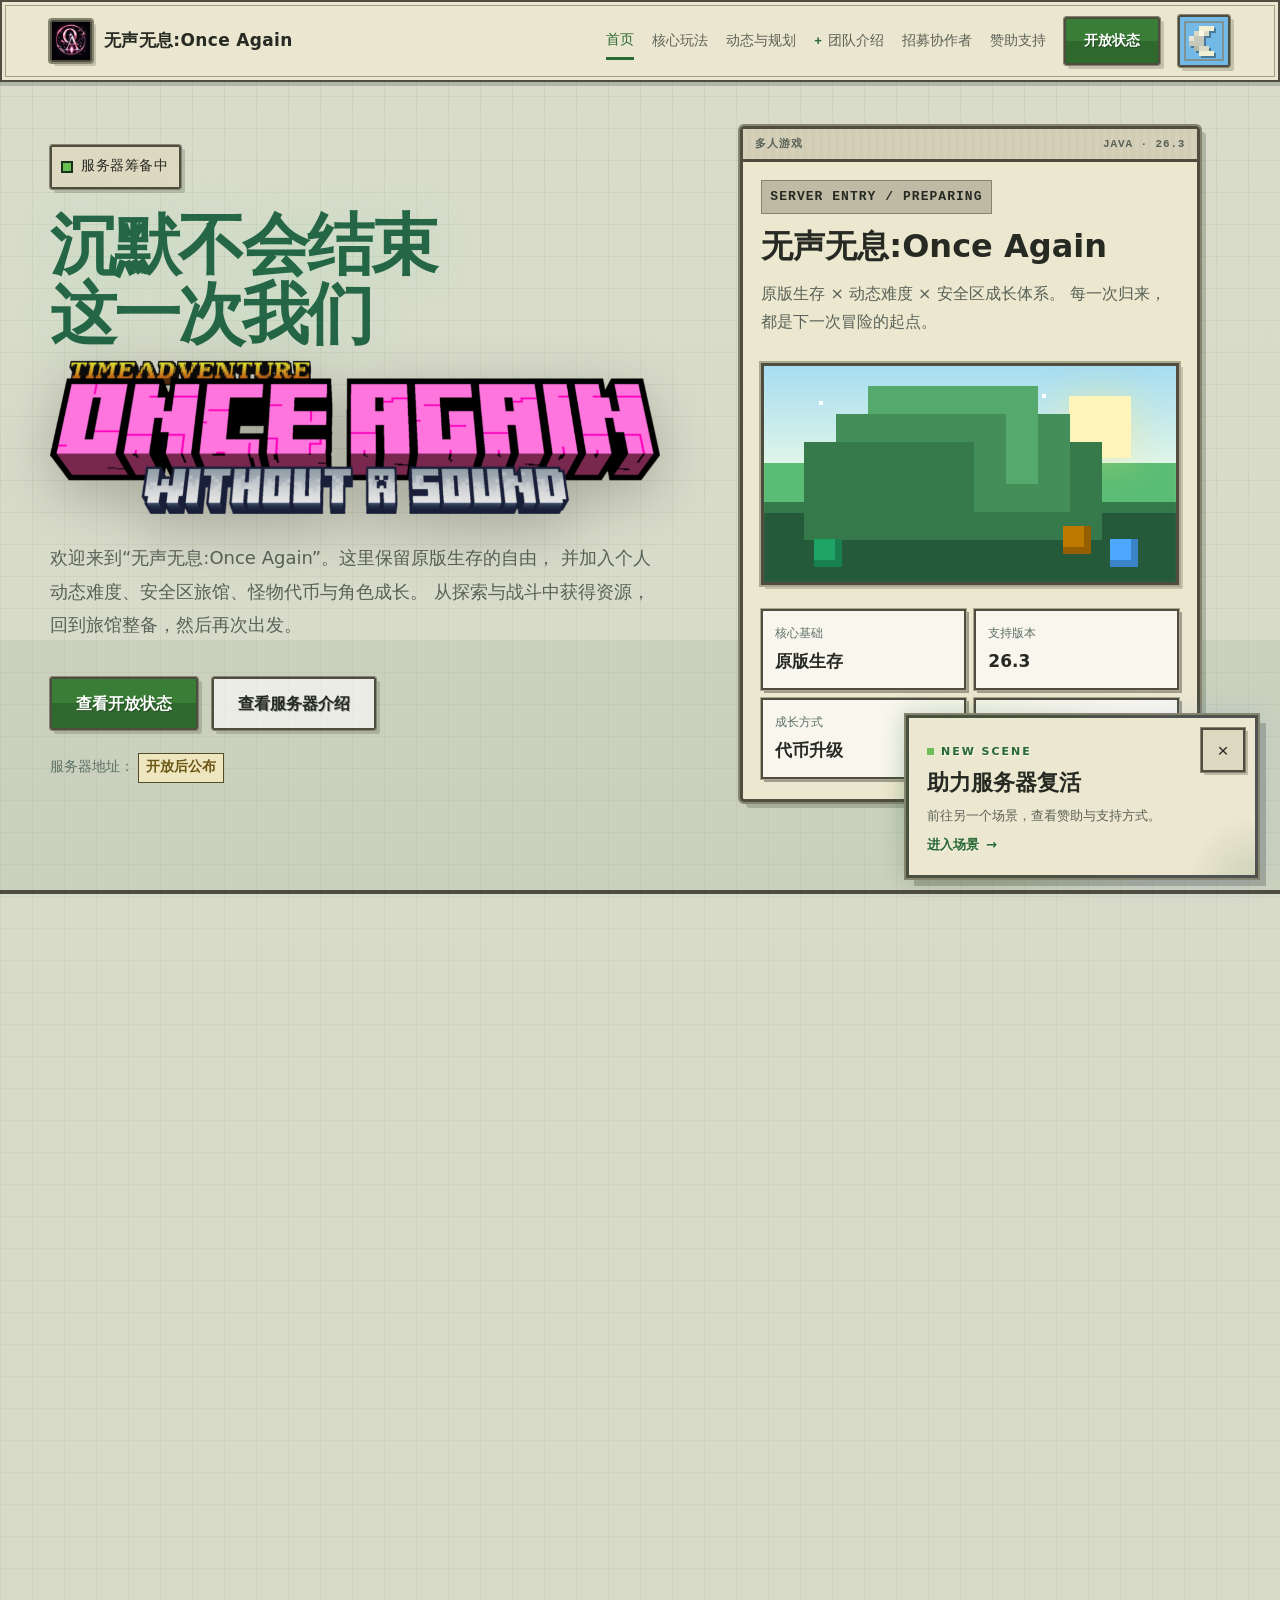
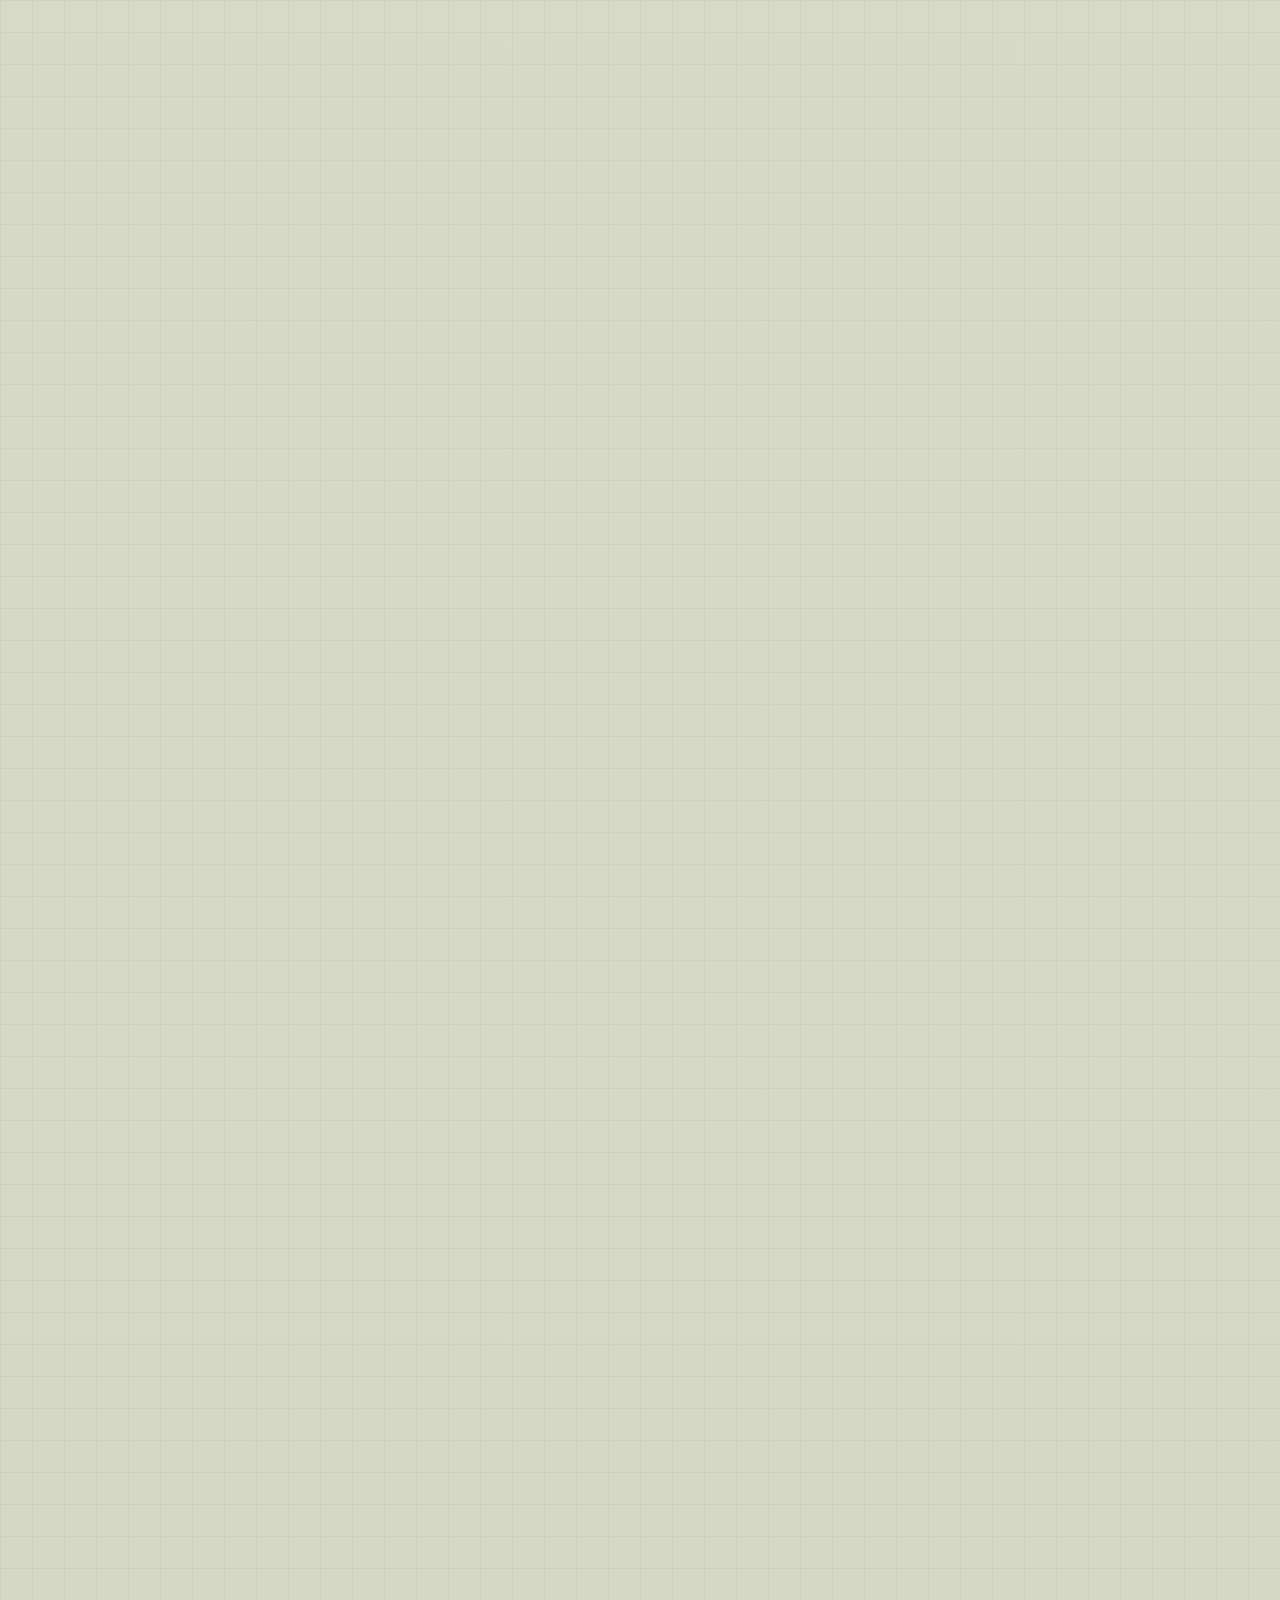
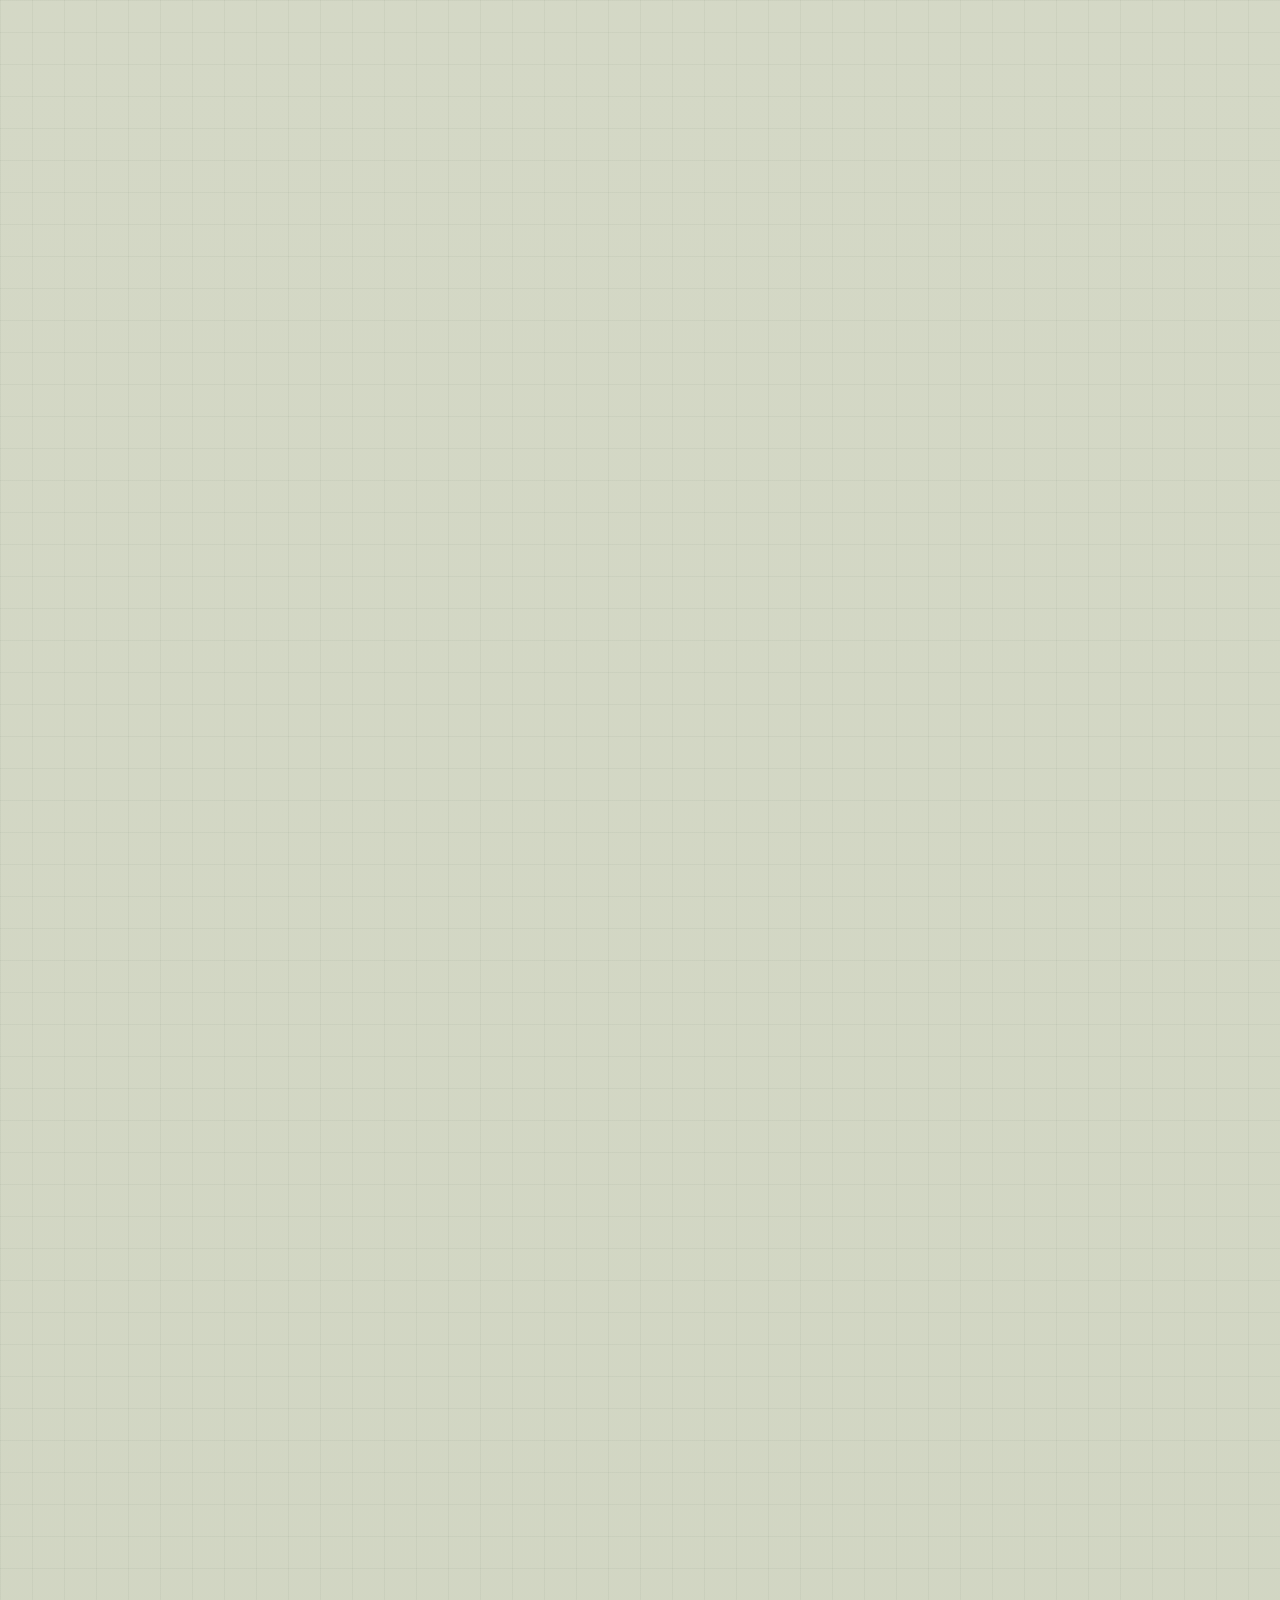
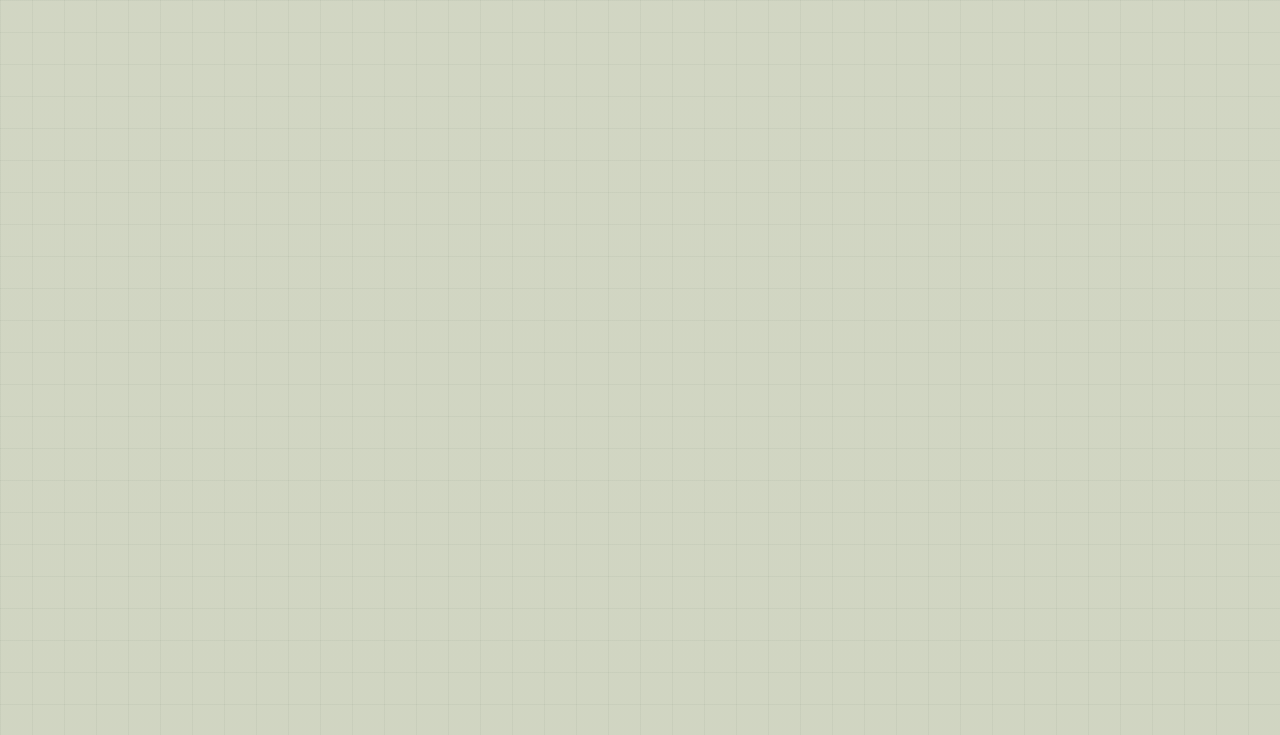
<file: index.html>
<!DOCTYPE html>
<html lang="zh-CN">
<head>
  <meta charset="UTF-8">
  <script src="site-theme.js"></script>
  <meta name="viewport" content="width=device-width, initial-scale=1.0">
  <title>无声无息:Once Again｜Minecraft 服务器</title>
  <meta name="description" content="无声无息:Once Again Minecraft 服务器官方网站。了解原版生存、动态难度、安全区旅馆与代币成长规划，查看筹备动态、团队和支持方式。">
  <style>
    :root {
      color-scheme: dark;
      --background: #050908;
      --background-secondary: #09120f;
      --navbar-background: rgba(5, 9, 8, 0.76);
      --card-background: rgba(15, 29, 24, 0.82);
      --card-background-hover: rgba(22, 43, 35, 0.92);
      --card-border: rgba(112, 255, 178, 0.14);
      --card-border-hover: rgba(112, 255, 178, 0.42);
      --primary: #70efad;
      --primary-dark: #32bd79;
      --accent: #ffd166;
      --text: #f5fff9;
      --text-muted: #a7bab0;
      --text-soft: #7f9188;
      --line: rgba(255, 255, 255, 0.07);
      --grid-line: rgba(112, 239, 173, 0.035);
      --shadow:
        0 24px 70px rgba(0, 0, 0, 0.38);
      --shadow-small:
        0 12px 35px rgba(0, 0, 0, 0.24);
      --button-text: #03160c;
      --scene-sky-top: #132d27;
      --scene-sky-bottom: #1f5b43;
      --scene-ground-one: #267b52;
      --scene-ground-two: #173d2e;
      --scene-ground-three: #091a14;
      --moon-color: #e0fff2;
      --theme-button-background: rgba(255, 255, 255, 0.06);
      --theme-button-hover: rgba(112, 239, 173, 0.13);
      --selection-background: rgba(112, 239, 173, 0.3);
    }
    html[data-theme="light"] {
      color-scheme: light;
      --background: #f4f8f5;
      --background-secondary: #edf4ef;
      --navbar-background: rgba(247, 251, 248, 0.8);
      --card-background: rgba(255, 255, 255, 0.82);
      --card-background-hover: rgba(255, 255, 255, 0.98);
      --card-border: rgba(26, 116, 73, 0.12);
      --card-border-hover: rgba(27, 156, 91, 0.38);
      --primary: #1ea464;
      --primary-dark: #137345;
      --accent: #bd7900;
      --text: #13241b;
      --text-muted: #5d7065;
      --text-soft: #819087;
      --line: rgba(10, 39, 23, 0.09);
      --grid-line: rgba(30, 164, 100, 0.045);
      --shadow:
        0 24px 70px rgba(29, 67, 46, 0.12);
      --shadow-small:
        0 12px 35px rgba(29, 67, 46, 0.1);
      --button-text: #ffffff;
      --scene-sky-top: #a6ddf1;
      --scene-sky-bottom: #dff5e8;
      --scene-ground-one: #5bbd75;
      --scene-ground-two: #337a4a;
      --scene-ground-three: #245939;
      --moon-color: #fff4ba;
      --theme-button-background: rgba(19, 74, 42, 0.06);
      --theme-button-hover: rgba(30, 164, 100, 0.12);
      --selection-background: rgba(30, 164, 100, 0.22);
    }
    * {
      box-sizing: border-box;
      margin: 0;
      padding: 0;
    }
    html {
      scroll-behavior: smooth;
      background: var(--background);
    }
    body {
      min-height: 100vh;
      font-family:
        "Microsoft YaHei",
        "PingFang SC",
        system-ui,
        -apple-system,
        BlinkMacSystemFont,
        Arial,
        sans-serif;
      color: var(--text);
      background:
        radial-gradient(
          circle at 12% 10%,
          rgba(48, 189, 121, 0.16),
          transparent 31%
        ),
        radial-gradient(
          circle at 88% 33%,
          rgba(112, 239, 173, 0.1),
          transparent 27%
        ),
        linear-gradient(
          180deg,
          var(--background) 0%,
          var(--background-secondary) 52%,
          var(--background) 100%
        );
      line-height: 1.7;
      overflow-x: hidden;
      transition:
        background-color 0.6s ease,
        color 0.45s ease;
    }
    html[data-theme="light"] body {
      background:
        radial-gradient(
          circle at 12% 10%,
          rgba(30, 164, 100, 0.11),
          transparent 31%
        ),
        radial-gradient(
          circle at 88% 33%,
          rgba(255, 209, 102, 0.11),
          transparent 28%
        ),
        linear-gradient(
          180deg,
          var(--background) 0%,
          var(--background-secondary) 52%,
          var(--background) 100%
        );
    }
    ::selection {
      background: var(--selection-background);
      color: var(--text);
    }
    a {
      color: inherit;
      text-decoration: none;
    }
    button {
      font: inherit;
    }
    img {
      display: block;
      max-width: 100%;
    }
    .container {
      width: min(1180px, calc(100% - 40px));
      margin: 0 auto;
    }
    .navbar,
    .server-card,
    .stat-card,
    .feature-card,
    .news-card,
    .contact-card,
    .join-box,
    .card-info-item,
    .button-secondary,
    .theme-toggle,
    footer,
    .ip-box {
      transition:
        background-color 0.45s ease,
        background 0.45s ease,
        border-color 0.45s ease,
        color 0.45s ease,
        box-shadow 0.45s ease;
    }
    .theme-transition-circle {
      position: fixed;
      left: 0;
      top: 0;
      width: 20px;
      height: 20px;
      border-radius: 50%;
      opacity: 0;
      z-index: 99999;
      pointer-events: none;
      transform: translate(-50%, -50%) scale(0);
    }
    .theme-transition-circle.active {
      animation: themeCircleExpand 0.72s cubic-bezier(0.65, 0, 0.2, 1);
    }
    @keyframes themeCircleExpand {
      0% {
        opacity: 1;
        transform: translate(-50%, -50%) scale(0);
      }
      70% {
        opacity: 1;
      }
      100% {
        opacity: 0;
        transform: translate(-50%, -50%) scale(180);
      }
    }
    .navbar {
      position: fixed;
      top: 0;
      left: 0;
      width: 100%;
      z-index: 1000;
      background: var(--navbar-background);
      backdrop-filter: blur(20px);
      -webkit-backdrop-filter: blur(20px);
      border-bottom: 1px solid var(--line);
    }
    .navbar.scrolled {
      box-shadow: var(--shadow-small);
    }
    .nav-inner {
      min-height: 74px;
      display: flex;
      align-items: center;
      justify-content: space-between;
      gap: 28px;
    }
    .logo {
      display: flex;
      align-items: center;
      gap: 12px;
      font-weight: 900;
      letter-spacing: 0.5px;
    }
    .logo-icon {
      position: relative;
      width: 42px;
      height: 42px;
      display: grid;
      place-items: center;
      overflow: hidden;
      border-radius: 11px;
      background:
        linear-gradient(
          135deg,
          var(--primary) 0 50%,
          var(--primary-dark) 50% 100%
        );
      color: var(--button-text);
      font-size: 22px;
      box-shadow:
        0 10px 28px rgba(45, 188, 118, 0.25);
      transition:
        transform 0.35s ease,
        box-shadow 0.35s ease;
    }
    .logo-icon::after {
      content: "";
      position: absolute;
      top: -80%;
      left: -80%;
      width: 70%;
      height: 260%;
      background:
        linear-gradient(
          90deg,
          transparent,
          rgba(255, 255, 255, 0.55),
          transparent
        );
      transform: rotate(25deg);
      transition: left 0.6s ease;
    }
    .logo:hover .logo-icon {
      transform: rotate(-5deg) scale(1.06);
      box-shadow:
        0 14px 34px rgba(45, 188, 118, 0.35);
    }
    .logo:hover .logo-icon::after {
      left: 150%;
    }
    .logo-name {
      font-size: 17px;
      color: var(--text);
    }
    .nav-right {
      display: flex;
      align-items: center;
      gap: 18px;
    }
    .nav-links {
      display: flex;
      align-items: center;
      gap: 25px;
      color: var(--text-muted);
      font-size: 15px;
    }
    .nav-links a {
      position: relative;
      transition:
        color 0.25s ease,
        transform 0.25s ease;
    }
    .nav-links a:not(.nav-button)::after {
      content: "";
      position: absolute;
      left: 50%;
      bottom: -8px;
      width: 100%;
      height: 2px;
      border-radius: 999px;
      background: var(--primary);
      transform:
        translateX(-50%)
        scaleX(0);
      transition:
        transform 0.28s ease;
    }
    .nav-links a:not(.nav-button):hover {
      color: var(--primary);
      transform: translateY(-1px);
    }
    .nav-links a:not(.nav-button):hover::after {
      transform:
        translateX(-50%)
        scaleX(1);
    }
    .nav-button {
      padding: 10px 18px;
      border-radius: 10px;
      background: var(--primary);
      color: var(--button-text);
      font-weight: 900;
      box-shadow:
        0 9px 24px rgba(45, 188, 118, 0.18);
      transition:
        transform 0.25s ease,
        box-shadow 0.25s ease,
        background-color 0.25s ease;
    }
    .nav-button:hover {
      transform: translateY(-3px);
      box-shadow:
        0 15px 34px rgba(45, 188, 118, 0.3);
    }
    .theme-toggle {
      position: relative;
      width: 46px;
      height: 46px;
      flex-shrink: 0;
      display: grid;
      place-items: center;
      overflow: hidden;
      border: 1px solid var(--line);
      border-radius: 50%;
      background: var(--theme-button-background);
      color: var(--text);
      cursor: pointer;
      box-shadow:
        inset 0 0 0 1px rgba(255, 255, 255, 0.01);
      transition:
        transform 0.35s ease,
        background-color 0.35s ease,
        border-color 0.35s ease,
        box-shadow 0.35s ease;
    }
    .theme-toggle:hover {
      transform: translateY(-3px) rotate(6deg);
      background: var(--theme-button-hover);
      border-color: var(--card-border-hover);
      box-shadow:
        0 12px 30px rgba(30, 164, 100, 0.16);
    }
    .theme-toggle:active {
      transform: scale(0.9);
    }
    .theme-icon {
      position: absolute;
      width: 21px;
      height: 21px;
      transition:
        opacity 0.45s ease,
        transform 0.55s cubic-bezier(0.2, 0.8, 0.2, 1);
    }
    .sun-icon {
      border-radius: 50%;
      background: #ffcf5a;
      box-shadow:
        0 0 16px rgba(255, 207, 90, 0.55);
    }
    .sun-icon::before,
    .sun-icon::after {
      content: "";
      position: absolute;
      left: 50%;
      top: 50%;
      width: 30px;
      height: 2px;
      border-radius: 999px;
      background: #ffcf5a;
    }
    .sun-icon::before {
      transform:
        translate(-50%, -50%)
        rotate(0deg);
      box-shadow:
        0 0 8px rgba(255, 207, 90, 0.35);
    }
    .sun-icon::after {
      transform:
        translate(-50%, -50%)
        rotate(90deg);
    }
    .sun-rays {
      position: absolute;
      width: 30px;
      height: 2px;
      border-radius: 999px;
      background: #ffcf5a;
      transform: rotate(45deg);
    }
    .sun-rays::after {
      content: "";
      position: absolute;
      width: 30px;
      height: 2px;
      border-radius: 999px;
      background: #ffcf5a;
      transform: rotate(90deg);
    }
    .moon-icon-small {
      border-radius: 50%;
      background: #e3edff;
      box-shadow:
        0 0 16px rgba(188, 213, 255, 0.35);
    }
    .moon-icon-small::after {
      content: "";
      position: absolute;
      top: -3px;
      left: 7px;
      width: 21px;
      height: 21px;
      border-radius: 50%;
      background: var(--theme-button-background);
      transition:
        background-color 0.45s ease;
    }
    html:not([data-theme="light"]) .sun-icon,
    html:not([data-theme="light"]) .sun-rays {
      opacity: 1;
      transform: scale(1) rotate(0deg);
    }
    html:not([data-theme="light"]) .moon-icon-small {
      opacity: 0;
      transform: scale(0.4) rotate(-100deg);
    }
    html[data-theme="light"] .sun-icon,
    html[data-theme="light"] .sun-rays {
      opacity: 0;
      transform: scale(0.4) rotate(120deg);
    }
    html[data-theme="light"] .moon-icon-small {
      opacity: 1;
      transform: scale(1) rotate(0deg);
    }
    .menu-button {
      display: none;
      width: 46px;
      height: 46px;
      border: 1px solid var(--line);
      border-radius: 12px;
      background: var(--theme-button-background);
      color: var(--text);
      font-size: 25px;
      cursor: pointer;
      transition:
        transform 0.25s ease,
        background-color 0.25s ease;
    }
    .menu-button:hover {
      transform: translateY(-2px);
      background: var(--theme-button-hover);
    }
    .hero {
      position: relative;
      min-height: 100vh;
      display: flex;
      align-items: center;
      padding: 138px 0 88px;
      overflow: hidden;
    }
    .hero::before {
      content: "";
      position: absolute;
      inset: 0;
      background-image:
        linear-gradient(
          var(--grid-line) 1px,
          transparent 1px
        ),
        linear-gradient(
          90deg,
          var(--grid-line) 1px,
          transparent 1px
        );
      background-size: 50px 50px;
      mask-image:
        linear-gradient(
          to bottom,
          black,
          transparent 92%
        );
      pointer-events: none;
    }
    .hero-orb {
      position: absolute;
      border-radius: 50%;
      filter: blur(2px);
      opacity: 0.5;
      pointer-events: none;
      animation:
        orbFloat 7s ease-in-out infinite;
    }
    .hero-orb-one {
      top: 20%;
      left: 5%;
      width: 12px;
      height: 12px;
      background: var(--primary);
      box-shadow:
        0 0 28px var(--primary);
    }
    .hero-orb-two {
      top: 30%;
      right: 7%;
      width: 8px;
      height: 8px;
      background: var(--accent);
      box-shadow:
        0 0 25px var(--accent);
      animation-delay: -2s;
    }
    .hero-orb-three {
      bottom: 15%;
      left: 42%;
      width: 7px;
      height: 7px;
      background: #62aaff;
      box-shadow:
        0 0 20px #62aaff;
      animation-delay: -4s;
    }
    @keyframes orbFloat {
      0%,
      100% {
        transform: translateY(0) scale(1);
      }
      50% {
        transform: translateY(-28px) scale(1.2);
      }
    }
    .hero-grid {
      position: relative;
      z-index: 1;
      display: grid;
      grid-template-columns: 1.08fr 0.92fr;
      align-items: center;
      gap: 70px;
    }
    .server-status {
      display: inline-flex;
      align-items: center;
      gap: 10px;
      margin-bottom: 24px;
      padding: 8px 15px;
      border-radius: 999px;
      border: 1px solid var(--card-border);
      background: rgba(101, 230, 164, 0.07);
      color: var(--primary);
      font-size: 14px;
      box-shadow:
        inset 0 0 22px rgba(101, 230, 164, 0.035);
    }
    html[data-theme="light"] .server-status {
      background: rgba(30, 164, 100, 0.07);
    }
    .status-dot {
      width: 9px;
      height: 9px;
      border-radius: 50%;
      background: var(--primary);
      box-shadow:
        0 0 16px var(--primary);
      animation:
        statusBlink 1.6s infinite;
    }
    @keyframes statusBlink {
      0%,
      100% {
        opacity: 1;
        transform: scale(1);
      }
      50% {
        opacity: 0.35;
        transform: scale(0.72);
      }
    }
    .hero-title {
      max-width: 780px;
      font-size:
        clamp(48px, 7vw, 92px);
      line-height: 1.03;
      letter-spacing: -4px;
    }
    .hero-title span {
      position: relative;
      color: var(--primary);
      text-shadow:
        0 0 38px rgba(101, 230, 164, 0.18);
    }
    .hero-title span::after {
      content: "";
      position: absolute;
      left: 3%;
      bottom: -7px;
      width: 94%;
      height: 6px;
      border-radius: 50%;
      background:
        linear-gradient(
          90deg,
          transparent,
          var(--primary),
          transparent
        );
      opacity: 0.34;
      filter: blur(2px);
    }
    .hero-description {
      max-width: 650px;
      margin-top: 27px;
      color: var(--text-muted);
      font-size: 18px;
    }
    .hero-actions {
      display: flex;
      align-items: center;
      flex-wrap: wrap;
      gap: 14px;
      margin-top: 36px;
    }
    .button {
      position: relative;
      min-height: 53px;
      padding: 0 24px;
      display: inline-flex;
      align-items: center;
      justify-content: center;
      gap: 9px;
      overflow: hidden;
      border: 1px solid transparent;
      border-radius: 12px;
      cursor: pointer;
      font-weight: 900;
      transition:
        transform 0.28s ease,
        box-shadow 0.28s ease,
        border-color 0.28s ease,
        color 0.28s ease,
        background-color 0.28s ease;
    }
    .button::after {
      content: "";
      position: absolute;
      top: -100%;
      left: -80%;
      width: 50%;
      height: 300%;
      background:
        linear-gradient(
          90deg,
          transparent,
          rgba(255, 255, 255, 0.45),
          transparent
        );
      transform: rotate(20deg);
      transition: left 0.65s ease;
    }
    .button:hover::after {
      left: 150%;
    }
    .button-primary {
      background: var(--primary);
      color: var(--button-text);
      box-shadow:
        0 12px 32px rgba(45, 188, 118, 0.2);
    }
    .button-primary:hover {
      transform: translateY(-4px) scale(1.015);
      box-shadow:
        0 18px 42px rgba(45, 188, 118, 0.31);
    }
    .button-primary:active {
      transform: translateY(0) scale(0.97);
    }
    .button-secondary {
      background: rgba(255, 255, 255, 0.04);
      border-color: var(--line);
      color: var(--text);
    }
    html[data-theme="light"] .button-secondary {
      background: rgba(255, 255, 255, 0.6);
    }
    .button-secondary:hover {
      transform: translateY(-4px);
      border-color: var(--primary);
      color: var(--primary);
      box-shadow:
        0 14px 35px rgba(30, 164, 100, 0.12);
    }
    .hero-server-address {
      margin-top: 23px;
      color: var(--text-muted);
      font-size: 14px;
    }
    .hero-server-address strong {
      color: var(--accent);
    }
    .hero-visual {
      position: relative;
      min-height: 510px;
      display: grid;
      place-items: center;
      perspective: 1200px;
    }
    .visual-glow {
      position: absolute;
      width: 390px;
      height: 390px;
      border-radius: 50%;
      background:
        rgba(55, 205, 127, 0.16);
      filter: blur(75px);
      animation:
        glowPulse 4.5s ease-in-out infinite;
    }
    @keyframes glowPulse {
      0%,
      100% {
        transform: scale(0.94);
        opacity: 0.65;
      }
      50% {
        transform: scale(1.08);
        opacity: 1;
      }
    }
    .server-card {
      position: relative;
      width: min(440px, 100%);
      padding: 34px;
      border: 1px solid var(--card-border);
      border-radius: 28px;
      background:
        linear-gradient(
          150deg,
          var(--card-background-hover),
          var(--card-background)
        );
      box-shadow: var(--shadow);
      transform:
        rotateY(-4deg)
        rotateX(2deg)
        rotateZ(1.5deg);
      transform-style: preserve-3d;
      transition:
        transform 0.45s cubic-bezier(0.2, 0.8, 0.2, 1),
        box-shadow 0.45s ease,
        background-color 0.45s ease,
        border-color 0.45s ease;
    }
    .server-card:hover {
      transform:
        rotateY(0deg)
        rotateX(0deg)
        rotateZ(0deg)
        translateY(-10px);
      box-shadow:
        0 35px 90px rgba(0, 0, 0, 0.42);
      border-color: var(--card-border-hover);
    }
    html[data-theme="light"] .server-card:hover {
      box-shadow:
        0 35px 90px rgba(32, 78, 51, 0.17);
    }
    .card-label {
      color: var(--primary);
      font-size: 13px;
      font-weight: 900;
      letter-spacing: 2px;
    }
    .card-title {
      margin-top: 10px;
      font-size: 32px;
      line-height: 1.25;
    }
    .card-description {
      margin-top: 14px;
      color: var(--text-muted);
    }
    .block-scene {
      position: relative;
      height: 220px;
      margin-top: 28px;
      overflow: hidden;
      border-radius: 20px;
      background:
        linear-gradient(
          var(--scene-sky-top) 0%,
          var(--scene-sky-bottom) 45%,
          var(--scene-ground-one) 45%,
          var(--scene-ground-one) 63%,
          var(--scene-ground-two) 63%,
          var(--scene-ground-two) 68%,
          var(--scene-ground-three) 68%,
          var(--scene-ground-three) 100%
        );
      box-shadow:
        inset 0 0 40px rgba(0, 0, 0, 0.16);
    }
    .scene-star {
      position: absolute;
      width: 3px;
      height: 3px;
      border-radius: 50%;
      background: white;
      box-shadow:
        0 0 7px rgba(255, 255, 255, 0.9);
      animation:
        starBlink 2.4s ease-in-out infinite;
    }
    .scene-star.one {
      top: 35px;
      left: 55px;
    }
    .scene-star.two {
      top: 65px;
      left: 145px;
      animation-delay: -0.8s;
    }
    .scene-star.three {
      top: 28px;
      right: 130px;
      animation-delay: -1.5s;
    }
    @keyframes starBlink {
      0%,
      100% {
        opacity: 0.25;
        transform: scale(0.7);
      }
      50% {
        opacity: 1;
        transform: scale(1.5);
      }
    }
    .moon {
      position: absolute;
      top: 30px;
      right: 45px;
      width: 72px;
      height: 72px;
      border-radius: 50%;
      background: var(--moon-color);
      box-shadow:
        0 0 38px rgba(216, 255, 240, 0.42);
      animation:
        moonFloat 5s ease-in-out infinite;
    }
    html[data-theme="light"] .moon {
      box-shadow:
        0 0 38px rgba(255, 226, 112, 0.42);
    }
    .moon::after {
      content: "";
      position: absolute;
      top: -8px;
      left: 22px;
      width: 72px;
      height: 72px;
      border-radius: 50%;
      background: var(--scene-sky-top);
      transition:
        background-color 0.45s ease;
    }
    @keyframes moonFloat {
      0%,
      100% {
        transform: translateY(0);
      }
      50% {
        transform: translateY(-8px);
      }
    }
    .block-mountain {
      position: absolute;
      left: 40px;
      bottom: 42px;
      width: 170px;
      height: 98px;
      background: #173d2c;
      box-shadow:
        32px -28px 0 #1d5239,
        64px -56px 0 #287550,
        96px -28px 0 #1d5239,
        128px 0 0 #173d2c;
    }
    html[data-theme="light"] .block-mountain {
      background: #367a4b;
      box-shadow:
        32px -28px 0 #438e59,
        64px -56px 0 #56a96c,
        96px -28px 0 #438e59,
        128px 0 0 #367a4b;
    }
    .small-block {
      position: absolute;
      width: 28px;
      height: 28px;
      background: var(--primary);
      box-shadow:
        inset -7px -7px 0 rgba(0, 0, 0, 0.22);
      animation:
        blockFloat 3.5s ease-in-out infinite;
    }
    .small-block.one {
      left: 50px;
      bottom: 15px;
    }
    .small-block.two {
      right: 85px;
      bottom: 28px;
      background: var(--accent);
      animation-delay: -1.1s;
    }
    .small-block.three {
      right: 38px;
      bottom: 15px;
      background: #4ca8ff;
      animation-delay: -2s;
    }
    @keyframes blockFloat {
      0%,
      100% {
        transform: translateY(0) rotate(0deg);
      }
      50% {
        transform: translateY(-7px) rotate(3deg);
      }
    }
    .card-info-grid {
      display: grid;
      grid-template-columns:
        repeat(2, 1fr);
      gap: 14px;
      margin-top: 24px;
    }
    .card-info-item {
      padding: 17px;
      border-radius: 14px;
      background:
        rgba(255, 255, 255, 0.04);
      border:
        1px solid var(--line);
      transition:
        transform 0.3s ease,
        background-color 0.3s ease,
        border-color 0.3s ease;
    }
    html[data-theme="light"] .card-info-item {
      background:
        rgba(255, 255, 255, 0.64);
    }
    .card-info-item:hover {
      transform: translateY(-4px);
      border-color:
        var(--card-border-hover);
      background:
        var(--card-background-hover);
    }
    .card-info-item span {
      display: block;
      color: var(--text-muted);
      font-size: 12px;
    }
    .card-info-item strong {
      display: block;
      margin-top: 4px;
      font-size: 17px;
    }
    section {
      padding: 105px 0;
    }
    .section-heading {
      max-width: 760px;
      margin-bottom: 48px;
    }
    .eyebrow {
      color: var(--primary);
      font-size: 14px;
      font-weight: 900;
      letter-spacing: 2px;
      text-transform: uppercase;
    }
    .section-heading h2 {
      margin-top: 10px;
      font-size:
        clamp(34px, 5vw, 56px);
      line-height: 1.15;
      letter-spacing: -2px;
    }
    .section-heading p {
      margin-top: 16px;
      color: var(--text-muted);
      font-size: 17px;
    }
    .reveal,
    .reveal-left,
    .reveal-right {
      opacity: 0;
      filter: none;
      transition:
        opacity 0.42s cubic-bezier(0.22, 0.7, 0.2, 1),
        translate 0.52s cubic-bezier(0.2, 0.78, 0.2, 1);
    }
    .reveal { translate: 0 18px; }
    .reveal-left { translate: -22px 0; }
    .reveal-right { translate: 22px 0; }
    .reveal.reveal-active,
    .reveal-left.reveal-active,
    .reveal-right.reveal-active {
      opacity: 1;
      translate: 0 0;
    }
    .reveal,
    .reveal-left,
    .reveal-right {
      transition-delay:
        var(--delay, 0ms);
    }
    .stats {
      padding-top: 0;
    }
    .stats-grid {
      display: grid;
      grid-template-columns:
        repeat(4, 1fr);
      gap: 18px;
    }
    .stat-card {
      position: relative;
      overflow: hidden;
      padding: 28px;
      border-radius: 18px;
      background: var(--card-background);
      border: 1px solid var(--card-border);
      box-shadow:
        0 10px 35px rgba(0, 0, 0, 0.06);
      transition:
        transform 0.35s ease,
        border-color 0.35s ease,
        background-color 0.35s ease,
        box-shadow 0.35s ease;
    }
    .stat-card::after {
      content: "";
      position: absolute;
      top: -45px;
      right: -45px;
      width: 100px;
      height: 100px;
      border-radius: 50%;
      background:
        rgba(112, 239, 173, 0.12);
      filter: blur(10px);
      transition:
        transform 0.4s ease;
    }
    .stat-card:hover {
      transform: translateY(-8px);
      border-color:
        var(--card-border-hover);
      background:
        var(--card-background-hover);
      box-shadow: var(--shadow-small);
    }
    .stat-card:hover::after {
      transform: scale(1.5);
    }
    .stat-card strong {
      position: relative;
      z-index: 1;
      display: block;
      color: var(--primary);
      font-size: 34px;
    }
    .stat-card > span {
      position: relative;
      z-index: 1;
      color: var(--text-muted);
      font-size: 14px;
    }
    .feature-grid {
      display: grid;
      grid-template-columns:
        repeat(3, 1fr);
      gap: 22px;
    }
    .feature-card {
      position: relative;
      min-height: 275px;
      overflow: hidden;
      padding: 30px;
      border-radius: 22px;
      border:
        1px solid var(--card-border);
      background:
        linear-gradient(
          145deg,
          var(--card-background-hover),
          var(--card-background)
        );
      transition:
        transform 0.38s cubic-bezier(0.2, 0.75, 0.2, 1),
        border-color 0.35s ease,
        box-shadow 0.35s ease;
    }
    .feature-card::before {
      content: "";
      position: absolute;
      left: -80px;
      bottom: -100px;
      width: 190px;
      height: 190px;
      border-radius: 50%;
      background:
        rgba(112, 239, 173, 0.08);
      filter: blur(4px);
      transition:
        transform 0.45s ease,
        opacity 0.45s ease;
    }
    .feature-card::after {
      content: "";
      position: absolute;
      top: 0;
      left: -100%;
      width: 80%;
      height: 1px;
      background:
        linear-gradient(
          90deg,
          transparent,
          var(--primary),
          transparent
        );
      transition:
        left 0.65s ease;
    }
    .feature-card:hover {
      transform:
        translateY(-10px)
        scale(1.012);
      border-color:
        var(--card-border-hover);
      box-shadow: var(--shadow-small);
    }
    .feature-card:hover::before {
      transform: scale(1.4);
    }
    .feature-card:hover::after {
      left: 120%;
    }
    .feature-icon {
      position: relative;
      z-index: 1;
      width: 56px;
      height: 56px;
      display: grid;
      place-items: center;
      border-radius: 15px;
      background:
        rgba(101, 230, 164, 0.1);
      color: var(--primary);
      font-size: 27px;
      transition:
        transform 0.4s cubic-bezier(0.2, 0.8, 0.2, 1),
        background-color 0.35s ease,
        box-shadow 0.35s ease;
    }
    .feature-card:hover .feature-icon {
      transform:
        rotate(-8deg)
        scale(1.12);
      background:
        rgba(101, 230, 164, 0.17);
      box-shadow:
        0 10px 26px rgba(40, 174, 107, 0.16);
    }
    .feature-card h3 {
      position: relative;
      z-index: 1;
      margin-top: 27px;
      font-size: 23px;
    }
    .feature-card p {
      position: relative;
      z-index: 1;
      margin-top: 12px;
      color: var(--text-muted);
    }
    .news-grid {
      display: grid;
      grid-template-columns:
        1.2fr 0.8fr;
      gap: 24px;
    }
    .news-card {
      position: relative;
      overflow: hidden;
      padding: 30px;
      border-radius: 22px;
      background: var(--card-background);
      border: 1px solid var(--card-border);
      transition:
        transform 0.35s ease,
        border-color 0.35s ease,
        background-color 0.35s ease,
        box-shadow 0.35s ease;
    }
    .news-card::after {
      content: "";
      position: absolute;
      right: -40px;
      bottom: -40px;
      width: 110px;
      height: 110px;
      border-radius: 50%;
      background:
        rgba(112, 239, 173, 0.08);
      transition:
        transform 0.45s ease;
    }
    .news-card:hover {
      transform: translateY(-7px);
      border-color:
        var(--card-border-hover);
      background:
        var(--card-background-hover);
      box-shadow: var(--shadow-small);
    }
    .news-card:hover::after {
      transform: scale(1.5);
    }
    .news-card time,
    .news-card h3,
    .news-card p {
      position: relative;
      z-index: 1;
    }
    .news-card time {
      color: var(--primary);
      font-size: 13px;
    }
    .news-card h3 {
      margin-top: 10px;
      font-size: 24px;
    }
    .news-card p {
      margin-top: 12px;
      color: var(--text-muted);
    }
    .news-list {
      display: grid;
      gap: 16px;
    }
    .news-small {
      padding: 22px;
    }
    .news-small h3 {
      font-size: 19px;
    }
    .join-box {
      position: relative;
      overflow: hidden;
      padding: 66px;
      border-radius: 28px;
      border:
        1px solid var(--card-border-hover);
      background:
        linear-gradient(
          125deg,
          rgba(31, 102, 67, 0.78),
          rgba(7, 24, 17, 0.96)
        );
      box-shadow: var(--shadow);
    }
    html[data-theme="light"] .join-box {
      background:
        linear-gradient(
          125deg,
          rgba(206, 245, 220, 0.96),
          rgba(244, 251, 246, 0.98)
        );
    }
    .join-box::before {
      content: "";
      position: absolute;
      top: -120%;
      left: -20%;
      width: 35%;
      height: 340%;
      background:
        linear-gradient(
          90deg,
          transparent,
          rgba(255, 255, 255, 0.08),
          transparent
        );
      transform: rotate(22deg);
      animation:
        joinLightMove 6s ease-in-out infinite;
    }
    @keyframes joinLightMove {
      0% {
        left: -55%;
      }
      45%,
      100% {
        left: 135%;
      }
    }
    .join-box::after {
      content: "MC";
      position: absolute;
      right: -25px;
      bottom: -95px;
      color:
        rgba(255, 255, 255, 0.035);
      font-size: 280px;
      font-weight: 900;
      line-height: 1;
      pointer-events: none;
    }
    html[data-theme="light"] .join-box::after {
      color:
        rgba(20, 90, 52, 0.04);
    }
    .join-content {
      position: relative;
      z-index: 1;
      max-width: 780px;
    }
    .join-box h2 {
      font-size:
        clamp(36px, 5vw, 62px);
      line-height: 1.1;
    }
    .join-box p {
      margin-top: 18px;
      color: #c0d3c9;
      font-size: 17px;
    }
    html[data-theme="light"] .join-box p {
      color: var(--text-muted);
    }
    .ip-box {
      display: flex;
      align-items: center;
      gap: 14px;
      max-width: 620px;
      margin-top: 31px;
      padding: 10px 10px 10px 20px;
      border-radius: 15px;
      background:
        rgba(0, 0, 0, 0.25);
      border:
        1px solid rgba(255, 255, 255, 0.1);
    }
    html[data-theme="light"] .ip-box {
      background:
        rgba(255, 255, 255, 0.72);
      border-color:
        rgba(19, 74, 42, 0.11);
    }
    .ip-box code {
      flex: 1;
      overflow: hidden;
      color: var(--accent);
      font-size: 17px;
      white-space: nowrap;
      text-overflow: ellipsis;
    }
    .copy-button {
      position: relative;
      overflow: hidden;
      padding: 12px 19px;
      border: none;
      border-radius: 10px;
      background: var(--primary);
      color: var(--button-text);
      font-weight: 900;
      cursor: pointer;
      transition:
        transform 0.25s ease,
        box-shadow 0.25s ease;
    }
    .copy-button::after {
      content: "";
      position: absolute;
      top: -100%;
      left: -90%;
      width: 55%;
      height: 300%;
      background:
        linear-gradient(
          90deg,
          transparent,
          rgba(255, 255, 255, 0.55),
          transparent
        );
      transform: rotate(20deg);
      transition: left 0.6s ease;
    }
    .copy-button:hover {
      transform: translateY(-3px);
      box-shadow:
        0 12px 30px rgba(31, 176, 105, 0.28);
    }
    .copy-button:hover::after {
      left: 150%;
    }
    .copy-button.copy-success {
      animation:
        copySuccess 0.5s ease;
    }
    @keyframes copySuccess {
      0% {
        transform: scale(1);
      }
      45% {
        transform: scale(0.9);
      }
      75% {
        transform: scale(1.08);
      }
      100% {
        transform: scale(1);
      }
    }
    .join-notes {
      display: flex;
      flex-wrap: wrap;
      gap: 18px;
      margin-top: 21px;
      color: #bed2c7;
      font-size: 14px;
    }
    html[data-theme="light"] .join-notes {
      color: var(--text-muted);
    }
    .contact-grid {
      display: grid;
      grid-template-columns:
        repeat(3, 1fr);
      gap: 22px;
    }
    .contact-card {
      position: relative;
      overflow: hidden;
      padding: 28px;
      border-radius: 20px;
      background: var(--card-background);
      border: 1px solid var(--card-border);
      transition:
        transform 0.35s ease,
        border-color 0.35s ease,
        box-shadow 0.35s ease;
    }
    .contact-card:hover {
      transform: translateY(-8px);
      border-color:
        var(--card-border-hover);
      box-shadow: var(--shadow-small);
    }
    .contact-card span {
      color: var(--primary);
      font-size: 13px;
      font-weight: 900;
    }
    .contact-card h3 {
      margin-top: 8px;
      font-size: 22px;
    }
    .contact-card p {
      margin-top: 10px;
      color: var(--text-muted);
    }
    .contact-card a {
      position: relative;
      display: inline-block;
      margin-top: 18px;
      color: var(--accent);
      font-weight: 900;
    }
    .contact-card a::after {
      content: "";
      position: absolute;
      left: 0;
      bottom: -4px;
      width: 100%;
      height: 1px;
      background: var(--accent);
      transform: scaleX(0);
      transform-origin: left;
      transition:
        transform 0.25s ease;
    }
    .contact-card a:hover::after {
      transform: scaleX(1);
    }
    footer {
      padding: 45px 0;
      border-top:
        1px solid var(--line);
      color: var(--text-muted);
    }
    .footer-inner {
      display: flex;
      justify-content: space-between;
      gap: 24px;
      flex-wrap: wrap;
    }
    .footer-links {
      display: flex;
      flex-wrap: wrap;
      gap: 20px;
    }
    .footer-links a {
      transition:
        color 0.25s ease,
        transform 0.25s ease;
    }
    .footer-links a:hover {
      color: var(--primary);
      transform: translateY(-2px);
    }
    @media (max-width: 950px) {
      .nav-links {
        position: fixed;
        top: 84px;
        left: 20px;
        right: 20px;
        display: flex;
        flex-direction: column;
        align-items: stretch;
        gap: 8px;
        padding: 20px;
        border-radius: 18px;
        background:
          var(--card-background-hover);
        border:
          1px solid var(--card-border);
        box-shadow: var(--shadow);
        opacity: 0;
        visibility: hidden;
        transform:
          translateY(-15px)
          scale(0.97);
        transform-origin: top;
        transition:
          opacity 0.28s ease,
          visibility 0.28s ease,
          transform 0.32s cubic-bezier(0.2, 0.8, 0.2, 1);
      }
      .nav-links.open {
        opacity: 1;
        visibility: visible;
        transform:
          translateY(0)
          scale(1);
      }
      .nav-links a {
        padding: 11px 12px;
      }
      .nav-links a:not(.nav-button)::after {
        display: none;
      }
      .nav-button {
        text-align: center;
      }
      .menu-button {
        display: grid;
        place-items: center;
      }
      .hero-grid {
        grid-template-columns: 1fr;
        gap: 42px;
      }
      .hero-title {
        letter-spacing: -2px;
      }
      .hero-visual {
        min-height: auto;
      }
      .stats-grid {
        grid-template-columns:
          repeat(2, 1fr);
      }
      .feature-grid {
        grid-template-columns:
          repeat(2, 1fr);
      }
      .news-grid {
        grid-template-columns: 1fr;
      }
      .contact-grid {
        grid-template-columns: 1fr;
      }
      .join-box {
        padding: 48px 30px;
      }
    }
    @media (max-width: 600px) {
      .container {
        width:
          min(100% - 28px, 1180px);
      }
      .logo-name {
        max-width: 135px;
        overflow: hidden;
        white-space: nowrap;
        text-overflow: ellipsis;
      }
      .nav-right {
        gap: 9px;
      }
      .theme-toggle,
      .menu-button {
        width: 42px;
        height: 42px;
      }
      .hero {
        min-height: auto;
        padding-top: 125px;
      }
      .hero-actions {
        flex-direction: column;
        align-items: stretch;
      }
      .button {
        width: 100%;
      }
      .hero-title {
        letter-spacing: -1.5px;
      }
      .server-card {
        padding: 20px;
        border-radius: 21px;
        transform: none;
      }
      .server-card:hover {
        transform: translateY(-6px);
      }
      .block-scene {
        height: 190px;
      }
      section {
        padding: 78px 0;
      }
      .stats-grid,
      .feature-grid {
        grid-template-columns: 1fr;
      }
      .card-info-grid {
        grid-template-columns: 1fr;
      }
      .ip-box {
        flex-direction: column;
        align-items: stretch;
        padding: 14px;
      }
      .ip-box code {
        padding: 8px;
        text-align: center;
      }
      .copy-button {
        width: 100%;
      }
      .footer-inner {
        flex-direction: column;
      }
    }
    @media (prefers-reduced-motion: reduce) {
      html {
        scroll-behavior: auto;
      }
      *,
      *::before,
      *::after {
        animation-duration: 0.01ms !important;
        animation-iteration-count: 1 !important;
        transition-duration: 0.01ms !important;
        transition-delay: 0ms !important;
      }
      .reveal,
      .reveal-left,
      .reveal-right {
        opacity: 1;
        transform: none;
        filter: none;
      }
    }
    .hero-title {
      max-width: 720px;
      display: grid;
      gap: 0.04em;
      font-size: clamp(54px, 6.4vw, 88px);
      line-height: 0.98;
      letter-spacing: -0.055em;
    }
    .hero-title-line {
      display: block;
      width: max-content;
      max-width: 100%;
      white-space: nowrap;
    }
    .hero-title-brand {
      margin-top: 0.11em;
      letter-spacing: 0;
    }
    .hero-title > span::after {
      display: none;
    }
    .oa-wordmark {
      position: relative;
      display: inline-flex;
      align-items: center;
      gap: 0.08em;
      min-height: 0.92em;
      padding: 0.08em 0.22em 0.1em 0.28em;
      overflow: hidden;
      border: 2px solid rgba(255, 95, 157, 0.42);
      border-radius: 0.18em;
      background: rgba(255, 255, 255, 0.96);
      box-shadow:
        0 0.15em 0.45em rgba(255, 72, 144, 0.18),
        inset 0 0 0 1px rgba(255, 255, 255, 0.72);
      transform: skewX(-7deg);
      isolation: isolate;
    }
    .oa-wordmark::before {
      content: "";
      position: absolute;
      top: -35%;
      right: 20%;
      width: 0.18em;
      height: 170%;
      background: #ff4f9a;
      transform: rotate(16deg);
      opacity: 0.9;
      z-index: -1;
    }
    .oa-wordmark::after {
      content: "";
      position: absolute;
      inset: auto 0 0 0;
      height: 0.09em;
      background: linear-gradient(90deg, #ff4f9a, #ff86b9 60%, transparent);
    }
    .oa-slash {
      width: 0.12em;
      align-self: stretch;
      margin-right: 0.02em;
      background: #ff4f9a;
      transform: skewX(-12deg);
      box-shadow: 0 0 0.2em rgba(255, 79, 154, 0.35);
    }
    .oa-once,
    .oa-again {
      display: inline-block;
      font-family: Arial Black, Impact, "Microsoft YaHei", sans-serif;
      font-size: 0.58em;
      line-height: 1;
      letter-spacing: -0.055em;
      transform: skewX(7deg);
    }
    .oa-once {
      color: #ff4f9a;
    }
    .oa-again {
      padding: 0.12em 0.18em;
      border-radius: 0.11em;
      color: #ffffff;
      background: linear-gradient(135deg, #ff4f9a, #ff72ad);
      text-shadow: 0 1px 0 rgba(126, 0, 47, 0.18);
    }
    html:not([data-theme="light"]) .oa-wordmark {
      background: rgba(255, 255, 255, 0.97);
      box-shadow:
        0 0.18em 0.7em rgba(255, 79, 154, 0.24),
        0 0 0 1px rgba(255, 255, 255, 0.8);
    }
    .join-box-redesign {
      display: grid;
      grid-template-columns: minmax(0, 0.92fr) minmax(430px, 1.08fr);
      align-items: center;
      gap: clamp(36px, 6vw, 88px);
      min-height: 430px;
      padding: clamp(42px, 6vw, 76px);
    }
    .join-box-redesign::after {
      content: "OA";
      right: -0.04em;
      bottom: -0.26em;
      color: rgba(255, 79, 154, 0.055);
      font-size: clamp(190px, 24vw, 360px);
      letter-spacing: -0.12em;
    }
    .join-copy,
    .join-panel {
      position: relative;
      z-index: 2;
    }
    .join-title {
      max-width: 7em;
      margin-top: 12px;
      font-size: clamp(42px, 5vw, 68px);
      line-height: 1.02;
      letter-spacing: -0.05em;
    }
    .join-brand {
      display: flex;
      align-items: center;
      flex-wrap: wrap;
      gap: 10px;
      margin-top: 22px;
      font-weight: 900;
    }
    .join-brand-cn {
      font-size: clamp(24px, 2.7vw, 36px);
      color: var(--text);
    }
    .join-brand-divider {
      color: #ff4f9a;
      font-size: 28px;
    }
    .join-brand-oa {
      display: inline-flex;
      align-items: center;
      min-height: 42px;
      padding: 7px 14px;
      border-radius: 11px;
      color: #ffffff;
      background: linear-gradient(135deg, #ff4f9a, #ff78b2);
      box-shadow: 0 12px 28px rgba(255, 79, 154, 0.22);
      font-size: clamp(16px, 1.7vw, 22px);
      letter-spacing: 0.06em;
      transform: skewX(-7deg);
    }
    .join-description {
      max-width: 540px;
      margin-top: 24px !important;
      line-height: 1.85;
    }
    .join-panel {
      padding: 26px;
      border: 1px solid rgba(255, 255, 255, 0.12);
      border-radius: 24px;
      background: rgba(255, 255, 255, 0.09);
      backdrop-filter: blur(14px);
      box-shadow: 0 24px 55px rgba(0, 0, 0, 0.12);
    }
    html[data-theme="light"] .join-panel {
      border-color: rgba(255, 79, 154, 0.16);
      background: rgba(255, 255, 255, 0.76);
      box-shadow: 0 22px 50px rgba(65, 90, 75, 0.1);
    }
    .join-panel-label {
      display: block;
      margin-bottom: 12px;
      color: #ff6aa9;
      font-size: 12px;
      font-weight: 900;
      letter-spacing: 0.16em;
    }
    .join-ip-box {
      max-width: none;
      margin-top: 0;
      min-height: 74px;
      padding: 10px 10px 10px 20px;
      border-radius: 17px;
    }
    .join-ip-box code {
      font-size: clamp(16px, 1.6vw, 21px);
      font-weight: 800;
      letter-spacing: 0.015em;
    }
    .join-note-grid {
      display: grid;
      grid-template-columns: repeat(2, minmax(0, 1fr));
      gap: 12px;
      margin-top: 16px;
    }
    .join-note-grid span {
      display: flex;
      align-items: center;
      justify-content: space-between;
      gap: 12px;
      min-height: 50px;
      padding: 12px 14px;
      border: 1px solid rgba(255, 255, 255, 0.1);
      border-radius: 14px;
      background: rgba(255, 255, 255, 0.06);
      color: inherit;
    }
    .join-note-grid b {
      color: var(--text-muted);
      font-size: 12px;
      font-weight: 700;
    }
    html[data-theme="light"] .join-note-grid span {
      border-color: rgba(19, 74, 42, 0.09);
      background: rgba(255, 255, 255, 0.72);
    }
    @media (max-width: 1080px) {
      .hero-title {
        font-size: clamp(50px, 7vw, 78px);
      }
      .join-box-redesign {
        grid-template-columns: 1fr;
        gap: 34px;
      }
      .join-title {
        max-width: none;
      }
    }
    @media (max-width: 700px) {
      .hero-title {
        font-size: clamp(42px, 12vw, 62px);
        gap: 0.08em;
      }
      .hero-title-line {
        width: 100%;
      }
      .oa-wordmark {
        max-width: 100%;
      }
      .oa-once,
      .oa-again {
        font-size: 0.5em;
      }
      .join-box-redesign {
        min-height: 0;
        padding: 32px 20px;
        border-radius: 22px;
      }
      .join-title {
        font-size: clamp(38px, 11vw, 52px);
      }
      .join-panel {
        padding: 16px;
        border-radius: 18px;
      }
      .join-note-grid {
        grid-template-columns: 1fr;
      }
      .join-note-grid span {
        min-height: 46px;
      }
    }
    .theme-transition-circle,
    .theme-transition-circle.active {
      display: none !important;
      animation: none !important;
      opacity: 0 !important;
      pointer-events: none !important;
    }
    .hero-title .oa-wordmark {
      gap: 0.07em;
      padding: 0.075em 0.13em 0.085em 0.2em;
      border: 2px solid rgba(255, 79, 154, 0.58);
      background: rgba(255, 255, 255, 0.98);
      box-shadow:
        0 0.13em 0.42em rgba(255, 79, 154, 0.22),
        inset 0 0 0 1px rgba(255, 255, 255, 0.9);
    }
    .hero-title .oa-wordmark::before {
      right: 18%;
      background: rgba(255, 79, 154, 0.72);
    }
    .hero-title .oa-wordmark::after {
      height: 0.055em;
      background: linear-gradient(90deg, #ff4f9a, #ff87ba 70%, transparent);
    }
    .hero-title .oa-slash {
      background: #ff4f9a;
      box-shadow: 0 0 0.22em rgba(255, 79, 154, 0.38);
    }
    .hero-title .oa-once,
    .hero-title .oa-again {
      color: inherit;
      text-shadow: none;
    }
    .hero-title .oa-once {
      padding: 0.12em 0.18em;
      border-radius: 0.11em;
      color: #ffffff !important;
      background: linear-gradient(135deg, #ff4f9a, #ff73ad);
      box-shadow: 0 0.08em 0.2em rgba(255, 79, 154, 0.2);
    }
    .hero-title .oa-again {
      padding: 0.12em 0.16em;
      border: 1px solid rgba(255, 79, 154, 0.24);
      border-radius: 0.11em;
      color: #ff4f9a !important;
      background: #ffffff;
      box-shadow: inset 0 0 0 1px rgba(255, 255, 255, 0.9);
    }
    .join-brand-oa {
      color: #ffffff !important;
      background: linear-gradient(135deg, #ff4f9a, #ff73ad);
      border: 1px solid rgba(255, 255, 255, 0.5);
      box-shadow: 0 12px 28px rgba(255, 79, 154, 0.24);
    }
    .join-brand-divider {
      color: #ff4f9a;
    }
    .join-title {
      max-width: none;
      width: max-content;
      white-space: nowrap;
      font-size: clamp(36px, 4.35vw, 64px);
      line-height: 1;
      letter-spacing: -0.055em;
    }
    .join-copy {
      align-self: center;
    }
    .join-brand {
      margin-top: 20px;
    }
    .join-description {
      margin-top: 20px !important;
    }
    @media (max-width: 700px) {
      .join-title {
        width: auto;
        font-size: clamp(29px, 9.2vw, 42px);
        letter-spacing: -0.06em;
      }
      .hero-title .oa-wordmark {
        padding-right: 0.1em;
      }
    }
    body.page-ready .server-status {
      animation: heroIntro 0.65s 0.05s both cubic-bezier(.2,.8,.2,1);
    }
    body.page-ready .hero-title-line:nth-child(1) {
      animation: heroIntro 0.72s 0.14s both cubic-bezier(.2,.8,.2,1);
    }
    body.page-ready .hero-title-line:nth-child(2) {
      animation: heroIntro 0.72s 0.24s both cubic-bezier(.2,.8,.2,1);
    }
    body.page-ready .hero-title-brand {
      animation: brandSnap 0.82s 0.36s both cubic-bezier(.16,1.2,.3,1);
    }
    body.page-ready .hero-description,
    body.page-ready .hero-actions,
    body.page-ready .hero-server-address {
      animation: heroIntro 0.7s both cubic-bezier(.2,.8,.2,1);
    }
    body.page-ready .hero-description { animation-delay: .46s; }
    body.page-ready .hero-actions { animation-delay: .56s; }
    body.page-ready .hero-server-address { animation-delay: .64s; }
    @keyframes heroIntro {
      from { opacity: 0; transform: translate3d(0, 18px, 0); }
      to { opacity: 1; transform: translate3d(0, 0, 0); }
    }
    @keyframes brandSnap {
      0% { opacity: 0; transform: translateX(-28px) scale(.92); }
      65% { opacity: 1; transform: translateX(5px) scale(1.03); }
      100% { opacity: 1; transform: translateX(0) scale(1); }
    }
    .nav-links a.section-active:not(.nav-button) {
      color: #ff5aa2;
    }
    .nav-links a.section-active:not(.nav-button)::after {
      transform: translateX(-50%) scaleX(1);
      background: linear-gradient(90deg, #ff4f9a, #ff91c1);
    }
    .metric-card strong {
      min-height: 1.25em;
      font-variant-numeric: tabular-nums;
      letter-spacing: -0.04em;
    }
    .metric-card::before {
      content: "";
      position: absolute;
      inset: 0 auto 0 0;
      width: 3px;
      background: linear-gradient(180deg, #ff4f9a, var(--primary));
      opacity: .8;
    }
    .journey-section {
      position: relative;
      overflow: hidden;
    }
    .journey-section::before {
      content: "";
      position: absolute;
      left: 50%;
      top: 28%;
      width: 580px;
      height: 580px;
      border-radius: 50%;
      background: radial-gradient(circle, rgba(255,79,154,.08), transparent 68%);
      transform: translateX(-50%);
      pointer-events: none;
    }
    .journey-track {
      position: relative;
      display: grid;
      grid-template-columns: repeat(5, minmax(0, 1fr));
      gap: 16px;
      padding-top: 26px;
    }
    .journey-line {
      position: absolute;
      top: 57px;
      left: 8%;
      right: 8%;
      height: 2px;
      overflow: hidden;
      border-radius: 999px;
      background: var(--line);
    }
    .journey-line span {
      display: block;
      width: 0;
      height: 100%;
      border-radius: inherit;
      background: linear-gradient(90deg, var(--primary), #ff4f9a);
      box-shadow: 0 0 16px rgba(255,79,154,.35);
      transition: width 1.2s cubic-bezier(.2,.8,.2,1);
    }
    .journey-track.journey-active .journey-line span { width: 100%; }
    .journey-step {
      position: relative;
      z-index: 1;
      min-height: 260px;
      padding: 22px 20px;
      border: 1px solid var(--card-border);
      border-radius: 22px;
      background: linear-gradient(155deg, var(--card-background-hover), var(--card-background));
      box-shadow: 0 14px 42px rgba(0,0,0,.06);
      transition-property: opacity, transform, filter, border-color, box-shadow, background;
    }
    .journey-step:hover {
      transform: translateY(-8px);
      border-color: rgba(255,79,154,.38);
      box-shadow: 0 22px 48px rgba(255,79,154,.1);
    }
    .journey-number {
      display: block;
      color: #ff6bab;
      font-size: 12px;
      font-weight: 900;
      letter-spacing: .14em;
    }
    .journey-icon {
      width: 54px;
      height: 54px;
      margin-top: 14px;
      display: grid;
      place-items: center;
      border-radius: 16px;
      color: white;
      background: linear-gradient(135deg, #ff4f9a, #ff83b8);
      box-shadow: 0 12px 26px rgba(255,79,154,.2);
      font-size: 24px;
      transition: transform .35s cubic-bezier(.2,.8,.2,1);
    }
    .journey-step:hover .journey-icon { transform: rotate(-7deg) scale(1.08); }
    .journey-step h3 {
      margin-top: 22px;
      font-size: 21px;
    }
    .journey-step p {
      margin-top: 10px;
      color: var(--text-muted);
      font-size: 14px;
      line-height: 1.75;
    }
    .interactive-card {
      transform-style: preserve-3d;
      will-change: transform;
    }
    @media (max-width: 1050px) {
      .journey-track { grid-template-columns: repeat(2, minmax(0, 1fr)); }
      .journey-line { display: none; }
    }
    @media (max-width: 650px) {
      .journey-track { grid-template-columns: 1fr; }
      .journey-step { min-height: 0; }
    }
    .logo-image-wrap {
      padding: 0;
      background: #ffffff;
      border: 2px solid rgba(255, 79, 154, 0.72);
      border-radius: 13px;
      box-shadow:
        0 8px 24px rgba(255, 79, 154, 0.24),
        0 0 0 1px rgba(255, 255, 255, 0.42) inset;
    }
    .logo-image-wrap img {
      width: 100%;
      height: 100%;
      object-fit: cover;
      display: block;
      transform: scale(1.02);
      transition: transform 0.45s cubic-bezier(0.2, 0.8, 0.2, 1);
    }
    .logo:hover .logo-image-wrap {
      transform: translateY(-2px) rotate(-4deg) scale(1.06);
      box-shadow:
        0 13px 30px rgba(255, 79, 154, 0.34),
        0 0 0 1px rgba(255, 255, 255, 0.58) inset;
    }
    .logo:hover .logo-image-wrap img {
      transform: scale(1.12);
    }
    .logo-image-wrap::after {
      display: none;
    }
    html[data-theme="light"] .logo-image-wrap {
      border-color: rgba(255, 79, 154, 0.66);
      box-shadow:
        0 8px 24px rgba(255, 79, 154, 0.18),
        0 0 0 1px rgba(255, 255, 255, 0.9) inset;
    }
    .logo-image-wrap {
      cursor: zoom-in;
    }
    .logo-lightbox {
      position: fixed;
      inset: 0;
      z-index: 10000;
      display: grid;
      place-items: center;
      padding: 28px;
      background: rgba(8, 7, 12, 0.78);
      backdrop-filter: blur(16px);
      -webkit-backdrop-filter: blur(16px);
      opacity: 0;
      visibility: hidden;
      pointer-events: none;
      transition: opacity 0.28s ease, visibility 0.28s ease;
    }
    .logo-lightbox.open {
      opacity: 1;
      visibility: visible;
      pointer-events: auto;
    }
    .logo-lightbox-dialog {
      position: relative;
      width: min(86vw, 820px);
      max-height: 88vh;
      padding: 10px;
      border: 1px solid rgba(255, 105, 170, 0.46);
      border-radius: 24px;
      background: rgba(255, 255, 255, 0.1);
      box-shadow: 0 30px 100px rgba(0, 0, 0, 0.48), 0 0 55px rgba(255, 79, 154, 0.18);
      transform: scale(0.82) translateY(24px);
      opacity: 0;
      transition: transform 0.42s cubic-bezier(0.2, 0.9, 0.2, 1.15), opacity 0.28s ease;
    }
    .logo-lightbox.open .logo-lightbox-dialog {
      transform: scale(1) translateY(0);
      opacity: 1;
    }
    .logo-lightbox-image {
      display: block;
      width: 100%;
      max-height: calc(88vh - 20px);
      object-fit: contain;
      border-radius: 17px;
      user-select: none;
      -webkit-user-drag: none;
    }
    .logo-lightbox-close {
      position: absolute;
      top: -16px;
      right: -16px;
      width: 44px;
      height: 44px;
      display: grid;
      place-items: center;
      border: 1px solid rgba(255, 255, 255, 0.5);
      border-radius: 50%;
      background: linear-gradient(135deg, #ff4f9a, #ff7ab5);
      color: #fff;
      font-size: 26px;
      line-height: 1;
      cursor: pointer;
      box-shadow: 0 12px 30px rgba(255, 79, 154, 0.32);
      transition: transform 0.24s ease, box-shadow 0.24s ease;
    }
    .logo-lightbox-close:hover {
      transform: rotate(90deg) scale(1.08);
      box-shadow: 0 16px 38px rgba(255, 79, 154, 0.44);
    }
    body.lightbox-open {
      overflow: hidden;
    }
    @media (max-width: 600px) {
      .logo-lightbox { padding: 18px; }
      .logo-lightbox-dialog { width: 94vw; border-radius: 18px; }
      .logo-lightbox-image { border-radius: 12px; }
      .logo-lightbox-close { top: -12px; right: -8px; width: 40px; height: 40px; }
    }
    :root {
      --oa-electric-pink: #ff3f96;
      --oa-electric-white: #ffffff;
      --oa-electric-violet: #b889ff;
      --oa-electric-duration: 920ms;
    }
    .oa-wordmark {
      cursor: pointer;
      touch-action: manipulation;
      user-select: none;
      -webkit-user-select: none;
      outline: none;
      will-change: transform, filter, box-shadow;
    }
    .oa-wordmark:focus-visible {
      box-shadow:
        0 0 0 4px rgba(255, 255, 255, 0.95),
        0 0 0 8px rgba(255, 63, 150, 0.58),
        0 0 38px rgba(255, 63, 150, 0.5);
    }
    .oa-electric-layer {
      position: absolute;
      inset: -18%;
      z-index: 8;
      overflow: visible;
      pointer-events: none;
      opacity: 0;
    }
    .oa-electric-bolt {
      position: absolute;
      display: block;
      width: 34%;
      height: 10%;
      opacity: 0;
      background: linear-gradient(
        90deg,
        transparent 0%,
        var(--oa-electric-violet) 18%,
        var(--oa-electric-white) 48%,
        var(--oa-electric-pink) 72%,
        transparent 100%
      );
      clip-path: polygon(
        0 46%,
        22% 36%,
        31% 7%,
        44% 39%,
        62% 28%,
        73% 55%,
        100% 47%,
        76% 67%,
        66% 92%,
        51% 62%,
        33% 74%,
        20% 55%
      );
      filter:
        drop-shadow(0 0 2px #ffffff)
        drop-shadow(0 0 7px var(--oa-electric-pink))
        drop-shadow(0 0 13px var(--oa-electric-violet));
      transform-origin: center;
    }
    .oa-electric-bolt:nth-child(1) {
      top: 8%;
      left: 3%;
      transform: rotate(-8deg) scaleX(0.8);
    }
    .oa-electric-bolt:nth-child(2) {
      top: 18%;
      right: 0;
      transform: rotate(9deg) scaleX(0.72);
    }
    .oa-electric-bolt:nth-child(3) {
      top: 48%;
      left: -3%;
      transform: rotate(4deg) scaleX(0.64);
    }
    .oa-electric-bolt:nth-child(4) {
      top: 56%;
      right: -4%;
      transform: rotate(-5deg) scaleX(0.7);
    }
    .oa-electric-bolt:nth-child(5) {
      bottom: 8%;
      left: 16%;
      transform: rotate(7deg) scaleX(0.82);
    }
    .oa-electric-bolt:nth-child(6) {
      bottom: 4%;
      right: 14%;
      transform: rotate(-10deg) scaleX(0.56);
    }
    .oa-electric-spark {
      position: absolute;
      z-index: 10;
      width: var(--spark-size, 5px);
      height: var(--spark-size, 5px);
      border-radius: 50%;
      opacity: 0;
      background: var(--spark-color, #ffffff);
      box-shadow:
        0 0 5px #ffffff,
        0 0 11px var(--oa-electric-pink),
        0 0 18px var(--oa-electric-violet);
      transform: translate(-50%, -50%) scale(0.3);
    }
    .oa-electric-scan {
      position: absolute;
      top: -35%;
      left: -38%;
      z-index: 9;
      width: 22%;
      height: 180%;
      opacity: 0;
      background: linear-gradient(
        90deg,
        transparent,
        rgba(255, 255, 255, 0.96),
        rgba(255, 63, 150, 0.78),
        transparent
      );
      filter: blur(1px) drop-shadow(0 0 12px var(--oa-electric-pink));
      transform: rotate(12deg);
      pointer-events: none;
    }
    .oa-wordmark.oa-electric-active {
      animation:
        oaElectricLogo var(--oa-electric-duration)
        cubic-bezier(0.2, 0.85, 0.2, 1) both;
    }
    .oa-wordmark.oa-electric-active .oa-electric-layer {
      animation: oaElectricLayer var(--oa-electric-duration) ease-out both;
    }
    .oa-wordmark.oa-electric-active .oa-electric-scan {
      animation: oaElectricScan 620ms 110ms cubic-bezier(0.18, 0.8, 0.2, 1) both;
    }
    .oa-wordmark.oa-electric-active .oa-electric-bolt:nth-child(1) {
      animation: oaElectricBolt 510ms 30ms steps(2, end) both;
    }
    .oa-wordmark.oa-electric-active .oa-electric-bolt:nth-child(2) {
      animation: oaElectricBolt 470ms 105ms steps(2, end) both;
    }
    .oa-wordmark.oa-electric-active .oa-electric-bolt:nth-child(3) {
      animation: oaElectricBolt 560ms 165ms steps(2, end) both;
    }
    .oa-wordmark.oa-electric-active .oa-electric-bolt:nth-child(4) {
      animation: oaElectricBolt 430ms 230ms steps(2, end) both;
    }
    .oa-wordmark.oa-electric-active .oa-electric-bolt:nth-child(5) {
      animation: oaElectricBolt 520ms 285ms steps(2, end) both;
    }
    .oa-wordmark.oa-electric-active .oa-electric-bolt:nth-child(6) {
      animation: oaElectricBolt 460ms 350ms steps(2, end) both;
    }
    .oa-wordmark.oa-electric-active .oa-electric-spark {
      animation:
        oaElectricSpark var(--spark-duration, 560ms)
        var(--spark-delay, 100ms)
        cubic-bezier(0.18, 0.75, 0.25, 1) both;
    }
    @keyframes oaElectricLogo {
      0% {
        opacity: 0.25;
        transform: skewX(-7deg) translateX(-10px) scale(0.96);
        filter: brightness(0.65) saturate(0.65);
      }
      7% {
        opacity: 1;
        transform: skewX(-7deg) translateX(7px) scale(1.025);
        filter: brightness(1.9) saturate(1.4);
      }
      12% {
        opacity: 0.42;
        transform: skewX(-7deg) translateX(-4px) scale(0.99);
      }
      18% {
        opacity: 1;
        transform: skewX(-7deg) translateX(3px) scale(1.035);
        filter:
          brightness(2.25)
          saturate(1.55)
          drop-shadow(0 0 8px #ffffff)
          drop-shadow(0 0 22px var(--oa-electric-pink));
      }
      28% {
        opacity: 0.72;
        transform: skewX(-7deg) translateX(-2px) scale(1.01);
      }
      38% {
        opacity: 1;
        transform: skewX(-7deg) translateX(1px) scale(1.018);
        box-shadow:
          0 0 0 2px rgba(255, 255, 255, 0.95),
          0 0 15px rgba(255, 255, 255, 0.9),
          0 0 38px rgba(255, 63, 150, 0.78),
          0 0 68px rgba(184, 137, 255, 0.38);
      }
      58% {
        opacity: 1;
        transform: skewX(-7deg) translateX(0) scale(1.008);
        filter:
          brightness(1.35)
          saturate(1.18)
          drop-shadow(0 0 12px rgba(255, 63, 150, 0.55));
      }
      100% {
        opacity: 1;
        transform: skewX(-7deg) translateX(0) scale(1);
        filter: none;
      }
    }
    @keyframes oaElectricLayer {
      0% { opacity: 0; }
      8% { opacity: 1; }
      68% { opacity: 0.95; }
      100% { opacity: 0; }
    }
    @keyframes oaElectricBolt {
      0%, 12% { opacity: 0; filter: blur(3px); }
      18% { opacity: 1; filter: blur(0); }
      28% { opacity: 0.15; }
      38% { opacity: 1; }
      47% { opacity: 0; }
      62% { opacity: 0.9; }
      76%, 100% { opacity: 0; filter: blur(2px); }
    }
    @keyframes oaElectricScan {
      0% {
        left: -38%;
        opacity: 0;
      }
      15% { opacity: 0.9; }
      72% { opacity: 0.78; }
      100% {
        left: 120%;
        opacity: 0;
      }
    }
    @keyframes oaElectricSpark {
      0% {
        opacity: 0;
        transform: translate(-50%, -50%) scale(0.2);
      }
      18% { opacity: 1; }
      100% {
        opacity: 0;
        transform:
          translate(
            calc(-50% + var(--spark-x, 20px)),
            calc(-50% + var(--spark-y, -20px))
          )
          scale(0);
      }
    }
    .oa-wordmark:hover:not(.oa-electric-active) {
      box-shadow:
        0 0.18em 0.55em rgba(255, 63, 150, 0.3),
        0 0 28px rgba(255, 63, 150, 0.24),
        inset 0 0 0 1px rgba(255, 255, 255, 0.9);
      filter: brightness(1.035);
    }
    @media (prefers-reduced-motion: reduce) {
      .oa-wordmark.oa-electric-active,
      .oa-wordmark.oa-electric-active .oa-electric-layer,
      .oa-wordmark.oa-electric-active .oa-electric-bolt,
      .oa-wordmark.oa-electric-active .oa-electric-scan,
      .oa-wordmark.oa-electric-active .oa-electric-spark {
        animation: none !important;
      }
      .oa-wordmark.oa-electric-active {
        filter: brightness(1.08);
        box-shadow: 0 0 24px rgba(255, 63, 150, 0.3);
      }
    }
    :root {
      --oa-floating-bg: rgba(7, 20, 15, 0.86);
      --oa-floating-border: rgba(112, 239, 173, 0.24);
      --oa-floating-border-strong: rgba(112, 239, 173, 0.58);
      --oa-floating-shadow: 0 16px 42px rgba(0, 0, 0, 0.30);
      --oa-floating-soft: rgba(255, 255, 255, 0.06);
    }
    html[data-theme="light"] {
      --oa-floating-bg: rgba(255, 255, 255, 0.90);
      --oa-floating-border: rgba(30, 164, 100, 0.20);
      --oa-floating-border-strong: rgba(30, 164, 100, 0.48);
      --oa-floating-shadow: 0 16px 42px rgba(33, 83, 52, 0.16);
      --oa-floating-soft: rgba(20, 90, 48, 0.055);
    }
    .oa-edge-dock {
      --oa-dock-peek: 22px;
      position: fixed;
      top: 180px;
      right: 0;
      width: 168px;
      z-index: 3600;
      display: grid;
      grid-template-columns: 22px minmax(0, 1fr);
      border: 1px solid var(--oa-floating-border);
      border-radius: 18px 0 0 18px;
      background: var(--oa-floating-bg);
      box-shadow: var(--oa-floating-shadow);
      backdrop-filter: blur(18px) saturate(135%);
      -webkit-backdrop-filter: blur(18px) saturate(135%);
      transform: translateX(calc(100% - var(--oa-dock-peek)));
      transition:
        transform .46s cubic-bezier(.2,.8,.2,1),
        background .35s ease,
        border-color .35s ease,
        box-shadow .35s ease;
      will-change: transform;
      isolation: isolate;
      user-select: none;
      touch-action: none;
    }
    .oa-edge-dock[data-side="left"] {
      left: 0;
      right: auto;
      grid-template-columns: minmax(0, 1fr) 22px;
      border-radius: 0 18px 18px 0;
      transform: translateX(calc(-100% + var(--oa-dock-peek)));
    }
    .oa-edge-dock:hover,
    .oa-edge-dock:focus-within,
    .oa-edge-dock.oa-open,
    .oa-edge-dock.oa-dragging {
      transform: translateX(0);
      border-color: var(--oa-floating-border-strong);
    }
    .oa-edge-grip {
      min-height: 126px;
      display: grid;
      place-items: center;
      cursor: grab;
      position: relative;
      z-index: 2;
      color: var(--primary);
      background: linear-gradient(180deg, transparent, var(--oa-floating-soft), transparent);
    }
    .oa-edge-dock[data-side="left"] .oa-edge-grip {
      grid-column: 2;
    }
    .oa-edge-grip::before {
      content: "";
      width: 4px;
      height: 4px;
      border-radius: 50%;
      background: currentColor;
      box-shadow: 0 -9px currentColor, 0 9px currentColor;
      opacity: .82;
    }
    .oa-edge-dock.oa-dragging .oa-edge-grip {
      cursor: grabbing;
    }
    .oa-edge-content {
      min-width: 0;
      padding: 12px 12px 12px 8px;
      display: flex;
      flex-direction: column;
      align-items: stretch;
      justify-content: center;
      gap: 10px;
      pointer-events: auto;
    }
    .oa-edge-dock[data-side="left"] .oa-edge-content {
      grid-column: 1;
      grid-row: 1;
      padding: 12px 8px 12px 12px;
    }
    .oa-float-control {
      min-height: 46px;
      border: 1px solid var(--oa-floating-border);
      border-radius: 14px;
      background: var(--oa-floating-soft);
      color: var(--text);
      box-shadow: inset 0 0 0 1px rgba(255,255,255,.018);
      display: inline-flex;
      align-items: center;
      justify-content: center;
      gap: 8px;
      padding: 0 12px;
      font: 800 14px/1 "Microsoft YaHei", "PingFang SC", system-ui, sans-serif;
      cursor: pointer;
      text-decoration: none;
      white-space: nowrap;
      transition:
        transform .28s cubic-bezier(.2,.8,.2,1),
        background .3s ease,
        border-color .3s ease,
        box-shadow .3s ease,
        color .3s ease;
    }
    .oa-float-control:hover {
      transform: translateY(-2px);
      border-color: var(--oa-floating-border-strong);
      background: var(--theme-button-hover);
      box-shadow: 0 10px 24px rgba(30, 164, 100, .13);
    }
    .oa-float-control:active {
      transform: scale(.96);
    }
    .oa-team-button::before {
      content: "✦";
      color: var(--primary);
      font-size: 16px;
    }
    .oa-edge-theme.theme-toggle {
      width: 48px;
      height: 48px;
      min-height: 48px;
      align-self: center;
      flex: 0 0 48px;
      padding: 0;
      border-radius: 50%;
      position: relative;
      overflow: hidden;
      display: grid;
      place-items: center;
    }
    .oa-theme-glyph {
      position: absolute;
      inset: 0;
      display: grid;
      place-items: center;
      font-size: 23px;
      line-height: 1;
      transition:
        opacity .32s ease,
        transform .44s cubic-bezier(.2,.8,.2,1);
    }
    .oa-theme-sun {
      color: #ffd15a;
      opacity: 1;
      transform: scale(1) rotate(0deg);
      text-shadow: 0 0 14px rgba(255, 209, 90, .34);
    }
    .oa-theme-moon {
      color: var(--text);
      opacity: 0;
      transform: scale(.56) rotate(-90deg);
    }
    html[data-theme="light"] .oa-theme-sun {
      opacity: 0;
      transform: scale(.56) rotate(90deg);
    }
    html[data-theme="light"] .oa-theme-moon {
      opacity: 1;
      transform: scale(1) rotate(0deg);
    }
    @property --oa-teaser-angle {
      syntax: "<angle>";
      inherits: false;
      initial-value: 0deg;
    }
    .oa-scene-teaser {
      --oa-teaser-angle: 0deg;
      position: fixed;
      right: 22px;
      bottom: 22px;
      z-index: 3400;
      width: min(352px, calc(100vw - 28px));
      padding: 2px;
      border-radius: 22px;
      background:
        conic-gradient(
          from var(--oa-teaser-angle),
          #ff62ad,
          #a776ff,
          #5e8cff,
          #46e4ff,
          #62f2bf,
          #ffe46b,
          #ff8b78,
          #ff62ad
        );
      box-shadow:
        0 0 18px rgba(92, 168, 255, .28),
        0 0 32px rgba(255, 91, 174, .18),
        0 18px 52px rgba(0, 0, 0, .30);
      animation:
        oaTeaserOrbit 10s linear infinite,
        oaTeaserBreathe 4.8s ease-in-out infinite;
      cursor: pointer;
      isolation: isolate;
      transform: translateZ(0);
      transition: transform .34s cubic-bezier(.2,.8,.2,1);
    }
    .oa-scene-teaser:hover {
      transform: translateY(-5px) scale(1.012);
    }
    .oa-scene-teaser::before {
      content: "";
      position: absolute;
      inset: -8px;
      z-index: -1;
      border-radius: 28px;
      background:
        conic-gradient(
          from var(--oa-teaser-angle),
          rgba(255, 98, 173, .46),
          rgba(129, 112, 255, .42),
          rgba(70, 228, 255, .40),
          rgba(98, 242, 191, .36),
          rgba(255, 228, 107, .34),
          rgba(255, 98, 173, .46)
        );
      filter: blur(16px);
      opacity: .50;
      pointer-events: none;
    }
    .oa-scene-teaser-inner {
      position: relative;
      min-height: 132px;
      padding: 18px 48px 18px 18px;
      border-radius: 20px;
      overflow: hidden;
      background:
        linear-gradient(135deg, rgba(255,255,255,.055), transparent 48%),
        var(--oa-floating-bg);
      backdrop-filter: blur(20px) saturate(135%);
      -webkit-backdrop-filter: blur(20px) saturate(135%);
      color: var(--text);
    }
    .oa-scene-teaser-inner::after {
      content: "";
      position: absolute;
      width: 150px;
      height: 150px;
      right: -78px;
      bottom: -88px;
      border-radius: 50%;
      background: radial-gradient(circle, rgba(112,239,173,.18), transparent 68%);
      pointer-events: none;
    }
    .oa-scene-kicker {
      display: inline-flex;
      align-items: center;
      gap: 7px;
      color: #ff72b4;
      font-size: 11px;
      font-weight: 900;
      letter-spacing: .18em;
      text-transform: uppercase;
    }
    .oa-scene-kicker-dot {
      width: 7px;
      height: 7px;
      border-radius: 50%;
      background: #65efac;
      box-shadow: 0 0 12px rgba(101,239,172,.55);
      animation: oaTeaserDot 2.6s ease-in-out infinite;
    }
    .oa-scene-title {
      display: block;
      margin-top: 7px;
      color: var(--text);
      font-size: 22px;
      line-height: 1.2;
      font-weight: 950;
      letter-spacing: -.02em;
    }
    .oa-scene-desc {
      display: block;
      margin-top: 8px;
      max-width: 245px;
      color: var(--text-muted);
      font-size: 13px;
      line-height: 1.65;
    }
    .oa-scene-enter {
      display: inline-flex;
      align-items: center;
      gap: 7px;
      margin-top: 11px;
      color: var(--primary);
      font-size: 13px;
      font-weight: 900;
      transition: transform .25s ease;
    }
    .oa-scene-teaser:hover .oa-scene-enter {
      transform: translateX(3px);
    }
    .oa-scene-close {
      position: absolute;
      top: 10px;
      right: 10px;
      z-index: 8;
      width: 32px;
      height: 32px;
      padding: 0;
      border: 1px solid var(--oa-floating-border);
      border-radius: 50%;
      display: grid;
      place-items: center;
      background: rgba(5, 15, 11, .50);
      color: var(--text);
      font-size: 19px;
      line-height: 1;
      cursor: pointer;
      backdrop-filter: blur(10px);
      -webkit-backdrop-filter: blur(10px);
      transition: transform .22s ease, background .25s ease, border-color .25s ease;
    }
    html[data-theme="light"] .oa-scene-close {
      background: rgba(255,255,255,.74);
    }
    .oa-scene-close:hover {
      transform: rotate(8deg) scale(1.08);
      border-color: var(--oa-floating-border-strong);
      background: var(--theme-button-hover);
    }
    .oa-scene-teaser.oa-closing {
      animation: none;
      opacity: 0;
      transform: translateY(14px) scale(.96);
      transition: opacity .24s ease, transform .28s ease;
      pointer-events: none;
    }
    @keyframes oaTeaserOrbit {
      to { --oa-teaser-angle: 360deg; }
    }
    @keyframes oaTeaserBreathe {
      0%, 100% {
        box-shadow:
          0 0 13px rgba(92,168,255,.18),
          0 0 24px rgba(255,91,174,.12),
          0 18px 52px rgba(0,0,0,.28);
      }
      50% {
        box-shadow:
          0 0 23px rgba(92,168,255,.36),
          0 0 42px rgba(255,91,174,.25),
          0 20px 58px rgba(0,0,0,.34);
      }
    }
    @keyframes oaTeaserDot {
      0%, 100% { opacity: .55; transform: scale(.86); }
      50% { opacity: 1; transform: scale(1.12); }
    }
    @media (max-width: 700px) {
      .oa-edge-dock {
        --oa-dock-peek: 18px;
        width: 154px;
        grid-template-columns: 18px minmax(0, 1fr);
      }
      .oa-edge-dock[data-side="left"] {
        grid-template-columns: minmax(0, 1fr) 18px;
      }
      .oa-edge-grip { min-height: 116px; }
      .oa-edge-content { padding: 10px 10px 10px 7px; }
      .oa-edge-dock[data-side="left"] .oa-edge-content { padding: 10px 7px 10px 10px; }
      .oa-float-control { min-height: 42px; font-size: 13px; }
      .oa-edge-theme.theme-toggle { width: 44px; height: 44px; min-height: 44px; flex-basis: 44px; }
      .oa-scene-teaser {
        right: 12px;
        bottom: 12px;
        width: min(332px, calc(100vw - 24px));
      }
      .oa-scene-teaser-inner {
        min-height: 122px;
        padding: 16px 44px 16px 16px;
      }
      .oa-scene-title { font-size: 20px; }
    }
    @media (prefers-reduced-motion: reduce) {
      .oa-edge-dock,
      .oa-float-control,
      .oa-theme-glyph,
      .oa-scene-teaser,
      .oa-scene-kicker-dot,
      .oa-scene-enter {
        animation: none !important;
        transition-duration: .01ms !important;
      }
    }
    .oa-server-title-image {
      display: block;
      width: min(100%, 650px);
      height: auto;
      object-fit: contain;
      filter: drop-shadow(0 16px 28px rgba(0, 0, 0, 0.22));
      transform: translateZ(0);
    }
    .hero-title-brand .oa-server-title-image {
      margin-top: 0.02em;
    }
    @media (max-width: 700px) {
      .hero-title-brand .oa-server-title-image {
        width: min(100%, 560px);
      }
    }
    .hero-title-brand {
      transform-origin: left center;
    }
    .hero-title-brand .oa-server-title-image {
      transform: translateZ(0) !important;
    }
    :root {
      --mc-bg: #07100b;
      --mc-bg-2: #0c1710;
      --mc-panel: #142018;
      --mc-panel-2: #1b2b1f;
      --mc-panel-3: #223527;
      --mc-edge: #050806;
      --mc-line: #3b5842;
      --mc-line-soft: #29402f;
      --mc-highlight: #70b957;
      --mc-highlight-dark: #39763d;
      --mc-dirt: #79502f;
      --mc-dirt-dark: #4b311e;
      --mc-stone: #777b78;
      --mc-stone-light: #a8aaa7;
      --mc-slot: #111914;
      --mc-shadow: #020403;
      --mc-pink: #ff4f9a;
      --mc-paper: #d9d1ad;
      --mc-text: #f5f2e8;
      --mc-muted: #b7c3b9;
      --mc-hard-shadow: 6px 6px 0 rgba(0,0,0,.52);
      --mc-hard-shadow-small: 4px 4px 0 rgba(0,0,0,.46);
    }
    html[data-theme="light"] {
      --mc-bg: #d9dccb;
      --mc-bg-2: #c9cfba;
      --mc-panel: #ece7cf;
      --mc-panel-2: #ddd8c0;
      --mc-panel-3: #d1ccb3;
      --mc-edge: #4e4d40;
      --mc-line: #85846e;
      --mc-line-soft: #aaa88f;
      --mc-highlight: #4e9c49;
      --mc-highlight-dark: #2f6e36;
      --mc-dirt: #8b633d;
      --mc-dirt-dark: #644327;
      --mc-slot: #bebaa4;
      --mc-shadow: #6f705f;
      --mc-paper: #f1ead0;
      --mc-text: #262a23;
      --mc-muted: #596257;
      --mc-hard-shadow: 6px 6px 0 rgba(73,75,63,.30);
      --mc-hard-shadow-small: 4px 4px 0 rgba(73,75,63,.24);
    }
    body {
      color: var(--mc-text);
      background:
        linear-gradient(rgba(255,255,255,.018) 1px, transparent 1px),
        linear-gradient(90deg, rgba(255,255,255,.018) 1px, transparent 1px),
        linear-gradient(180deg, var(--mc-bg), var(--mc-bg-2) 45%, var(--mc-bg));
      background-size: 32px 32px, 32px 32px, auto;
    }
    html[data-theme="light"] body {
      background:
        linear-gradient(rgba(40,55,42,.045) 1px, transparent 1px),
        linear-gradient(90deg, rgba(40,55,42,.045) 1px, transparent 1px),
        linear-gradient(180deg, var(--mc-bg), var(--mc-bg-2) 48%, var(--mc-bg));
      background-size: 32px 32px, 32px 32px, auto;
    }
    .hero-orb,
    .visual-glow,
    .stat-card::after,
    .feature-card::before,
    .feature-card::after,
    .news-card::after,
    .join-box::before,
    .button::after,
    .copy-button::after {
      display: none !important;
    }
    .navbar {
      background: color-mix(in srgb, var(--mc-panel) 94%, transparent);
      border-bottom: 3px solid var(--mc-edge);
      box-shadow: 0 3px 0 var(--mc-line);
      backdrop-filter: none;
      -webkit-backdrop-filter: none;
    }
    .navbar.scrolled { box-shadow: 0 3px 0 var(--mc-line), 0 8px 0 rgba(0,0,0,.16); }
    .logo-image-wrap {
      border-radius: 2px !important;
      border: 2px solid var(--mc-edge) !important;
      outline: 2px solid var(--mc-line);
      box-shadow: var(--mc-hard-shadow-small) !important;
    }
    .logo:hover .logo-image-wrap {
      transform: translate(-1px,-1px) !important;
      box-shadow: 5px 5px 0 rgba(0,0,0,.48) !important;
    }
    .nav-links a:not(.nav-button)::after {
      height: 3px;
      border-radius: 0;
      background: var(--mc-highlight);
      box-shadow: none;
    }
    .nav-button,
    .button,
    .copy-button,
    .menu-button,
    .theme-toggle {
      border-radius: 2px !important;
      border: 2px solid var(--mc-edge) !important;
      outline: 1px solid var(--mc-line);
      box-shadow: var(--mc-hard-shadow-small) !important;
      text-shadow: 1px 1px 0 rgba(0,0,0,.28);
    }
    .theme-toggle {
      border-radius: 2px !important;
      background: var(--mc-panel-2);
    }
    .nav-button,
    .button-primary,
    .copy-button {
      background: linear-gradient(#68b450 0 50%, #4a8c43 50% 100%);
      color: #fff;
    }
    .button-secondary {
      background: var(--mc-panel-2);
      color: var(--mc-text);
      border-color: var(--mc-edge) !important;
    }
    .nav-button:hover,
    .button:hover,
    .copy-button:hover,
    .menu-button:hover,
    .theme-toggle:hover {
      transform: translate(-2px,-2px) !important;
      box-shadow: 6px 6px 0 rgba(0,0,0,.52) !important;
    }
    .nav-button:active,
    .button:active,
    .copy-button:active,
    .menu-button:active,
    .theme-toggle:active {
      transform: translate(2px,2px) !important;
      box-shadow: 2px 2px 0 rgba(0,0,0,.50) !important;
    }
    .hero {
      min-height: 92vh;
      padding-top: 126px;
      border-bottom: 4px solid var(--mc-edge);
      background:
        linear-gradient(180deg, transparent 0 72%, rgba(44,85,47,.08) 72% 100%);
    }
    .hero::before {
      background-image:
        linear-gradient(rgba(112,185,87,.045) 1px, transparent 1px),
        linear-gradient(90deg, rgba(112,185,87,.045) 1px, transparent 1px);
      background-size: 32px 32px;
      mask-image: linear-gradient(#000, transparent 94%);
    }
    .server-status {
      border-radius: 2px;
      padding: 8px 11px;
      border: 2px solid var(--mc-edge);
      outline: 1px solid var(--mc-line);
      background: var(--mc-panel-2);
      box-shadow: var(--mc-hard-shadow-small);
      color: #a8e38f;
      font-family: Consolas, "Microsoft YaHei", monospace;
      letter-spacing: .04em;
    }
    html[data-theme="light"] .server-status { background: var(--mc-panel-2); color: #306b35; }
    .status-dot {
      width: 8px;
      height: 8px;
      border-radius: 0;
      background: #68c052;
      box-shadow: 0 0 0 2px #17331d;
      animation: mcBlink 1.3s steps(2,end) infinite;
    }
    @keyframes mcBlink { 50% { opacity: .28; } }
    .hero-title {
      letter-spacing: -.035em;
      text-shadow: 4px 4px 0 rgba(0,0,0,.34);
    }
    html[data-theme="light"] .hero-title { text-shadow: 3px 3px 0 rgba(70,74,61,.16); }
    .hero-description {
      color: var(--mc-muted);
      max-width: 680px;
      line-height: 1.85;
    }
    .hero-server-address strong {
      display: inline-block;
      padding: 2px 7px;
      color: #ffe27a;
      background: #211f15;
      border: 1px solid #554d27;
      font-family: Consolas, monospace;
    }
    html[data-theme="light"] .hero-server-address strong { color: #6c5716; background: #eee6bf; }
    .server-card {
      width: min(460px,100%);
      padding: 0 18px 20px;
      border: 3px solid var(--mc-edge);
      border-radius: 2px;
      outline: 2px solid var(--mc-line);
      background: var(--mc-panel);
      box-shadow: 9px 9px 0 rgba(0,0,0,.48);
      transform: none;
    }
    .server-card:hover {
      transform: translate(-3px,-3px);
      border-color: var(--mc-edge);
      box-shadow: 12px 12px 0 rgba(0,0,0,.48);
    }
    .mc-window-bar {
      margin: 0 -18px 18px;
      padding: 8px 12px;
      display: flex;
      justify-content: space-between;
      gap: 18px;
      border-bottom: 3px solid var(--mc-edge);
      background:
        linear-gradient(90deg, rgba(255,255,255,.08) 50%, transparent 50%),
        var(--mc-panel-3);
      background-size: 8px 8px, auto;
      color: var(--mc-muted);
      font: 700 11px/1.3 Consolas, "Microsoft YaHei", monospace;
      letter-spacing: .08em;
    }
    .card-label,
    .eyebrow,
    .join-panel-label {
      display: inline-block;
      padding: 5px 8px;
      border: 1px solid var(--mc-line);
      border-radius: 0;
      background: var(--mc-slot);
      color: #96d87e;
      font-family: Consolas, "Microsoft YaHei", monospace;
      letter-spacing: .08em;
      text-transform: none;
    }
    .card-title { margin-top: 12px; }
    .card-description { color: var(--mc-muted); }
    .block-scene {
      height: 222px;
      border-radius: 0;
      border: 3px solid var(--mc-edge);
      outline: 2px solid var(--mc-line-soft);
      box-shadow: inset 0 0 0 2px rgba(255,255,255,.025), var(--mc-hard-shadow-small);
      image-rendering: pixelated;
    }
    .scene-star {
      width: 4px;
      height: 4px;
      border-radius: 0;
      box-shadow: none;
      animation: mcStar 2.4s steps(2,end) infinite;
    }
    @keyframes mcStar { 50% { opacity: .28; transform: scale(1); } }
    .moon {
      width: 62px;
      height: 62px;
      border-radius: 0;
      box-shadow: inset -10px -10px 0 rgba(205,218,190,.24);
      animation: none;
    }
    .moon::after { display: none; }
    .small-block { animation: mcBlockBob 2.8s steps(4,end) infinite; }
    @keyframes mcBlockBob { 50% { transform: translateY(-6px); } }
    .card-info-grid { gap: 8px; }
    .card-info-item {
      padding: 12px;
      border-radius: 0;
      border: 2px solid var(--mc-edge);
      outline: 1px solid var(--mc-line-soft);
      background: var(--mc-panel-2);
      box-shadow: 3px 3px 0 rgba(0,0,0,.32);
    }
    .card-info-item:hover {
      transform: translate(-1px,-1px);
      background: var(--mc-panel-3);
      border-color: var(--mc-edge);
    }
    section { padding: 90px 0; }
    .section-heading { margin-bottom: 38px; }
    .section-heading h2 { letter-spacing: -.025em; text-shadow: 3px 3px 0 rgba(0,0,0,.18); }
    html[data-theme="light"] .section-heading h2 { text-shadow: none; }
    .section-heading p { color: var(--mc-muted); }
    .stats { padding: 42px 0; border-bottom: 3px solid var(--mc-edge); }
    .stats-grid { gap: 10px; }
    .stat-card {
      min-height: 116px;
      padding: 18px 16px 16px;
      border: 2px solid var(--mc-edge);
      border-radius: 0;
      outline: 1px solid var(--mc-line);
      background: var(--mc-panel);
      box-shadow: var(--mc-hard-shadow-small);
    }
    .stat-card::before {
      content: attr(data-mc-label) !important;
      position: static !important;
      display: block;
      width: auto !important;
      height: auto !important;
      margin-bottom: 8px;
      background: none !important;
      color: #8f9f92;
      font: 700 10px/1 Consolas, monospace;
      letter-spacing: .18em;
      opacity: 1 !important;
    }
    .stat-card:hover {
      transform: translate(-2px,-2px);
      border-color: var(--mc-edge);
      background: var(--mc-panel-2);
      box-shadow: 6px 6px 0 rgba(0,0,0,.48);
    }
    .stat-card strong {
      color: #e1f0d3;
      font-family: Consolas, "Microsoft YaHei", monospace;
      text-shadow: 2px 2px 0 #17321d;
    }
    html[data-theme="light"] .stat-card strong { color: #2f6534; text-shadow: none; }
    .stat-card > span { color: var(--mc-muted); }
    .feature-grid { gap: 14px; }
    .feature-card {
      min-height: 260px;
      padding: 24px;
      border: 2px solid var(--mc-edge);
      border-radius: 0;
      outline: 1px solid var(--mc-line-soft);
      background: var(--mc-panel);
      box-shadow: var(--mc-hard-shadow-small);
    }
    .feature-card:hover {
      transform: translate(-3px,-3px) !important;
      border-color: var(--mc-edge);
      box-shadow: 8px 8px 0 rgba(0,0,0,.48);
      background: var(--mc-panel-2);
    }
    .feature-card h3 { margin-top: 20px; }
    .feature-card p { color: var(--mc-muted); line-height: 1.78; }
    .feature-icon.mc-icon {
      position: relative;
      width: 58px;
      height: 58px;
      border-radius: 0;
      border: 3px solid #050705;
      outline: 2px solid #50574f;
      background: #171c18;
      box-shadow: inset 3px 3px 0 rgba(255,255,255,.07), var(--mc-hard-shadow-small);
      image-rendering: pixelated;
      overflow: hidden;
    }
    .feature-card:hover .feature-icon { transform: none; box-shadow: inset 3px 3px 0 rgba(255,255,255,.07), 5px 5px 0 rgba(0,0,0,.48); }
    .mc-grass {
      background:
        linear-gradient(#62a94c 0 10px, #427a39 10px 16px, transparent 16px),
        repeating-linear-gradient(90deg, rgba(42,24,12,.25) 0 7px, transparent 7px 14px),
        #79502f !important;
    }
    .mc-grass::before {
      content:""; position:absolute; left:7px; top:22px; width:7px; height:7px; background:#9a6a3b;
      box-shadow: 14px 7px #57361f, 28px -3px #93613a, 35px 15px #5b3a22, 7px 24px #5e3b22, 25px 27px #9c6c40;
    }
    .mc-chest { background:#9a5b20 !important; }
    .mc-chest::before { content:""; position:absolute; left:4px; right:4px; top:15px; height:6px; background:#4c2b12; box-shadow: 0 22px 0 #6d3c18; }
    .mc-chest::after { content:""; position:absolute; width:12px; height:14px; left:20px; top:19px; background:#c4c4b8; border:3px solid #373831; }
    .mc-creeper { background:#5fae4c !important; }
    .mc-creeper::before {
      content:""; position:absolute; width:9px; height:9px; left:10px; top:14px; background:#163619;
      box-shadow: 27px 0 #163619, 9px 9px #163619, 18px 9px #163619, 9px 18px #163619, 18px 18px #163619, 5px 24px #163619, 22px 24px #163619;
    }
    .mc-portal { background:#17121b !important; }
    .mc-portal::before { content:""; position:absolute; inset:6px; border:7px solid #201b25; box-shadow: inset 0 0 0 3px #6d3fa0; background: repeating-linear-gradient(90deg,#7f44bd 0 5px,#ad65dc 5px 10px); }
    .mc-emerald { background:#202821 !important; }
    .mc-emerald::before {
      content:""; position:absolute; left:18px; top:7px; width:18px; height:40px;
      background: linear-gradient(90deg,#1a7e4a 0 5px,#54e28a 5px 12px,#198052 12px 18px);
      clip-path: polygon(50% 0,100% 20%,82% 80%,50% 100%,18% 80%,0 20%);
    }
    .mc-compass { background:#282d2b !important; }
    .mc-compass::before { content:""; position:absolute; left:10px; top:10px; width:32px; height:32px; border:5px solid #bbb9a8; background:#313a35; }
    .mc-compass::after { content:""; position:absolute; left:25px; top:14px; width:4px; height:28px; background: linear-gradient(#d34a43 0 50%,#e7e5d9 50%); transform: rotate(35deg); transform-origin:center; }
    .feature-icon.mc-item-icon {
      width: 64px;
      height: 64px;
      border: 0;
      outline: 0;
      background: transparent !important;
      box-shadow: none !important;
      overflow: visible;
      display: grid;
      place-items: center;
      isolation: isolate;
    }
    .feature-icon.mc-item-icon::before,
    .feature-icon.mc-item-icon::after {
      content: none !important;
      display: none !important;
    }
    .feature-icon.mc-item-icon img {
      width: 58px;
      height: 58px;
      object-fit: contain;
      image-rendering: pixelated;
      image-rendering: crisp-edges;
      filter: drop-shadow(4px 4px 0 rgba(0,0,0,.32));
      transform: translateZ(0);
      transition: transform .12s steps(2,end), filter .12s steps(2,end);
    }
    .feature-card:hover .feature-icon.mc-item-icon {
      box-shadow: none !important;
      transform: none !important;
    }
    .feature-card:hover .feature-icon.mc-item-icon img {
      transform: translate(-2px,-2px);
      filter: drop-shadow(6px 6px 0 rgba(0,0,0,.34));
    }
    .feature-icon.mc-item-icon::selection,
    .feature-icon.mc-item-icon img::selection { background: transparent; }
    .journey-section::before { display:none; }
    .journey-track { gap: 10px; }
    .journey-line { top: 55px; height: 4px; border-radius: 0; background: #222922; border: 1px solid #050705; }
    .journey-line span { border-radius:0; background: linear-gradient(90deg,#5b9e49,#91c45c); box-shadow:none; }
    .journey-step {
      min-height: 245px;
      padding: 20px;
      border: 2px solid var(--mc-edge);
      border-radius: 0;
      outline: 1px solid var(--mc-line-soft);
      background: var(--mc-panel);
      box-shadow: var(--mc-hard-shadow-small);
    }
    .journey-step:hover {
      transform: translate(-2px,-2px);
      border-color: var(--mc-edge);
      box-shadow: 6px 6px 0 rgba(0,0,0,.48);
      background: var(--mc-panel-2);
    }
    .journey-number { color:#9aab9d; font-family:Consolas,monospace; }
    .journey-icon {
      width: 52px; height: 52px; margin-top: 12px;
      border-radius:0;
      border:3px solid #050705;
      outline:2px solid #5b625a;
      background:#343b36;
      box-shadow:inset 3px 3px 0 rgba(255,255,255,.08),3px 3px 0 rgba(0,0,0,.40);
      color:#e9eddc;
      text-shadow:2px 2px 0 #111;
      font-family:Consolas,"Microsoft YaHei",monospace;
    }
    .journey-step:hover .journey-icon { transform:none; }
    .news-grid { gap: 14px; }
    .news-card {
      padding: 26px;
      border: 2px solid var(--mc-edge);
      border-radius: 0;
      outline: 1px solid var(--mc-line-soft);
      background:
        linear-gradient(90deg, rgba(255,255,255,.015) 50%, transparent 50%),
        var(--mc-panel);
      background-size: 16px 16px, auto;
      box-shadow: var(--mc-hard-shadow-small);
    }
    .news-card:hover { transform: translate(-2px,-2px); border-color:var(--mc-edge); background-color:var(--mc-panel-2); box-shadow:6px 6px 0 rgba(0,0,0,.48); }
    .news-card time { color:#9cc987; font-family:Consolas,"Microsoft YaHei",monospace; }
    .news-card p { color:var(--mc-muted); }
    .join-box,
    .join-box-redesign {
      border: 3px solid var(--mc-edge);
      border-radius: 0 !important;
      outline: 2px solid var(--mc-line);
      background:
        linear-gradient(90deg, rgba(255,255,255,.018) 50%, transparent 50%),
        var(--mc-panel) !important;
      background-size: 16px 16px, auto !important;
      box-shadow: 10px 10px 0 rgba(0,0,0,.48) !important;
    }
    .join-box::after { content:""; display:none; }
    .join-brand-oa {
      border-radius: 1px;
      border: 2px solid #5a203a;
      box-shadow: 4px 4px 0 rgba(0,0,0,.34);
    }
    .join-panel {
      border: 2px solid var(--mc-edge);
      border-radius: 0;
      outline: 1px solid var(--mc-line);
      background: var(--mc-panel-2);
      backdrop-filter:none;
      -webkit-backdrop-filter:none;
      box-shadow: var(--mc-hard-shadow-small);
    }
    html[data-theme="light"] .join-panel { background:var(--mc-panel-2); border-color:var(--mc-edge); box-shadow:var(--mc-hard-shadow-small); }
    .join-ip-box,
    .ip-box {
      border-radius:0;
      border:2px solid #030403;
      outline:1px solid #5a625a;
      background:#0c100d;
      box-shadow: inset 3px 3px 0 rgba(0,0,0,.42);
    }
    html[data-theme="light"] .join-ip-box,
    html[data-theme="light"] .ip-box { background:#f0ead3; border-color:#504f42; }
    .ip-box code { color:#f1e388; font-family:Consolas,monospace; }
    html[data-theme="light"] .ip-box code { color:#594b13; }
    .join-note-grid { gap:8px; }
    .join-note-grid span,
    html[data-theme="light"] .join-note-grid span {
      border-radius:0;
      border:1px solid var(--mc-line);
      background:var(--mc-slot);
      color:var(--mc-text);
    }
    .contact-card {
      border:2px solid var(--mc-edge);
      border-radius:0;
      outline:1px solid var(--mc-line-soft);
      background:var(--mc-panel);
      box-shadow:var(--mc-hard-shadow-small);
    }
    .contact-card:hover { transform:translate(-2px,-2px); border-color:var(--mc-edge); box-shadow:6px 6px 0 rgba(0,0,0,.48); }
    footer { border-top:3px solid var(--mc-edge); box-shadow:inset 0 2px 0 var(--mc-line); }
    .oa-edge-dock,
    .oa-scene-teaser-inner {
      border-radius:2px !important;
      backdrop-filter:none !important;
      -webkit-backdrop-filter:none !important;
      box-shadow:var(--mc-hard-shadow-small) !important;
    }
    .reveal,
    .reveal-left,
    .reveal-right {
      filter: none !important;
      transition-property: opacity, translate !important;
      transition-duration: .42s, .52s !important;
      transition-timing-function:
        cubic-bezier(.22,.7,.2,1),
        cubic-bezier(.2,.78,.2,1) !important;
      transition-delay: var(--delay, 0ms), var(--delay, 0ms) !important;
    }
    @keyframes heroIntro {
      from { opacity:0; transform:translateY(10px); filter:none; }
      to { opacity:1; transform:none; filter:none; }
    }
    @keyframes brandSnap {
      0% { opacity:0; transform:translateX(-12px); }
      70% { opacity:1; transform:translateX(2px); }
      100% { opacity:1; transform:none; }
    }
    @media (max-width: 700px) {
      .server-card { padding:0 14px 16px; box-shadow:6px 6px 0 rgba(0,0,0,.44); }
      .mc-window-bar { margin:0 -14px 16px; }
      .feature-card,
      .journey-step,
      .news-card,
      .contact-card,
      .stat-card { box-shadow:3px 3px 0 rgba(0,0,0,.42); }
      .join-box-redesign { padding:28px 18px; box-shadow:6px 6px 0 rgba(0,0,0,.44) !important; }
      .section-heading h2 { font-size:clamp(32px,10vw,48px); }
    }
    .mc-official-item {
      display:block;
      object-fit:contain;
      image-rendering:pixelated;
      image-rendering:crisp-edges;
      transform:translateZ(0);
    }
    .feature-icon.mc-item-icon,
    .journey-icon.mc-item-icon {
      position:relative;
      border:0 !important;
      outline:0 !important;
      border-radius:0 !important;
      background:transparent !important;
      box-shadow:none !important;
      overflow:visible !important;
      display:grid;
      place-items:center;
    }
    .feature-icon.mc-item-icon { width:64px; height:64px; }
    .feature-icon.mc-item-icon .mc-official-item { width:58px; height:58px; }
    .journey-icon.mc-item-icon {
      width:58px;
      height:58px;
      margin-top:12px;
      color:inherit;
      text-shadow:none;
    }
    .journey-icon.mc-item-icon .mc-official-item {
      width:52px;
      height:52px;
      filter:drop-shadow(4px 4px 0 rgba(0,0,0,.28));
    }
    .feature-icon.mc-item-icon .mc-official-item {
      filter:drop-shadow(4px 4px 0 rgba(0,0,0,.28));
      transition:transform .10s steps(2,end);
    }
    .feature-card:hover .feature-icon.mc-item-icon .mc-official-item,
    .journey-step:hover .journey-icon.mc-item-icon .mc-official-item {
      transform:translate(-2px,-2px);
    }
    .mc-item-icon.mc-item-failed .mc-official-item { display:none; }
    .mc-item-icon.mc-item-failed::after {
      content:attr(data-fallback);
      display:grid !important;
      place-items:center;
      width:54px;
      height:54px;
      border:2px solid var(--mc-edge);
      background:var(--mc-slot);
      color:var(--mc-muted);
      font:700 11px/1.15 "Microsoft YaHei",sans-serif;
      text-align:center;
      box-shadow:3px 3px 0 rgba(0,0,0,.28);
    }
    .oa-scene-teaser {
      --oa-teaser-angle:0deg !important;
      padding:0 !important;
      border:3px solid var(--mc-edge) !important;
      border-radius:0 !important;
      outline:2px solid var(--mc-line) !important;
      background:var(--mc-panel) !important;
      box-shadow:8px 8px 0 rgba(0,0,0,.45) !important;
      animation:none !important;
      transform:none !important;
      transition:transform .10s steps(2,end), box-shadow .10s steps(2,end) !important;
    }
    .oa-scene-teaser:hover {
      transform:translate(-2px,-2px) !important;
      box-shadow:10px 10px 0 rgba(0,0,0,.45) !important;
    }
    .oa-scene-teaser::before { display:none !important; content:none !important; filter:none !important; }
    .oa-scene-teaser-inner {
      min-height:128px;
      border:0 !important;
      border-radius:0 !important;
      outline:0 !important;
      background:
        linear-gradient(90deg, rgba(255,255,255,.018) 50%, transparent 50%),
        var(--mc-panel) !important;
      background-size:16px 16px,auto !important;
      box-shadow:none !important;
      backdrop-filter:none !important;
      -webkit-backdrop-filter:none !important;
    }
    .oa-scene-teaser-inner::after { display:none !important; content:none !important; }
    .oa-scene-kicker { color:#6ebf59 !important; }
    .oa-scene-kicker-dot { animation:none !important; box-shadow:none !important; }
    .oa-scene-enter { color:#4f9b44 !important; transition:none !important; }
    .oa-scene-close,
    html[data-theme="light"] .oa-scene-close {
      width:32px;
      height:32px;
      border:2px solid var(--mc-edge) !important;
      border-radius:0 !important;
      outline:1px solid var(--mc-line) !important;
      background:var(--mc-slot) !important;
      color:var(--mc-text) !important;
      box-shadow:3px 3px 0 rgba(0,0,0,.32) !important;
      backdrop-filter:none !important;
      -webkit-backdrop-filter:none !important;
      transition:none !important;
    }
    .oa-scene-close:hover { transform:translate(-1px,-1px) !important; }
    .oa-edge-dock,
    .oa-edge-dock[data-side="left"] {
      border-radius:0 !important;
      backdrop-filter:none !important;
      -webkit-backdrop-filter:none !important;
      box-shadow:5px 5px 0 rgba(0,0,0,.35) !important;
    }
    .oa-edge-shell,
    .team-edge-shell { border-radius:0 !important; backdrop-filter:none !important; -webkit-backdrop-filter:none !important; }
    .hero-orb,
    .visual-glow { display:none !important; animation:none !important; filter:none !important; }
    .navbar,
    .join-panel,
    .logo-lightbox,
    .theme-toggle,
    .menu-button,
    .server-card {
      backdrop-filter:none !important;
      -webkit-backdrop-filter:none !important;
    }
    .logo-lightbox { background:rgba(8,7,12,.88) !important; }
    .reveal,
    .reveal-left,
    .reveal-right {
      filter: none !important;
      transition-property: opacity, translate !important;
      transition-duration: .42s, .52s !important;
      transition-timing-function:
        cubic-bezier(.22,.7,.2,1),
        cubic-bezier(.2,.78,.2,1) !important;
      transition-delay: var(--delay, 0ms), var(--delay, 0ms) !important;
      will-change: auto !important;
    }
    @supports (content-visibility:auto) {
      main > section:not(.hero) {
        content-visibility:auto;
        contain-intrinsic-size:760px;
      }
    }
    .oa-electric-layer,
    .oa-electric-bolt,
    .oa-electric-scan,
    .oa-electric-spark { display:none !important; animation:none !important; filter:none !important; }
    @media (max-width:700px) {
      .feature-icon.mc-item-icon { width:56px; height:56px; }
      .feature-icon.mc-item-icon .mc-official-item { width:50px; height:50px; }
      .journey-icon.mc-item-icon { width:54px; height:54px; }
      .journey-icon.mc-item-icon .mc-official-item { width:48px; height:48px; }
    }
  </style>
<style id="oa-floating-navbar-patch">
    .navbar {
      top: 0 !important;
      left: 50% !important;
      right: auto !important;
      width: 100% !important;
      transform: translateX(-50%);
      border: 2px solid var(--mc-edge) !important;
      border-radius: 0 !important;
      background: color-mix(in srgb, var(--mc-panel) 97%, transparent) !important;
      box-shadow: 6px 6px 0 rgba(73,75,63,.26) !important;
      overflow: visible;
      transition:
        top .42s cubic-bezier(.22, 1, .36, 1),
        width .42s cubic-bezier(.22, 1, .36, 1),
        border-radius .42s cubic-bezier(.22, 1, .36, 1),
        box-shadow .32s ease,
        background-color .32s ease;
    }
    .navbar::before {
      content: "";
      position: absolute;
      inset: 3px;
      border: 1px solid color-mix(in srgb, var(--mc-line) 72%, transparent);
      pointer-events: none;
    }
    .navbar.scrolled {
      top: 12px !important;
      left: 50% !important;
      width: min(980px, calc(100% - 28px)) !important;
      transform: translateX(-50%);
      border-radius: 3px !important;
      box-shadow: 7px 7px 0 rgba(45,48,39,.34) !important;
    }
    .navbar .nav-inner {
      min-height: 88px;
      transition: min-height .42s cubic-bezier(.22, 1, .36, 1), gap .42s ease;
    }
    .navbar.scrolled .nav-inner {
      min-height: 62px;
      gap: 18px;
    }
    .navbar .logo-image-wrap {
      transition: transform .42s cubic-bezier(.22, 1, .36, 1), width .42s ease, height .42s ease;
    }
    .navbar.scrolled .logo-image-wrap {
      transform: scale(.82);
      transform-origin: left center;
    }
    .navbar .nav-links {
      transition: gap .42s ease, padding .42s ease;
    }
    .navbar.scrolled .nav-links {
      gap: 12px;
    }
    .nav-team-link {
      color: var(--mc-text) !important;
    }
    .nav-team-link::before {
      content: "+";
      display: inline-block;
      margin-right: 6px;
      color: var(--mc-highlight);
      font: 900 13px/1 ui-monospace, SFMono-Regular, Consolas, monospace;
    }
    @media (max-width: 950px) {
      .navbar {
        top: 0 !important;
        left: 50% !important;
        width: 100% !important;
        transform: translateX(-50%);
      }
      .navbar.scrolled {
        top: 8px !important;
        left: 50% !important;
        width: calc(100% - 20px) !important;
        transform: translateX(-50%);
        border-radius: 3px !important;
      }
      .nav-links {
        top: 92px !important;
        left: 10px !important;
        right: 10px !important;
        border-radius: 3px !important;
        border: 2px solid var(--mc-edge) !important;
        box-shadow: 6px 6px 0 rgba(73,75,63,.28) !important;
      }
      .nav-team-link::before {
        width: 16px;
      }
      .navbar .nav-inner,
      .navbar.scrolled .nav-inner {
        min-height: 72px;
      }
      .navbar.scrolled .logo-image-wrap {
        transform: none;
      }
    }
    @media (max-width: 600px) {
      .navbar .nav-inner,
      .navbar.scrolled .nav-inner { min-height: 64px; }
      .nav-links { top: 84px !important; }
      .navbar.scrolled .nav-links { top: 78px !important; }
    }
    @media (prefers-reduced-motion: reduce) {
      .navbar,
      .navbar .nav-inner,
      .navbar .logo-image-wrap,
      .navbar .nav-links { transition: none !important; }
    }
    .theme-toggle {
      width: 52px !important;
      height: 52px !important;
      padding: 0 !important;
      border-radius: 2px !important;
      background: #172b49 !important;
      border: 2px solid var(--mc-edge) !important;
      outline: 1px solid var(--mc-line) !important;
      box-shadow: 4px 4px 0 rgba(73,75,63,.30) !important;
      overflow: hidden !important;
    }
    html[data-theme="light"] .theme-toggle {
      background: #73b9e8 !important;
    }
    .theme-toggle::before {
      content: "";
      position: absolute;
      inset: 4px;
      border: 2px solid color-mix(in srgb, var(--mc-line) 70%, transparent);
      pointer-events: none;
    }
    .theme-toggle:hover {
      transform: translate(-1px,-1px) !important;
      box-shadow: 5px 5px 0 rgba(45,48,39,.38) !important;
    }
    .theme-toggle:active {
      transform: translate(2px,2px) !important;
      box-shadow: 2px 2px 0 rgba(45,48,39,.35) !important;
    }
    .mc-theme-celestial {
      inset: 0 !important;
      display: grid !important;
      place-items: center !important;
      color: inherit !important;
      text-shadow: none !important;
      filter: none !important;
    }
    .mc-sky-svg {
      width: 40px;
      height: 40px;
      display: block;
      overflow: visible;
      image-rendering: pixelated;
      filter: drop-shadow(2px 2px 0 rgba(0,0,0,.34));
    }
    .oa-theme-sun {
      opacity: 1;
      transform: none !important;
    }
    .oa-theme-moon {
      opacity: 0;
      transform: none !important;
      color: #73b9e8 !important;
    }
    html[data-theme="light"] .oa-theme-sun {
      opacity: 0;
      transform: none !important;
    }
    html[data-theme="light"] .oa-theme-moon {
      opacity: 1;
      transform: none !important;
      color: #73b9e8 !important;
    }
    @media (max-width: 600px) {
      .theme-toggle { width: 48px !important; height: 48px !important; }
      .mc-sky-svg { width: 36px; height: 36px; }
    }
    .join-brand.join-brand-art {
      display: block;
      width: min(520px, 100%);
      margin-top: 22px;
      line-height: 0;
    }
    .join-brand-title-image {
      display: block;
      width: 100%;
      height: auto;
      object-fit: contain;
      image-rendering: auto;
      filter: drop-shadow(5px 6px 0 rgba(47, 48, 39, .22));
    }
    html:not([data-theme="light"]) .join-brand-title-image {
      filter: drop-shadow(5px 6px 0 rgba(0, 0, 0, .42));
    }
    .theme-toggle .mc-sky-svg {
      width: 40px !important;
      height: 40px !important;
      image-rendering: pixelated;
      filter: drop-shadow(2px 2px 0 rgba(47, 48, 39, .42)) !important;
    }
    @media (max-width: 600px) {
      .theme-toggle .mc-sky-svg {
        width: 36px !important;
        height: 36px !important;
      }
    }
    .theme-toggle .mc-theme-celestial {
      transition: opacity .18s steps(2, end) !important;
    }
    @media (max-width: 700px) {
      .join-brand.join-brand-art {
        width: min(430px, 100%);
        margin-top: 18px;
      }
      .join-brand-title-image {
        filter: drop-shadow(3px 4px 0 rgba(47, 48, 39, .22));
      }
    }
</style>
  <link rel="icon" type="image/png" href="assets/brand/favicon.png">
  <link rel="apple-touch-icon" href="assets/brand/apple-touch-icon.png">
  <link rel="stylesheet" href="site-nav-shared.css?v=20261009-2">
  <link rel="stylesheet" href="site-mobile-shared.css?v=20261009-2">
  <script src="site-card-follow.js?v=20261008" defer></script>
  <link rel="canonical" href="https://zxwusheng.github.io/">
  <meta property="og:type" content="website">
  <meta property="og:locale" content="zh_CN">
  <meta property="og:site_name" content="无声无息:Once Again">
  <meta property="og:title" content="无声无息:Once Again｜Minecraft 服务器">
  <meta property="og:description" content="无声无息:Once Again Minecraft 服务器官方网站。了解原版生存、动态难度、安全区旅馆与代币成长规划，查看筹备动态、团队和支持方式。">
  <meta property="og:url" content="https://zxwusheng.github.io/">
  <meta property="og:image" content="https://zxwusheng.github.io/最新服务器title.png">
  <meta property="og:image:width" content="1024">
  <meta property="og:image:height" content="258">
  <meta property="og:image:alt" content="Once Again · Without A Sound">
  <meta name="twitter:card" content="summary_large_image">
  <script src="site-config.js?v=20261008" defer></script>
  <script src="site-common.js?v=20261009-2" defer></script>
</head>
<body class="page-home">
  <a class="site-skip-link" href="#main-content">跳到主要内容</a>
  <div class="hero-orb hero-orb-one"></div>
  <div class="hero-orb hero-orb-two"></div>
  <div class="hero-orb hero-orb-three"></div>
  <header class="navbar" id="navbar">
    <div class="container nav-inner">
      <div class="logo">
        <button class="logo-icon logo-image-wrap" id="logoPreviewTrigger" type="button" aria-label="放大查看 Once Again Logo" aria-haspopup="dialog" aria-controls="logoLightbox"><img src="assets/brand/logo-96.png" width="96" height="96" alt="" decoding="async"></button>
        <a class="logo-name" href="index.html#home" aria-label="Once Again 首页">无声无息:Once Again</a>
      </div>
      <div class="nav-right">
        <nav class="nav-links" id="navLinks" aria-label="主导航">
          <a href="index.html#home">首页</a>
          <a href="index.html#features">核心玩法</a>
          <a href="index.html#news">动态与规划</a>
          <a class="nav-team-link" href="jieshao.html#team">团队介绍</a>
          <a href="ztdh.html#recruit">招募协作者</a>
          <a href="scene1.html">赞助支持</a>
          <a class="nav-button" href="index.html#join">开放状态</a>
        </nav>
        <button
          class="theme-toggle"
          id="themeToggle"
          type="button"
          aria-label="切换到白色主题"
          title="切换黑白主题"
        >
          <span class="oa-theme-glyph oa-theme-sun mc-theme-celestial" aria-hidden="true">
            <svg class="mc-sky-svg" viewBox="0 0 32 32" shape-rendering="crispEdges" focusable="false">
              <rect x="12" y="0" width="8" height="4" fill="#f8df65"/>
              <rect x="12" y="28" width="8" height="4" fill="#bd8529"/>
              <rect x="0" y="12" width="4" height="8" fill="#d19b31"/>
              <rect x="28" y="12" width="4" height="8" fill="#bd8529"/>
              <rect x="4" y="4" width="4" height="4" fill="#e1b541"/>
              <rect x="24" y="4" width="4" height="4" fill="#d19b31"/>
              <rect x="4" y="24" width="4" height="4" fill="#c58d2b"/>
              <rect x="24" y="24" width="4" height="4" fill="#a97825"/>
              <rect x="8" y="8" width="16" height="16" fill="#e3b83f"/>
              <rect x="12" y="8" width="8" height="4" fill="#fff1a0"/>
              <rect x="8" y="12" width="4" height="8" fill="#f4d968"/>
              <rect x="12" y="12" width="8" height="8" fill="#ffe98a"/>
              <rect x="20" y="16" width="4" height="8" fill="#c9922b"/>
              <rect x="12" y="20" width="8" height="4" fill="#dca735"/>
            </svg>
          </span>
          <span class="oa-theme-glyph oa-theme-moon mc-theme-celestial" aria-hidden="true">
            <svg class="mc-sky-svg" viewBox="0 0 32 32" shape-rendering="crispEdges" focusable="false">
              <rect x="12" y="4" width="12" height="4" fill="#f2f0d5"/>
              <rect x="8" y="8" width="12" height="4" fill="#d8d9c7"/>
              <rect x="4" y="12" width="12" height="8" fill="#c5c8bb"/>
              <rect x="8" y="20" width="12" height="4" fill="#d8d9c7"/>
              <rect x="12" y="24" width="12" height="4" fill="#f0eed3"/>
              <rect x="12" y="8" width="4" height="4" fill="#fffbe2"/>
              <rect x="4" y="12" width="4" height="4" fill="#e4e5d3"/>
              <rect x="8" y="20" width="4" height="4" fill="#b3b7aa"/>
            </svg>
          </span>
        </button>
        <button
          class="menu-button"
          id="menuButton"
          type="button"
          aria-label="打开导航菜单"
         aria-controls="navLinks" aria-expanded="false">
          ☰
        </button>
      </div>
    </div>
  </header>
  <div class="logo-lightbox" id="logoLightbox" aria-hidden="true" inert>
    <div class="logo-lightbox-dialog" role="dialog" aria-modal="true" aria-labelledby="imagePreviewTitle">
      <button class="logo-lightbox-close" id="logoLightboxClose" type="button" aria-label="关闭图片预览">×</button>
      <h2 class="site-preview-title" id="imagePreviewTitle">图片预览</h2>
      <img class="logo-lightbox-image" id="logoLightboxImage" alt="图片预览" decoding="async">
      <a class="site-original-link" id="imageOriginalLink" href="NEW-logo-ICON.png" target="_blank" rel="noopener noreferrer">查看原图（新窗口）</a>
    </div>
  </div>
  <main id="main-content" tabindex="-1">
    <p class="container site-note site-script-note">部分交互暂不可用，请使用页脚导航；联系方式可手动选取，收款码可通过原图链接查看。</p>
    <section class="hero" id="home">
      <div class="container hero-grid">
        <div class="hero-content reveal-left">
          <div class="server-status">
            <span class="status-dot"></span>
            服务器筹备中
          </div>
          <h1 class="hero-title" aria-label="沉默不会结束，这一次我们 Once Again">
            <span class="hero-title-line">沉默不会结束</span>
            <span class="hero-title-line">这一次我们</span>
            <span class="hero-title-line hero-title-brand">
              <img class="oa-server-title-image" src="最新服务器title.png" alt="Once Again · Without A Sound 服务器标题" width="1024" height="258" decoding="async" fetchpriority="high">
            </span>
          </h1>
          <p class="hero-description">
            欢迎来到“无声无息:Once Again”。这里保留原版生存的自由，
            并加入个人动态难度、安全区旅馆、怪物代币与角色成长。
            从探索与战斗中获得资源，回到旅馆整备，然后再次出发。
          </p>
          <div class="hero-actions">
            <a class="button button-primary" href="#join">查看开放状态</a>
            <a
              class="button button-secondary"
              href="#features"
            >
              查看服务器介绍
            </a>
          </div>
          <p class="hero-server-address">
            服务器地址：
            <strong data-server-address>开放后公布</strong>
          </p>
        </div>
        <div class="hero-visual reveal-right">
          <div class="visual-glow"></div>
          <article class="server-card">
            <div class="mc-window-bar" aria-hidden="true"><span>多人游戏</span><span>JAVA · 26.3</span></div>
            <span class="card-label">
              SERVER ENTRY / PREPARING
            </span>
            <h2 class="card-title">
              无声无息:Once Again
            </h2>
            <p class="card-description">
              原版生存 × 动态难度 × 安全区成长体系。
              每一次归来，都是下一次冒险的起点。
            </p>
            <div class="block-scene">
              <div class="scene-star one"></div>
              <div class="scene-star two"></div>
              <div class="scene-star three"></div>
              <div class="moon"></div>
              <div class="block-mountain"></div>
              <div class="small-block one"></div>
              <div class="small-block two"></div>
              <div class="small-block three"></div>
            </div>
            <div class="card-info-grid">
              <div class="card-info-item">
                <span>核心基础</span>
                <strong>原版生存</strong>
              </div>
              <div class="card-info-item">
                <span>支持版本</span>
                <strong>26.3</strong>
              </div>
              <div class="card-info-item">
                <span>成长方式</span>
                <strong>代币升级</strong>
              </div>
              <div class="card-info-item">
                <span>开放时间</span>
                <strong>筹备中</strong>
              </div>
            </div>
          </article>
        </div>
      </div>
    </section>
    <section id="features">
      <div class="container">
        <div class="section-heading reveal-left">
          <span class="eyebrow">玩法 / GAMEPLAY</span>
          <h2>
            自由生存，但每一次冒险都会更进一步
          </h2>
          <p>
            首版玩法围绕“进入野外 → 击杀怪物 → 获得代币 → 返回安全区兑换 → 属性成长”展开，
            让原版生存拥有清晰、可持续的长期目标。
          </p>
        </div>
        <div class="feature-grid">
          <article
            class="feature-card reveal"
            style="--delay: 0ms;"
          >
            <div class="feature-icon mc-item-icon" role="img" aria-label="木镐" data-fallback="木镐"><img class="mc-official-item" data-mc-item="wood_pickaxe" src="mc-icons/wood_pickaxe.png" alt="" decoding="async" referrerpolicy="no-referrer" width="16" height="16" loading="lazy"></div>
            <h3>原版自由生存</h3>
            <p>
              不强制职业与特殊武器。采集、建造、探索和装备发展仍遵循原版逻辑，
              玩家可以按照自己的节奏决定冒险方向。
            </p>
          </article>
          <article
            class="feature-card reveal"
            style="--delay: 90ms;"
          >
            <div class="feature-icon mc-item-icon" role="img" aria-label="红色床" data-fallback="红色床"><img class="mc-official-item" data-mc-item="bed_red" src="mc-icons/bed_red.png" alt="" decoding="async" referrerpolicy="no-referrer" width="16" height="16" loading="lazy"></div>
            <h3>冒险家旅馆</h3>
            <p>
              安全区旅馆提供床位、餐厅、公告与固定兑换商人，
              并设有道具兑换 NPC（商人），分别负责成长类与功能类兑换，
              是补给、回城、集合以及进行成长兑换的核心据点。
            </p>
          </article>
          <article
            class="feature-card reveal"
            style="--delay: 180ms;"
          >
            <div class="feature-icon mc-item-icon" role="img" aria-label="重锤" data-fallback="重锤"><img class="mc-official-item" data-mc-item="mace" src="mc-icons/mace.png" alt="" decoding="async" referrerpolicy="no-referrer" width="16" height="16" loading="lazy"></div>
            <h3>个人动态难度</h3>
            <p>
              怪物会依据玩家个人难度和所在维度获得生命、伤害、护甲或装备强化，
              老玩家持续进阶，新玩家也保留追赶空间。
            </p>
          </article>
          <article
            class="feature-card reveal"
            style="--delay: 0ms;"
          >
            <div class="feature-icon mc-item-icon" role="img" aria-label="末影之眼" data-fallback="末影之眼"><img class="mc-official-item" data-mc-item="ender_eye" src="mc-icons/ender_eye.png" alt="" decoding="async" referrerpolicy="no-referrer" width="16" height="16" loading="lazy"></div>
            <h3>维度递进挑战</h3>
            <p>
              主世界承担基础成长，下界提高生命与伤害压力，末地作为更高阶挑战，
              还会陆续推出精英词条、Boss 与特殊掉落。
            </p>
          </article>
          <article
            class="feature-card reveal"
            style="--delay: 90ms;"
          >
            <div class="feature-icon mc-item-icon" role="img" aria-label="绿宝石" data-fallback="绿宝石"><img class="mc-official-item" data-mc-item="emerald" src="mc-icons/emerald.png" alt="" decoding="async" referrerpolicy="no-referrer" width="16" height="16" loading="lazy"></div>
            <h3>代币与属性成长</h3>
            <p>
              强化怪物可掉落服务器代币。代币可用于兑换成长类、功能类与补给类道具，
              也可用于角色属性成长；道具种类丰富多样，随等级上升，可解锁的强力道具也会越来越多。
            </p>
          </article>
          <article
            class="feature-card reveal"
            style="--delay: 180ms;"
          >
            <div class="feature-icon mc-item-icon" role="img" aria-label="收纳袋" data-fallback="收纳袋"><img class="mc-official-item" data-mc-item="bundle" src="mc-icons/bundle.png" alt="" decoding="async" referrerpolicy="no-referrer" width="16" height="16" loading="lazy"></div>
            <h3>多种多样的道具</h3>
            <p>
              各种道具应有尽有：快速回城、药水 buff 加成、特殊技能等等，
              通过道具兑换 NPC（商人）即可逐步解锁更多实用能力。
            </p>
          </article>
        </div>
      </div>
    </section>
    <section class="journey-section" id="journey">
      <div class="container">
        <div class="section-heading reveal-left">
          <span class="eyebrow">一轮冒险 / JOURNEY</span>
          <h2>一次完整的 Once Again 冒险</h2>
          <p>
            从初次进入服务器开始，玩法会自然引导玩家完成“整备、探索、战斗、归来、成长”的循环。
          </p>
        </div>
        <div class="journey-track" aria-label="玩家成长流程">
          <div class="journey-line" aria-hidden="true"><span id="journeyProgress"></span></div>
          <article class="journey-step reveal" style="--delay: 0ms;">
            <span class="journey-number">01</span>
            <div class="journey-icon mc-item-icon" role="img" aria-label="指南针" data-fallback="指南针"><img class="mc-official-item" data-mc-item="compass_item" src="mc-icons/compass_item.png" alt="" decoding="async" referrerpolicy="no-referrer" width="16" height="16" loading="lazy"></div>
            <h3>抵达旅馆</h3>
            <p>在初始大厅了解规则，领取基础装备与食物，熟悉安全区和冒险流程。</p>
          </article>
          <article class="journey-step reveal" style="--delay: 80ms;">
            <span class="journey-number">02</span>
            <div class="journey-icon mc-item-icon" role="img" aria-label="地图" data-fallback="地图"><img class="mc-official-item" data-mc-item="map_filled" src="mc-icons/map_filled.png" alt="" decoding="async" referrerpolicy="no-referrer" width="16" height="16" loading="lazy"></div>
            <h3>进入野外</h3>
            <p>按照原版方式采集、建造与探索，在自由生存中决定自己的发展路线。</p>
          </article>
          <article class="journey-step reveal" style="--delay: 160ms;">
            <span class="journey-number">03</span>
            <div class="journey-icon mc-item-icon" role="img" aria-label="铁剑" data-fallback="铁剑"><img class="mc-official-item" data-mc-item="iron_sword" src="mc-icons/iron_sword.png" alt="" decoding="async" referrerpolicy="no-referrer" width="16" height="16" loading="lazy"></div>
            <h3>挑战强化怪物</h3>
            <p>个人难度与维度共同影响怪物强度，战斗不再只是重复清怪。</p>
          </article>
          <article class="journey-step reveal" style="--delay: 240ms;">
            <span class="journey-number">04</span>
            <div class="journey-icon mc-item-icon" role="img" aria-label="绿宝石" data-fallback="绿宝石"><img class="mc-official-item" data-mc-item="emerald" src="mc-icons/emerald.png" alt="" decoding="async" referrerpolicy="no-referrer" width="16" height="16" loading="lazy"></div>
            <h3>带回代币</h3>
            <p>击杀怪物获取服务器代币，寻找合适时机安全返程并整理收获。</p>
          </article>
          <article class="journey-step reveal" style="--delay: 320ms;">
            <span class="journey-number">05</span>
            <div class="journey-icon mc-item-icon" role="img" aria-label="附魔书" data-fallback="附魔书"><img class="mc-official-item" data-mc-item="book_enchanted" src="mc-icons/book_enchanted.png" alt="" decoding="async" referrerpolicy="no-referrer" width="16" height="16" loading="lazy"></div>
            <h3>兑换并成长</h3>
            <p>在旅馆向升级券 NPC（商人）与道具兑换 NPC（商人）兑换成长类、功能类和补给类内容，然后再次出发。</p>
          </article>
        </div>
      </div>
    </section>
    <section id="news" aria-labelledby="updates-heading">
      <div class="container">
        <div class="section-heading reveal-right">
          <span class="eyebrow">动态与规划 / JOURNAL</span>
          <h2 id="updates-heading">服务器动态</h2>
          <p>在这里查看筹备说明、玩法规划与后续更新。下列内容沿用原站说明，发布日期待补充；不代表已上线。</p>
        </div>
        <div class="update-log" id="updateLog">
          <article class="news-card update-entry reveal" id="update-core-loop">
            <p class="update-meta">玩法说明 · 首版核心循环</p>
            <p class="update-date">日期待补充</p>
            <h3>从第一次进入，到形成稳定成长闭环</h3>
            <p>新玩家将在初始大厅了解玩法并领取基础装备与食物。进入野外后，通过挑战强化怪物获取代币，再回到安全区兑换成长类与功能类内容，逐步提升角色属性和个人难度。</p>
          </article>
          <article class="news-card update-entry reveal" id="update-hotel">
            <p class="update-meta">玩法规划 · 安全区系统</p>
            <p class="update-date">日期待补充</p>
            <h3>冒险家旅馆与餐厅补给</h3>
            <p>旅馆将承担出生、床位、公告、兑换与回城功能；餐厅按独立冷却提供基础食物补给。</p>
          </article>
          <article class="news-card update-entry reveal" id="update-future">
            <p class="update-meta">后续规划 · 长期内容</p>
            <p class="update-date">日期待补充</p>
            <h3>活动、道具与长期目标</h3>
            <p>服务器还会陆续推出活动、道具、属性、排行榜、头衔等长期内容。</p>
          </article>
        </div>
      </div>
    </section>
    <section id="join">
      <div class="container">
        <div class="join-box join-box-redesign reveal">
          <div class="join-copy">
            <span class="eyebrow">多人游戏 / JOIN</span>
            <h2 class="join-title">
              准备好再次出发？
            </h2>
            <div class="join-brand join-brand-art" aria-label="Once Again Without a Sound">
              <img class="join-brand-title-image" src="最新服务器title.png" alt="Once Again Without a Sound" width="1024" height="258" decoding="async" loading="lazy">
            </div>
            <p class="join-description">
              服务器尚在筹备，地址与开放时间将在确认后公布。开放后可在 Minecraft 多人游戏中添加地址。
              从冒险家旅馆领取新手物资，走向野外，在一次次探索、战斗与归来中继续成长。
            </p>
          </div>
          <div class="join-panel">
            <span class="join-panel-label">SERVER ADDRESS</span>
            <div class="ip-box join-ip-box">
              <code id="serverAddress">敬请期待</code>
              <button
                class="copy-button"
                id="copyButton"
                type="button"
                disabled
                aria-describedby="server-opening-note"
              >
                开放后公布
              </button>
            </div>
            <p id="server-opening-note" class="site-note">目前尚未开放，暂不提供连接地址。</p>
            <div class="join-notes join-note-grid">
              <span><b>平台</b> Java 版</span>
              <span><b>版本</b> 26.3</span>
              <span><b>开放</b> 筹备中</span>
              <span><b>玩法</b> 动态生存</span>
            </div>
          </div>
        </div>
      </div>
    </section>
    <section id="contact">
      <div class="container">
        <div class="section-heading reveal-left">
          <span class="eyebrow">
            CONTACT US
          </span>
          <h2>
            官方社区正在筹备中
          </h2>
          <p>
            社区群聊暂未开放，相关信息会在准备完成后正式公布，敬请期待。
          </p>
        </div>
        <div class="contact-grid">
          <article
            class="contact-card reveal"
            style="--delay: 0ms;"
          >
              <span>COMMUNITY</span>
            <h3>官方社区</h3>
            <p>
              社区暂未开放，相关群聊与联系方式均在筹备中。
            </p>
            <span class="site-unavailable" data-config-link="communityUrl" data-open-label="进入社区">社区入口尚未开放</span>
          </article>
          <article
            class="contact-card reveal"
            style="--delay: 100ms;"
          >
            <span>FEEDBACK</span>
            <h3>问题反馈</h3>
            <p>
              遇到服务器问题时，
              请截图并描述具体情况。
            </p>
            <span class="site-unavailable" data-config-link="feedbackUrl" data-open-label="提交反馈">反馈入口尚未开放</span>
          </article>
          <article
            class="contact-card reveal"
            style="--delay: 200ms;"
          >
            <span>SERVER RULES</span>
            <h3>服务器规则</h3>
            <p>
              为了保证游戏环境，
              规则将在开放前公布，请届时阅读并遵守。
            </p>
            <span class="site-unavailable" data-config-link="rulesUrl" data-open-label="查看规则">规则待发布</span>
          </article>
        </div>
      </div>
    </section>
  </main>
  <footer class="site-footer">
    <div class="container site-footer-inner">
      <p>© 2026 无声无息:Once Again Minecraft 服务器</p>
      <nav class="site-footer-links" aria-label="页脚导航">
        <a href="index.html#home">首页</a><a href="index.html#features">核心玩法</a>
        <a href="index.html#news">动态与规划</a><a href="jieshao.html#team">团队介绍</a>
        <a href="ztdh.html#recruit">协作者招募</a><a href="scene1.html">赞助支持</a>
        <a href="index.html#contact">社区入口</a>
      </nav>
      <p class="site-note">本项目与 Mojang / Microsoft 无官方关联。服务器地址与开放时间待公布。</p>
    </div>
  </footer>
  <aside class="oa-scene-teaser" id="oaSceneTeaser" aria-label="赞助支持入口">
    <a class="oa-scene-teaser-inner" href="scene1.html">
      <span class="oa-scene-kicker"><i class="oa-scene-kicker-dot"></i>NEW SCENE</span>
      <strong class="oa-scene-title">助力服务器复活</strong>
      <span class="oa-scene-desc">前往另一个场景，查看赞助与支持方式。</span>
      <span class="oa-scene-enter">进入场景 <span aria-hidden="true">→</span></span>
    </a>
    <button class="oa-scene-close" id="oaSceneTeaserClose" type="button" aria-label="关闭赞助支持入口">×</button>
  </aside>
  <p class="site-status" id="siteStatus" role="status" aria-live="polite" aria-atomic="true"></p>
  <textarea class="site-manual-copy" id="manualCopy" aria-label="手动复制内容" readonly hidden></textarea>
</body>
</html>
</file>
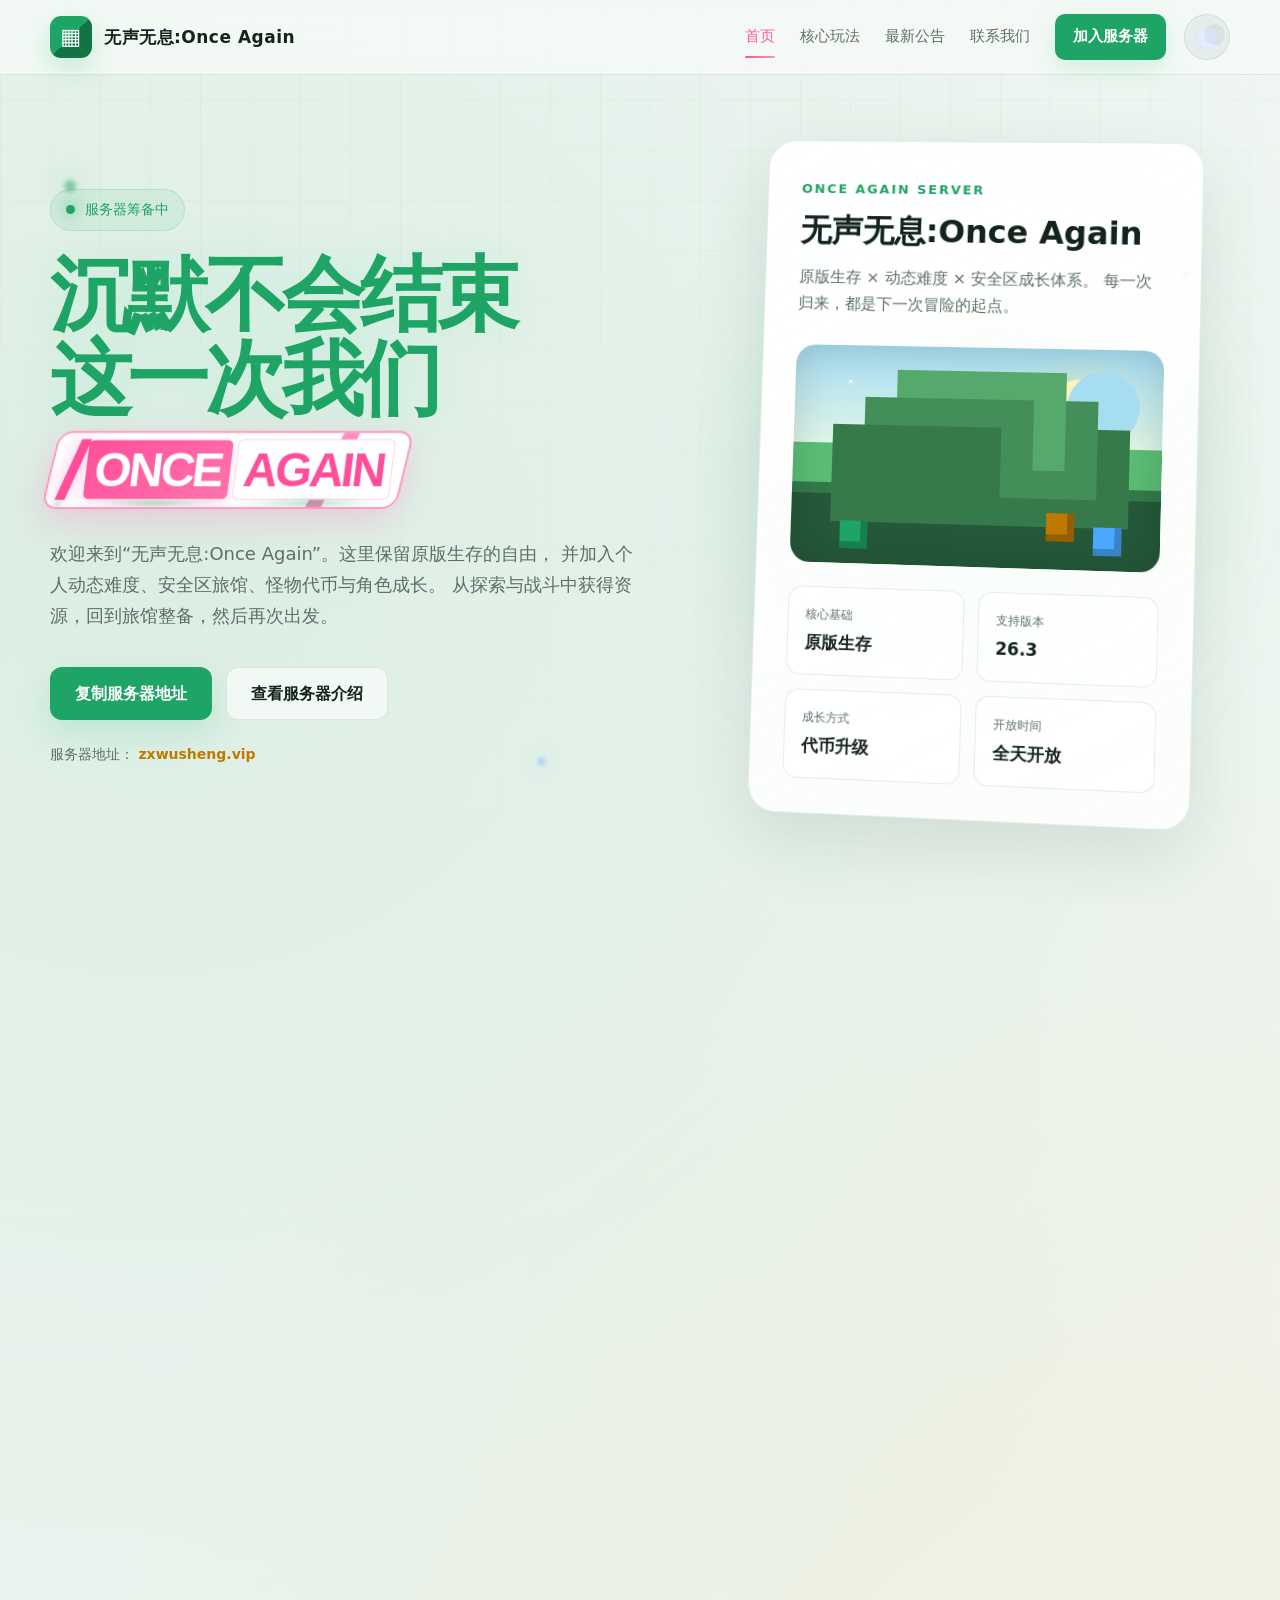
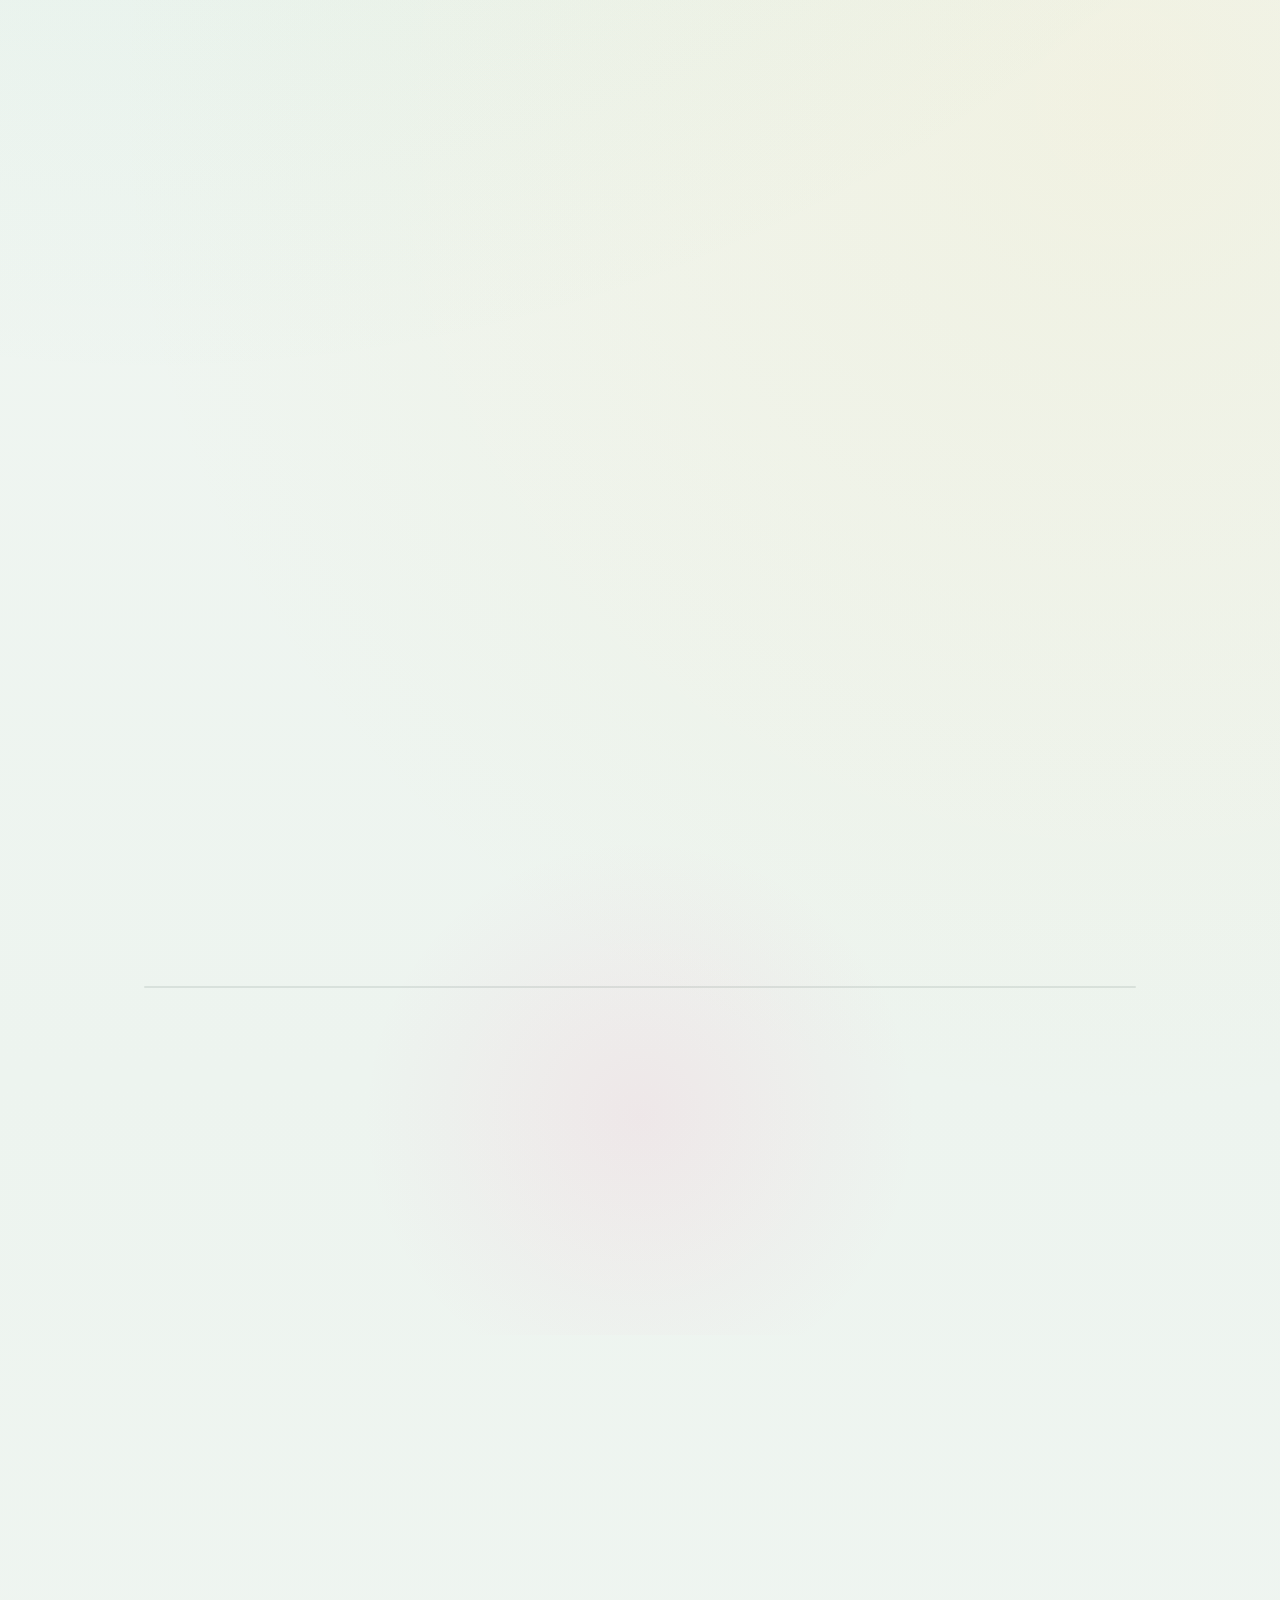
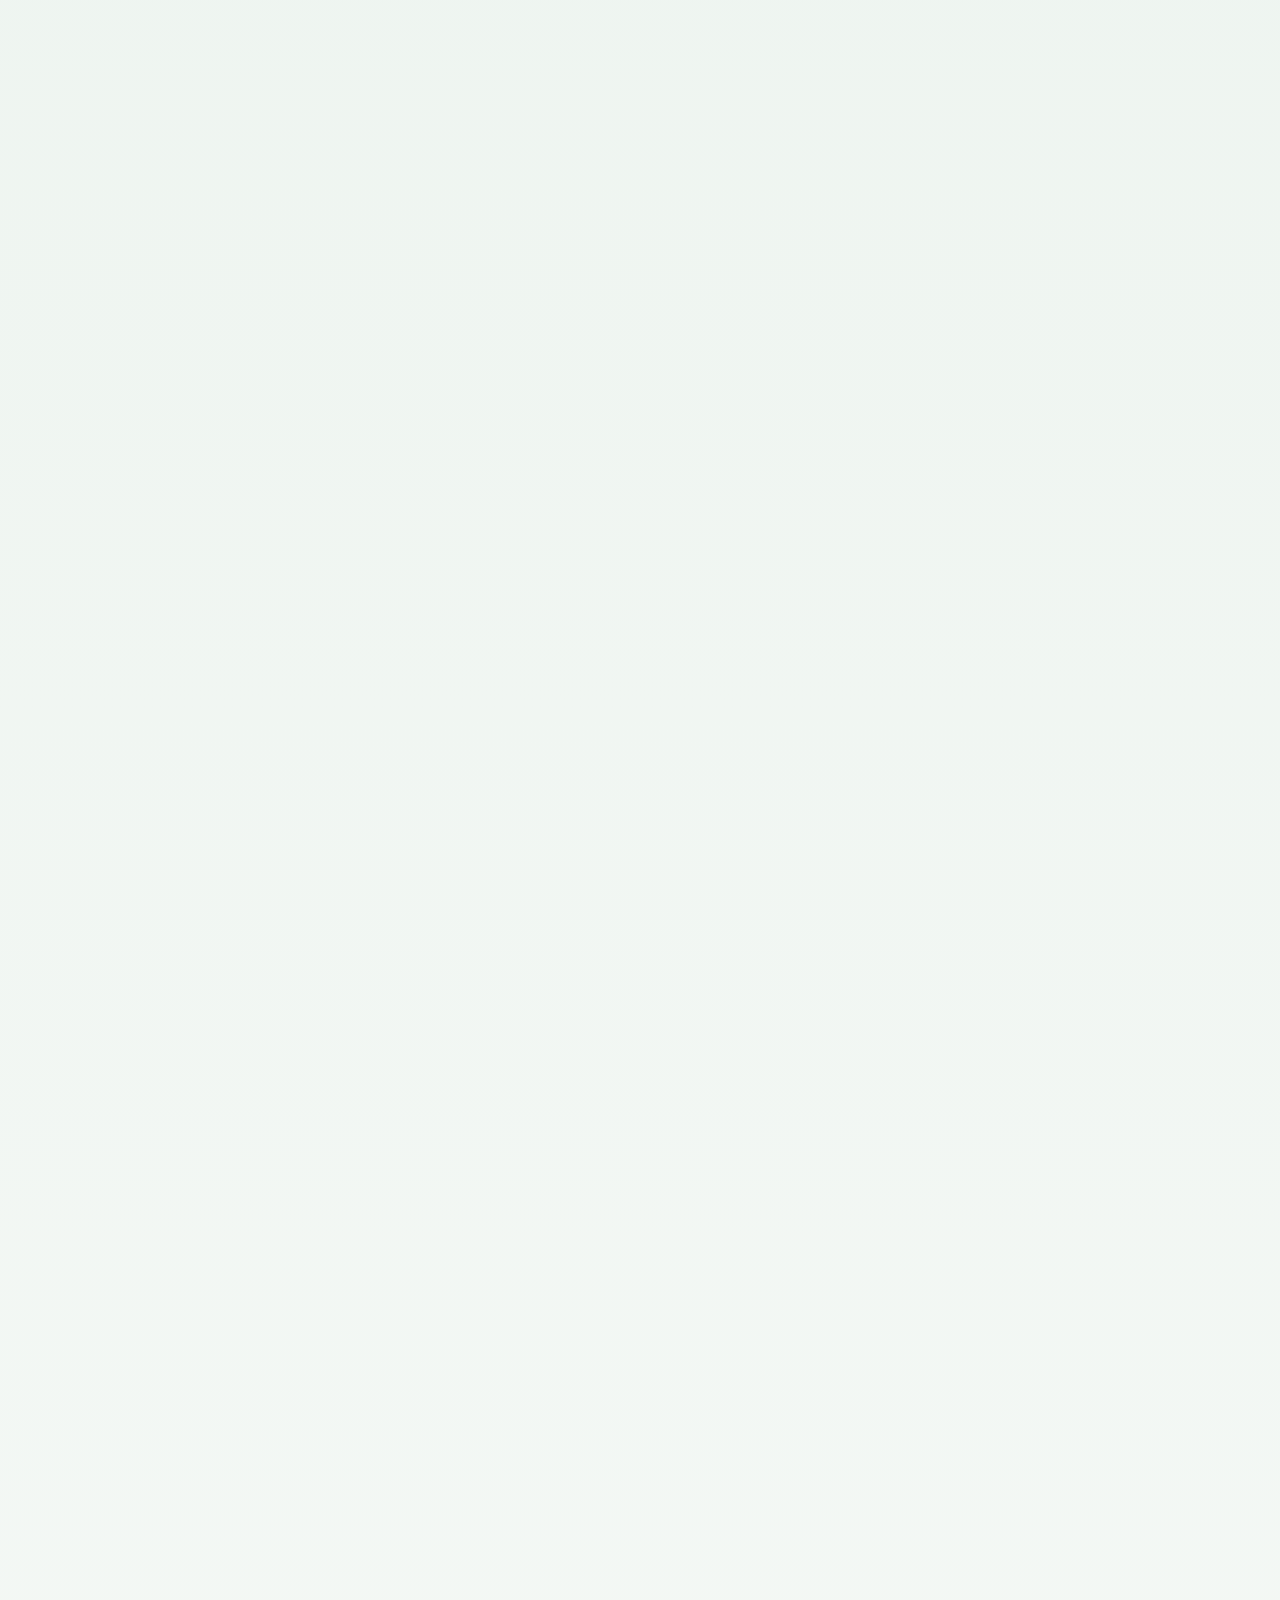
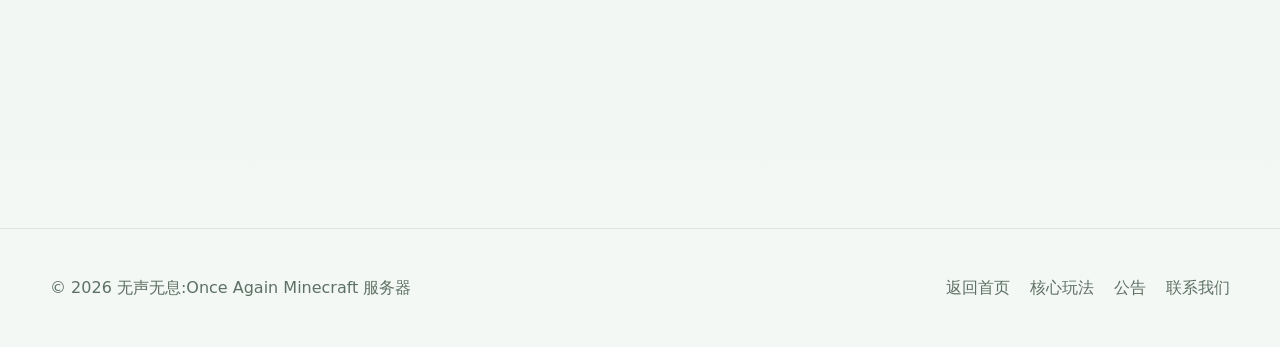
<file: index.html.html>
<!DOCTYPE html>
<html lang="zh-CN">

<head>
  <!-- 设置网页编码，保证中文正常显示 -->
  <meta charset="UTF-8">

  <!-- 让网页适配手机、平板和电脑 -->
  <meta name="viewport" content="width=device-width, initial-scale=1.0">

  <!-- 浏览器标签页标题 -->
  <title>无声无息:Once Again｜Minecraft 服务器</title>

  <!-- 网页描述 -->
  <meta
    name="description"
    content="无声无息:Once Again Minecraft 服务器官方网站。原版生存、动态难度、安全区旅馆与代币成长体系。"
  >

  <style>
    /*
      ==================================================
      一、全局主题变量
      ==================================================

      默认使用黑色主题。

      网页切换到白色主题时，
      JavaScript 会给 html 标签添加：
      data-theme="light"

      然后下面的白色主题变量会覆盖默认变量。
    */

    :root {
      /*
        告诉浏览器当前网页主要是深色主题。
        浏览器表单和滚动条可能会参考这个设置。
      */
      color-scheme: dark;

      /*
        网页背景色。
      */
      --background: #050908;

      /*
        第二层背景色。
      */
      --background-secondary: #09120f;

      /*
        导航栏背景色。
      */
      --navbar-background: rgba(5, 9, 8, 0.76);

      /*
        普通卡片背景。
      */
      --card-background: rgba(15, 29, 24, 0.82);

      /*
        较亮的卡片背景。
      */
      --card-background-hover: rgba(22, 43, 35, 0.92);

      /*
        卡片边框颜色。
      */
      --card-border: rgba(112, 255, 178, 0.14);

      /*
        鼠标悬停时的边框颜色。
      */
      --card-border-hover: rgba(112, 255, 178, 0.42);

      /*
        网站主色。
      */
      --primary: #70efad;

      /*
        主色的深色版本。
      */
      --primary-dark: #32bd79;

      /*
        黄色强调色。
      */
      --accent: #ffd166;

      /*
        主文字颜色。
      */
      --text: #f5fff9;

      /*
        次要文字颜色。
      */
      --text-muted: #a7bab0;

      /*
        很淡的文字颜色。
      */
      --text-soft: #7f9188;

      /*
        普通边框。
      */
      --line: rgba(255, 255, 255, 0.07);

      /*
        背景网格颜色。
      */
      --grid-line: rgba(112, 239, 173, 0.035);

      /*
        卡片阴影。
      */
      --shadow:
        0 24px 70px rgba(0, 0, 0, 0.38);

      /*
        较小的阴影。
      */
      --shadow-small:
        0 12px 35px rgba(0, 0, 0, 0.24);

      /*
        按钮文字颜色。
      */
      --button-text: #03160c;

      /*
        场景天空颜色。
      */
      --scene-sky-top: #132d27;
      --scene-sky-bottom: #1f5b43;

      /*
        场景地面颜色。
      */
      --scene-ground-one: #267b52;
      --scene-ground-two: #173d2e;
      --scene-ground-three: #091a14;

      /*
        月亮颜色。
      */
      --moon-color: #e0fff2;

      /*
        主题切换按钮背景。
      */
      --theme-button-background: rgba(255, 255, 255, 0.06);

      /*
        鼠标经过主题按钮时的背景。
      */
      --theme-button-hover: rgba(112, 239, 173, 0.13);

      /*
        页面选择文字时的颜色。
      */
      --selection-background: rgba(112, 239, 173, 0.3);
    }

    /*
      ==================================================
      二、白色主题变量
      ==================================================
    */

    html[data-theme="light"] {
      color-scheme: light;

      --background: #f4f8f5;
      --background-secondary: #edf4ef;

      --navbar-background: rgba(247, 251, 248, 0.8);

      --card-background: rgba(255, 255, 255, 0.82);
      --card-background-hover: rgba(255, 255, 255, 0.98);

      --card-border: rgba(26, 116, 73, 0.12);
      --card-border-hover: rgba(27, 156, 91, 0.38);

      --primary: #1ea464;
      --primary-dark: #137345;

      --accent: #bd7900;

      --text: #13241b;
      --text-muted: #5d7065;
      --text-soft: #819087;

      --line: rgba(10, 39, 23, 0.09);

      --grid-line: rgba(30, 164, 100, 0.045);

      --shadow:
        0 24px 70px rgba(29, 67, 46, 0.12);

      --shadow-small:
        0 12px 35px rgba(29, 67, 46, 0.1);

      --button-text: #ffffff;

      --scene-sky-top: #a6ddf1;
      --scene-sky-bottom: #dff5e8;

      --scene-ground-one: #5bbd75;
      --scene-ground-two: #337a4a;
      --scene-ground-three: #245939;

      --moon-color: #fff4ba;

      --theme-button-background: rgba(19, 74, 42, 0.06);
      --theme-button-hover: rgba(30, 164, 100, 0.12);

      --selection-background: rgba(30, 164, 100, 0.22);
    }

    /*
      ==================================================
      三、基础样式
      ==================================================
    */

    * {
      box-sizing: border-box;
      margin: 0;
      padding: 0;
    }

    html {
      /*
        点击导航栏时平滑滚动。
      */
      scroll-behavior: smooth;

      /*
        页面背景色也设置在 html 上，
        防止主题切换时出现白边。
      */
      background: var(--background);
    }

    body {
      min-height: 100vh;

      font-family:
        "Microsoft YaHei",
        "PingFang SC",
        system-ui,
        -apple-system,
        BlinkMacSystemFont,
        Arial,
        sans-serif;

      color: var(--text);

      background:
        radial-gradient(
          circle at 12% 10%,
          rgba(48, 189, 121, 0.16),
          transparent 31%
        ),
        radial-gradient(
          circle at 88% 33%,
          rgba(112, 239, 173, 0.1),
          transparent 27%
        ),
        linear-gradient(
          180deg,
          var(--background) 0%,
          var(--background-secondary) 52%,
          var(--background) 100%
        );

      line-height: 1.7;
      overflow-x: hidden;

      /*
        主题切换时，背景和文字会平滑过渡。
      */
      transition:
        background-color 0.6s ease,
        color 0.45s ease;
    }

    /*
      白色主题下更换背景光晕。
    */
    html[data-theme="light"] body {
      background:
        radial-gradient(
          circle at 12% 10%,
          rgba(30, 164, 100, 0.11),
          transparent 31%
        ),
        radial-gradient(
          circle at 88% 33%,
          rgba(255, 209, 102, 0.11),
          transparent 28%
        ),
        linear-gradient(
          180deg,
          var(--background) 0%,
          var(--background-secondary) 52%,
          var(--background) 100%
        );
    }

    /*
      选择网页文字时的背景颜色。
    */
    ::selection {
      background: var(--selection-background);
      color: var(--text);
    }

    a {
      color: inherit;
      text-decoration: none;
    }

    button {
      font: inherit;
    }

    img {
      display: block;
      max-width: 100%;
    }

    /*
      限制网页主要内容宽度。
    */
    .container {
      width: min(1180px, calc(100% - 40px));
      margin: 0 auto;
    }

    /*
      为大部分会变化的元素添加主题过渡。
    */
    .navbar,
    .server-card,
    .stat-card,
    .feature-card,
    .news-card,
    .contact-card,
    .join-box,
    .card-info-item,
    .button-secondary,
    .theme-toggle,
    footer,
    .ip-box {
      transition:
        background-color 0.45s ease,
        background 0.45s ease,
        border-color 0.45s ease,
        color 0.45s ease,
        box-shadow 0.45s ease;
    }

    /*
      ==================================================
      四、主题切换扩散动画
      ==================================================

      用户点击主题按钮时，
      JavaScript 会设置扩散圆的位置和颜色。

      圆形会从按钮位置向整个屏幕扩散，
      形成比较精致的主题切换效果。
    */

    .theme-transition-circle {
      position: fixed;

      /*
        初始位置和大小由 JavaScript 设置。
      */
      left: 0;
      top: 0;

      width: 20px;
      height: 20px;

      border-radius: 50%;

      /*
        默认不显示。
      */
      opacity: 0;

      /*
        让它盖住网页，但不阻挡点击。
      */
      z-index: 99999;
      pointer-events: none;

      transform: translate(-50%, -50%) scale(0);
    }

    /*
      执行动画时添加这个类。
    */
    .theme-transition-circle.active {
      animation: themeCircleExpand 0.72s cubic-bezier(0.65, 0, 0.2, 1);
    }

    /*
      主题扩散圆动画。
    */
    @keyframes themeCircleExpand {
      0% {
        opacity: 1;
        transform: translate(-50%, -50%) scale(0);
      }

      70% {
        opacity: 1;
      }

      100% {
        opacity: 0;
        transform: translate(-50%, -50%) scale(180);
      }
    }

    /*
      ==================================================
      五、顶部导航栏
      ==================================================
    */

    .navbar {
      position: fixed;
      top: 0;
      left: 0;

      width: 100%;
      z-index: 1000;

      background: var(--navbar-background);

      backdrop-filter: blur(20px);
      -webkit-backdrop-filter: blur(20px);

      border-bottom: 1px solid var(--line);
    }

    /*
      页面滚动后 JavaScript 会添加 scrolled 类。
    */
    .navbar.scrolled {
      box-shadow: var(--shadow-small);
    }

    .nav-inner {
      min-height: 74px;

      display: flex;
      align-items: center;
      justify-content: space-between;

      gap: 28px;
    }

    .logo {
      display: flex;
      align-items: center;
      gap: 12px;

      font-weight: 900;
      letter-spacing: 0.5px;
    }

    /*
      左上角方块 Logo。
    */
    .logo-icon {
      position: relative;

      width: 42px;
      height: 42px;

      display: grid;
      place-items: center;

      overflow: hidden;

      border-radius: 11px;

      background:
        linear-gradient(
          135deg,
          var(--primary) 0 50%,
          var(--primary-dark) 50% 100%
        );

      color: var(--button-text);
      font-size: 22px;

      box-shadow:
        0 10px 28px rgba(45, 188, 118, 0.25);

      transition:
        transform 0.35s ease,
        box-shadow 0.35s ease;
    }

    /*
      Logo 光泽动画。
    */
    .logo-icon::after {
      content: "";

      position: absolute;
      top: -80%;
      left: -80%;

      width: 70%;
      height: 260%;

      background:
        linear-gradient(
          90deg,
          transparent,
          rgba(255, 255, 255, 0.55),
          transparent
        );

      transform: rotate(25deg);
      transition: left 0.6s ease;
    }

    .logo:hover .logo-icon {
      transform: rotate(-5deg) scale(1.06);
      box-shadow:
        0 14px 34px rgba(45, 188, 118, 0.35);
    }

    .logo:hover .logo-icon::after {
      left: 150%;
    }

    .logo-name {
      font-size: 17px;
      color: var(--text);
    }

    /*
      右侧导航和主题按钮的外层。
    */
    .nav-right {
      display: flex;
      align-items: center;
      gap: 18px;
    }

    .nav-links {
      display: flex;
      align-items: center;
      gap: 25px;

      color: var(--text-muted);
      font-size: 15px;
    }

    .nav-links a {
      position: relative;
      transition:
        color 0.25s ease,
        transform 0.25s ease;
    }

    .nav-links a:not(.nav-button)::after {
      content: "";

      position: absolute;
      left: 50%;
      bottom: -8px;

      width: 100%;
      height: 2px;

      border-radius: 999px;

      background: var(--primary);

      transform:
        translateX(-50%)
        scaleX(0);

      transition:
        transform 0.28s ease;
    }

    .nav-links a:not(.nav-button):hover {
      color: var(--primary);
      transform: translateY(-1px);
    }

    .nav-links a:not(.nav-button):hover::after {
      transform:
        translateX(-50%)
        scaleX(1);
    }

    .nav-button {
      padding: 10px 18px;

      border-radius: 10px;

      background: var(--primary);
      color: var(--button-text);

      font-weight: 900;

      box-shadow:
        0 9px 24px rgba(45, 188, 118, 0.18);

      transition:
        transform 0.25s ease,
        box-shadow 0.25s ease,
        background-color 0.25s ease;
    }

    .nav-button:hover {
      transform: translateY(-3px);

      box-shadow:
        0 15px 34px rgba(45, 188, 118, 0.3);
    }

    /*
      ==================================================
      六、黑白主题切换按钮
      ==================================================
    */

    .theme-toggle {
      position: relative;

      width: 46px;
      height: 46px;

      flex-shrink: 0;

      display: grid;
      place-items: center;

      overflow: hidden;

      border: 1px solid var(--line);
      border-radius: 50%;

      background: var(--theme-button-background);
      color: var(--text);

      cursor: pointer;

      box-shadow:
        inset 0 0 0 1px rgba(255, 255, 255, 0.01);

      transition:
        transform 0.35s ease,
        background-color 0.35s ease,
        border-color 0.35s ease,
        box-shadow 0.35s ease;
    }

    .theme-toggle:hover {
      transform: translateY(-3px) rotate(6deg);

      background: var(--theme-button-hover);
      border-color: var(--card-border-hover);

      box-shadow:
        0 12px 30px rgba(30, 164, 100, 0.16);
    }

    .theme-toggle:active {
      transform: scale(0.9);
    }

    /*
      太阳和月亮图标使用纯 CSS 绘制。
    */
    .theme-icon {
      position: absolute;

      width: 21px;
      height: 21px;

      transition:
        opacity 0.45s ease,
        transform 0.55s cubic-bezier(0.2, 0.8, 0.2, 1);
    }

    /*
      太阳中心。
    */
    .sun-icon {
      border-radius: 50%;
      background: #ffcf5a;

      box-shadow:
        0 0 16px rgba(255, 207, 90, 0.55);
    }

    /*
      太阳光线。
    */
    .sun-icon::before,
    .sun-icon::after {
      content: "";

      position: absolute;
      left: 50%;
      top: 50%;

      width: 30px;
      height: 2px;

      border-radius: 999px;

      background: #ffcf5a;
    }

    .sun-icon::before {
      transform:
        translate(-50%, -50%)
        rotate(0deg);

      box-shadow:
        0 0 8px rgba(255, 207, 90, 0.35);
    }

    .sun-icon::after {
      transform:
        translate(-50%, -50%)
        rotate(90deg);
    }

    /*
      使用额外元素画斜方向太阳光线。
    */
    .sun-rays {
      position: absolute;

      width: 30px;
      height: 2px;

      border-radius: 999px;

      background: #ffcf5a;

      transform: rotate(45deg);
    }

    .sun-rays::after {
      content: "";

      position: absolute;

      width: 30px;
      height: 2px;

      border-radius: 999px;

      background: #ffcf5a;

      transform: rotate(90deg);
    }

    /*
      月亮图标。
    */
    .moon-icon-small {
      border-radius: 50%;

      background: #e3edff;

      box-shadow:
        0 0 16px rgba(188, 213, 255, 0.35);
    }

    /*
      通过覆盖一部分圆形，制造月牙效果。
    */
    .moon-icon-small::after {
      content: "";

      position: absolute;

      top: -3px;
      left: 7px;

      width: 21px;
      height: 21px;

      border-radius: 50%;

      background: var(--theme-button-background);

      transition:
        background-color 0.45s ease;
    }

    /*
      黑色主题下：
      显示太阳，表示点击后切换到白色主题。
    */
    html:not([data-theme="light"]) .sun-icon,
    html:not([data-theme="light"]) .sun-rays {
      opacity: 1;
      transform: scale(1) rotate(0deg);
    }

    html:not([data-theme="light"]) .moon-icon-small {
      opacity: 0;
      transform: scale(0.4) rotate(-100deg);
    }

    /*
      白色主题下：
      显示月亮，表示点击后切换到黑色主题。
    */
    html[data-theme="light"] .sun-icon,
    html[data-theme="light"] .sun-rays {
      opacity: 0;
      transform: scale(0.4) rotate(120deg);
    }

    html[data-theme="light"] .moon-icon-small {
      opacity: 1;
      transform: scale(1) rotate(0deg);
    }

    /*
      手机菜单按钮。
    */
    .menu-button {
      display: none;

      width: 46px;
      height: 46px;

      border: 1px solid var(--line);
      border-radius: 12px;

      background: var(--theme-button-background);
      color: var(--text);

      font-size: 25px;
      cursor: pointer;

      transition:
        transform 0.25s ease,
        background-color 0.25s ease;
    }

    .menu-button:hover {
      transform: translateY(-2px);
      background: var(--theme-button-hover);
    }

    /*
      ==================================================
      七、首页首屏
      ==================================================
    */

    .hero {
      position: relative;

      min-height: 100vh;

      display: flex;
      align-items: center;

      padding: 138px 0 88px;

      overflow: hidden;
    }

    /*
      首屏背景网格。
    */
    .hero::before {
      content: "";

      position: absolute;
      inset: 0;

      background-image:
        linear-gradient(
          var(--grid-line) 1px,
          transparent 1px
        ),
        linear-gradient(
          90deg,
          var(--grid-line) 1px,
          transparent 1px
        );

      background-size: 50px 50px;

      mask-image:
        linear-gradient(
          to bottom,
          black,
          transparent 92%
        );

      pointer-events: none;
    }

    /*
      首屏漂浮装饰光球。
    */
    .hero-orb {
      position: absolute;

      border-radius: 50%;
      filter: blur(2px);

      opacity: 0.5;
      pointer-events: none;

      animation:
        orbFloat 7s ease-in-out infinite;
    }

    .hero-orb-one {
      top: 20%;
      left: 5%;

      width: 12px;
      height: 12px;

      background: var(--primary);

      box-shadow:
        0 0 28px var(--primary);
    }

    .hero-orb-two {
      top: 30%;
      right: 7%;

      width: 8px;
      height: 8px;

      background: var(--accent);

      box-shadow:
        0 0 25px var(--accent);

      animation-delay: -2s;
    }

    .hero-orb-three {
      bottom: 15%;
      left: 42%;

      width: 7px;
      height: 7px;

      background: #62aaff;

      box-shadow:
        0 0 20px #62aaff;

      animation-delay: -4s;
    }

    @keyframes orbFloat {
      0%,
      100% {
        transform: translateY(0) scale(1);
      }

      50% {
        transform: translateY(-28px) scale(1.2);
      }
    }

    .hero-grid {
      position: relative;
      z-index: 1;

      display: grid;
      grid-template-columns: 1.08fr 0.92fr;
      align-items: center;

      gap: 70px;
    }

    .server-status {
      display: inline-flex;
      align-items: center;
      gap: 10px;

      margin-bottom: 24px;
      padding: 8px 15px;

      border-radius: 999px;

      border: 1px solid var(--card-border);
      background: rgba(101, 230, 164, 0.07);

      color: var(--primary);
      font-size: 14px;

      box-shadow:
        inset 0 0 22px rgba(101, 230, 164, 0.035);
    }

    html[data-theme="light"] .server-status {
      background: rgba(30, 164, 100, 0.07);
    }

    .status-dot {
      width: 9px;
      height: 9px;

      border-radius: 50%;

      background: var(--primary);

      box-shadow:
        0 0 16px var(--primary);

      animation:
        statusBlink 1.6s infinite;
    }

    @keyframes statusBlink {
      0%,
      100% {
        opacity: 1;
        transform: scale(1);
      }

      50% {
        opacity: 0.35;
        transform: scale(0.72);
      }
    }

    .hero-title {
      max-width: 780px;

      font-size:
        clamp(48px, 7vw, 92px);

      line-height: 1.03;
      letter-spacing: -4px;
    }

    .hero-title span {
      position: relative;

      color: var(--primary);

      text-shadow:
        0 0 38px rgba(101, 230, 164, 0.18);
    }

    /*
      主标题强调文字下方装饰线。
    */
    .hero-title span::after {
      content: "";

      position: absolute;
      left: 3%;
      bottom: -7px;

      width: 94%;
      height: 6px;

      border-radius: 50%;

      background:
        linear-gradient(
          90deg,
          transparent,
          var(--primary),
          transparent
        );

      opacity: 0.34;
      filter: blur(2px);
    }

    .hero-description {
      max-width: 650px;

      margin-top: 27px;

      color: var(--text-muted);
      font-size: 18px;
    }

    .hero-actions {
      display: flex;
      align-items: center;
      flex-wrap: wrap;

      gap: 14px;

      margin-top: 36px;
    }

    /*
      通用按钮。
    */
    .button {
      position: relative;

      min-height: 53px;
      padding: 0 24px;

      display: inline-flex;
      align-items: center;
      justify-content: center;
      gap: 9px;

      overflow: hidden;

      border: 1px solid transparent;
      border-radius: 12px;

      cursor: pointer;

      font-weight: 900;

      transition:
        transform 0.28s ease,
        box-shadow 0.28s ease,
        border-color 0.28s ease,
        color 0.28s ease,
        background-color 0.28s ease;
    }

    /*
      按钮光泽。
    */
    .button::after {
      content: "";

      position: absolute;
      top: -100%;
      left: -80%;

      width: 50%;
      height: 300%;

      background:
        linear-gradient(
          90deg,
          transparent,
          rgba(255, 255, 255, 0.45),
          transparent
        );

      transform: rotate(20deg);

      transition: left 0.65s ease;
    }

    .button:hover::after {
      left: 150%;
    }

    .button-primary {
      background: var(--primary);
      color: var(--button-text);

      box-shadow:
        0 12px 32px rgba(45, 188, 118, 0.2);
    }

    .button-primary:hover {
      transform: translateY(-4px) scale(1.015);

      box-shadow:
        0 18px 42px rgba(45, 188, 118, 0.31);
    }

    .button-primary:active {
      transform: translateY(0) scale(0.97);
    }

    .button-secondary {
      background: rgba(255, 255, 255, 0.04);
      border-color: var(--line);

      color: var(--text);
    }

    html[data-theme="light"] .button-secondary {
      background: rgba(255, 255, 255, 0.6);
    }

    .button-secondary:hover {
      transform: translateY(-4px);

      border-color: var(--primary);
      color: var(--primary);

      box-shadow:
        0 14px 35px rgba(30, 164, 100, 0.12);
    }

    .hero-server-address {
      margin-top: 23px;

      color: var(--text-muted);
      font-size: 14px;
    }

    .hero-server-address strong {
      color: var(--accent);
    }

    /*
      ==================================================
      八、首屏服务器展示卡片
      ==================================================
    */

    .hero-visual {
      position: relative;

      min-height: 510px;

      display: grid;
      place-items: center;

      perspective: 1200px;
    }

    .visual-glow {
      position: absolute;

      width: 390px;
      height: 390px;

      border-radius: 50%;

      background:
        rgba(55, 205, 127, 0.16);

      filter: blur(75px);

      animation:
        glowPulse 4.5s ease-in-out infinite;
    }

    @keyframes glowPulse {
      0%,
      100% {
        transform: scale(0.94);
        opacity: 0.65;
      }

      50% {
        transform: scale(1.08);
        opacity: 1;
      }
    }

    .server-card {
      position: relative;

      width: min(440px, 100%);

      padding: 34px;

      border: 1px solid var(--card-border);
      border-radius: 28px;

      background:
        linear-gradient(
          150deg,
          var(--card-background-hover),
          var(--card-background)
        );

      box-shadow: var(--shadow);

      transform:
        rotateY(-4deg)
        rotateX(2deg)
        rotateZ(1.5deg);

      transform-style: preserve-3d;

      transition:
        transform 0.45s cubic-bezier(0.2, 0.8, 0.2, 1),
        box-shadow 0.45s ease,
        background-color 0.45s ease,
        border-color 0.45s ease;
    }

    .server-card:hover {
      transform:
        rotateY(0deg)
        rotateX(0deg)
        rotateZ(0deg)
        translateY(-10px);

      box-shadow:
        0 35px 90px rgba(0, 0, 0, 0.42);

      border-color: var(--card-border-hover);
    }

    html[data-theme="light"] .server-card:hover {
      box-shadow:
        0 35px 90px rgba(32, 78, 51, 0.17);
    }

    .card-label {
      color: var(--primary);

      font-size: 13px;
      font-weight: 900;
      letter-spacing: 2px;
    }

    .card-title {
      margin-top: 10px;

      font-size: 32px;
      line-height: 1.25;
    }

    .card-description {
      margin-top: 14px;

      color: var(--text-muted);
    }

    /*
      Minecraft 风格场景。
    */
    .block-scene {
      position: relative;

      height: 220px;

      margin-top: 28px;

      overflow: hidden;

      border-radius: 20px;

      background:
        linear-gradient(
          var(--scene-sky-top) 0%,
          var(--scene-sky-bottom) 45%,
          var(--scene-ground-one) 45%,
          var(--scene-ground-one) 63%,
          var(--scene-ground-two) 63%,
          var(--scene-ground-two) 68%,
          var(--scene-ground-three) 68%,
          var(--scene-ground-three) 100%
        );

      box-shadow:
        inset 0 0 40px rgba(0, 0, 0, 0.16);
    }

    /*
      场景星星。
    */
    .scene-star {
      position: absolute;

      width: 3px;
      height: 3px;

      border-radius: 50%;

      background: white;

      box-shadow:
        0 0 7px rgba(255, 255, 255, 0.9);

      animation:
        starBlink 2.4s ease-in-out infinite;
    }

    .scene-star.one {
      top: 35px;
      left: 55px;
    }

    .scene-star.two {
      top: 65px;
      left: 145px;

      animation-delay: -0.8s;
    }

    .scene-star.three {
      top: 28px;
      right: 130px;

      animation-delay: -1.5s;
    }

    @keyframes starBlink {
      0%,
      100% {
        opacity: 0.25;
        transform: scale(0.7);
      }

      50% {
        opacity: 1;
        transform: scale(1.5);
      }
    }

    .moon {
      position: absolute;

      top: 30px;
      right: 45px;

      width: 72px;
      height: 72px;

      border-radius: 50%;

      background: var(--moon-color);

      box-shadow:
        0 0 38px rgba(216, 255, 240, 0.42);

      animation:
        moonFloat 5s ease-in-out infinite;
    }

    html[data-theme="light"] .moon {
      box-shadow:
        0 0 38px rgba(255, 226, 112, 0.42);
    }

    .moon::after {
      content: "";

      position: absolute;

      top: -8px;
      left: 22px;

      width: 72px;
      height: 72px;

      border-radius: 50%;

      background: var(--scene-sky-top);

      transition:
        background-color 0.45s ease;
    }

    @keyframes moonFloat {
      0%,
      100% {
        transform: translateY(0);
      }

      50% {
        transform: translateY(-8px);
      }
    }

    .block-mountain {
      position: absolute;

      left: 40px;
      bottom: 42px;

      width: 170px;
      height: 98px;

      background: #173d2c;

      box-shadow:
        32px -28px 0 #1d5239,
        64px -56px 0 #287550,
        96px -28px 0 #1d5239,
        128px 0 0 #173d2c;
    }

    html[data-theme="light"] .block-mountain {
      background: #367a4b;

      box-shadow:
        32px -28px 0 #438e59,
        64px -56px 0 #56a96c,
        96px -28px 0 #438e59,
        128px 0 0 #367a4b;
    }

    .small-block {
      position: absolute;

      width: 28px;
      height: 28px;

      background: var(--primary);

      box-shadow:
        inset -7px -7px 0 rgba(0, 0, 0, 0.22);

      animation:
        blockFloat 3.5s ease-in-out infinite;
    }

    .small-block.one {
      left: 50px;
      bottom: 15px;
    }

    .small-block.two {
      right: 85px;
      bottom: 28px;

      background: var(--accent);

      animation-delay: -1.1s;
    }

    .small-block.three {
      right: 38px;
      bottom: 15px;

      background: #4ca8ff;

      animation-delay: -2s;
    }

    @keyframes blockFloat {
      0%,
      100% {
        transform: translateY(0) rotate(0deg);
      }

      50% {
        transform: translateY(-7px) rotate(3deg);
      }
    }

    .card-info-grid {
      display: grid;
      grid-template-columns:
        repeat(2, 1fr);

      gap: 14px;

      margin-top: 24px;
    }

    .card-info-item {
      padding: 17px;

      border-radius: 14px;

      background:
        rgba(255, 255, 255, 0.04);

      border:
        1px solid var(--line);

      transition:
        transform 0.3s ease,
        background-color 0.3s ease,
        border-color 0.3s ease;
    }

    html[data-theme="light"] .card-info-item {
      background:
        rgba(255, 255, 255, 0.64);
    }

    .card-info-item:hover {
      transform: translateY(-4px);

      border-color:
        var(--card-border-hover);

      background:
        var(--card-background-hover);
    }

    .card-info-item span {
      display: block;

      color: var(--text-muted);
      font-size: 12px;
    }

    .card-info-item strong {
      display: block;

      margin-top: 4px;

      font-size: 17px;
    }

    /*
      ==================================================
      九、通用区块样式
      ==================================================
    */

    section {
      padding: 105px 0;
    }

    .section-heading {
      max-width: 760px;

      margin-bottom: 48px;
    }

    .eyebrow {
      color: var(--primary);

      font-size: 14px;
      font-weight: 900;
      letter-spacing: 2px;

      text-transform: uppercase;
    }

    .section-heading h2 {
      margin-top: 10px;

      font-size:
        clamp(34px, 5vw, 56px);

      line-height: 1.15;
      letter-spacing: -2px;
    }

    .section-heading p {
      margin-top: 16px;

      color: var(--text-muted);
      font-size: 17px;
    }

    /*
      ==================================================
      十、可重复触发的滚动动画
      ==================================================

      原来的动画只在第一次进入屏幕时执行。

      现在 JavaScript 会这样处理：

      1. 元素进入屏幕时添加 reveal-active
      2. 元素离开屏幕时删除 reveal-active
      3. 再次向上或向下滚动回来时重新添加

      因此上下滚动都会再次播放动画。
    */

    .reveal {
      opacity: 0;

      transform:
        translateY(48px)
        scale(0.97);

      filter: blur(6px);

      transition:
        opacity 0.72s ease,
        transform 0.78s cubic-bezier(0.2, 0.75, 0.2, 1),
        filter 0.7s ease;
    }

    /*
      元素进入屏幕后使用这个状态。
    */
    .reveal.reveal-active {
      opacity: 1;

      transform:
        translateY(0)
        scale(1);

      filter: blur(0);
    }

    /*
      从左边进入的动画。
    */
    .reveal-left {
      opacity: 0;

      transform:
        translateX(-55px)
        scale(0.97);

      filter: blur(5px);

      transition:
        opacity 0.75s ease,
        transform 0.8s cubic-bezier(0.2, 0.75, 0.2, 1),
        filter 0.7s ease;
    }

    .reveal-left.reveal-active {
      opacity: 1;
      transform: translateX(0) scale(1);
      filter: blur(0);
    }

    /*
      从右边进入的动画。
    */
    .reveal-right {
      opacity: 0;

      transform:
        translateX(55px)
        scale(0.97);

      filter: blur(5px);

      transition:
        opacity 0.75s ease,
        transform 0.8s cubic-bezier(0.2, 0.75, 0.2, 1),
        filter 0.7s ease;
    }

    .reveal-right.reveal-active {
      opacity: 1;
      transform: translateX(0) scale(1);
      filter: blur(0);
    }

    /*
      JavaScript 会设置 --delay，
      实现多个卡片依次出现。
    */
    .reveal,
    .reveal-left,
    .reveal-right {
      transition-delay:
        var(--delay, 0ms);
    }

    /*
      ==================================================
      十一、服务器数据
      ==================================================
    */

    .stats {
      padding-top: 0;
    }

    .stats-grid {
      display: grid;
      grid-template-columns:
        repeat(4, 1fr);

      gap: 18px;
    }

    .stat-card {
      position: relative;

      overflow: hidden;

      padding: 28px;

      border-radius: 18px;

      background: var(--card-background);
      border: 1px solid var(--card-border);

      box-shadow:
        0 10px 35px rgba(0, 0, 0, 0.06);

      transition:
        transform 0.35s ease,
        border-color 0.35s ease,
        background-color 0.35s ease,
        box-shadow 0.35s ease;
    }

    /*
      卡片右上角光晕。
    */
    .stat-card::after {
      content: "";

      position: absolute;
      top: -45px;
      right: -45px;

      width: 100px;
      height: 100px;

      border-radius: 50%;

      background:
        rgba(112, 239, 173, 0.12);

      filter: blur(10px);

      transition:
        transform 0.4s ease;
    }

    .stat-card:hover {
      transform: translateY(-8px);

      border-color:
        var(--card-border-hover);

      background:
        var(--card-background-hover);

      box-shadow: var(--shadow-small);
    }

    .stat-card:hover::after {
      transform: scale(1.5);
    }

    .stat-card strong {
      position: relative;
      z-index: 1;

      display: block;

      color: var(--primary);
      font-size: 34px;
    }

    .stat-card span {
      position: relative;
      z-index: 1;

      color: var(--text-muted);
      font-size: 14px;
    }

    /*
      ==================================================
      十二、服务器特色
      ==================================================
    */

    .feature-grid {
      display: grid;
      grid-template-columns:
        repeat(3, 1fr);

      gap: 22px;
    }

    .feature-card {
      position: relative;

      min-height: 275px;

      overflow: hidden;

      padding: 30px;

      border-radius: 22px;

      border:
        1px solid var(--card-border);

      background:
        linear-gradient(
          145deg,
          var(--card-background-hover),
          var(--card-background)
        );

      transition:
        transform 0.38s cubic-bezier(0.2, 0.75, 0.2, 1),
        border-color 0.35s ease,
        box-shadow 0.35s ease;
    }

    /*
      特色卡片背景光晕。
    */
    .feature-card::before {
      content: "";

      position: absolute;
      left: -80px;
      bottom: -100px;

      width: 190px;
      height: 190px;

      border-radius: 50%;

      background:
        rgba(112, 239, 173, 0.08);

      filter: blur(4px);

      transition:
        transform 0.45s ease,
        opacity 0.45s ease;
    }

    /*
      卡片顶部流光。
    */
    .feature-card::after {
      content: "";

      position: absolute;
      top: 0;
      left: -100%;

      width: 80%;
      height: 1px;

      background:
        linear-gradient(
          90deg,
          transparent,
          var(--primary),
          transparent
        );

      transition:
        left 0.65s ease;
    }

    .feature-card:hover {
      transform:
        translateY(-10px)
        scale(1.012);

      border-color:
        var(--card-border-hover);

      box-shadow: var(--shadow-small);
    }

    .feature-card:hover::before {
      transform: scale(1.4);
    }

    .feature-card:hover::after {
      left: 120%;
    }

    .feature-icon {
      position: relative;
      z-index: 1;

      width: 56px;
      height: 56px;

      display: grid;
      place-items: center;

      border-radius: 15px;

      background:
        rgba(101, 230, 164, 0.1);

      color: var(--primary);
      font-size: 27px;

      transition:
        transform 0.4s cubic-bezier(0.2, 0.8, 0.2, 1),
        background-color 0.35s ease,
        box-shadow 0.35s ease;
    }

    .feature-card:hover .feature-icon {
      transform:
        rotate(-8deg)
        scale(1.12);

      background:
        rgba(101, 230, 164, 0.17);

      box-shadow:
        0 10px 26px rgba(40, 174, 107, 0.16);
    }

    .feature-card h3 {
      position: relative;
      z-index: 1;

      margin-top: 27px;

      font-size: 23px;
    }

    .feature-card p {
      position: relative;
      z-index: 1;

      margin-top: 12px;

      color: var(--text-muted);
    }

    /*
      ==================================================
      十三、公告区域
      ==================================================
    */

    .news-grid {
      display: grid;
      grid-template-columns:
        1.2fr 0.8fr;

      gap: 24px;
    }

    .news-card {
      position: relative;

      overflow: hidden;

      padding: 30px;

      border-radius: 22px;

      background: var(--card-background);
      border: 1px solid var(--card-border);

      transition:
        transform 0.35s ease,
        border-color 0.35s ease,
        background-color 0.35s ease,
        box-shadow 0.35s ease;
    }

    .news-card::after {
      content: "";

      position: absolute;
      right: -40px;
      bottom: -40px;

      width: 110px;
      height: 110px;

      border-radius: 50%;

      background:
        rgba(112, 239, 173, 0.08);

      transition:
        transform 0.45s ease;
    }

    .news-card:hover {
      transform: translateY(-7px);

      border-color:
        var(--card-border-hover);

      background:
        var(--card-background-hover);

      box-shadow: var(--shadow-small);
    }

    .news-card:hover::after {
      transform: scale(1.5);
    }

    .news-card time,
    .news-card h3,
    .news-card p {
      position: relative;
      z-index: 1;
    }

    .news-card time {
      color: var(--primary);
      font-size: 13px;
    }

    .news-card h3 {
      margin-top: 10px;

      font-size: 24px;
    }

    .news-card p {
      margin-top: 12px;

      color: var(--text-muted);
    }

    .news-list {
      display: grid;
      gap: 16px;
    }

    .news-small {
      padding: 22px;
    }

    .news-small h3 {
      font-size: 19px;
    }

    /*
      ==================================================
      十四、加入服务器区域
      ==================================================
    */

    .join-box {
      position: relative;

      overflow: hidden;

      padding: 66px;

      border-radius: 28px;

      border:
        1px solid var(--card-border-hover);

      background:
        linear-gradient(
          125deg,
          rgba(31, 102, 67, 0.78),
          rgba(7, 24, 17, 0.96)
        );

      box-shadow: var(--shadow);
    }

    html[data-theme="light"] .join-box {
      background:
        linear-gradient(
          125deg,
          rgba(206, 245, 220, 0.96),
          rgba(244, 251, 246, 0.98)
        );
    }

    /*
      加入区域移动光线。
    */
    .join-box::before {
      content: "";

      position: absolute;
      top: -120%;
      left: -20%;

      width: 35%;
      height: 340%;

      background:
        linear-gradient(
          90deg,
          transparent,
          rgba(255, 255, 255, 0.08),
          transparent
        );

      transform: rotate(22deg);

      animation:
        joinLightMove 6s ease-in-out infinite;
    }

    @keyframes joinLightMove {
      0% {
        left: -55%;
      }

      45%,
      100% {
        left: 135%;
      }
    }

    .join-box::after {
      content: "MC";

      position: absolute;

      right: -25px;
      bottom: -95px;

      color:
        rgba(255, 255, 255, 0.035);

      font-size: 280px;
      font-weight: 900;
      line-height: 1;

      pointer-events: none;
    }

    html[data-theme="light"] .join-box::after {
      color:
        rgba(20, 90, 52, 0.04);
    }

    .join-content {
      position: relative;
      z-index: 1;

      max-width: 780px;
    }

    .join-box h2 {
      font-size:
        clamp(36px, 5vw, 62px);

      line-height: 1.1;
    }

    .join-box p {
      margin-top: 18px;

      color: #c0d3c9;
      font-size: 17px;
    }

    html[data-theme="light"] .join-box p {
      color: var(--text-muted);
    }

    .ip-box {
      display: flex;
      align-items: center;

      gap: 14px;

      max-width: 620px;

      margin-top: 31px;
      padding: 10px 10px 10px 20px;

      border-radius: 15px;

      background:
        rgba(0, 0, 0, 0.25);

      border:
        1px solid rgba(255, 255, 255, 0.1);
    }

    html[data-theme="light"] .ip-box {
      background:
        rgba(255, 255, 255, 0.72);

      border-color:
        rgba(19, 74, 42, 0.11);
    }

    .ip-box code {
      flex: 1;

      overflow: hidden;

      color: var(--accent);
      font-size: 17px;

      white-space: nowrap;
      text-overflow: ellipsis;
    }

    .copy-button {
      position: relative;

      overflow: hidden;

      padding: 12px 19px;

      border: none;
      border-radius: 10px;

      background: var(--primary);
      color: var(--button-text);

      font-weight: 900;

      cursor: pointer;

      transition:
        transform 0.25s ease,
        box-shadow 0.25s ease;
    }

    .copy-button::after {
      content: "";

      position: absolute;
      top: -100%;
      left: -90%;

      width: 55%;
      height: 300%;

      background:
        linear-gradient(
          90deg,
          transparent,
          rgba(255, 255, 255, 0.55),
          transparent
        );

      transform: rotate(20deg);

      transition: left 0.6s ease;
    }

    .copy-button:hover {
      transform: translateY(-3px);

      box-shadow:
        0 12px 30px rgba(31, 176, 105, 0.28);
    }

    .copy-button:hover::after {
      left: 150%;
    }

    .copy-button.copy-success {
      animation:
        copySuccess 0.5s ease;
    }

    @keyframes copySuccess {
      0% {
        transform: scale(1);
      }

      45% {
        transform: scale(0.9);
      }

      75% {
        transform: scale(1.08);
      }

      100% {
        transform: scale(1);
      }
    }

    .join-notes {
      display: flex;
      flex-wrap: wrap;

      gap: 18px;

      margin-top: 21px;

      color: #bed2c7;
      font-size: 14px;
    }

    html[data-theme="light"] .join-notes {
      color: var(--text-muted);
    }

    /*
      ==================================================
      十五、联系我们
      ==================================================
    */

    .contact-grid {
      display: grid;
      grid-template-columns:
        repeat(3, 1fr);

      gap: 22px;
    }

    .contact-card {
      position: relative;

      overflow: hidden;

      padding: 28px;

      border-radius: 20px;

      background: var(--card-background);
      border: 1px solid var(--card-border);

      transition:
        transform 0.35s ease,
        border-color 0.35s ease,
        box-shadow 0.35s ease;
    }

    .contact-card:hover {
      transform: translateY(-8px);

      border-color:
        var(--card-border-hover);

      box-shadow: var(--shadow-small);
    }

    .contact-card span {
      color: var(--primary);

      font-size: 13px;
      font-weight: 900;
    }

    .contact-card h3 {
      margin-top: 8px;
      font-size: 22px;
    }

    .contact-card p {
      margin-top: 10px;

      color: var(--text-muted);
    }

    .contact-card a {
      position: relative;

      display: inline-block;

      margin-top: 18px;

      color: var(--accent);
      font-weight: 900;
    }

    .contact-card a::after {
      content: "";

      position: absolute;
      left: 0;
      bottom: -4px;

      width: 100%;
      height: 1px;

      background: var(--accent);

      transform: scaleX(0);
      transform-origin: left;

      transition:
        transform 0.25s ease;
    }

    .contact-card a:hover::after {
      transform: scaleX(1);
    }

    /*
      ==================================================
      十六、页脚
      ==================================================
    */

    footer {
      padding: 45px 0;

      border-top:
        1px solid var(--line);

      color: var(--text-muted);
    }

    .footer-inner {
      display: flex;
      justify-content: space-between;

      gap: 24px;

      flex-wrap: wrap;
    }

    .footer-links {
      display: flex;
      flex-wrap: wrap;

      gap: 20px;
    }

    .footer-links a {
      transition:
        color 0.25s ease,
        transform 0.25s ease;
    }

    .footer-links a:hover {
      color: var(--primary);
      transform: translateY(-2px);
    }

    /*
      ==================================================
      十七、平板适配
      ==================================================
    */

    @media (max-width: 950px) {
      /*
        手机和平板导航菜单。
      */
      .nav-links {
        position: fixed;

        top: 84px;
        left: 20px;
        right: 20px;

        display: flex;
        flex-direction: column;
        align-items: stretch;

        gap: 8px;

        padding: 20px;

        border-radius: 18px;

        background:
          var(--card-background-hover);

        border:
          1px solid var(--card-border);

        box-shadow: var(--shadow);

        /*
          默认隐藏菜单。
        */
        opacity: 0;
        visibility: hidden;

        transform:
          translateY(-15px)
          scale(0.97);

        transform-origin: top;

        transition:
          opacity 0.28s ease,
          visibility 0.28s ease,
          transform 0.32s cubic-bezier(0.2, 0.8, 0.2, 1);
      }

      /*
        菜单打开状态。
      */
      .nav-links.open {
        opacity: 1;
        visibility: visible;

        transform:
          translateY(0)
          scale(1);
      }

      .nav-links a {
        padding: 11px 12px;
      }

      .nav-links a:not(.nav-button)::after {
        display: none;
      }

      .nav-button {
        text-align: center;
      }

      .menu-button {
        display: grid;
        place-items: center;
      }

      .hero-grid {
        grid-template-columns: 1fr;
        gap: 42px;
      }

      .hero-title {
        letter-spacing: -2px;
      }

      .hero-visual {
        min-height: auto;
      }

      .stats-grid {
        grid-template-columns:
          repeat(2, 1fr);
      }

      .feature-grid {
        grid-template-columns:
          repeat(2, 1fr);
      }

      .news-grid {
        grid-template-columns: 1fr;
      }

      .contact-grid {
        grid-template-columns: 1fr;
      }

      .join-box {
        padding: 48px 30px;
      }
    }

    /*
      ==================================================
      十八、手机适配
      ==================================================
    */

    @media (max-width: 600px) {
      .container {
        width:
          min(100% - 28px, 1180px);
      }

      .logo-name {
        max-width: 135px;

        overflow: hidden;

        white-space: nowrap;
        text-overflow: ellipsis;
      }

      .nav-right {
        gap: 9px;
      }

      .theme-toggle,
      .menu-button {
        width: 42px;
        height: 42px;
      }

      .hero {
        min-height: auto;

        padding-top: 125px;
      }

      .hero-actions {
        flex-direction: column;
        align-items: stretch;
      }

      .button {
        width: 100%;
      }

      .hero-title {
        letter-spacing: -1.5px;
      }

      .server-card {
        padding: 20px;

        border-radius: 21px;

        transform: none;
      }

      .server-card:hover {
        transform: translateY(-6px);
      }

      .block-scene {
        height: 190px;
      }

      section {
        padding: 78px 0;
      }

      .stats-grid,
      .feature-grid {
        grid-template-columns: 1fr;
      }

      .card-info-grid {
        grid-template-columns: 1fr;
      }

      .ip-box {
        flex-direction: column;
        align-items: stretch;

        padding: 14px;
      }

      .ip-box code {
        padding: 8px;

        text-align: center;
      }

      .copy-button {
        width: 100%;
      }

      .footer-inner {
        flex-direction: column;
      }
    }

    /*
      ==================================================
      十九、减少动态效果
      ==================================================

      如果用户的操作系统设置了“减少动态效果”，
      网页会自动减少动画，避免不适。
    */

    @media (prefers-reduced-motion: reduce) {
      html {
        scroll-behavior: auto;
      }

      *,
      *::before,
      *::after {
        animation-duration: 0.01ms !important;
        animation-iteration-count: 1 !important;

        transition-duration: 0.01ms !important;
        transition-delay: 0ms !important;
      }

      .reveal,
      .reveal-left,
      .reveal-right {
        opacity: 1;
        transform: none;
        filter: none;
      }
    }
  

    /*
      ==================================================
      二十、首屏三行标题与 Once Again 粉白字标
      ==================================================

      这部分是针对首屏框选区域的排版修正：
      1. 标题固定为三行。
      2. 每一行不允许内部自动换行。
      3. 第三行使用粉色与白色组成的 OA 风格字标。
    */

    .hero-title {
      max-width: 720px;
      display: grid;
      gap: 0.04em;
      font-size: clamp(54px, 6.4vw, 88px);
      line-height: 0.98;
      letter-spacing: -0.055em;
    }

    .hero-title-line {
      display: block;
      width: max-content;
      max-width: 100%;
      white-space: nowrap;
    }

    .hero-title-brand {
      margin-top: 0.11em;
      letter-spacing: 0;
    }

    /* 取消旧版本给 hero-title span 添加的绿色下划线 */
    .hero-title > span::after {
      display: none;
    }

    .oa-wordmark {
      position: relative;
      display: inline-flex;
      align-items: center;
      gap: 0.08em;
      min-height: 0.92em;
      padding: 0.08em 0.22em 0.1em 0.28em;
      overflow: hidden;
      border: 2px solid rgba(255, 95, 157, 0.42);
      border-radius: 0.18em;
      background: rgba(255, 255, 255, 0.96);
      box-shadow:
        0 0.15em 0.45em rgba(255, 72, 144, 0.18),
        inset 0 0 0 1px rgba(255, 255, 255, 0.72);
      transform: skewX(-7deg);
      isolation: isolate;
    }

    /* 粉色斜切装饰，增强战队字标感 */
    .oa-wordmark::before {
      content: "";
      position: absolute;
      top: -35%;
      right: 20%;
      width: 0.18em;
      height: 170%;
      background: #ff4f9a;
      transform: rotate(16deg);
      opacity: 0.9;
      z-index: -1;
    }

    .oa-wordmark::after {
      content: "";
      position: absolute;
      inset: auto 0 0 0;
      height: 0.09em;
      background: linear-gradient(90deg, #ff4f9a, #ff86b9 60%, transparent);
    }

    .oa-slash {
      width: 0.12em;
      align-self: stretch;
      margin-right: 0.02em;
      background: #ff4f9a;
      transform: skewX(-12deg);
      box-shadow: 0 0 0.2em rgba(255, 79, 154, 0.35);
    }

    .oa-once,
    .oa-again {
      display: inline-block;
      font-family: Arial Black, Impact, "Microsoft YaHei", sans-serif;
      font-size: 0.58em;
      line-height: 1;
      letter-spacing: -0.055em;
      transform: skewX(7deg);
    }

    .oa-once {
      color: #ff4f9a;
    }

    .oa-again {
      padding: 0.12em 0.18em;
      border-radius: 0.11em;
      color: #ffffff;
      background: linear-gradient(135deg, #ff4f9a, #ff72ad);
      text-shadow: 0 1px 0 rgba(126, 0, 47, 0.18);
    }

    /* 白色主题与黑色主题下都保持粉白识别色 */
    html:not([data-theme="light"]) .oa-wordmark {
      background: rgba(255, 255, 255, 0.97);
      box-shadow:
        0 0.18em 0.7em rgba(255, 79, 154, 0.24),
        0 0 0 1px rgba(255, 255, 255, 0.8);
    }

    /*
      ==================================================
      二十一、加入服务器区域重新排版
      ==================================================

      电脑端：左文案、右操作面板。
      手机端：自动变成上下排列。
    */

    .join-box-redesign {
      display: grid;
      grid-template-columns: minmax(0, 0.92fr) minmax(430px, 1.08fr);
      align-items: center;
      gap: clamp(36px, 6vw, 88px);
      min-height: 430px;
      padding: clamp(42px, 6vw, 76px);
    }

    .join-box-redesign::after {
      content: "OA";
      right: -0.04em;
      bottom: -0.26em;
      color: rgba(255, 79, 154, 0.055);
      font-size: clamp(190px, 24vw, 360px);
      letter-spacing: -0.12em;
    }

    .join-copy,
    .join-panel {
      position: relative;
      z-index: 2;
    }

    .join-title {
      max-width: 7em;
      margin-top: 12px;
      font-size: clamp(42px, 5vw, 68px);
      line-height: 1.02;
      letter-spacing: -0.05em;
    }

    .join-brand {
      display: flex;
      align-items: center;
      flex-wrap: wrap;
      gap: 10px;
      margin-top: 22px;
      font-weight: 900;
    }

    .join-brand-cn {
      font-size: clamp(24px, 2.7vw, 36px);
      color: var(--text);
    }

    .join-brand-divider {
      color: #ff4f9a;
      font-size: 28px;
    }

    .join-brand-oa {
      display: inline-flex;
      align-items: center;
      min-height: 42px;
      padding: 7px 14px;
      border-radius: 11px;
      color: #ffffff;
      background: linear-gradient(135deg, #ff4f9a, #ff78b2);
      box-shadow: 0 12px 28px rgba(255, 79, 154, 0.22);
      font-size: clamp(16px, 1.7vw, 22px);
      letter-spacing: 0.06em;
      transform: skewX(-7deg);
    }

    .join-description {
      max-width: 540px;
      margin-top: 24px !important;
      line-height: 1.85;
    }

    .join-panel {
      padding: 26px;
      border: 1px solid rgba(255, 255, 255, 0.12);
      border-radius: 24px;
      background: rgba(255, 255, 255, 0.09);
      backdrop-filter: blur(14px);
      box-shadow: 0 24px 55px rgba(0, 0, 0, 0.12);
    }

    html[data-theme="light"] .join-panel {
      border-color: rgba(255, 79, 154, 0.16);
      background: rgba(255, 255, 255, 0.76);
      box-shadow: 0 22px 50px rgba(65, 90, 75, 0.1);
    }

    .join-panel-label {
      display: block;
      margin-bottom: 12px;
      color: #ff6aa9;
      font-size: 12px;
      font-weight: 900;
      letter-spacing: 0.16em;
    }

    .join-ip-box {
      max-width: none;
      margin-top: 0;
      min-height: 74px;
      padding: 10px 10px 10px 20px;
      border-radius: 17px;
    }

    .join-ip-box code {
      font-size: clamp(16px, 1.6vw, 21px);
      font-weight: 800;
      letter-spacing: 0.015em;
    }

    .join-note-grid {
      display: grid;
      grid-template-columns: repeat(2, minmax(0, 1fr));
      gap: 12px;
      margin-top: 16px;
    }

    .join-note-grid span {
      display: flex;
      align-items: center;
      justify-content: space-between;
      gap: 12px;
      min-height: 50px;
      padding: 12px 14px;
      border: 1px solid rgba(255, 255, 255, 0.1);
      border-radius: 14px;
      background: rgba(255, 255, 255, 0.06);
      color: inherit;
    }

    .join-note-grid b {
      color: var(--text-muted);
      font-size: 12px;
      font-weight: 700;
    }

    html[data-theme="light"] .join-note-grid span {
      border-color: rgba(19, 74, 42, 0.09);
      background: rgba(255, 255, 255, 0.72);
    }

    @media (max-width: 1080px) {
      .hero-title {
        font-size: clamp(50px, 7vw, 78px);
      }

      .join-box-redesign {
        grid-template-columns: 1fr;
        gap: 34px;
      }

      .join-title {
        max-width: none;
      }
    }

    @media (max-width: 700px) {
      .hero-title {
        font-size: clamp(42px, 12vw, 62px);
        gap: 0.08em;
      }

      .hero-title-line {
        width: 100%;
      }

      .oa-wordmark {
        max-width: 100%;
      }

      .oa-once,
      .oa-again {
        font-size: 0.5em;
      }

      .join-box-redesign {
        min-height: 0;
        padding: 32px 20px;
        border-radius: 22px;
      }

      .join-title {
        font-size: clamp(38px, 11vw, 52px);
      }

      .join-panel {
        padding: 16px;
        border-radius: 18px;
      }

      .join-note-grid {
        grid-template-columns: 1fr;
      }

      .join-note-grid span {
        min-height: 46px;
      }
    }

  

    /*
      ==================================================
      二十二、最终视觉修正
      ==================================================
      1. 主题切换改为实时切换，不再出现覆盖页面的大圆形。
      2. Once Again 字标统一为粉色与白色。
      3. 加入服务器标题始终保持单行。
    */

    /* 彻底关闭旧版主题扩散遮罩，避免切换主题时遮挡内容 */
    .theme-transition-circle,
    .theme-transition-circle.active {
      display: none !important;
      animation: none !important;
      opacity: 0 !important;
      pointer-events: none !important;
    }

    /*
      粉白 OA 字标：
      - 左侧斜杠使用粉色
      - ONCE 使用白字粉底
      - AGAIN 使用粉字白底
    */
    .hero-title .oa-wordmark {
      gap: 0.07em;
      padding: 0.075em 0.13em 0.085em 0.2em;
      border: 2px solid rgba(255, 79, 154, 0.58);
      background: rgba(255, 255, 255, 0.98);
      box-shadow:
        0 0.13em 0.42em rgba(255, 79, 154, 0.22),
        inset 0 0 0 1px rgba(255, 255, 255, 0.9);
    }

    .hero-title .oa-wordmark::before {
      right: 18%;
      background: rgba(255, 79, 154, 0.72);
    }

    .hero-title .oa-wordmark::after {
      height: 0.055em;
      background: linear-gradient(90deg, #ff4f9a, #ff87ba 70%, transparent);
    }

    .hero-title .oa-slash {
      background: #ff4f9a;
      box-shadow: 0 0 0.22em rgba(255, 79, 154, 0.38);
    }

    .hero-title .oa-once,
    .hero-title .oa-again {
      color: inherit;
      text-shadow: none;
    }

    .hero-title .oa-once {
      padding: 0.12em 0.18em;
      border-radius: 0.11em;
      color: #ffffff !important;
      background: linear-gradient(135deg, #ff4f9a, #ff73ad);
      box-shadow: 0 0.08em 0.2em rgba(255, 79, 154, 0.2);
    }

    .hero-title .oa-again {
      padding: 0.12em 0.16em;
      border: 1px solid rgba(255, 79, 154, 0.24);
      border-radius: 0.11em;
      color: #ff4f9a !important;
      background: #ffffff;
      box-shadow: inset 0 0 0 1px rgba(255, 255, 255, 0.9);
    }

    /* 加入服务器区域的品牌小标也统一为粉白 */
    .join-brand-oa {
      color: #ffffff !important;
      background: linear-gradient(135deg, #ff4f9a, #ff73ad);
      border: 1px solid rgba(255, 255, 255, 0.5);
      box-shadow: 0 12px 28px rgba(255, 79, 154, 0.24);
    }

    .join-brand-divider {
      color: #ff4f9a;
    }

    /* 标题固定一行，并稍微压缩字距以适配常见电脑宽度 */
    .join-title {
      max-width: none;
      width: max-content;
      white-space: nowrap;
      font-size: clamp(36px, 4.35vw, 64px);
      line-height: 1;
      letter-spacing: -0.055em;
    }

    /* 周围细节：减少空旷感，让左侧品牌与说明更紧凑 */
    .join-copy {
      align-self: center;
    }

    .join-brand {
      margin-top: 20px;
    }

    .join-description {
      margin-top: 20px !important;
    }

    @media (max-width: 700px) {
      .join-title {
        width: auto;
        font-size: clamp(29px, 9.2vw, 42px);
        letter-spacing: -0.06em;
      }

      .hero-title .oa-wordmark {
        padding-right: 0.1em;
      }
    }

  

    /* ==================================================
       二十三、正式官网动效与成长流程
       ================================================== */

    /* 首屏品牌只在页面加载时执行一次，形成明确的开场节奏 */
    body.page-ready .server-status {
      animation: heroIntro 0.65s 0.05s both cubic-bezier(.2,.8,.2,1);
    }

    body.page-ready .hero-title-line:nth-child(1) {
      animation: heroIntro 0.72s 0.14s both cubic-bezier(.2,.8,.2,1);
    }

    body.page-ready .hero-title-line:nth-child(2) {
      animation: heroIntro 0.72s 0.24s both cubic-bezier(.2,.8,.2,1);
    }

    body.page-ready .hero-title-brand {
      animation: brandSnap 0.82s 0.36s both cubic-bezier(.16,1.2,.3,1);
    }

    body.page-ready .hero-description,
    body.page-ready .hero-actions,
    body.page-ready .hero-server-address {
      animation: heroIntro 0.7s both cubic-bezier(.2,.8,.2,1);
    }

    body.page-ready .hero-description { animation-delay: .46s; }
    body.page-ready .hero-actions { animation-delay: .56s; }
    body.page-ready .hero-server-address { animation-delay: .64s; }

    @keyframes heroIntro {
      from { opacity: 0; transform: translateY(24px); filter: blur(5px); }
      to { opacity: 1; transform: translateY(0); filter: blur(0); }
    }

    @keyframes brandSnap {
      0% { opacity: 0; transform: translateX(-28px) skewX(-7deg) scale(.92); }
      65% { opacity: 1; transform: translateX(5px) skewX(-7deg) scale(1.03); }
      100% { opacity: 1; transform: translateX(0) skewX(-7deg) scale(1); }
    }

    /* 当前栏目高亮，增强正式站点的导航反馈 */
    .nav-links a.section-active:not(.nav-button) {
      color: #ff5aa2;
    }

    .nav-links a.section-active:not(.nav-button)::after {
      transform: translateX(-50%) scaleX(1);
      background: linear-gradient(90deg, #ff4f9a, #ff91c1);
    }

    /* 数字进入视口后递增 */
    .metric-card strong {
      min-height: 1.25em;
      font-variant-numeric: tabular-nums;
      letter-spacing: -0.04em;
    }

    .metric-card::before {
      content: "";
      position: absolute;
      inset: 0 auto 0 0;
      width: 3px;
      background: linear-gradient(180deg, #ff4f9a, var(--primary));
      opacity: .8;
    }

    /* 成长流程 */
    .journey-section {
      position: relative;
      overflow: hidden;
    }

    .journey-section::before {
      content: "";
      position: absolute;
      left: 50%;
      top: 28%;
      width: 580px;
      height: 580px;
      border-radius: 50%;
      background: radial-gradient(circle, rgba(255,79,154,.08), transparent 68%);
      transform: translateX(-50%);
      pointer-events: none;
    }

    .journey-track {
      position: relative;
      display: grid;
      grid-template-columns: repeat(5, minmax(0, 1fr));
      gap: 16px;
      padding-top: 26px;
    }

    .journey-line {
      position: absolute;
      top: 57px;
      left: 8%;
      right: 8%;
      height: 2px;
      overflow: hidden;
      border-radius: 999px;
      background: var(--line);
    }

    .journey-line span {
      display: block;
      width: 0;
      height: 100%;
      border-radius: inherit;
      background: linear-gradient(90deg, var(--primary), #ff4f9a);
      box-shadow: 0 0 16px rgba(255,79,154,.35);
      transition: width 1.2s cubic-bezier(.2,.8,.2,1);
    }

    .journey-track.journey-active .journey-line span { width: 100%; }

    .journey-step {
      position: relative;
      z-index: 1;
      min-height: 260px;
      padding: 22px 20px;
      border: 1px solid var(--card-border);
      border-radius: 22px;
      background: linear-gradient(155deg, var(--card-background-hover), var(--card-background));
      box-shadow: 0 14px 42px rgba(0,0,0,.06);
      transition-property: opacity, transform, filter, border-color, box-shadow, background;
    }

    .journey-step:hover {
      transform: translateY(-8px);
      border-color: rgba(255,79,154,.38);
      box-shadow: 0 22px 48px rgba(255,79,154,.1);
    }

    .journey-number {
      display: block;
      color: #ff6bab;
      font-size: 12px;
      font-weight: 900;
      letter-spacing: .14em;
    }

    .journey-icon {
      width: 54px;
      height: 54px;
      margin-top: 14px;
      display: grid;
      place-items: center;
      border-radius: 16px;
      color: white;
      background: linear-gradient(135deg, #ff4f9a, #ff83b8);
      box-shadow: 0 12px 26px rgba(255,79,154,.2);
      font-size: 24px;
      transition: transform .35s cubic-bezier(.2,.8,.2,1);
    }

    .journey-step:hover .journey-icon { transform: rotate(-7deg) scale(1.08); }

    .journey-step h3 {
      margin-top: 22px;
      font-size: 21px;
    }

    .journey-step p {
      margin-top: 10px;
      color: var(--text-muted);
      font-size: 14px;
      line-height: 1.75;
    }

    /* 卡片按鼠标位置产生极轻微的立体反馈，不做夸张旋转 */
    .interactive-card {
      transform-style: preserve-3d;
      will-change: transform;
    }

    @media (max-width: 1050px) {
      .journey-track { grid-template-columns: repeat(2, minmax(0, 1fr)); }
      .journey-line { display: none; }
    }

    @media (max-width: 650px) {
      .journey-track { grid-template-columns: 1fr; }
      .journey-step { min-height: 0; }
    }

  </style>
</head>

<body>
<!--
    页面漂浮装饰光点。
  -->
  <div class="hero-orb hero-orb-one"></div>
  <div class="hero-orb hero-orb-two"></div>
  <div class="hero-orb hero-orb-three"></div>

  <!--
    ==================================================
    顶部导航栏
    ==================================================
  -->
  <header class="navbar" id="navbar">
    <div class="container nav-inner">

      <!--
        左上角服务器 Logo 和名称。
      -->
      <a class="logo" href="#home">
        <span class="logo-icon">▦</span>
        <span class="logo-name">无声无息:Once Again</span>
      </a>

      <div class="nav-right">

        <!--
          导航菜单。
        -->
        <nav class="nav-links" id="navLinks">
          <a href="#home">首页</a>
          <a href="#features">核心玩法</a>
          <a href="#news">最新公告</a>
          <a href="#contact">联系我们</a>

          <a class="nav-button" href="#join">
            加入服务器
          </a>
        </nav>

        <!--
          黑白主题切换按钮。

          点击后会自动：
          1. 切换黑白主题
          2. 播放扩散动画
          3. 保存用户选择
        -->
        <button
          class="theme-toggle"
          id="themeToggle"
          type="button"
          aria-label="切换到白色主题"
          title="切换黑白主题"
        >
          <!-- 太阳图标 -->
          <span class="theme-icon sun-icon"></span>

          <!-- 太阳斜方向光线 -->
          <span class="theme-icon sun-rays"></span>

          <!-- 月亮图标 -->
          <span class="theme-icon moon-icon-small"></span>
        </button>

        <!--
          手机端导航菜单按钮。
        -->
        <button
          class="menu-button"
          id="menuButton"
          type="button"
          aria-label="打开导航菜单"
        >
          ☰
        </button>

      </div>
    </div>
  </header>

  <main>

    <!--
      ==================================================
      首页首屏
      ==================================================
    -->
    <section class="hero" id="home">
      <div class="container hero-grid">

        <!--
          首屏左侧内容。
        -->
        <div class="hero-content reveal-left">

          <!--
            服务器状态目前是静态文字。

            如果服务器关闭，可以修改成：
            服务器维护中
          -->
          <div class="server-status">
            <span class="status-dot"></span>
            服务器筹备中
          </div>

          <!--
            首页主标题。

            span 中的文字会显示为主题色。
          -->
          <h1 class="hero-title" aria-label="沉默不会结束，这一次我们 Once Again">
            <!-- 第一行：固定为一整行，避免中文被浏览器随意拆开 -->
            <span class="hero-title-line">沉默不会结束</span>

            <!-- 第二行：固定为一整行 -->
            <span class="hero-title-line">这一次我们</span>

            <!--
              第三行：Once Again 战队感字标。
              粉色负责视觉识别，白色卡片负责对比度。
            -->
            <span class="hero-title-line hero-title-brand">
              <span class="oa-wordmark" aria-hidden="true">
                <span class="oa-slash"></span>
                <span class="oa-once">ONCE</span>
                <span class="oa-again">AGAIN</span>
              </span>
            </span>
          </h1>

          <!--
            服务器简介。
          -->
          <p class="hero-description">
            欢迎来到“无声无息:Once Again”。这里保留原版生存的自由，
            并加入个人动态难度、安全区旅馆、怪物代币与角色成长。
            从探索与战斗中获得资源，回到旅馆整备，然后再次出发。
          </p>

          <!--
            首页按钮。
          -->
          <div class="hero-actions">

            <!--
              点击后复制服务器地址。
            -->
            <button
              class="button button-primary"
              type="button"
              onclick="copyServerAddress()"
            >
              复制服务器地址
            </button>

            <!--
              点击后跳转到服务器特色。
            -->
            <a
              class="button button-secondary"
              href="#features"
            >
              查看服务器介绍
            </a>

          </div>

          <!--
            重要：
            把 zxwusheng.vip 修改成你的服务器地址。

            例如：
            mc.example.cn

            或者：
            123.123.123.123:25565
          -->
          <p class="hero-server-address">
            服务器地址：
            <strong>zxwusheng.vip</strong>
          </p>

        </div>

        <!--
          首屏右侧卡片。
        -->
        <div class="hero-visual reveal-right">

          <div class="visual-glow"></div>

          <article class="server-card">

            <span class="card-label">
              ONCE AGAIN SERVER
            </span>

            <h2 class="card-title">
              无声无息:Once Again
            </h2>

            <p class="card-description">
              原版生存 × 动态难度 × 安全区成长体系。
              每一次归来，都是下一次冒险的起点。
            </p>

            <!--
              纯 CSS Minecraft 场景。
            -->
            <div class="block-scene">

              <!-- 星星 -->
              <div class="scene-star one"></div>
              <div class="scene-star two"></div>
              <div class="scene-star three"></div>

              <!-- 月亮 -->
              <div class="moon"></div>

              <!-- 方块山 -->
              <div class="block-mountain"></div>

              <!-- 漂浮方块 -->
              <div class="small-block one"></div>
              <div class="small-block two"></div>
              <div class="small-block three"></div>

            </div>

            <!--
              服务器基本信息。

              下面的数据都是示例，
              请修改成你的真实信息。
            -->
            <div class="card-info-grid">

              <div class="card-info-item">
                <span>核心基础</span>
                <strong>原版生存</strong>
              </div>

              <div class="card-info-item">
                <span>支持版本</span>
                <strong>26.3</strong>
              </div>

              <div class="card-info-item">
                <span>成长方式</span>
                <strong>代币升级</strong>
              </div>

              <div class="card-info-item">
                <span>开放时间</span>
                <strong>全天开放</strong>
              </div>

            </div>
          </article>
        </div>

      </div>
    </section>

    <!--
      ==================================================
      服务器数据
      ==================================================

      style 属性中的 --delay
      用于控制卡片依次出现的时间。
    -->
    <section class="stats" aria-label="核心数值">
      <div class="container stats-grid metric-grid">

        <article class="stat-card metric-card reveal" style="--delay: 0ms;">
          <strong><span class="count-up" data-count="3" data-prefix="0–">0</span></strong>
          <span>普通与强化怪物的代币掉落范围</span>
        </article>

        <article class="stat-card metric-card reveal" style="--delay: 90ms;">
          <strong><span class="count-up" data-count="10">0</span></strong>
          <span>升级券暂定兑换价格</span>
        </article>

        <article class="stat-card metric-card reveal" style="--delay: 180ms;">
          <strong><span class="count-up" data-count="50">0</span></strong>
          <span>传送卷轴暂定代币价格</span>
        </article>

        <article class="stat-card metric-card reveal" style="--delay: 270ms;">
          <strong><span class="count-up" data-count="3">0</span></strong>
          <span>首版优先开放的核心属性</span>
        </article>

      </div>
    </section>

    <!--
      ==================================================
      服务器特色
      ==================================================
    -->
    <section id="features">
      <div class="container">

        <div class="section-heading reveal-left">
          <span class="eyebrow">
            Core Gameplay
          </span>

          <h2>
            自由生存，但每一次冒险都会更进一步
          </h2>

          <p>
            首版玩法围绕“进入野外 → 击杀怪物 → 获得代币 → 返回安全区兑换 → 属性成长”展开，
            让原版生存拥有清晰、可持续的长期目标。
          </p>
        </div>

        <div class="feature-grid">

          <article
            class="feature-card reveal"
            style="--delay: 0ms;"
          >
            <div class="feature-icon">⛏</div>

            <h3>原版自由生存</h3>

            <p>
              不强制职业与特殊武器。采集、建造、探索和装备发展仍遵循原版逻辑，
              玩家可以按照自己的节奏决定冒险方向。
            </p>
          </article>

          <article
            class="feature-card reveal"
            style="--delay: 90ms;"
          >
            <div class="feature-icon">⌂</div>

            <h3>冒险家旅馆</h3>

            <p>
              安全区旅馆提供床位、餐厅、公告与固定兑换商人，
              是补给、回城、集合以及进行成长兑换的核心据点。
            </p>
          </article>

          <article
            class="feature-card reveal"
            style="--delay: 180ms;"
          >
            <div class="feature-icon">✦</div>

            <h3>个人动态难度</h3>

            <p>
              怪物会依据玩家个人难度和所在维度获得生命、伤害、护甲或装备强化，
              老玩家持续进阶，新玩家也保留追赶空间。
            </p>
          </article>

          <article
            class="feature-card reveal"
            style="--delay: 0ms;"
          >
            <div class="feature-icon">⚔</div>

            <h3>维度递进挑战</h3>

            <p>
              主世界承担基础成长，下界提高生命与伤害压力，末地作为更高阶挑战，
              后续可加入精英词条、Boss 与特殊掉落。
            </p>
          </article>

          <article
            class="feature-card reveal"
            style="--delay: 90ms;"
          >
            <div class="feature-icon">◆</div>

            <h3>代币与属性成长</h3>

            <p>
              强化怪物可掉落服务器代币。代币可兑换升级券、传送卷轴和补给，
              首版优先开放生命、攻击与防御三项角色属性。
            </p>
          </article>

          <article
            class="feature-card reveal"
            style="--delay: 180ms;"
          >
            <div class="feature-icon">☻</div>

            <h3>导航与安全回城</h3>

            <p>
              指南针持续指向旅馆；传送卷轴可消耗代币回城，
              但需要读条，并在战斗、受伤或特殊场景中受到限制。
            </p>
          </article>

        </div>
      </div>
    </section>

    <!--
      ==================================================
      玩家成长流程
      ==================================================
    -->
    <section class="journey-section" id="journey">
      <div class="container">
        <div class="section-heading reveal-left">
          <span class="eyebrow">Player Journey</span>
          <h2>一次完整的 Once Again 冒险</h2>
          <p>
            从初次进入服务器开始，玩法会自然引导玩家完成“整备、探索、战斗、归来、成长”的循环。
          </p>
        </div>

        <div class="journey-track" aria-label="玩家成长流程">
          <div class="journey-line" aria-hidden="true"><span id="journeyProgress"></span></div>

          <article class="journey-step reveal" style="--delay: 0ms;">
            <span class="journey-number">01</span>
            <div class="journey-icon">⌂</div>
            <h3>抵达旅馆</h3>
            <p>在初始大厅了解规则，领取装备、食物、指南针与基础回城道具。</p>
          </article>

          <article class="journey-step reveal" style="--delay: 80ms;">
            <span class="journey-number">02</span>
            <div class="journey-icon">⛏</div>
            <h3>进入野外</h3>
            <p>按照原版方式采集、建造与探索，在自由生存中决定自己的发展路线。</p>
          </article>

          <article class="journey-step reveal" style="--delay: 160ms;">
            <span class="journey-number">03</span>
            <div class="journey-icon">⚔</div>
            <h3>挑战强化怪物</h3>
            <p>个人难度与维度共同影响怪物强度，战斗不再只是重复清怪。</p>
          </article>

          <article class="journey-step reveal" style="--delay: 240ms;">
            <span class="journey-number">04</span>
            <div class="journey-icon">◆</div>
            <h3>带回代币</h3>
            <p>击杀怪物获取服务器代币，并通过受限读条的传送卷轴安全返程。</p>
          </article>

          <article class="journey-step reveal" style="--delay: 320ms;">
            <span class="journey-number">05</span>
            <div class="journey-icon">✦</div>
            <h3>兑换并成长</h3>
            <p>在旅馆兑换升级券与补给，提升生命、攻击和防御，然后再次出发。</p>
          </article>
        </div>
      </div>
    </section>

    <!--
      ==================================================
      最新公告
      ==================================================
    -->
    <section id="news">
      <div class="container">

        <div class="section-heading reveal-right">
          <span class="eyebrow">
            Development Plan
          </span>

          <h2>
            Once Again 首版内容规划
          </h2>

          <p>
            首版优先验证核心成长闭环，复杂词条、重生与高阶附魔将在基础玩法稳定后再评估加入。
          </p>
        </div>

        <div class="news-grid">

          <!--
            左侧主要公告。
          -->
          <article class="news-card reveal-left">
            <time>首版核心循环</time>

            <h3>
              从第一次进入，到形成稳定成长闭环
            </h3>

            <p>
              新玩家将在初始大厅了解玩法并领取基础装备、食物、指南针与传送卷轴。
              进入野外后，通过挑战强化怪物获取代币，再回到安全区兑换升级券与补给，
              逐步提升角色属性和个人难度。
            </p>
          </article>

          <!--
            右侧公告列表。
          -->
          <div class="news-list">

            <article
              class="news-card news-small reveal-right"
              style="--delay: 80ms;"
            >
              <time>安全区系统</time>

              <h3>
                冒险家旅馆与餐厅补给
              </h3>

              <p>
                旅馆将承担出生、床位、公告、兑换与回城功能；餐厅按独立冷却提供基础食物补给。
              </p>
            </article>

            <article
              class="news-card news-small reveal-right"
              style="--delay: 170ms;"
            >
              <time>后续扩展</time>

              <h3>
                排行榜、精英怪与长期目标
              </h3>

              <p>
                核心循环稳定后，将评估排行榜、精英怪词条、Boss、重生机制及外观称号等长期内容。
              </p>
            </article>

          </div>
        </div>
      </div>
    </section>

    <!--
      ==================================================
      加入服务器
      ==================================================
    -->
    <section id="join">
      <div class="container">

        <!--
          重新排版后的加入服务器区域：
          左侧负责标题与说明，右侧负责服务器地址和信息标签。
          在电脑端为左右两栏，在手机端自动变成上下排列。
        -->
        <div class="join-box join-box-redesign reveal">

          <!-- 左侧文案区域 -->
          <div class="join-copy">
            <span class="eyebrow">Join The Server</span>

            <h2 class="join-title">
              准备好再次出发？
            </h2>

            <div class="join-brand" aria-label="无声无息 Once Again">
              <span class="join-brand-cn">无声无息</span>
              <span class="join-brand-divider">/</span>
              <span class="join-brand-oa">ONCE AGAIN</span>
            </div>

            <p class="join-description">
              打开 Minecraft，进入多人游戏并添加右侧地址。
              从冒险家旅馆领取新手物资，走向野外，在一次次探索、战斗与归来中继续成长。
            </p>
          </div>

          <!-- 右侧操作区域 -->
          <div class="join-panel">
            <span class="join-panel-label">SERVER ADDRESS</span>

            <!--
              服务器地址：
              修改下面 code 标签中的 zxwusheng.vip 即可。
              复制按钮会自动读取这里的内容。
            -->
            <div class="ip-box join-ip-box">
              <code id="serverAddress">zxwusheng.vip</code>

              <button
                class="copy-button"
                id="copyButton"
                type="button"
                onclick="copyServerAddress()"
              >
                复制地址
              </button>
            </div>

            <!-- 服务器信息标签，可直接修改文字 -->
            <div class="join-notes join-note-grid">
              <span><b>平台</b> Java 版</span>
              <span><b>版本</b> 26.3</span>
              <span><b>开放</b> 24 / 7</span>
              <span><b>玩法</b> 动态生存</span>
            </div>
          </div>

        </div>
      </div>
    </section>

    <!--
      ==================================================
      联系我们
      ==================================================
    -->
    <section id="contact">
      <div class="container">

        <div class="section-heading reveal-left">
          <span class="eyebrow">
            Contact Us
          </span>

          <h2>
            加入我们的玩家社区
          </h2>

          <p>
            遇到问题、发现漏洞或者希望加入交流群，
            可以通过下面的方式联系我们。
          </p>
        </div>

        <div class="contact-grid">

          <!--
            QQ 群卡片。

            把 123456789 修改成真实群号。
            把 href="#" 修改成真实加群链接。
          -->
          <article
            class="contact-card reveal"
            style="--delay: 0ms;"
          >
            <span>QQ GROUP</span>

            <h3>玩家交流群</h3>

            <p>
              QQ 群号：132336319
            </p>

            <a
              href="#"
              target="_blank"
              rel="noopener noreferrer"
            >
              加入 QQ 群
            </a>
          </article>

          <!--
            问题反馈卡片。
          -->
          <article
            class="contact-card reveal"
            style="--delay: 100ms;"
          >
            <span>FEEDBACK</span>

            <h3>问题反馈</h3>

            <p>
              遇到服务器问题时，
              请截图并描述具体情况。
            </p>

            <a
              href="#"
              target="_blank"
              rel="noopener noreferrer"
            >
              提交反馈
            </a>
          </article>

          <!--
            服务器规则卡片。
          -->
          <article
            class="contact-card reveal"
            style="--delay: 200ms;"
          >
            <span>SERVER RULES</span>

            <h3>服务器规则</h3>

            <p>
              为了保证游戏环境，
              请所有玩家遵守服务器规则。
            </p>

            <a
              href="#"
              target="_blank"
              rel="noopener noreferrer"
            >
              查看规则
            </a>
          </article>

        </div>
      </div>
    </section>

  </main>

  <!--
    ==================================================
    页脚
    ==================================================
  -->
  <footer>
    <div class="container footer-inner">

      <p>
        © 2026 无声无息:Once Again Minecraft 服务器
      </p>

      <div class="footer-links">
        <a href="#home">返回首页</a>
        <a href="#features">核心玩法</a>
        <a href="#news">公告</a>
        <a href="#contact">联系我们</a>
      </div>

    </div>
  </footer>

  <script>
    /*
      ==================================================
      一、获取页面元素
      ==================================================
    */

    /*
      获取整个 html 标签。

      主题属性会添加到这个标签上。
    */
    const htmlElement =
      document.documentElement;

    /*
      获取顶部导航栏。
    */
    const navbar =
      document.getElementById("navbar");

    /*
      获取手机菜单按钮。
    */
    const menuButton =
      document.getElementById("menuButton");

    /*
      获取导航菜单。
    */
    const navLinks =
      document.getElementById("navLinks");

    /*
      获取主题切换按钮。
    */
    const themeToggle =
      document.getElementById("themeToggle");

    /*
      获取主题切换扩散圆。
    */
    const themeTransitionCircle = null;

    /*
      ==================================================
      二、读取用户上次选择的主题
      ==================================================

      localStorage 可以在浏览器本地保存数据。

      即使用户刷新网页或下次重新打开网页，
      主题仍然会保持。
    */

    const savedTheme =
      localStorage.getItem("website-theme");

    /*
      检测操作系统是否偏好浅色主题。
    */
    const prefersLightTheme =
      window.matchMedia(
        "(prefers-color-scheme: light)"
      ).matches;

    /*
      如果用户以前选择过主题，
      优先使用用户保存的主题。

      如果没有保存过，
      就参考操作系统主题。
    */
    if (savedTheme === "light") {
      htmlElement.setAttribute(
        "data-theme",
        "light"
      );
    } else if (savedTheme === "dark") {
      htmlElement.removeAttribute(
        "data-theme"
      );
    } else if (prefersLightTheme) {
      htmlElement.setAttribute(
        "data-theme",
        "light"
      );
    }

    /*
      更新主题按钮提示文字。
    */
    updateThemeButtonText();

    /*
      ==================================================
      三、主题切换按钮
      ==================================================
    */
    themeToggle.addEventListener(
      "click",
      function () {
        /*
          实时切换主题：
          不再创建或播放覆盖页面的扩散圆，点击后立即完成切换。
        */
        const isLightTheme =
          htmlElement.getAttribute("data-theme") === "light";

        if (isLightTheme) {
          htmlElement.removeAttribute("data-theme");
          localStorage.setItem("website-theme", "dark");
        } else {
          htmlElement.setAttribute("data-theme", "light");
          localStorage.setItem("website-theme", "light");
        }

        updateThemeButtonText();
      }
    );

    /*
      更新主题按钮的辅助文字。
    */
    function updateThemeButtonText() {
      const isLightTheme =
        htmlElement.getAttribute(
          "data-theme"
        ) === "light";

      if (isLightTheme) {
        themeToggle.setAttribute(
          "aria-label",
          "切换到黑色主题"
        );

        themeToggle.setAttribute(
          "title",
          "切换到黑色主题"
        );
      } else {
        themeToggle.setAttribute(
          "aria-label",
          "切换到白色主题"
        );

        themeToggle.setAttribute(
          "title",
          "切换到白色主题"
        );
      }
    }

    /*
      ==================================================
      四、手机导航菜单
      ==================================================
    */

    menuButton.addEventListener(
      "click",
      function () {
        /*
          切换 open 类。
        */
        navLinks.classList.toggle("open");

        /*
          判断菜单现在是否打开。
        */
        const isMenuOpen =
          navLinks.classList.contains("open");

        /*
          更新按钮图标和辅助文字。
        */
        menuButton.textContent =
          isMenuOpen
            ? "×"
            : "☰";

        menuButton.setAttribute(
          "aria-label",
          isMenuOpen
            ? "关闭导航菜单"
            : "打开导航菜单"
        );
      }
    );

    /*
      点击任意导航链接后，
      自动关闭手机菜单。
    */
    const navigationItems =
      document.querySelectorAll(
        ".nav-links a"
      );

    navigationItems.forEach(
      function (navigationLink) {
        navigationLink.addEventListener(
          "click",
          function () {
            navLinks.classList.remove(
              "open"
            );

            menuButton.textContent = "☰";

            menuButton.setAttribute(
              "aria-label",
              "打开导航菜单"
            );
          }
        );
      }
    );

    /*
      点击菜单外面时关闭手机菜单。
    */
    document.addEventListener(
      "click",
      function (event) {
        /*
          如果屏幕大于 950px，
          不需要执行手机菜单关闭逻辑。
        */
        if (window.innerWidth > 950) {
          return;
        }

        /*
          判断点击位置是否在导航菜单里。
        */
        const clickedInsideMenu =
          navLinks.contains(event.target);

        /*
          判断点击位置是否在菜单按钮里。
        */
        const clickedMenuButton =
          menuButton.contains(event.target);

        /*
          如果点击的是菜单外部，
          就关闭菜单。
        */
        if (
          !clickedInsideMenu &&
          !clickedMenuButton
        ) {
          navLinks.classList.remove(
            "open"
          );

          menuButton.textContent = "☰";

          menuButton.setAttribute(
            "aria-label",
            "打开导航菜单"
          );
        }
      }
    );

    /*
      ==================================================
      五、复制服务器地址
      ==================================================
    */

    async function copyServerAddress() {
      /*
        获取服务器地址元素。
      */
      const serverAddressElement =
        document.getElementById(
          "serverAddress"
        );

      /*
        获取复制按钮。
      */
      const copyButton =
        document.getElementById(
          "copyButton"
        );

      /*
        读取服务器地址。

        replace(/\s+/g, "")
        会删除换行和空格，
        防止复制出多余空白。
      */
      const serverAddress =
        serverAddressElement
          ? serverAddressElement
              .textContent
              .replace(/\s+/g, "")
          : "zxwusheng.vip";

      try {
        /*
          将服务器地址复制到剪贴板。
        */
        await navigator.clipboard.writeText(
          serverAddress
        );

        /*
          修改按钮文字。
        */
        if (copyButton) {
          copyButton.textContent =
            "复制成功";

          /*
            播放复制成功动画。
          */
          copyButton.classList.remove(
            "copy-success"
          );

          void copyButton.offsetWidth;

          copyButton.classList.add(
            "copy-success"
          );
        }

        /*
          1.8 秒后恢复按钮。
        */
        setTimeout(function () {
          if (copyButton) {
            copyButton.textContent =
              "复制地址";

            copyButton.classList.remove(
              "copy-success"
            );
          }
        }, 1800);

      } catch (error) {
        /*
          如果浏览器不允许自动复制，
          就显示手动复制输入框。
        */
        window.prompt(
          "自动复制失败，请手动复制服务器地址：",
          serverAddress
        );
      }
    }

    /*
      ==================================================
      六、上下滚动都能重复播放渐入动画
      ==================================================

      这是本次修改的重点。

      工作方式：

      1. 元素进入屏幕：
         添加 reveal-active

      2. 元素离开屏幕：
         删除 reveal-active

      3. 用户向上滚动回来：
         再次添加 reveal-active

      所以无论向上还是向下，
      元素都会重新渐入。
    */

    const revealElements =
      document.querySelectorAll(
        ".reveal, .reveal-left, .reveal-right"
      );

    /*
      创建进入屏幕检测器。
    */
    const revealObserver =
      new IntersectionObserver(
        function (entries) {
          entries.forEach(
            function (entry) {
              /*
                元素进入屏幕时。
              */
              if (entry.isIntersecting) {
                /*
                  添加动画激活类。
                */
                entry.target.classList.add(
                  "reveal-active"
                );
              } else {
                /*
                  元素离开屏幕后，
                  删除动画激活类。

                  下次再次进入屏幕时，
                  就能重新播放动画。
                */
                entry.target.classList.remove(
                  "reveal-active"
                );
              }
            }
          );
        },
        {
          /*
            元素进入屏幕约 13% 时触发。
          */
          threshold: 0.13,

          /*
            上下各缩小一点检测区域。

            这样元素完全接近屏幕时才开始动画，
            视觉效果更自然。
          */
          rootMargin:
            "-35px 0px -35px 0px"
        }
      );

    /*
      开始检测所有动画元素。
    */
    revealElements.forEach(
      function (element) {
        revealObserver.observe(element);
      }
    );

    /*
      ==================================================
      七、导航栏滚动阴影
      ==================================================
    */

    function updateNavbarStyle() {
      /*
        页面向下滚动超过 25px 后，
        给导航栏添加阴影。
      */
      if (window.scrollY > 25) {
        navbar.classList.add("scrolled");
      } else {
        navbar.classList.remove(
          "scrolled"
        );
      }
    }

    /*
      页面滚动时执行。
    */
    window.addEventListener(
      "scroll",
      updateNavbarStyle,
      {
        passive: true
      }
    );

    /*
      页面打开时先执行一次。
    */
    updateNavbarStyle();

    /*
      ==================================================
      八、窗口尺寸变化
      ==================================================

      从手机宽度切换到电脑宽度时，
      自动恢复导航菜单状态。
    */

    window.addEventListener(
      "resize",
      function () {
        if (window.innerWidth > 950) {
          navLinks.classList.remove(
            "open"
          );

          menuButton.textContent = "☰";

          menuButton.setAttribute(
            "aria-label",
            "打开导航菜单"
          );
        }
      }
    );
  

    /* ==================================================
       九、正式官网增强交互
       ================================================== */

    /* 页面首屏分层入场 */
    window.requestAnimationFrame(function () {
      document.body.classList.add("page-ready");
    });

    /* 当前导航栏目高亮 */
    const sectionLinks = Array.from(document.querySelectorAll('.nav-links a[href^="#"]'));
    const trackedSections = sectionLinks
      .map(function (link) { return document.querySelector(link.getAttribute('href')); })
      .filter(Boolean);

    const sectionObserver = new IntersectionObserver(function (entries) {
      const visible = entries
        .filter(function (entry) { return entry.isIntersecting; })
        .sort(function (a, b) { return b.intersectionRatio - a.intersectionRatio; });

      if (!visible.length) return;
      const currentId = '#' + visible[0].target.id;
      sectionLinks.forEach(function (link) {
        link.classList.toggle('section-active', link.getAttribute('href') === currentId);
      });
    }, { rootMargin: '-28% 0px -58% 0px', threshold: [0.01, 0.2, 0.5] });

    trackedSections.forEach(function (section) { sectionObserver.observe(section); });

    /* 核心数值递增动画 */
    const counters = document.querySelectorAll('.count-up');
    const counterObserver = new IntersectionObserver(function (entries) {
      entries.forEach(function (entry) {
        if (!entry.isIntersecting) return;
        const element = entry.target;
        const target = Number(element.dataset.count || 0);
        const prefix = element.dataset.prefix || '';
        const duration = 900;
        const start = performance.now();

        function tick(now) {
          const progress = Math.min((now - start) / duration, 1);
          const eased = 1 - Math.pow(1 - progress, 3);
          element.textContent = prefix + Math.round(target * eased);
          if (progress < 1) requestAnimationFrame(tick);
        }

        requestAnimationFrame(tick);
        counterObserver.unobserve(element);
      });
    }, { threshold: .65 });

    counters.forEach(function (counter) { counterObserver.observe(counter); });

    /* 成长路线在进入视口时点亮连接线 */
    const journeyTrack = document.querySelector('.journey-track');
    if (journeyTrack) {
      const journeyObserver = new IntersectionObserver(function (entries) {
        entries.forEach(function (entry) {
          journeyTrack.classList.toggle('journey-active', entry.isIntersecting);
        });
      }, { threshold: .25 });
      journeyObserver.observe(journeyTrack);
    }

    /* 克制的卡片微倾斜，仅桌面鼠标设备启用 */
    if (window.matchMedia('(hover: hover) and (pointer: fine)').matches) {
      document.querySelectorAll('.feature-card, .journey-step, .news-card').forEach(function (card) {
        card.classList.add('interactive-card');
        card.addEventListener('mousemove', function (event) {
          const rect = card.getBoundingClientRect();
          const x = (event.clientX - rect.left) / rect.width - .5;
          const y = (event.clientY - rect.top) / rect.height - .5;
          card.style.transform = 'perspective(900px) rotateX(' + (-y * 2.2) + 'deg) rotateY(' + (x * 2.2) + 'deg) translateY(-5px)';
        });
        card.addEventListener('mouseleave', function () {
          card.style.transform = '';
        });
      });
    }

  </script>

</body>
</html>
</file>
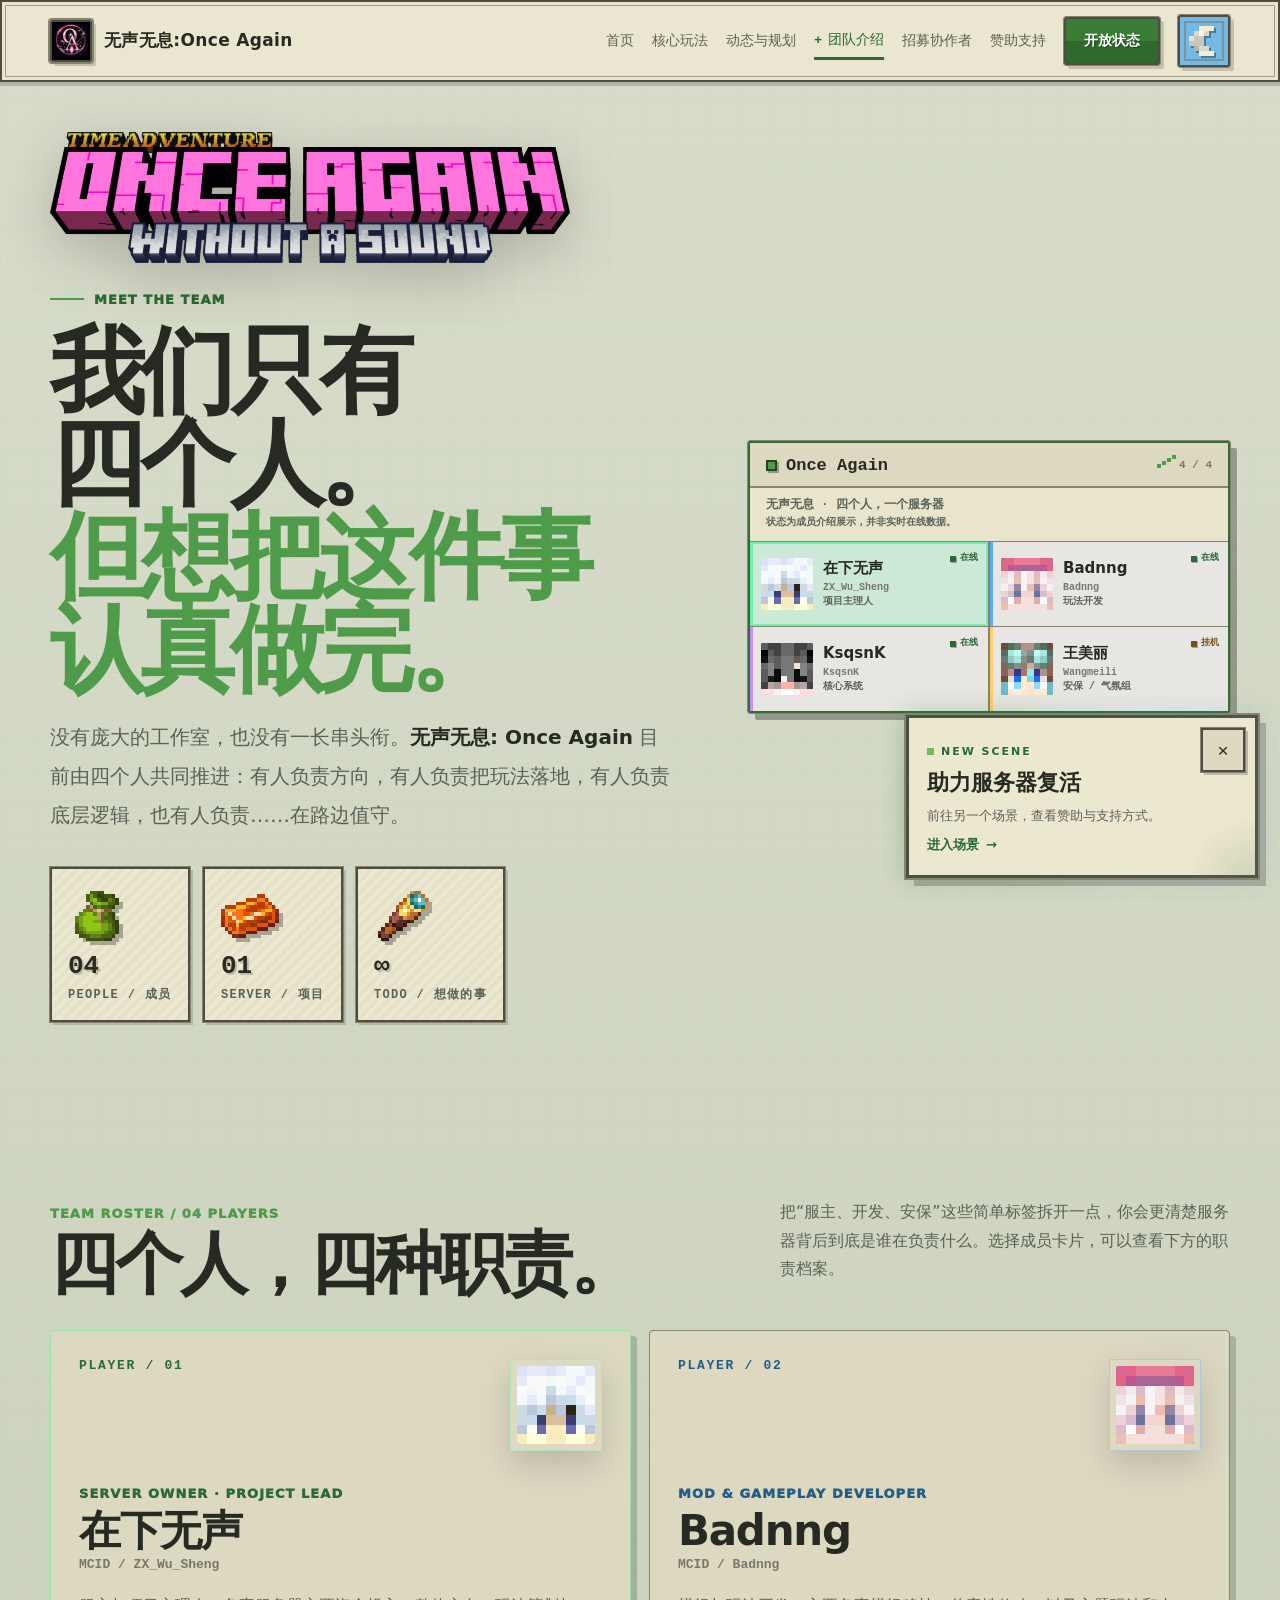
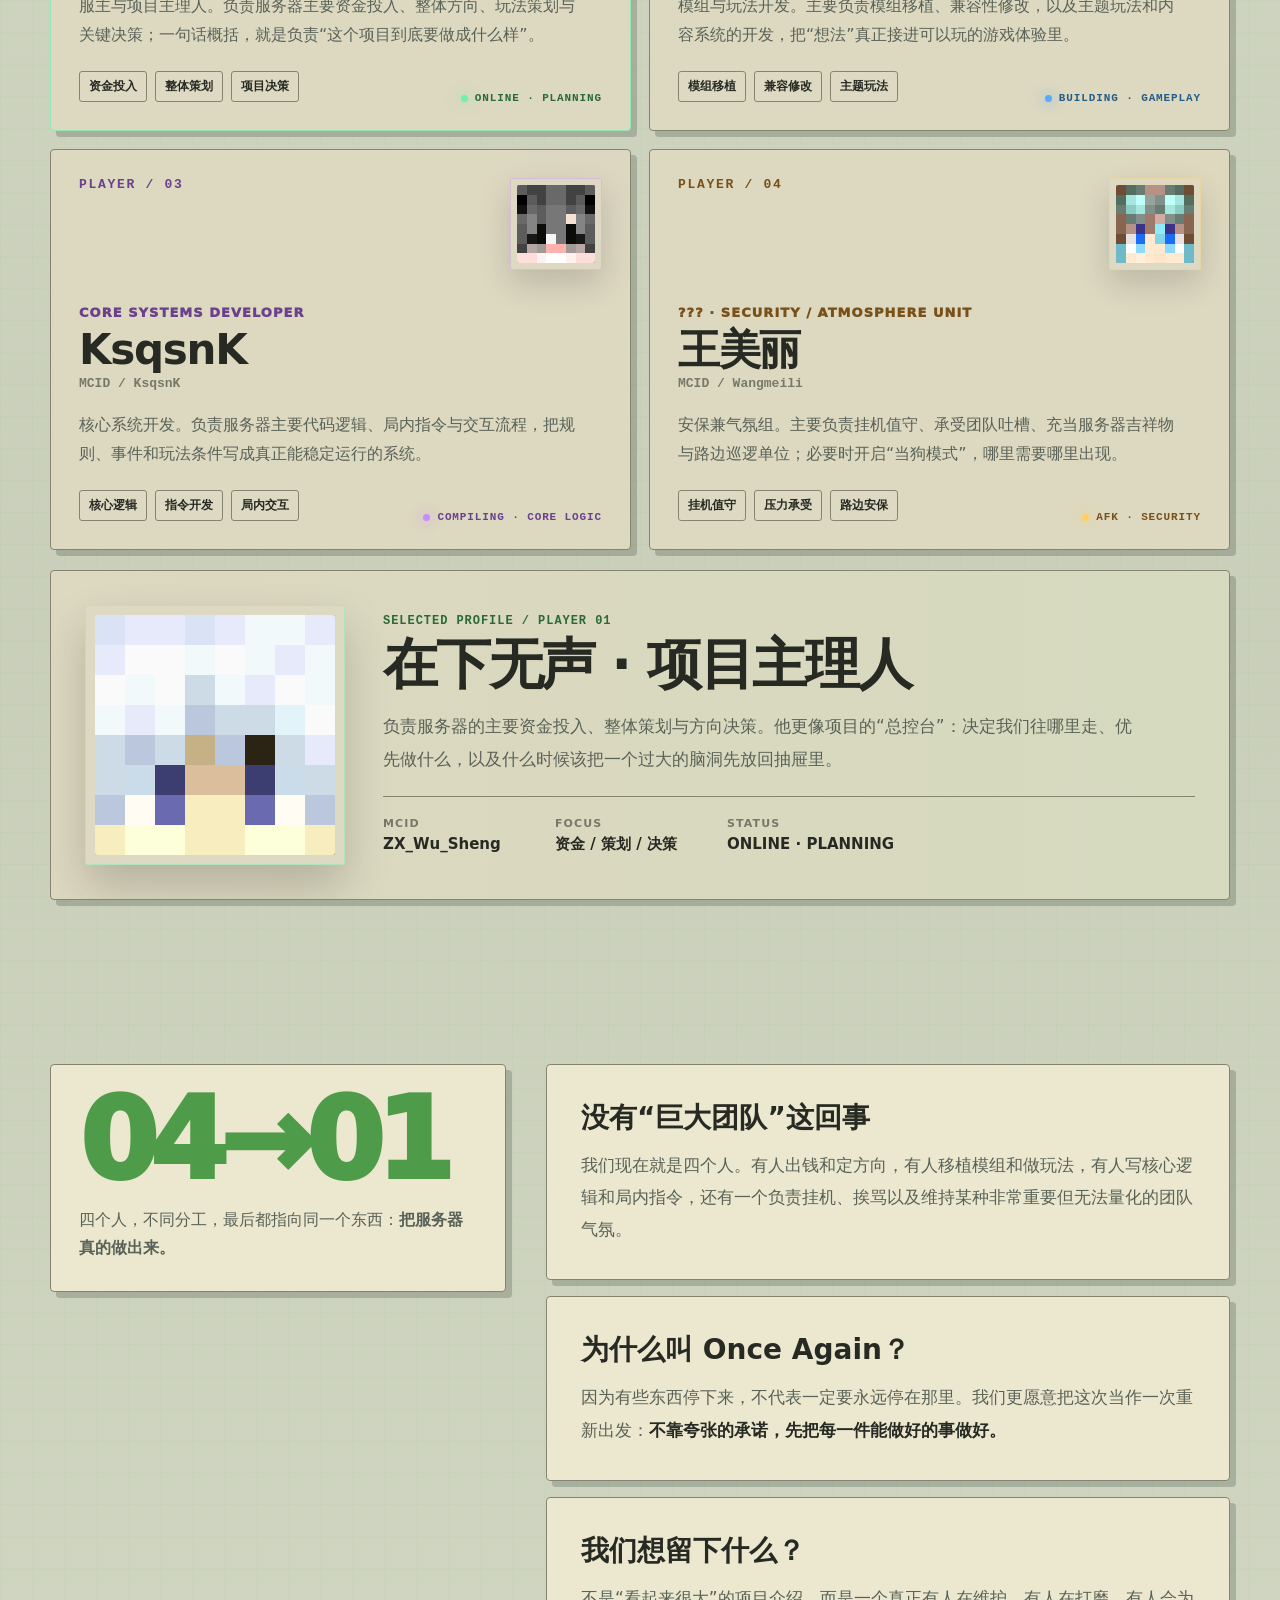
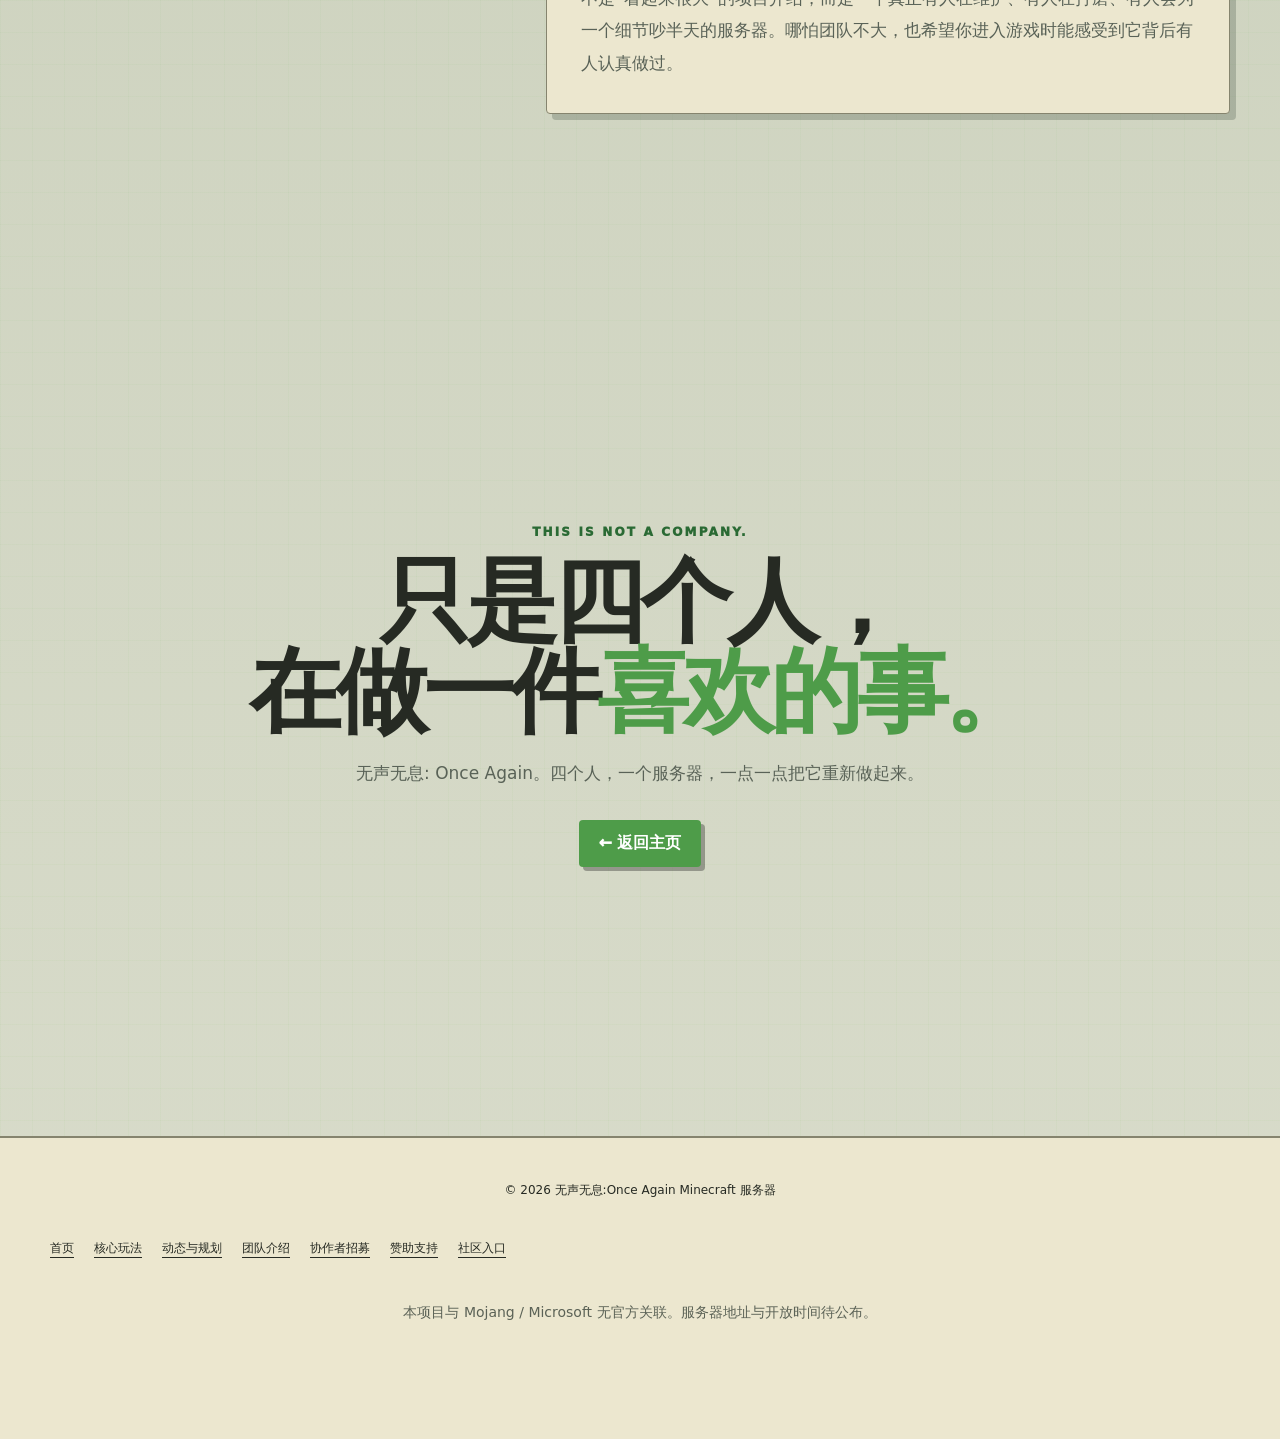
<file: jieshao.html>
<!DOCTYPE html>
<html lang="zh-CN">
<head>
<meta charset="UTF-8">
  <script src="site-theme.js"></script>
<meta name="viewport" content="width=device-width, initial-scale=1.0">
<title>团队介绍｜无声无息:Once Again</title>
<meta name="description" content="认识无声无息:Once Again 的四位团队成员，了解项目策划、模组移植、核心开发和团队协作职责。">
<script id="oa-avatar-fallback">
(() => {
  const cachedAvatars = {
    ZX_Wu_Sheng: 'assets/avatars/ZX_Wu_Sheng.png',
    Badnng: 'assets/avatars/Badnng.png',
    KsqsnK: 'assets/avatars/KsqsnK.png',
    Wangmeili: 'assets/avatars/Wangmeili.png'
  };

  function remoteAvatar(mcid, size) {
    return `https://mc-heads.net/avatar/${encodeURIComponent(mcid)}/${size}`;
  }

  function start(img, mcid, size = 160) {
    if (!img || !mcid) return;
    img.dataset.mcid = mcid;
    img.dataset.avatarSize = String(size);
    img.dataset.avatarSource = cachedAvatars[mcid] ? '0' : '1';
    img.onerror = null;
    img.hidden = false;
    img.style.display = 'block';
    img.src = cachedAvatars[mcid] || remoteAvatar(mcid, size);
  }

  function next(img) {
    if (!img) return;
    const mcid = img.dataset.mcid;
    if (!mcid || Number(img.dataset.avatarSource || 0) >= 1) {
      img.onerror = null;
      img.hidden = true;
      img.style.display = 'none';
      return;
    }
    img.dataset.avatarSource = '1';
    img.src = remoteAvatar(mcid, Number(img.dataset.avatarSize || 160));
  }

  window.OAAvatarFallback = { start, next };
  document.addEventListener('error', function (event) {
    if (event.target instanceof HTMLImageElement && event.target.dataset.mcid) next(event.target);
  }, true);
  document.addEventListener('load', function (event) {
    if (event.target instanceof HTMLImageElement && event.target.dataset.mcid) {
      event.target.hidden = false;
      event.target.style.display = 'block';
    }
  }, true);
})();
</script>
<style>
:root{
  color-scheme:dark;
  --bg:#050908;
  --bg2:#09120f;
  --panel:rgba(13,28,23,.78);
  --panel-strong:rgba(12,27,22,.94);
  --panel-soft:rgba(255,255,255,.035);
  --text:#f5fff9;
  --muted:#a8bbb1;
  --soft:#748a7d;
  --line:rgba(255,255,255,.075);
  --primary:#70efad;
  --primary2:#32bd79;
  --accent:#ffd166;
  --shadow:0 26px 80px rgba(0,0,0,.34);
  --control:rgba(8,19,15,.72);
  --grid:rgba(112,239,173,.035);
}
html[data-theme="light"]{
  color-scheme:light;
  --bg:#f4f8f5;
  --bg2:#eaf2ed;
  --panel:rgba(255,255,255,.78);
  --panel-strong:rgba(255,255,255,.95);
  --panel-soft:rgba(19,75,43,.035);
  --text:#13241b;
  --muted:#5e7066;
  --soft:#86968d;
  --line:rgba(12,55,31,.10);
  --primary:#1ea464;
  --primary2:#137345;
  --accent:#b97700;
  --shadow:0 24px 70px rgba(33,73,48,.12);
  --control:rgba(255,255,255,.80);
  --grid:rgba(30,164,100,.045);
}
*{box-sizing:border-box}
html{background:var(--bg);scroll-behavior:smooth}
body{
  margin:0;min-height:100vh;color:var(--text);
  font-family:"Microsoft YaHei","PingFang SC",system-ui,-apple-system,BlinkMacSystemFont,"Segoe UI",sans-serif;
  background:
    radial-gradient(circle at 13% 8%,rgba(50,189,121,.16),transparent 27%),
    radial-gradient(circle at 86% 31%,rgba(112,239,173,.10),transparent 28%),
    linear-gradient(180deg,var(--bg),var(--bg2) 48%,var(--bg));
  overflow-x:hidden;
  transition:background .55s ease,color .35s ease;
}
html[data-theme="light"] body{
  background:
    radial-gradient(circle at 13% 8%,rgba(30,164,100,.11),transparent 27%),
    radial-gradient(circle at 86% 31%,rgba(255,209,102,.11),transparent 28%),
    linear-gradient(180deg,var(--bg),var(--bg2) 48%,var(--bg));
}
body::before{
  content:"";position:fixed;inset:0;pointer-events:none;z-index:-3;
  background-image:linear-gradient(var(--grid) 1px,transparent 1px),linear-gradient(90deg,var(--grid) 1px,transparent 1px);
  background-size:52px 52px;
  mask-image:linear-gradient(#000,transparent 92%);
}
a{color:inherit;text-decoration:none}
button{font:inherit}
::selection{background:rgba(112,239,173,.26)}
.container{width:min(1180px,calc(100% - 40px));margin:auto}
.page-controls{
  position:fixed;top:18px;left:18px;right:18px;z-index:1000;
  display:flex;justify-content:space-between;align-items:center;pointer-events:none;
}
.control-btn{
  pointer-events:auto;min-height:48px;border:1px solid var(--line);background:var(--control);color:var(--text);
  backdrop-filter:blur(18px);-webkit-backdrop-filter:blur(18px);
  box-shadow:0 12px 34px rgba(0,0,0,.16);cursor:pointer;
  display:inline-flex;align-items:center;justify-content:center;gap:10px;
  padding:0 17px;border-radius:15px;font-weight:850;
  transition:transform .28s cubic-bezier(.2,.8,.2,1),border-color .3s,background .3s,box-shadow .3s;
}
.control-btn:hover{transform:translateY(-3px);border-color:color-mix(in srgb,var(--primary) 52%,transparent);box-shadow:0 15px 38px rgba(0,0,0,.20)}
.control-btn:active{transform:scale(.95)}
.theme-btn{width:48px;padding:0;border-radius:50%;position:relative;overflow:hidden}
.theme-btn .sun,.theme-btn .moon{position:absolute;font-size:22px;line-height:1;transition:opacity .3s ease,transform .45s cubic-bezier(.2,.8,.2,1)}
.theme-btn .sun{color:var(--oa-control-accent);opacity:1;transform:scale(1) rotate(0);text-shadow:0 0 14px color-mix(in srgb,var(--oa-control-accent) 45%,transparent)}
.theme-btn .moon{color:var(--oa-control-accent);opacity:0;transform:scale(.5) rotate(-90deg);text-shadow:none}
html[data-theme="light"] .theme-btn .sun{opacity:0;transform:scale(.5) rotate(90deg)}
html[data-theme="light"] .theme-btn .moon{opacity:1;transform:scale(1) rotate(0)}
.particles{position:fixed;inset:0;z-index:-2;pointer-events:none;overflow:hidden}
.particle{position:absolute;width:5px;height:5px;border-radius:50%;background:var(--primary);opacity:.22;box-shadow:0 0 18px color-mix(in srgb,var(--primary) 55%,transparent);animation:floatParticle var(--d) ease-in-out infinite alternate;will-change:transform}
@keyframes floatParticle{to{transform:translate3d(var(--x),var(--y),0)}}
.hero{min-height:92vh;display:flex;align-items:center;padding:132px 0 78px;position:relative}
.hero-grid{display:grid;grid-template-columns:1.13fr .87fr;gap:72px;align-items:center}
.eyebrow{display:inline-flex;align-items:center;gap:10px;color:var(--primary);font-weight:950;letter-spacing:.17em;font-size:13px;text-transform:uppercase}
.eyebrow::before{content:"";width:34px;height:2px;background:var(--primary);box-shadow:0 0 12px rgba(112,239,173,.42)}
.hero h1{margin:18px 0 22px;font-size:clamp(48px,7.4vw,98px);line-height:.98;letter-spacing:-.055em;font-weight:950}
.hero h1 span{display:block;color:var(--primary)}
.hero-copy{max-width:700px;color:var(--muted);font-size:clamp(16px,1.8vw,20px);line-height:1.95}
.hero-copy strong{color:var(--text)}
.hero-metrics{display:flex;flex-wrap:wrap;gap:13px;margin-top:32px}
.metric{min-width:140px;padding:15px 17px;border:1px solid var(--line);border-radius:17px;background:var(--panel-soft);backdrop-filter:blur(10px)}
.metric b{display:block;font-size:26px;line-height:1;color:var(--text)}
.metric span{display:block;margin-top:7px;color:var(--soft);font-size:12px;font-weight:900;letter-spacing:.11em}
.team-orbit{position:relative;aspect-ratio:1/1;max-width:480px;margin:auto;display:grid;place-items:center;isolation:isolate}
.team-orbit::before,.team-orbit::after{content:"";position:absolute;border:1px solid var(--line);border-radius:50%;pointer-events:none}
.team-orbit::before{inset:8%;animation:spin 26s linear infinite}
.team-orbit::after{inset:23%;border-style:dashed;animation:spinReverse 20s linear infinite}
.orbit-glow{position:absolute;inset:25%;border-radius:50%;background:radial-gradient(circle,rgba(112,239,173,.22),transparent 68%);filter:blur(5px);animation:orbitGlowPulse 3.6s ease-in-out infinite;pointer-events:none}
.core{width:134px;height:134px;border-radius:31px;display:grid;place-items:center;text-align:center;background:var(--panel-strong);border:1px solid rgba(112,239,173,.34);box-shadow:var(--shadow),inset 0 0 34px rgba(112,239,173,.08),0 0 30px rgba(112,239,173,.10);z-index:2;transform:rotate(-4deg);transition:transform .65s cubic-bezier(.18,.9,.22,1),box-shadow .45s ease}
.core strong{display:block;color:var(--primary);font-size:25px;line-height:1.05;white-space:nowrap}
.core span{display:block;margin-top:9px;color:#ff69b4;font-size:12px;font-weight:950;letter-spacing:.13em;text-shadow:0 0 14px rgba(255,105,180,.30)}
.orbit-person{--tx:0px;--ty:0px;--rot:0deg;--delay:0s;position:absolute;left:50%;top:50%;width:88px;height:88px;border-radius:24px;background:var(--panel-strong);border:1px solid color-mix(in srgb,var(--person) 42%,var(--line));box-shadow:0 12px 35px rgba(0,0,0,.20),0 0 14px color-mix(in srgb,var(--person) 24%,transparent);padding:7px;z-index:3;cursor:pointer;transform:translate(-50%,-50%) translate(var(--tx),var(--ty)) rotate(var(--rot)) scale(.96);transition:transform 1.08s cubic-bezier(.16,.84,.22,1),border-color .35s ease,box-shadow .35s ease,filter .35s ease;will-change:transform;touch-action:manipulation}
.orbit-person::before{content:"";position:absolute;inset:-18px;border-radius:38px;background:transparent;z-index:0}
.orbit-person::after{content:"";position:absolute;inset:-7px;border-radius:29px;border:2px solid color-mix(in srgb,var(--person) 72%,transparent);box-shadow:0 0 18px color-mix(in srgb,var(--person) 70%,transparent),0 0 38px color-mix(in srgb,var(--person) 38%,transparent);opacity:.22;transition:opacity .35s ease,transform .45s ease;pointer-events:none}
.orbit-person:hover,.orbit-person:focus-visible{border-color:var(--person);box-shadow:0 16px 42px rgba(0,0,0,.25),0 0 24px color-mix(in srgb,var(--person) 72%,transparent),0 0 54px color-mix(in srgb,var(--person) 42%,transparent);filter:saturate(1.18);outline:none}
.orbit-person:hover::after,.orbit-person:focus-visible::after{opacity:.9;transform:scale(1.08)}
.orbit-person img{width:100%;height:100%;object-fit:cover;border-radius:18px;image-rendering:pixelated;position:relative;z-index:2}
.orbit-person .avatar-fallback{position:absolute;inset:7px;border-radius:18px;display:grid;place-items:center;background:linear-gradient(135deg,var(--person),color-mix(in srgb,var(--person) 34%,#07130f));color:#fff;font-weight:950;font-size:20px;z-index:1}
.op1{--person:#70efad;--tx:-42px;--ty:-35px;--rot:-8deg;--delay:-.2s}.op2{--person:#59a9ff;--tx:42px;--ty:-34px;--rot:7deg;--delay:-.9s}.op3{--person:#c98cff;--tx:40px;--ty:38px;--rot:8deg;--delay:-1.6s}.op4{--person:#ffcf66;--tx:-40px;--ty:38px;--rot:-7deg;--delay:-2.3s}
.team-orbit.is-expanded .op1{--tx:-142px;--ty:-126px;--rot:-10deg}
.team-orbit.is-expanded .op2{--tx:142px;--ty:-112px;--rot:9deg}
.team-orbit.is-expanded .op3{--tx:132px;--ty:126px;--rot:10deg}
.team-orbit.is-expanded .op4{--tx:-138px;--ty:118px;--rot:-9deg}
.team-orbit.is-expanded .core{transform:rotate(0deg) scale(1.06);box-shadow:var(--shadow),inset 0 0 38px rgba(112,239,173,.10),0 0 40px rgba(112,239,173,.18)}
.team-orbit.is-floating .orbit-person{animation:orbitMemberFloat 3.25s ease-in-out var(--delay) infinite}
.team-orbit.is-expanded .orbit-person:hover,.team-orbit.is-expanded .orbit-person:focus-visible{animation-play-state:paused;transform:translate(-50%,-50%) translate(var(--tx),var(--ty)) rotate(var(--rot)) scale(1.10)}
@keyframes orbitMemberFloat{0%,100%{transform:translate(-50%,-50%) translate(var(--tx),var(--ty)) rotate(var(--rot)) scale(1)}50%{transform:translate(-50%,-50%) translate(var(--tx),calc(var(--ty) - 11px)) rotate(calc(var(--rot) * -0.55)) scale(1.045)}}
@keyframes orbitGlowPulse{0%,100%{transform:scale(.92);opacity:.55}50%{transform:scale(1.18);opacity:1}}
@keyframes spin{to{transform:rotate(360deg)}}
@keyframes spinReverse{to{transform:rotate(-360deg)}}
.section{padding:82px 0}
.section-head{display:flex;justify-content:space-between;align-items:end;gap:28px;margin-bottom:30px}
.kicker{color:var(--primary);font-size:13px;letter-spacing:.15em;font-weight:950}
.section h2{margin:8px 0 0;font-size:clamp(36px,5.8vw,68px);line-height:1.04;letter-spacing:-.045em}
.section-desc{max-width:450px;color:var(--muted);line-height:1.8}
.team-grid{display:grid;grid-template-columns:repeat(2,minmax(0,1fr));gap:18px}
.member-card{
  --member:#70efad;position:relative;overflow:hidden;min-height:350px;padding:28px;border:1px solid var(--line);border-radius:28px;
  background:linear-gradient(145deg,color-mix(in srgb,var(--member) 7%,var(--panel)),var(--panel));box-shadow:0 14px 46px rgba(0,0,0,.13);
  cursor:pointer;isolation:isolate;transition:transform .38s cubic-bezier(.2,.8,.2,1),border-color .35s,box-shadow .35s,background .35s;
}
.member-card::before{content:"";position:absolute;width:220px;height:220px;right:-70px;top:-75px;border-radius:50%;background:radial-gradient(circle,color-mix(in srgb,var(--member) 22%,transparent),transparent 69%);z-index:-1;transition:transform .5s ease}
.member-card:hover{transform:translateY(-7px);border-color:color-mix(in srgb,var(--member) 45%,transparent);box-shadow:0 24px 68px rgba(0,0,0,.20)}
.member-card:hover::before{transform:scale(1.18)}
.member-card.active{border-color:color-mix(in srgb,var(--member) 65%,transparent);box-shadow:0 0 0 1px color-mix(in srgb,var(--member) 15%,transparent),0 25px 70px rgba(0,0,0,.20)}
.member-card.badnng{--member:#59a9ff}.member-card.ksq{--member:#c98cff}.member-card.wang{--member:#ffcf66}
.card-top{display:flex;justify-content:space-between;gap:20px;align-items:flex-start}
.member-number{font:900 13px/1 ui-monospace,SFMono-Regular,Consolas,monospace;color:var(--member);letter-spacing:.13em}
.head-wrap{width:92px;height:92px;border-radius:24px;padding:6px;border:1px solid color-mix(in srgb,var(--member) 35%,transparent);background:rgba(255,255,255,.035);position:relative;box-shadow:0 14px 32px rgba(0,0,0,.15)}
.head-wrap img{width:100%;height:100%;object-fit:cover;border-radius:18px;image-rendering:pixelated;position:relative;z-index:2}
.head-fallback{position:absolute;inset:6px;border-radius:18px;display:grid;place-items:center;background:linear-gradient(135deg,var(--member),color-mix(in srgb,var(--member) 30%,#07130f));color:#fff;font-weight:950}
.member-role{margin-top:35px;color:var(--member);font-size:13px;font-weight:950;letter-spacing:.13em;text-transform:uppercase}
.member-name{margin:7px 0 3px;font-size:clamp(28px,4vw,42px);line-height:1.1;letter-spacing:-.03em}
.mcid{font:750 13px/1.3 ui-monospace,SFMono-Regular,Consolas,monospace;color:var(--soft)}
.member-desc{margin:18px 0 0;color:var(--muted);line-height:1.8;max-width:510px}
.tags{display:flex;flex-wrap:wrap;gap:8px;margin-top:21px}
.tag{padding:7px 10px;border-radius:999px;border:1px solid var(--line);background:rgba(255,255,255,.025);color:var(--text);font-size:12px;font-weight:800}
.status{position:absolute;right:28px;bottom:26px;display:flex;align-items:center;gap:7px;color:var(--soft);font:800 11px/1 ui-monospace,SFMono-Regular,Consolas,monospace;letter-spacing:.08em}
.status::before{content:"";width:7px;height:7px;border-radius:50%;background:var(--member);box-shadow:0 0 14px var(--member)}
.profile-panel{margin-top:20px;border:1px solid var(--line);border-radius:30px;background:var(--panel-strong);box-shadow:var(--shadow);overflow:hidden;position:relative}
.profile-panel::before{content:"";position:absolute;inset:0;background:radial-gradient(circle at 80% 15%,color-mix(in srgb,var(--profile) 11%,transparent),transparent 34%);pointer-events:none}
.profile-inner{display:grid;grid-template-columns:260px 1fr;gap:38px;align-items:center;padding:34px;position:relative}
.profile-avatar{aspect-ratio:1;border-radius:28px;padding:9px;background:rgba(255,255,255,.04);border:1px solid color-mix(in srgb,var(--profile) 38%,transparent);box-shadow:0 22px 45px rgba(0,0,0,.18);position:relative}
.profile-avatar img{width:100%;height:100%;object-fit:cover;border-radius:21px;image-rendering:pixelated;position:relative;z-index:2}
.profile-avatar-fallback{position:absolute;inset:9px;border-radius:21px;display:grid;place-items:center;background:linear-gradient(135deg,var(--profile),color-mix(in srgb,var(--profile) 25%,#07130f));font-size:46px;color:#fff;font-weight:950}
.profile-label{color:var(--profile);font:900 12px/1 ui-monospace,SFMono-Regular,Consolas,monospace;letter-spacing:.15em}
.profile-title{font-size:clamp(31px,4.6vw,55px);line-height:1.04;margin:9px 0 12px;letter-spacing:-.04em}
.profile-text{color:var(--muted);font-size:17px;line-height:1.9;max-width:760px}
.profile-bottom{display:flex;flex-wrap:wrap;gap:12px 22px;margin-top:21px;padding-top:20px;border-top:1px solid var(--line)}
.profile-stat{min-width:150px}.profile-stat small{display:block;color:var(--soft);font-size:11px;font-weight:900;letter-spacing:.1em}.profile-stat b{display:block;margin-top:5px;font-size:15px}
.story-wrap{display:grid;grid-template-columns:.8fr 1.2fr;gap:40px;align-items:start}
.story-index{position:sticky;top:110px;padding:28px;border:1px solid var(--line);border-radius:26px;background:var(--panel);backdrop-filter:blur(12px)}
.story-index .big{font-size:clamp(62px,9vw,112px);font-weight:950;color:var(--primary);line-height:.85;letter-spacing:-.07em}
.story-index p{margin:18px 0 0;color:var(--muted);line-height:1.8}
.story-card{padding:34px;border:1px solid var(--line);border-radius:28px;background:var(--panel);box-shadow:0 16px 44px rgba(0,0,0,.10)}
.story-card + .story-card{margin-top:16px}
.story-card h3{margin:0 0 12px;font-size:28px}.story-card p{margin:0;color:var(--muted);line-height:1.9;font-size:17px}
.story-card strong{color:var(--text)}
.finale{text-align:center;padding:110px 0 120px}
.finale .micro{color:var(--primary);font-weight:950;letter-spacing:.18em;font-size:12px}
.finale h2{margin:18px auto 20px;max-width:900px;font-size:clamp(43px,7.3vw,92px);line-height:.98;letter-spacing:-.055em}
.finale h2 span{color:var(--primary)}
.finale p{max-width:650px;margin:auto;color:var(--muted);font-size:17px;line-height:1.9}
.return-home{display:inline-flex;margin-top:30px;align-items:center;gap:10px;padding:13px 20px;border-radius:14px;background:var(--primary);color:#05130c;font-weight:950;box-shadow:0 14px 32px rgba(40,180,110,.20);transition:transform .3s ease,box-shadow .3s ease}
html[data-theme="light"] .return-home{color:#fff}
.return-home:hover{transform:translateY(-4px);box-shadow:0 19px 38px rgba(40,180,110,.28)}
footer{padding:0 0 34px;text-align:center;color:var(--soft);font-size:12px}
.reveal{opacity:0;transform:translateY(24px);transition:opacity .7s ease,transform .8s cubic-bezier(.2,.8,.2,1)}
.reveal.show{opacity:1;transform:none}
@media(max-width:930px){
  .hero{min-height:auto}.hero-grid{grid-template-columns:1fr;gap:52px}.team-orbit{width:min(470px,86vw)}
  .section-head{align-items:flex-start;flex-direction:column}.team-grid{grid-template-columns:1fr}
  .profile-inner{grid-template-columns:190px 1fr}.story-wrap{grid-template-columns:1fr}.story-index{position:relative;top:auto}
}
@media(max-width:620px){
  .container{width:min(100% - 24px,1180px)}.page-controls{top:10px;left:10px;right:10px}.control-btn{min-height:43px;padding:0 13px}.back-text{display:none}.theme-btn{width:43px;padding:0}
  .hero{padding:110px 0 52px}.hero h1{font-size:clamp(46px,15vw,72px)}.hero-copy{font-size:16px}.metric{flex:1;min-width:125px}
  .team-orbit{width:min(390px,96vw)}.orbit-person{width:72px;height:72px;border-radius:19px}.orbit-person img,.orbit-person .avatar-fallback{border-radius:14px}.core{width:110px;height:110px;border-radius:26px}
  .section{padding:60px 0}.member-card{padding:22px;min-height:365px}.head-wrap{width:78px;height:78px;border-radius:20px}.member-role{margin-top:26px}.status{position:static;margin-top:20px}
  .profile-inner{grid-template-columns:1fr;padding:22px}.profile-avatar{width:170px}.story-card,.story-index{padding:24px}.finale{padding:80px 0 90px}
}
@media(max-width:620px){
  .team-orbit .op1{--tx:-108px;--ty:-94px}.team-orbit .op2{--tx:108px;--ty:-88px}.team-orbit .op3{--tx:101px;--ty:99px}.team-orbit .op4{--tx:-104px;--ty:94px}
  .team-orbit.is-floating .orbit-person{animation:orbitMemberFloat 3.2s ease-in-out var(--delay) infinite}
  .core strong{font-size:21px}.core span{font-size:10px}
}
@media(prefers-reduced-motion:reduce){
  *,*::before,*::after{animation:none!important;transition:none!important;scroll-behavior:auto!important}.reveal{opacity:1;transform:none}
}
:root{
  --oa-control-bg:rgba(8,19,15,.72);
  --oa-control-border:rgba(112,239,173,.20);
  --oa-control-shadow:0 12px 34px rgba(0,0,0,.16);
  --oa-control-accent:#70efad;
}
html[data-theme="light"]{
  --oa-control-bg:rgba(255,255,255,.80);
  --oa-control-border:rgba(30,164,100,.18);
  --oa-control-shadow:0 12px 34px rgba(29,67,46,.12);
  --oa-control-accent:#1ea464;
}
.control-btn{
  min-height:48px;
  border:1px solid var(--oa-control-border);
  background:var(--oa-control-bg);
  color:var(--text);
  backdrop-filter:blur(18px);
  -webkit-backdrop-filter:blur(18px);
  box-shadow:var(--oa-control-shadow);
  border-radius:15px;
  transition:transform .28s cubic-bezier(.2,.8,.2,1),border-color .3s ease,background .3s ease,box-shadow .3s ease;
}
.control-btn:hover{transform:translateY(-3px);border-color:var(--oa-control-accent);box-shadow:0 15px 38px rgba(0,0,0,.20)}
html[data-theme="light"] .control-btn:hover{box-shadow:0 15px 38px rgba(29,67,46,.14)}
.control-btn:active{transform:scale(.95)}
.theme-btn{width:48px;height:48px;min-width:48px;min-height:48px;padding:0;border-radius:50%;position:relative;overflow:hidden}
.theme-btn .sun,.theme-btn .moon{position:absolute;inset:0;display:grid;place-items:center;font-size:22px;line-height:1;transition:opacity .3s ease,transform .45s cubic-bezier(.2,.8,.2,1)}
.theme-btn .sun{color:var(--oa-control-accent);opacity:1;transform:scale(1) rotate(0);text-shadow:0 0 14px color-mix(in srgb,var(--oa-control-accent) 45%,transparent)}
.theme-btn .moon{color:var(--oa-control-accent);opacity:0;transform:scale(.5) rotate(-90deg);text-shadow:none}
html[data-theme="light"] .theme-btn .sun{opacity:0;transform:scale(.5) rotate(90deg)}
html[data-theme="light"] .theme-btn .moon{opacity:1;transform:scale(1) rotate(0)}
@media(max-width:760px){.control-btn{min-height:43px}.theme-btn{width:43px;height:43px;min-width:43px;min-height:43px}}
@property --scene-ring-angle {
  syntax: '<angle>';
  inherits: false;
  initial-value: 0deg;
}
@keyframes sceneRingOrbit{to{--scene-ring-angle:360deg}}
@keyframes sceneTeaserBreath{
  0%,100%{filter:brightness(.96)}
  50%{filter:brightness(1.06)}
}
@keyframes sceneTeaserEnter{
  from{opacity:0;transform:translateY(22px) scale(.96)}
  to{opacity:1;transform:none}
}
.control-btn{border-radius:4px;backdrop-filter:none;-webkit-backdrop-filter:none;box-shadow:4px 4px 0 rgba(0,0,0,.28)}
.theme-btn{border-radius:4px}
.metric{border-radius:3px;backdrop-filter:none;-webkit-backdrop-filter:none;box-shadow:3px 3px 0 rgba(0,0,0,.22)}
.team-orbit.player-list-panel{display:block;aspect-ratio:auto;width:100%;max-width:560px;margin:auto;padding:0;border:2px solid var(--primary2);border-radius:2px;outline:1px solid var(--line);background:var(--panel);box-shadow:7px 7px 0 rgba(0,0,0,.30);isolation:auto;overflow:hidden}
.team-orbit.player-list-panel::before,.team-orbit.player-list-panel::after,.orbit-glow,.core{display:none}
.player-list-head{display:flex;width:100%;align-items:center;gap:9px;padding:14px 16px 12px;border-bottom:2px solid var(--line);background:var(--panel-strong);font:900 17px/1 ui-monospace,SFMono-Regular,Consolas,monospace}
.server-dot{width:11px;height:11px;background:var(--primary);border:2px solid color-mix(in srgb,var(--primary) 45%,#000);box-shadow:2px 2px 0 rgba(0,0,0,.3)}
.player-count{display:flex;align-items:center;margin-left:auto;color:var(--soft);font-size:11px}
.player-count::before{content:"";width:4px;height:4px;margin-right:18px;background:var(--primary);box-shadow:5px -3px 0 var(--primary),10px -6px 0 var(--primary),15px -9px 0 var(--primary)}
.player-list-motd{width:100%;padding:9px 16px 10px;border-bottom:1px solid var(--line);background:color-mix(in srgb,var(--panel) 82%,var(--panel-strong));color:var(--muted);font:700 12px/1.4 ui-monospace,SFMono-Regular,Consolas,monospace}
.player-list-rows{display:grid;width:100%;grid-template-columns:repeat(2,minmax(0,1fr));gap:1px;background:var(--line)}
.team-orbit .orbit-person{position:relative;left:auto;top:auto;width:auto;height:84px;display:grid;grid-template-columns:52px minmax(0,1fr);align-items:center;gap:10px;padding:10px 11px;border:0;border-radius:0;background:var(--control);box-shadow:none;transform:none;transition:background .12s steps(2),box-shadow .12s steps(2);animation:none!important;overflow:hidden}
.team-orbit .orbit-person::before{content:"";display:block;position:absolute;inset:0 auto 0 0;width:3px;border-radius:0;background:var(--person);z-index:4;pointer-events:none}
.team-orbit .orbit-person::after{display:none}
.team-orbit .orbit-person:hover,.team-orbit .orbit-person:focus-visible{transform:none;border-color:transparent;background:color-mix(in srgb,var(--control) 86%,var(--person));box-shadow:inset 0 0 0 2px color-mix(in srgb,var(--person) 72%,transparent);filter:none;outline:none}
.team-orbit .orbit-person.is-selected{background:color-mix(in srgb,var(--control) 78%,var(--person));box-shadow:inset 0 0 0 2px var(--person)}
.team-orbit .orbit-person img,.team-orbit .orbit-person .avatar-fallback{position:relative;inset:auto;grid-column:1;grid-row:1;width:52px;height:52px;border-radius:1px;object-fit:cover;padding:0}
.team-orbit .orbit-person img{z-index:2}.team-orbit .orbit-person .avatar-fallback{z-index:1;display:grid;place-items:center;background:var(--person);font-size:13px}
.player-info{grid-column:2;grid-row:1;align-self:center;display:grid;gap:5px;min-width:0;padding-right:38px}.player-info b{overflow:hidden;font-size:15px;line-height:1.1;white-space:nowrap;text-overflow:ellipsis}.player-info small{display:grid;gap:3px;color:var(--soft);font:700 10px/1.15 ui-monospace,SFMono-Regular,Consolas,monospace;white-space:nowrap}.player-info small span{overflow:hidden;text-overflow:ellipsis}.player-role{color:var(--muted)}
.player-status{position:absolute;top:12px;right:10px;display:flex;align-items:center;gap:4px;color:var(--primary);font:900 9px/1 ui-monospace,SFMono-Regular,Consolas,monospace}.player-status::before{content:"";width:6px;height:6px;background:currentColor;box-shadow:1px 1px 0 rgba(0,0,0,.28)}.op4 .player-status{color:#c59628}
.member-card{border-radius:4px;background:var(--panel-strong);box-shadow:6px 6px 0 rgba(0,0,0,.28)}
.member-card::before{border-radius:0;opacity:.12}
.member-card:hover{transform:translate(-3px,-3px);box-shadow:9px 9px 0 rgba(0,0,0,.30)}
.head-wrap,.head-wrap img,.head-fallback{border-radius:2px}
.tag{border-radius:3px;padding:6px 9px}
.profile-panel{border-radius:4px;box-shadow:8px 8px 0 rgba(0,0,0,.3)}
.profile-panel::before{background:linear-gradient(90deg,transparent,color-mix(in srgb,var(--profile) 7%,transparent));}
.profile-avatar,.profile-avatar img,.profile-avatar-fallback{border-radius:2px}
.story-index,.story-card{border-radius:4px;box-shadow:5px 5px 0 rgba(0,0,0,.22);backdrop-filter:none;-webkit-backdrop-filter:none}
.return-home{border-radius:4px;box-shadow:4px 4px 0 rgba(0,0,0,.3)}
.return-home:hover{transform:translate(-2px,-2px);box-shadow:6px 6px 0 rgba(0,0,0,.32)}
.eyebrow,.kicker,.member-role,.profile-label{letter-spacing:.08em}
body,html[data-theme="light"] body{background:linear-gradient(180deg,var(--bg),var(--bg2) 48%,var(--bg))}
.particle{border-radius:0;box-shadow:none;animation:pixelParticle 2.8s steps(2,end) infinite alternate}
@keyframes pixelParticle{to{transform:translate3d(var(--x),var(--y),0);opacity:.42}}
:root{--bg:#07100b;--bg2:#0c1710;--panel:#142018;--panel-strong:#1b2b1f;--line:#3b5842;--primary:#70b957;--primary2:#39763d;--text:#f5f2e8;--muted:#b7c3b9;--soft:#879487;--shadow:6px 6px 0 rgba(0,0,0,.52)}
html[data-theme="light"]{--bg:#d9dccb;--bg2:#c9cfba;--panel:#ece7cf;--panel-strong:#ddd8c0;--line:#85846e;--primary:#4e9c49;--primary2:#2f6e36;--text:#262a23;--muted:#596257;--soft:#777968;--shadow:6px 6px 0 rgba(73,75,63,.30)}
body,html[data-theme="light"] body{background-color:var(--bg);background-image:linear-gradient(rgba(112,185,87,.045) 1px,transparent 1px),linear-gradient(90deg,rgba(112,185,87,.045) 1px,transparent 1px),linear-gradient(180deg,var(--bg),var(--bg2) 48%,var(--bg));background-size:32px 32px,32px 32px,auto}
.team-orbit.player-list-panel .orbit-person,.team-orbit.player-list-panel .orbit-person:hover,.team-orbit.player-list-panel .orbit-person:focus-visible{animation:none!important;transform:none!important}
@media(max-width:620px){.team-orbit.player-list-panel{width:100%;max-width:430px}.player-list-rows{grid-template-columns:1fr}.team-orbit .orbit-person{height:68px;grid-template-columns:46px minmax(0,1fr);padding:9px 11px}.team-orbit .orbit-person img,.team-orbit .orbit-person .avatar-fallback{width:46px;height:46px}.player-info b{font-size:14px}.player-info small{display:flex;gap:7px;font-size:9px}.player-role::before{content:"· "}.player-list-head{padding:13px 14px}.player-list-motd{padding-left:14px;padding-right:14px}}
.theme-icon{position:absolute;font-size:25px;line-height:1;transition:opacity .2s steps(2),transform .2s steps(2)}
.theme-icon svg{width:40px;height:40px;display:block;image-rendering:pixelated;filter:drop-shadow(2px 2px 0 rgba(0,0,0,.34))}
.theme-icon-sun{color:#f4d968}.theme-icon-moon{color:#d8d9c7;opacity:0;transform:scale(.65)}
html[data-theme="light"] .theme-icon-sun{opacity:0;transform:scale(.65)}
html[data-theme="light"] .theme-icon-moon{opacity:1;transform:scale(1)}
@media(max-width:600px){.theme-icon svg{width:36px;height:36px}}
.oa-team-title-image{
  display:block;
  width:min(100%,520px);
  height:auto;
  margin:0 0 22px;
  object-fit:contain;
  filter:drop-shadow(0 15px 28px rgba(0,0,0,.20));
  transform:translateZ(0);
}
@media(max-width:720px){
  .oa-team-title-image{width:min(100%,470px);margin-bottom:18px}
}
.navbar{position:fixed;top:0;left:0;width:100%;z-index:1000;background:color-mix(in srgb,var(--panel) 97%,transparent);border:2px solid #050806;box-shadow:6px 6px 0 rgba(73,75,63,.26);overflow:visible;transform:translateX(0);transition:top .42s cubic-bezier(.22,1,.36,1),width .42s cubic-bezier(.22,1,.36,1),border-radius .42s cubic-bezier(.22,1,.36,1),box-shadow .32s ease}
.navbar::before{content:"";position:absolute;inset:3px;border:1px solid color-mix(in srgb,var(--line) 72%,transparent);pointer-events:none}
.nav-inner{min-height:88px;display:flex;align-items:center;justify-content:space-between;gap:28px;transition:min-height .42s cubic-bezier(.22,1,.36,1),gap .42s ease}
.logo{display:flex;align-items:center;gap:12px;font-weight:900;letter-spacing:.5px}.logo-icon{position:relative;width:42px;height:42px;display:grid;place-items:center;overflow:hidden;border-radius:2px;background:var(--primary);box-shadow:4px 4px 0 rgba(0,0,0,.46);transition:transform .35s ease,box-shadow .35s ease}.logo-icon img{width:100%;height:100%;object-fit:cover;image-rendering:auto}.logo:hover .logo-icon{transform:rotate(-5deg) scale(1.06);box-shadow:5px 5px 0 rgba(0,0,0,.5)}.logo-name{font-size:17px;color:var(--text)}
.nav-right{display:flex;align-items:center;gap:18px}.nav-links{display:flex;align-items:center;gap:25px;color:var(--muted);font-size:15px}.nav-links a{position:relative;transition:color .25s ease,transform .25s ease}.nav-links a:not(.nav-button)::after{content:"";position:absolute;left:50%;bottom:-8px;width:100%;height:3px;background:var(--primary);transform:translateX(-50%) scaleX(0);transition:transform .28s ease}.nav-links a:not(.nav-button):hover,.nav-links a.nav-team-link{color:var(--primary)}.nav-links a:not(.nav-button):hover{transform:translateY(-1px)}.nav-links a:not(.nav-button):hover::after,.nav-links a.nav-team-link::after{transform:translateX(-50%) scaleX(1)}.nav-team-link::before{content:"+";display:inline-block;margin-right:6px;color:var(--primary);font:900 13px/1 ui-monospace,SFMono-Regular,Consolas,monospace}.nav-button{padding:10px 18px;border:2px solid #050806;background:linear-gradient(#68b450 0 50%,#4a8c43 50% 100%);color:#fff;font-weight:900;box-shadow:4px 4px 0 rgba(0,0,0,.46);transition:transform .25s ease,box-shadow .25s ease}.nav-button:hover{transform:translate(-2px,-3px);box-shadow:6px 6px 0 rgba(0,0,0,.52)}
.theme-toggle{position:relative;width:52px;height:52px;flex-shrink:0;display:grid;place-items:center;overflow:hidden;border:2px solid #050806;border-radius:2px;background:#172b49;color:var(--text);cursor:pointer;box-shadow:4px 4px 0 rgba(73,75,63,.3);transition:transform .35s ease,background-color .35s ease,border-color .35s ease,box-shadow .35s ease}.theme-toggle::before{content:"";position:absolute;inset:4px;border:2px solid color-mix(in srgb,var(--line) 70%,transparent);pointer-events:none}.theme-toggle:hover{transform:translate(-1px,-1px);box-shadow:5px 5px 0 rgba(45,48,39,.38)}.theme-toggle:active{transform:translate(2px,2px);box-shadow:2px 2px 0 rgba(45,48,39,.35)}html[data-theme="light"] .theme-toggle{background:#73b9e8}.oa-theme-glyph{position:absolute;inset:0;display:grid;place-items:center;color:inherit;text-shadow:none;filter:none;transition:opacity .18s steps(2,end)!important}.mc-sky-svg{width:40px;height:40px;display:block;overflow:visible;image-rendering:pixelated;filter:drop-shadow(2px 2px 0 rgba(0,0,0,.34))}.oa-theme-sun{opacity:1}.oa-theme-moon{opacity:0;color:#73b9e8!important}html[data-theme="light"] .oa-theme-sun{opacity:0}html[data-theme="light"] .oa-theme-moon{opacity:1}
.menu-button{display:none;width:46px;height:46px;border:2px solid #050806;background:var(--panel-strong);color:var(--text);box-shadow:4px 4px 0 rgba(0,0,0,.35);font-size:22px;cursor:pointer}
.navbar.scrolled{top:12px;left:50%;width:min(980px,calc(100% - 28px));transform:translateX(-50%);border-radius:3px;box-shadow:7px 7px 0 rgba(45,48,39,.34)}.navbar.scrolled .nav-inner{min-height:62px;gap:18px}.navbar.scrolled .logo-icon{transform:scale(.82);transform-origin:left center}.navbar.scrolled .nav-links{gap:12px}
@media(max-width:950px){.navbar{top:0;left:50%;width:100%;transform:translateX(-50%)}.navbar.scrolled{top:8px;width:calc(100% - 20px)}.nav-inner,.navbar.scrolled .nav-inner{min-height:72px}.navbar.scrolled .logo-icon{transform:none}.menu-button{display:block}.nav-links{position:absolute;top:92px;left:10px;right:10px;display:none;flex-direction:column;align-items:stretch;gap:0;padding:8px;background:var(--panel-strong);border:2px solid #050806;box-shadow:6px 6px 0 rgba(73,75,63,.28)}.nav-links.open{display:flex}.nav-links a{padding:13px 12px}.nav-links a:not(.nav-button)::after{bottom:5px;left:12px;right:auto;width:calc(100% - 24px);transform:scaleX(0)}.nav-links a.nav-team-link::after,.nav-links a:hover::after{transform:scaleX(1)}.nav-right{gap:10px}}@media(max-width:600px){.nav-inner,.navbar.scrolled .nav-inner{min-height:64px}.nav-links{top:84px}.navbar.scrolled .nav-links{top:78px}.theme-toggle{width:48px;height:48px}.theme-icon svg{width:36px;height:36px}}
@property --oa-teaser-angle{syntax:"<angle>";inherits:false;initial-value:0deg}
.oa-scene-teaser{--oa-teaser-angle:0deg;position:fixed;right:22px;bottom:22px;z-index:3400;width:min(352px,calc(100vw - 28px));padding:2px;border-radius:22px;background:conic-gradient(from var(--oa-teaser-angle),#ff62ad,#a776ff,#5e8cff,#46e4ff,#62f2bf,#ffe46b,#ff8b78,#ff62ad);box-shadow:0 0 18px rgba(92,168,255,.28),0 0 32px rgba(255,91,174,.18),0 18px 52px rgba(0,0,0,.3);animation:oaTeaserOrbit 10s linear infinite,oaTeaserBreathe 4.8s ease-in-out infinite;cursor:pointer;isolation:isolate;transform:translateZ(0);transition:transform .34s cubic-bezier(.2,.8,.2,1)}
.oa-scene-teaser:hover{transform:translateY(-5px) scale(1.012)}.oa-scene-teaser::before{content:"";position:absolute;inset:-8px;z-index:-1;border-radius:28px;background:conic-gradient(from var(--oa-teaser-angle),rgba(255,98,173,.46),rgba(129,112,255,.42),rgba(70,228,255,.4),rgba(98,242,191,.36),rgba(255,228,107,.34),rgba(255,98,173,.46));filter:blur(16px);opacity:.5;pointer-events:none}
.oa-scene-teaser-inner{position:relative;display:block;min-height:132px;padding:18px 48px 18px 18px;border-radius:20px;overflow:hidden;background:linear-gradient(135deg,rgba(255,255,255,.055),transparent 48%),var(--panel-strong);backdrop-filter:blur(20px) saturate(135%);-webkit-backdrop-filter:blur(20px) saturate(135%);color:var(--text)}.oa-scene-teaser-inner::after{content:"";position:absolute;width:150px;height:150px;right:-78px;bottom:-88px;border-radius:50%;background:radial-gradient(circle,rgba(112,239,173,.18),transparent 68%);pointer-events:none}
.oa-scene-kicker{display:inline-flex;align-items:center;gap:7px;color:#ff72b4;font-size:11px;font-weight:900;letter-spacing:.18em;text-transform:uppercase}.oa-scene-kicker-dot{width:7px;height:7px;border-radius:50%;background:#65efac;box-shadow:0 0 12px rgba(101,239,172,.55);animation:oaTeaserDot 2.6s ease-in-out infinite}.oa-scene-title{display:block;margin-top:7px;color:var(--text);font-size:22px;line-height:1.2;font-weight:950;letter-spacing:-.02em}.oa-scene-desc{display:block;margin-top:8px;max-width:245px;color:var(--muted);font-size:13px;line-height:1.65}.oa-scene-enter{display:inline-flex;align-items:center;gap:7px;margin-top:11px;color:var(--primary);font-size:13px;font-weight:900;transition:transform .25s ease}.oa-scene-teaser:hover .oa-scene-enter{transform:translateX(3px)}
.oa-scene-close{position:absolute;top:10px;right:10px;z-index:8;width:32px;height:32px;padding:0;border:1px solid var(--line);border-radius:2px;display:grid;place-items:center;background:rgba(5,15,11,.5);color:var(--text);font-size:19px;line-height:1;cursor:pointer;backdrop-filter:blur(10px);-webkit-backdrop-filter:blur(10px);transition:transform .22s ease,background .25s ease,border-color .25s ease}html[data-theme="light"] .oa-scene-close{background:rgba(255,255,255,.74)}.oa-scene-close:hover{transform:rotate(8deg) scale(1.08);border-color:var(--primary);background:color-mix(in srgb,var(--panel-strong) 78%,var(--primary) 22%)}
.oa-scene-teaser.oa-closing{animation:none;opacity:0;transform:translateY(14px) scale(.96);transition:opacity .24s ease,transform .28s ease;pointer-events:none}@keyframes oaTeaserOrbit{to{--oa-teaser-angle:360deg}}@keyframes oaTeaserBreathe{0%,100%{box-shadow:0 0 13px rgba(92,168,255,.18),0 0 24px rgba(255,91,174,.12),0 18px 52px rgba(0,0,0,.28)}50%{box-shadow:0 0 23px rgba(92,168,255,.36),0 0 42px rgba(255,91,174,.25),0 20px 58px rgba(0,0,0,.34)}}@keyframes oaTeaserDot{0%,100%{opacity:.55;transform:scale(.86)}50%{opacity:1;transform:scale(1.12)}}
@media(max-width:700px){.oa-scene-teaser{right:12px;bottom:12px;width:min(332px,calc(100vw - 24px))}.oa-scene-teaser-inner{min-height:122px;padding:16px 44px 16px 16px}.oa-scene-title{font-size:20px}}
.oa-scene-teaser{--oa-teaser-angle:0deg!important;padding:0!important;border:3px solid #050806!important;border-radius:0!important;outline:2px solid #3b5842!important;background:#142018!important;box-shadow:8px 8px 0 rgba(0,0,0,.45),0 0 18px rgba(112,185,87,.18)!important;animation:oaMcTeaserGlow 3.6s ease-in-out infinite!important;transform:none!important;transition:transform .10s steps(2,end),box-shadow .25s ease!important}.oa-scene-teaser:hover{transform:translate(-2px,-2px)!important;box-shadow:10px 10px 0 rgba(0,0,0,.45),0 0 28px rgba(112,185,87,.34)!important}.oa-scene-teaser::before{display:block!important;content:""!important;position:absolute!important;inset:-7px!important;z-index:-1!important;border:2px solid rgba(112,185,87,.42)!important;background:transparent!important;filter:blur(7px)!important;opacity:.55!important;pointer-events:none!important}.oa-scene-teaser-inner{min-height:128px;border:0!important;border-radius:0!important;outline:0!important;background:linear-gradient(90deg,rgba(255,255,255,.018) 50%,transparent 50%),#142018!important;background-size:16px 16px,auto!important;box-shadow:none!important;backdrop-filter:none!important;-webkit-backdrop-filter:none!important}.oa-scene-teaser-inner::after{display:none!important;content:none!important}.oa-scene-kicker{color:#6ebf59!important}.oa-scene-kicker-dot{animation:oaTeaserDot 2.6s ease-in-out infinite!important;box-shadow:0 0 12px rgba(101,239,172,.55)!important}.oa-scene-enter{color:#4f9b44!important;transition:none!important}.oa-scene-close,html[data-theme="light"] .oa-scene-close{width:32px;height:32px;border:2px solid #050806!important;border-radius:0!important;outline:1px solid #3b5842!important;background:#111914!important;color:#f5f2e8!important;box-shadow:3px 3px 0 rgba(0,0,0,.32)!important;backdrop-filter:none!important;-webkit-backdrop-filter:none!important;transition:none!important}.oa-scene-close:hover{transform:translate(-1px,-1px)!important}
@keyframes oaMcTeaserGlow{0%,100%{box-shadow:8px 8px 0 rgba(0,0,0,.45),0 0 14px rgba(112,185,87,.14)}50%{box-shadow:8px 8px 0 rgba(0,0,0,.45),0 0 28px rgba(112,185,87,.34)}}
.metric{position:relative;min-height:92px;padding:13px 15px 12px 66px!important;border:1px solid var(--line)!important;outline:0;background:repeating-linear-gradient(135deg,rgba(255,255,255,.025) 0 4px,transparent 4px 8px),var(--panel)!important;box-shadow:3px 3px 0 rgba(0,0,0,.2)!important}.metric-icon{position:absolute;left:14px;top:14px;width:38px;height:38px;object-fit:contain;image-rendering:pixelated;filter:drop-shadow(2px 2px 0 rgba(0,0,0,.25));background:var(--panel-strong);border:1px solid var(--line);padding:3px}.metric b{font-family:Consolas,ui-monospace,monospace;text-shadow:2px 2px 0 rgba(0,0,0,.2)}html[data-theme="light"] .metric{background:repeating-linear-gradient(135deg,rgba(40,55,42,.035) 0 4px,transparent 4px 8px),var(--panel)!important;box-shadow:3px 3px 0 rgba(73,75,63,.22)!important}
:root{--mc-panel:#142018;--mc-panel-2:#1b2b1f;--mc-edge:#050806;--mc-line:#3b5842;--mc-slot:#111914;--mc-text:#f5f2e8;--mc-muted:#b7c3b9;--mc-highlight:#70b957}
html[data-theme="light"]{--mc-panel:#ece7cf;--mc-panel-2:#ddd8c0;--mc-edge:#4e4d40;--mc-line:#85846e;--mc-slot:#bebaa4;--mc-text:#262a23;--mc-muted:#596257;--mc-highlight:#4e9c49}
.navbar{top:0!important;left:50%!important;right:auto!important;width:100%!important;transform:translateX(-50%);border:2px solid var(--mc-edge)!important;border-radius:0!important;background:color-mix(in srgb,var(--mc-panel) 97%,transparent)!important;box-shadow:6px 6px 0 rgba(73,75,63,.26)!important;backdrop-filter:none!important;-webkit-backdrop-filter:none!important}
.navbar::before{content:"";position:absolute;inset:3px;border:1px solid color-mix(in srgb,var(--mc-line) 72%,transparent)!important;pointer-events:none}
.navbar.scrolled{top:12px!important;left:50%!important;width:min(980px,calc(100% - 28px))!important;transform:translateX(-50%);border-radius:3px!important;box-shadow:7px 7px 0 rgba(45,48,39,.34)!important}
.navbar .nav-inner{min-height:88px;transition:min-height .42s cubic-bezier(.22,1,.36,1),gap .42s cubic-bezier(.22,1,.36,1)}
.navbar.scrolled .nav-inner{min-height:62px;gap:18px}
.navbar .logo-image-wrap{width:42px;height:42px;border-radius:2px!important;border:2px solid var(--mc-edge)!important;outline:2px solid var(--mc-line);box-shadow:4px 4px 0 rgba(0,0,0,.46)!important;transition:transform .42s cubic-bezier(.22,1,.36,1),width .42s ease,height .42s ease}
.navbar .logo:hover .logo-image-wrap{transform:translate(-1px,-1px)!important;box-shadow:5px 5px 0 rgba(0,0,0,.48)!important}
.navbar.scrolled .logo-image-wrap{transform:scale(.82);transform-origin:left center}
.navbar .nav-links{transition:gap .42s ease,padding .42s ease}
.navbar.scrolled .nav-links{gap:12px}
.nav-team-link{color:var(--mc-text)!important}
.nav-team-link::before{color:var(--mc-highlight)!important}
.nav-links a.nav-team-link::after{transform:translateX(-50%) scaleX(0)}
.theme-toggle{width:52px!important;height:52px!important;padding:0!important;border-radius:2px!important;background:#172b49!important;border:2px solid var(--mc-edge)!important;outline:1px solid var(--mc-line)!important;box-shadow:4px 4px 0 rgba(73,75,63,.30)!important;backdrop-filter:none!important;-webkit-backdrop-filter:none!important}
html[data-theme="light"] .theme-toggle{background:#73b9e8!important}
.theme-toggle::before{content:"";position:absolute;inset:4px;border:2px solid color-mix(in srgb,var(--mc-line) 70%,transparent);pointer-events:none}
.theme-toggle:hover{transform:translate(-1px,-1px)!important;box-shadow:5px 5px 0 rgba(45,48,39,.38)!important}
.theme-toggle:active{transform:translate(2px,2px)!important;box-shadow:2px 2px 0 rgba(45,48,39,.35)!important}
.nav-button,.menu-button{border-radius:2px!important;border:2px solid var(--mc-edge)!important;outline:1px solid var(--mc-line);box-shadow:4px 4px 0 rgba(0,0,0,.46)!important;text-shadow:1px 1px 0 rgba(0,0,0,.28)}
.nav-button{background:linear-gradient(#68b450 0 50%,#4a8c43 50% 100%)!important;color:#fff!important}
.menu-button{background:var(--mc-panel-2)!important;color:var(--mc-text)!important}
.nav-button:hover,.menu-button:hover{transform:translate(-2px,-2px)!important;box-shadow:6px 6px 0 rgba(0,0,0,.52)!important}
.nav-button:active,.menu-button:active{transform:translate(2px,2px)!important;box-shadow:2px 2px 0 rgba(0,0,0,.50)!important}
.mc-theme-celestial{inset:0!important;display:grid!important;place-items:center!important;color:inherit!important;text-shadow:none!important;filter:none!important}
.mc-sky-svg{width:40px!important;height:40px!important;display:block;overflow:visible;image-rendering:pixelated;filter:drop-shadow(2px 2px 0 rgba(0,0,0,.34))}
.oa-theme-sun{opacity:1;transform:none!important}.oa-theme-moon{opacity:0;transform:none!important;color:#73b9e8!important}
html[data-theme="light"] .oa-theme-sun{opacity:0;transform:none!important}html[data-theme="light"] .oa-theme-moon{opacity:1;transform:none!important;color:#73b9e8!important}
@media(max-width:950px){.navbar{top:0!important;left:50%!important;width:100%!important;transform:translateX(-50%)}.navbar.scrolled{top:8px!important;left:50%!important;width:calc(100% - 20px)!important;transform:translateX(-50%);border-radius:3px!important}.nav-links{top:92px!important;left:10px!important;right:10px!important;border-radius:3px!important;border:2px solid var(--mc-edge)!important;box-shadow:6px 6px 0 rgba(73,75,63,.28)!important}.navbar .nav-inner,.navbar.scrolled .nav-inner{min-height:72px}.navbar.scrolled .logo-image-wrap{transform:none}}
@media(max-width:600px){.navbar .nav-inner,.navbar.scrolled .nav-inner{min-height:64px}.nav-links{top:84px!important}.navbar.scrolled .nav-links{top:78px!important}.theme-toggle{width:48px!important;height:48px!important}.mc-sky-svg{width:36px!important;height:36px!important}}
.oa-scene-teaser{--oa-teaser-angle:0deg!important;padding:0!important;border:3px solid #050806!important;border-radius:0!important;outline:2px solid #3b5842!important;background:#142018!important;box-shadow:8px 8px 0 rgba(0,0,0,.45),0 0 18px rgba(112,185,87,.18)!important;animation:oaMcTeaserGlow 3.6s ease-in-out infinite!important;transform:none!important;transition:transform .10s steps(2,end),box-shadow .25s ease!important}
.oa-scene-teaser:hover{transform:translate(-2px,-2px)!important;box-shadow:10px 10px 0 rgba(0,0,0,.45),0 0 28px rgba(112,185,87,.34)!important}
.oa-scene-teaser::before{display:block!important;content:""!important;position:absolute!important;inset:-7px!important;z-index:-1!important;border:2px solid rgba(112,185,87,.42)!important;background:transparent!important;filter:blur(7px)!important;opacity:.55!important;pointer-events:none!important}
.oa-scene-teaser-inner{min-height:128px;border:0!important;border-radius:0!important;outline:0!important;background:linear-gradient(90deg,rgba(255,255,255,.018) 50%,transparent 50%),#142018!important;background-size:16px 16px,auto!important;box-shadow:none!important;backdrop-filter:none!important;-webkit-backdrop-filter:none!important}
.oa-scene-close,html[data-theme="light"] .oa-scene-close{width:32px;height:32px;border:2px solid var(--mc-edge)!important;border-radius:0!important;outline:1px solid var(--mc-line)!important;background:var(--mc-slot)!important;color:var(--mc-text)!important;box-shadow:3px 3px 0 rgba(0,0,0,.32)!important;backdrop-filter:none!important;transition:none!important}
.oa-scene-close:hover{transform:translate(-1px,-1px)!important}
.logo-image-wrap{cursor:zoom-in}
.logo-lightbox{position:fixed;inset:0;z-index:10000;display:grid;place-items:center;padding:28px;background:rgba(8,7,12,.88);opacity:0;visibility:hidden;pointer-events:none;transition:opacity .28s ease,visibility .28s ease}
.logo-lightbox.open{opacity:1;visibility:visible;pointer-events:auto}
.logo-lightbox-dialog{position:relative;width:min(86vw,820px);max-height:88vh;padding:10px;border:1px solid #3b5842;border-radius:4px;background:#142018;box-shadow:12px 12px 0 rgba(0,0,0,.45);transform:scale(.82) translateY(24px);opacity:0;transition:transform .42s cubic-bezier(.2,.9,.2,1.15),opacity .28s ease}
.logo-lightbox.open .logo-lightbox-dialog{transform:scale(1) translateY(0);opacity:1}
.logo-lightbox-image{display:block;width:100%;max-height:calc(88vh - 20px);object-fit:contain;border-radius:2px;user-select:none;-webkit-user-drag:none}
.logo-lightbox-close{position:absolute;top:-12px;right:-12px;width:36px;height:36px;display:grid;place-items:center;border:2px solid #050806;border-radius:2px;background:#111914;color:#f5f2e8;font-size:22px;line-height:1;cursor:pointer;box-shadow:3px 3px 0 rgba(0,0,0,.32)}
html[data-theme="light"] .logo-lightbox-dialog{background:#ece7cf;border-color:#85846e}html[data-theme="light"] .logo-lightbox-close{background:#ddd8c0;color:#262a23;border-color:#4e4d40}
html[data-theme="light"] .oa-scene-teaser{border-color:#4e4d40!important;outline-color:#85846e!important;background:#ece7cf!important;box-shadow:8px 8px 0 rgba(73,75,63,.30),0 0 18px rgba(78,156,73,.18)!important}
html[data-theme="light"] .oa-scene-teaser-inner{background:#ece7cf!important;color:#262a23!important}
html[data-theme="light"] .oa-scene-title{color:#262a23!important}html[data-theme="light"] .oa-scene-desc{color:#596257!important}
html[data-theme="light"] .oa-scene-close{border-color:var(--mc-edge)!important;outline-color:var(--mc-line)!important;background:var(--mc-slot)!important;color:var(--mc-text)!important;box-shadow:3px 3px 0 rgba(73,75,63,.30)!important}
.oa-scene-teaser{right:22px!important;bottom:22px!important;width:min(352px,calc(100vw - 28px))!important}
.oa-scene-teaser-inner{min-height:128px!important;padding:18px 48px 18px 18px!important}
.oa-scene-title{margin-top:7px!important;font-size:22px!important;line-height:1.2!important;font-weight:950!important}
.oa-scene-desc{margin-top:8px!important;max-width:245px!important;font-size:13px!important;line-height:1.65!important}
.oa-scene-enter{margin-top:11px!important;font-size:13px!important;font-weight:900!important}
@media(max-width:700px){.oa-scene-teaser{right:12px!important;bottom:12px!important;width:min(332px,calc(100vw - 24px))!important}.oa-scene-teaser-inner{min-height:122px!important;padding:16px 44px 16px 16px!important}.oa-scene-title{font-size:20px!important}}
html[data-theme="light"] .oa-scene-kicker,html[data-theme="light"] .oa-scene-enter{ text-shadow:1px 1px 0 rgba(255,255,255,.65);-webkit-text-stroke:.2px rgba(47,88,48,.28) }
.metric{min-height:116px;padding:18px 16px 16px!important;border:2px solid var(--mc-edge)!important;outline:1px solid var(--mc-line)!important;border-radius:0!important;background:var(--mc-panel)!important;box-shadow:4px 4px 0 rgba(0,0,0,.22)!important}
.metric-icon,.metric-icon.mc-official-item{position:static;width:58px;height:58px;margin:0 0 8px;padding:0;border:0;background:none;outline:0;object-fit:contain;image-rendering:pixelated;filter:drop-shadow(4px 4px 0 rgba(0,0,0,.28));display:block}
.metric.mc-item-failed .metric-icon{display:none}
.metric.mc-item-failed::before{content:attr(data-fallback);display:block;width:58px;height:58px;margin-bottom:8px;color:var(--mc-text);font:700 12px/58px Consolas,monospace;text-align:center}
.metric b{font-size:26px;line-height:1;color:var(--mc-text);text-shadow:2px 2px 0 rgba(0,0,0,.18)}
.metric span{color:var(--mc-muted,var(--soft));font-family:Consolas,ui-monospace,monospace}
@media(max-width:620px){.metric{min-height:108px;padding:14px 12px 12px!important}.metric-icon,.metric-icon.mc-official-item{width:50px;height:50px}.metric.mc-item-failed::before{width:50px;height:50px;line-height:50px}}
:root{--oa-nav-text:#f5fff9;--oa-nav-muted:#a7bab0;--oa-nav-mobile-bg:rgba(22,43,35,.92);--oa-nav-hard-shadow:4px 4px 0 rgba(0,0,0,.46)}
html[data-theme="light"]{--oa-nav-text:#13241b;--oa-nav-muted:#5d7065;--oa-nav-mobile-bg:rgba(255,255,255,.98);--oa-nav-hard-shadow:4px 4px 0 rgba(73,75,63,.24)}
.navbar{font-family:"Microsoft YaHei","PingFang SC",system-ui,-apple-system,BlinkMacSystemFont,Arial,sans-serif!important}
.navbar .logo-name{color:var(--oa-nav-text)!important}
.navbar .nav-links{color:var(--oa-nav-muted)!important;line-height:1.7}
.navbar .logo-image-wrap,.navbar .nav-button,.navbar .menu-button{box-shadow:var(--oa-nav-hard-shadow)!important}
.navbar .nav-button{background:linear-gradient(#68b450 0 50%,#4a8c43 50% 100%)!important}
.navbar .theme-toggle{box-shadow:4px 4px 0 rgba(73,75,63,.30)!important}
.navbar .theme-toggle:hover{transform:translate(-1px,-1px)!important;box-shadow:5px 5px 0 rgba(45,48,39,.38)!important}
.navbar .theme-toggle:active{transform:translate(2px,2px)!important;box-shadow:2px 2px 0 rgba(45,48,39,.35)!important}
@media(max-width:950px){
  .navbar .container{width:min(100% - 40px,1180px)}
  .navbar .nav-inner,.navbar.scrolled .nav-inner{min-height:72px}
  .navbar .nav-links{position:fixed;top:92px!important;left:10px!important;right:10px!important;display:flex;flex-direction:column;align-items:stretch;gap:8px!important;padding:20px!important;border:2px solid var(--mc-edge)!important;border-radius:3px!important;background:var(--oa-nav-mobile-bg)!important;box-shadow:6px 6px 0 rgba(73,75,63,.28)!important;opacity:0;visibility:hidden;transform:translateY(-15px) scale(.97);transform-origin:top;transition:gap .42s ease,padding .42s ease}
  .navbar .nav-links.open{opacity:1;visibility:visible;transform:translateY(0) scale(1)}
  .navbar .nav-links a{display:block;padding:11px 12px!important;line-height:1.7}
  .navbar .nav-links a:not(.nav-button)::after{display:none}
  .navbar .nav-button{text-align:center;margin-top:0}
  .navbar .nav-right{gap:18px}
  .navbar .menu-button{display:grid;place-items:center;width:46px;height:46px;padding:0;font-size:25px}
}
@media(max-width:600px){
  .navbar .container{width:min(100% - 28px,1180px)}
  .navbar .nav-inner,.navbar.scrolled .nav-inner{min-height:64px}
  .navbar .nav-links{top:84px!important}
  .navbar.scrolled .nav-links{top:78px!important}
  .navbar .logo-icon{width:42px;height:42px;flex:0 0 42px}
  .navbar .logo-name{max-width:135px;overflow:hidden;white-space:nowrap;text-overflow:ellipsis}
  .navbar .nav-right{gap:9px}
  .navbar .theme-toggle{width:48px!important;height:48px!important}
  .navbar .menu-button{width:42px;height:42px}
}
.finale{
  min-height:100svh;
  padding:clamp(96px,12vh,150px) 0;
  display:grid;
  place-items:center;
  box-sizing:border-box;
}
.finale .container{
  width:min(100% - 40px,1180px);
  translate:0 50px;
}
@media(max-width:700px){
  .finale{
    min-height:100svh;
    padding:100px 0 110px;
  }
  .finale .container{width:min(100% - 28px,1180px)}
  .finale h2{
    max-width:520px;
    font-size:clamp(39px,12.5vw,58px);
    line-height:1.03;
    letter-spacing:0;
  }
  .finale p{max-width:340px;font-size:15px;line-height:1.75}
}
</style>
  <link rel="icon" type="image/png" href="assets/brand/favicon.png">
  <link rel="apple-touch-icon" href="assets/brand/apple-touch-icon.png">
  <link rel="stylesheet" href="site-nav-shared.css?v=20261009-2">
  <link rel="stylesheet" href="site-mobile-shared.css?v=20261009-2">
  <script src="site-card-follow.js?v=20261008" defer></script>
  <link rel="canonical" href="https://zxwusheng.github.io/jieshao.html">
  <meta property="og:type" content="website">
  <meta property="og:locale" content="zh_CN">
  <meta property="og:site_name" content="无声无息:Once Again">
  <meta property="og:title" content="团队介绍｜无声无息:Once Again">
  <meta property="og:description" content="认识无声无息:Once Again 的四位团队成员，了解项目策划、模组移植、核心开发和团队协作职责。">
  <meta property="og:url" content="https://zxwusheng.github.io/jieshao.html">
  <meta property="og:image" content="https://zxwusheng.github.io/最新服务器title.png">
  <meta property="og:image:width" content="1024">
  <meta property="og:image:height" content="258">
  <meta property="og:image:alt" content="Once Again · Without A Sound">
  <meta name="twitter:card" content="summary_large_image">
  <script src="site-config.js?v=20261008" defer></script>
  <script src="site-common.js?v=20261009-2" defer></script>
</head>
<body class="page-team">
  <a class="site-skip-link" href="#main-content">跳到主要内容</a>
<header class="navbar" id="navbar">
  <div class="container nav-inner">
    <div class="logo">
        <button class="logo-icon logo-image-wrap" id="logoPreviewTrigger" type="button" aria-label="放大查看 Once Again Logo" aria-haspopup="dialog" aria-controls="logoLightbox"><img src="assets/brand/logo-96.png" width="96" height="96" alt="" decoding="async"></button>
        <a class="logo-name" href="index.html#home" aria-label="Once Again 首页">无声无息:Once Again</a>
      </div>
    <div class="nav-right">
    <nav class="nav-links" id="navLinks" aria-label="主导航">
          <a href="index.html#home">首页</a>
          <a href="index.html#features">核心玩法</a>
          <a href="index.html#news">动态与规划</a>
          <a class="nav-team-link" href="jieshao.html#team">团队介绍</a>
          <a href="ztdh.html#recruit">招募协作者</a>
          <a href="scene1.html">赞助支持</a>
          <a class="nav-button" href="index.html#join">开放状态</a>
        </nav>
    <button class="theme-toggle" id="themeToggle" type="button" aria-label="切换到白色主题" title="切换黑白主题">
      <span class="oa-theme-glyph oa-theme-sun mc-theme-celestial" aria-hidden="true"><svg class="mc-sky-svg" viewBox="0 0 32 32" shape-rendering="crispEdges" focusable="false"><rect x="12" y="0" width="8" height="4" fill="#f8df65"/><rect x="12" y="28" width="8" height="4" fill="#bd8529"/><rect x="0" y="12" width="4" height="8" fill="#d19b31"/><rect x="28" y="12" width="4" height="8" fill="#bd8529"/><rect x="4" y="4" width="4" height="4" fill="#e1b541"/><rect x="24" y="4" width="4" height="4" fill="#d19b31"/><rect x="4" y="24" width="4" height="4" fill="#c58d2b"/><rect x="24" y="24" width="4" height="4" fill="#a97825"/><rect x="8" y="8" width="16" height="16" fill="#e3b83f"/><rect x="12" y="8" width="8" height="4" fill="#fff1a0"/><rect x="8" y="12" width="4" height="8" fill="#f4d968"/><rect x="12" y="12" width="8" height="8" fill="#ffe98a"/><rect x="20" y="16" width="4" height="8" fill="#c9922b"/><rect x="12" y="20" width="8" height="4" fill="#dca735"/></svg></span>
      <span class="oa-theme-glyph oa-theme-moon mc-theme-celestial" aria-hidden="true"><svg class="mc-sky-svg" viewBox="0 0 32 32" shape-rendering="crispEdges" focusable="false"><rect x="12" y="4" width="12" height="4" fill="#f2f0d5"/><rect x="8" y="8" width="12" height="4" fill="#d8d9c7"/><rect x="4" y="12" width="12" height="8" fill="#c5c8bb"/><rect x="8" y="20" width="12" height="4" fill="#d8d9c7"/><rect x="12" y="24" width="12" height="4" fill="#f0eed3"/><rect x="12" y="8" width="4" height="4" fill="#fffbe2"/><rect x="4" y="12" width="4" height="4" fill="#e4e5d3"/><rect x="8" y="20" width="4" height="4" fill="#b3b7aa"/></svg></span>
    </button>
    <button class="menu-button" id="menuButton" type="button" aria-label="打开导航菜单" aria-controls="navLinks" aria-expanded="false">☰</button>
    </div>
  </div>
</header>
<div class="logo-lightbox" id="logoLightbox" aria-hidden="true" inert>
    <div class="logo-lightbox-dialog" role="dialog" aria-modal="true" aria-labelledby="imagePreviewTitle">
      <button class="logo-lightbox-close" id="logoLightboxClose" type="button" aria-label="关闭图片预览">×</button>
      <h2 class="site-preview-title" id="imagePreviewTitle">图片预览</h2>
      <img class="logo-lightbox-image" id="logoLightboxImage" alt="图片预览" decoding="async">
      <a class="site-original-link" id="imageOriginalLink" href="NEW-logo-ICON.png" target="_blank" rel="noopener noreferrer">查看原图（新窗口）</a>
    </div>
  </div>
<aside class="oa-scene-teaser" id="oaSceneTeaser" aria-label="赞助支持入口">
    <a class="oa-scene-teaser-inner" href="scene1.html">
    <span class="oa-scene-kicker"><i class="oa-scene-kicker-dot"></i>NEW SCENE</span>
    <strong class="oa-scene-title">助力服务器复活</strong>
    <span class="oa-scene-desc">前往另一个场景，查看赞助与支持方式。</span>
    <span class="oa-scene-enter">进入场景 <span aria-hidden="true">→</span></span>
  </a>
    <button class="oa-scene-close" id="oaSceneTeaserClose" type="button" aria-label="关闭赞助支持入口">×</button>
  </aside>
<div class="particles" aria-hidden="true">
  <i class="particle" style="left:7%;top:18%;--x:18px;--y:-24px;--d:8s"></i>
  <i class="particle" style="left:18%;top:72%;--x:-16px;--y:26px;--d:10s"></i>
  <i class="particle" style="left:28%;top:36%;--x:22px;--y:15px;--d:9s"></i>
  <i class="particle" style="left:41%;top:12%;--x:-20px;--y:18px;--d:11s"></i>
  <i class="particle" style="left:56%;top:62%;--x:17px;--y:-20px;--d:8.5s"></i>
  <i class="particle" style="left:68%;top:26%;--x:-22px;--y:16px;--d:12s"></i>
  <i class="particle" style="left:79%;top:78%;--x:20px;--y:18px;--d:9.5s"></i>
  <i class="particle" style="left:90%;top:42%;--x:-14px;--y:-24px;--d:10.5s"></i>
  <i class="particle" style="left:12%;top:48%;--x:14px;--y:18px;--d:11.5s"></i>
  <i class="particle" style="left:51%;top:84%;--x:-18px;--y:-14px;--d:9.2s"></i>
</div>
<main id="main-content" tabindex="-1">
    <p class="container site-note site-script-note">部分交互暂不可用，请使用页脚导航；联系方式可手动选取，收款码可通过原图链接查看。</p>
<section class="hero">
  <div class="container hero-grid">
    <div class="reveal show">
      <img class="oa-team-title-image" src="最新服务器title.png" alt="Once Again · Without A Sound 服务器标题" width="1024" height="258" decoding="async" fetchpriority="high">
      <div class="eyebrow">MEET THE TEAM</div>
      <h1>我们只有四个人。<span>但想把这件事认真做完。</span></h1>
      <p class="hero-copy">没有庞大的工作室，也没有一长串头衔。<strong>无声无息: Once Again</strong> 目前由四个人共同推进：有人负责方向，有人负责把玩法落地，有人负责底层逻辑，也有人负责……在路边值守。</p>
      <div class="hero-metrics">
        <div class="metric" data-fallback="绿色收纳袋"><img class="metric-icon mc-official-item" data-mc-item="bundle_green" src="mc-icons/bundle_green.png" alt="绿色收纳袋" decoding="async" referrerpolicy="no-referrer" width="16" height="16" loading="lazy"><b>04</b><span>PEOPLE / 成员</span></div>
        <div class="metric" data-fallback="树脂砖"><img class="metric-icon mc-official-item" data-mc-item="resin_brick" src="mc-icons/resin_brick.png" alt="树脂砖" decoding="async" referrerpolicy="no-referrer" width="16" height="16" loading="lazy"><b>01</b><span>SERVER / 项目</span></div>
        <div class="metric" data-fallback="望远镜"><img class="metric-icon mc-official-item" data-mc-item="spyglass" src="mc-icons/spyglass.png" alt="望远镜" decoding="async" referrerpolicy="no-referrer" width="16" height="16" loading="lazy"><b>∞</b><span>TODO / 想做的事</span></div>
      </div>
    </div>
    <div class="team-orbit player-list-panel reveal show" aria-label="团队成员名单，状态为介绍展示">
      <div class="player-list-head"><span class="server-dot"></span><strong>Once Again</strong><span class="player-count">4 / 4</span></div>
      <div class="player-list-motd">无声无息 · 四个人，一个服务器<br><small>状态为成员介绍展示，并非实时在线数据。</small></div>
      <div class="player-list-rows">
        <div class="orbit-person op1 is-selected" data-id="owner" tabindex="0" role="button" aria-pressed="true" aria-label="查看在下无声的成员档案" title="在下无声 / ZX_Wu_Sheng" aria-controls="profilePanel"><span class="avatar-fallback">无声</span><img src="assets/avatars/ZX_Wu_Sheng.png" data-mcid="ZX_Wu_Sheng" data-avatar-size="160" data-avatar-source="0" alt="ZX_Wu_Sheng 的 Minecraft 头像" loading="eager" width="160" height="160" decoding="async"><span class="player-info"><b>在下无声</b><small><span class="player-mcid">ZX_Wu_Sheng</span><span class="player-role">项目主理人</span></small></span><span class="player-status">在线</span></div>
        <div class="orbit-person op2" data-id="badnng" tabindex="0" role="button" aria-pressed="false" aria-label="查看 Badnng 的成员档案" title="Badnng" aria-controls="profilePanel"><span class="avatar-fallback">NNG</span><img src="assets/avatars/Badnng.png" data-mcid="Badnng" data-avatar-size="160" data-avatar-source="0" alt="Badnng 的 Minecraft 头像" loading="eager" width="160" height="160" decoding="async"><span class="player-info"><b>Badnng</b><small><span class="player-mcid">Badnng</span><span class="player-role">玩法开发</span></small></span><span class="player-status">在线</span></div>
        <div class="orbit-person op3" data-id="ksq" tabindex="0" role="button" aria-pressed="false" aria-label="查看 KsqsnK 的成员档案" title="KsqsnK" aria-controls="profilePanel"><span class="avatar-fallback">KS</span><img src="assets/avatars/KsqsnK.png" data-mcid="KsqsnK" data-avatar-size="160" data-avatar-source="0" alt="KsqsnK 的 Minecraft 头像" loading="eager" width="160" height="160" decoding="async"><span class="player-info"><b>KsqsnK</b><small><span class="player-mcid">KsqsnK</span><span class="player-role">核心系统</span></small></span><span class="player-status">在线</span></div>
        <div class="orbit-person op4" data-id="wang" tabindex="0" role="button" aria-pressed="false" aria-label="查看王美丽的成员档案" title="王美丽 / Wangmeili" aria-controls="profilePanel"><span class="avatar-fallback">王</span><img src="assets/avatars/Wangmeili.png" data-mcid="Wangmeili" data-avatar-size="160" data-avatar-source="0" alt="Wangmeili 的 Minecraft 头像" loading="eager" width="160" height="160" decoding="async"><span class="player-info"><b>王美丽</b><small><span class="player-mcid">Wangmeili</span><span class="player-role">安保 / 气氛组</span></small></span><span class="player-status">挂机</span></div>
      </div>
    </div>
  </div>
</section>
<section class="section" id="team">
  <div class="container">
    <div class="section-head reveal">
      <div><div class="kicker">TEAM ROSTER / 04 PLAYERS</div><h2>四个人，四种职责。</h2></div>
      <p class="section-desc">把“服主、开发、安保”这些简单标签拆开一点，你会更清楚服务器背后到底是谁在负责什么。选择成员卡片，可以查看下方的职责档案。</p>
    </div>
    <div class="team-grid">
      <article class="member-card active reveal" data-id="owner" tabindex="0" role="button" aria-label="查看在下无声的成员档案" aria-pressed="true" aria-controls="profilePanel">
        <div class="card-top"><span class="member-number">PLAYER / 01</span><div class="head-wrap"><span class="head-fallback">无声</span><img src="assets/avatars/ZX_Wu_Sheng.png" data-mcid="ZX_Wu_Sheng" data-avatar-size="160" data-avatar-source="0" alt="ZX_Wu_Sheng 的 Minecraft 头像" loading="lazy" width="160" height="160" decoding="async"></div></div>
        <div class="member-role">SERVER OWNER · PROJECT LEAD</div>
        <h3 class="member-name">在下无声</h3>
        <div class="mcid">MCID / ZX_Wu_Sheng</div>
        <p class="member-desc">服主与项目主理人。负责服务器主要资金投入、整体方向、玩法策划与关键决策；一句话概括，就是负责“这个项目到底要做成什么样”。</p>
        <div class="tags"><span class="tag">资金投入</span><span class="tag">整体策划</span><span class="tag">项目决策</span></div>
        <div class="status">ONLINE · PLANNING</div>
      </article>
      <article class="member-card badnng reveal" data-id="badnng" tabindex="0" role="button" aria-label="查看 Badnng 的成员档案" aria-pressed="false" aria-controls="profilePanel">
        <div class="card-top"><span class="member-number">PLAYER / 02</span><div class="head-wrap"><span class="head-fallback">NNG</span><img src="assets/avatars/Badnng.png" data-mcid="Badnng" data-avatar-size="160" data-avatar-source="0" alt="Badnng 的 Minecraft 头像" loading="lazy" width="160" height="160" decoding="async"></div></div>
        <div class="member-role">MOD & GAMEPLAY DEVELOPER</div>
        <h3 class="member-name">Badnng</h3>
        <div class="mcid">MCID / Badnng</div>
        <p class="member-desc">模组与玩法开发。主要负责模组移植、兼容性修改，以及主题玩法和内容系统的开发，把“想法”真正接进可以玩的游戏体验里。</p>
        <div class="tags"><span class="tag">模组移植</span><span class="tag">兼容修改</span><span class="tag">主题玩法</span></div>
        <div class="status">BUILDING · GAMEPLAY</div>
      </article>
      <article class="member-card ksq reveal" data-id="ksq" tabindex="0" role="button" aria-label="查看 KsqsnK 的成员档案" aria-pressed="false" aria-controls="profilePanel">
        <div class="card-top"><span class="member-number">PLAYER / 03</span><div class="head-wrap"><span class="head-fallback">KS</span><img src="assets/avatars/KsqsnK.png" data-mcid="KsqsnK" data-avatar-size="160" data-avatar-source="0" alt="KsqsnK 的 Minecraft 头像" loading="lazy" width="160" height="160" decoding="async"></div></div>
        <div class="member-role">CORE SYSTEMS DEVELOPER</div>
        <h3 class="member-name">KsqsnK</h3>
        <div class="mcid">MCID / KsqsnK</div>
        <p class="member-desc">核心系统开发。负责服务器主要代码逻辑、局内指令与交互流程，把规则、事件和玩法条件写成真正能稳定运行的系统。</p>
        <div class="tags"><span class="tag">核心逻辑</span><span class="tag">指令开发</span><span class="tag">局内交互</span></div>
        <div class="status">COMPILING · CORE LOGIC</div>
      </article>
      <article class="member-card wang reveal" data-id="wang" tabindex="0" role="button" aria-label="查看王美丽的成员档案" aria-pressed="false" aria-controls="profilePanel">
        <div class="card-top"><span class="member-number">PLAYER / 04</span><div class="head-wrap"><span class="head-fallback">王</span><img src="assets/avatars/Wangmeili.png" data-mcid="Wangmeili" data-avatar-size="160" data-avatar-source="0" alt="Wangmeili 的 Minecraft 头像" loading="lazy" width="160" height="160" decoding="async"></div></div>
        <div class="member-role">??? · SECURITY / ATMOSPHERE UNIT</div>
        <h3 class="member-name">王美丽</h3>
        <div class="mcid">MCID / Wangmeili</div>
        <p class="member-desc">安保兼气氛组。主要负责挂机值守、承受团队吐槽、充当服务器吉祥物与路边巡逻单位；必要时开启“当狗模式”，哪里需要哪里出现。</p>
        <div class="tags"><span class="tag">挂机值守</span><span class="tag">压力承受</span><span class="tag">路边安保</span></div>
        <div class="status">AFK · SECURITY</div>
      </article>
    </div>
    <section class="profile-panel reveal" id="profilePanel" style="--profile:#70efad" aria-labelledby="profileTitle" aria-live="polite" aria-atomic="true">
      <div class="profile-inner">
        <div class="profile-avatar"><span class="profile-avatar-fallback" id="profileFallback">无声</span><img id="profileAvatar" src="assets/avatars/ZX_Wu_Sheng.png" data-mcid="ZX_Wu_Sheng" data-avatar-size="240" data-avatar-source="0" alt="在下无声的 Minecraft 头像" width="240" height="240" decoding="async"></div>
        <div>
          <div class="profile-label" id="profileLabel">SELECTED PROFILE / PLAYER 01</div>
          <h3 class="profile-title" id="profileTitle">在下无声 · 项目主理人</h3>
          <p class="profile-text" id="profileText">负责服务器的主要资金投入、整体策划与方向决策。他更像项目的“总控台”：决定我们往哪里走、优先做什么，以及什么时候该把一个过大的脑洞先放回抽屉里。</p>
          <div class="profile-bottom">
            <div class="profile-stat"><small>MCID</small><b id="profileMcid">ZX_Wu_Sheng</b></div>
            <div class="profile-stat"><small>FOCUS</small><b id="profileFocus">资金 / 策划 / 决策</b></div>
            <div class="profile-stat"><small>STATUS</small><b id="profileStatus">ONLINE · PLANNING</b></div>
          </div>
        </div>
      </div>
    </section>
  </div>
</section>
<section class="section">
  <div class="container story-wrap">
    <aside class="story-index reveal"><div class="big">04→01</div><p>四个人，不同分工，最后都指向同一个东西：<strong>把服务器真的做出来。</strong></p></aside>
    <div>
      <article class="story-card reveal"><h3>没有“巨大团队”这回事</h3><p>我们现在就是四个人。有人出钱和定方向，有人移植模组和做玩法，有人写核心逻辑和局内指令，还有一个负责挂机、挨骂以及维持某种非常重要但无法量化的团队气氛。</p></article>
      <article class="story-card reveal"><h3>为什么叫 Once Again？</h3><p>因为有些东西停下来，不代表一定要永远停在那里。我们更愿意把这次当作一次重新出发：<strong>不靠夸张的承诺，先把每一件能做好的事做好。</strong></p></article>
      <article class="story-card reveal"><h3>我们想留下什么？</h3><p>不是“看起来很大”的项目介绍，而是一个真正有人在维护、有人在打磨、有人会为一个细节吵半天的服务器。哪怕团队不大，也希望你进入游戏时能感受到它背后有人认真做过。</p></article>
    </div>
  </div>
</section>
<section class="finale">
  <div class="container reveal">
    <div class="micro">THIS IS NOT A COMPANY.</div>
    <h2>只是四个人，<br>在做一件<span>喜欢的事。</span></h2>
    <p>无声无息: Once Again。四个人，一个服务器，一点一点把它重新做起来。</p>
    <a class="return-home" href="index.html">← 返回主页</a>
  </div>
</section>
</main>
<footer class="site-footer">
    <div class="container site-footer-inner">
      <p>© 2026 无声无息:Once Again Minecraft 服务器</p>
      <nav class="site-footer-links" aria-label="页脚导航">
        <a href="index.html#home">首页</a><a href="index.html#features">核心玩法</a>
        <a href="index.html#news">动态与规划</a><a href="jieshao.html#team">团队介绍</a>
        <a href="ztdh.html#recruit">协作者招募</a><a href="scene1.html">赞助支持</a>
        <a href="index.html#contact">社区入口</a>
      </nav>
      <p class="site-note">本项目与 Mojang / Microsoft 无官方关联。服务器地址与开放时间待公布。</p>
    </div>
  </footer>
<script id="team-profiles">
(() => {
  const $ = (selector) => document.querySelector(selector);
  const $$ = (selector) => [...document.querySelectorAll(selector)];
  const reduceMotion = matchMedia('(prefers-reduced-motion: reduce)');
  // 成员档案
  const members = {
    owner:{
      color:'#70efad', number:'01', name:'在下无声', title:'项目主理人', mcid:'ZX_Wu_Sheng', fallback:'无声',
      focus:'资金 / 策划 / 决策', status:'ONLINE · PLANNING',
      text:'负责服务器的主要资金投入、整体策划与方向决策。他更像项目的“总控台”：决定我们往哪里走、优先做什么，以及什么时候该把一个过大的脑洞先放回抽屉里。'
    },
    badnng:{
      color:'#59a9ff', number:'02', name:'Badnng', title:'模组与玩法开发', mcid:'Badnng', fallback:'NNG',
      focus:'模组移植 / 兼容 / 玩法', status:'BUILDING · GAMEPLAY',
      text:'负责模组移植、兼容性修改、主题玩法与内容系统开发。很多“这个玩法要是能这样就好了”的想法，最后都需要在这里变成真正能加载、能运行、能玩的东西。'
    },
    ksq:{
      color:'#c98cff', number:'03', name:'KsqsnK', title:'核心系统开发', mcid:'KsqsnK', fallback:'KS',
      focus:'代码逻辑 / 指令 / 交互', status:'COMPILING · CORE LOGIC',
      text:'负责服务器的主要代码逻辑、局内指令与交互流程。玩法规则、事件触发、条件判断和各种幕后系统，很多都从这里开始写成服务器真正能理解的逻辑。'
    },
    wang:{
      color:'#ffcf66', number:'04', name:'王美丽', title:'??? / 安保兼气氛组', mcid:'Wangmeili', fallback:'王',
      focus:'挂机 / 值守 / 气氛', status:'AFK · SECURITY',
      text:'长期负责挂机值守、承受团队吐槽、充当服务器吉祥物与路边安保单位。工作范围不明、职责边界不明，但只要看到他在那儿，某种意义上就说明安保系统仍在运行。'
    }
  };
  function selectMember(id){
    const m = members[id]; if(!m) return;
    $$('.member-card').forEach(card => {
      const selected = card.dataset.id === id;
      card.classList.toggle('active', selected);
      card.setAttribute('aria-pressed', String(selected));
    });
    $$('.orbit-person').forEach(person=>{
      const selected = person.dataset.id===id;
      person.classList.toggle('is-selected',selected);
      person.setAttribute('aria-pressed',String(selected));
    });
    const panel = $('#profilePanel'); panel.style.setProperty('--profile',m.color);
    $('#profileLabel').textContent = `SELECTED PROFILE / PLAYER ${m.number}`;
    $('#profileTitle').textContent = `${m.name} · ${m.title}`;
    $('#profileText').textContent = m.text;
    $('#profileMcid').textContent = m.mcid;
    $('#profileFocus').textContent = m.focus;
    $('#profileStatus').textContent = m.status;
    $('#profileFallback').textContent = m.fallback;
    const img = $('#profileAvatar');
    img.alt = `${m.name} 的 Minecraft 头像`;
    OAAvatarFallback.start(img, m.mcid, 240);
  }
  $$('.member-card').forEach(card=>{
    card.addEventListener('click',()=>selectMember(card.dataset.id));
    card.addEventListener('keydown',e=>{ if(e.key==='Enter'||e.key===' '){e.preventDefault();selectMember(card.dataset.id);} });
  });
  // 首屏头像与下方成员卡片联动：选择成员后滚动到详细档案。
  function selectOrbitMember(id){
    selectMember(id);
    const panel = $('#profilePanel');
    if(panel) window.setTimeout(()=>panel.scrollIntoView({behavior:reduceMotion.matches?'auto':'smooth',block:'center'}),80);
  }
  $$('.orbit-person').forEach(person=>{
    person.addEventListener('click',()=>selectOrbitMember(person.dataset.id));
    person.addEventListener('keydown',e=>{ if(e.key==='Enter'||e.key===' '){e.preventDefault();selectOrbitMember(person.dataset.id);} });
  });
})();
</script>
  <p class="site-status" id="siteStatus" role="status" aria-live="polite" aria-atomic="true"></p>
  <textarea class="site-manual-copy" id="manualCopy" aria-label="手动复制内容" readonly hidden></textarea>
</body>
</html>
</file>
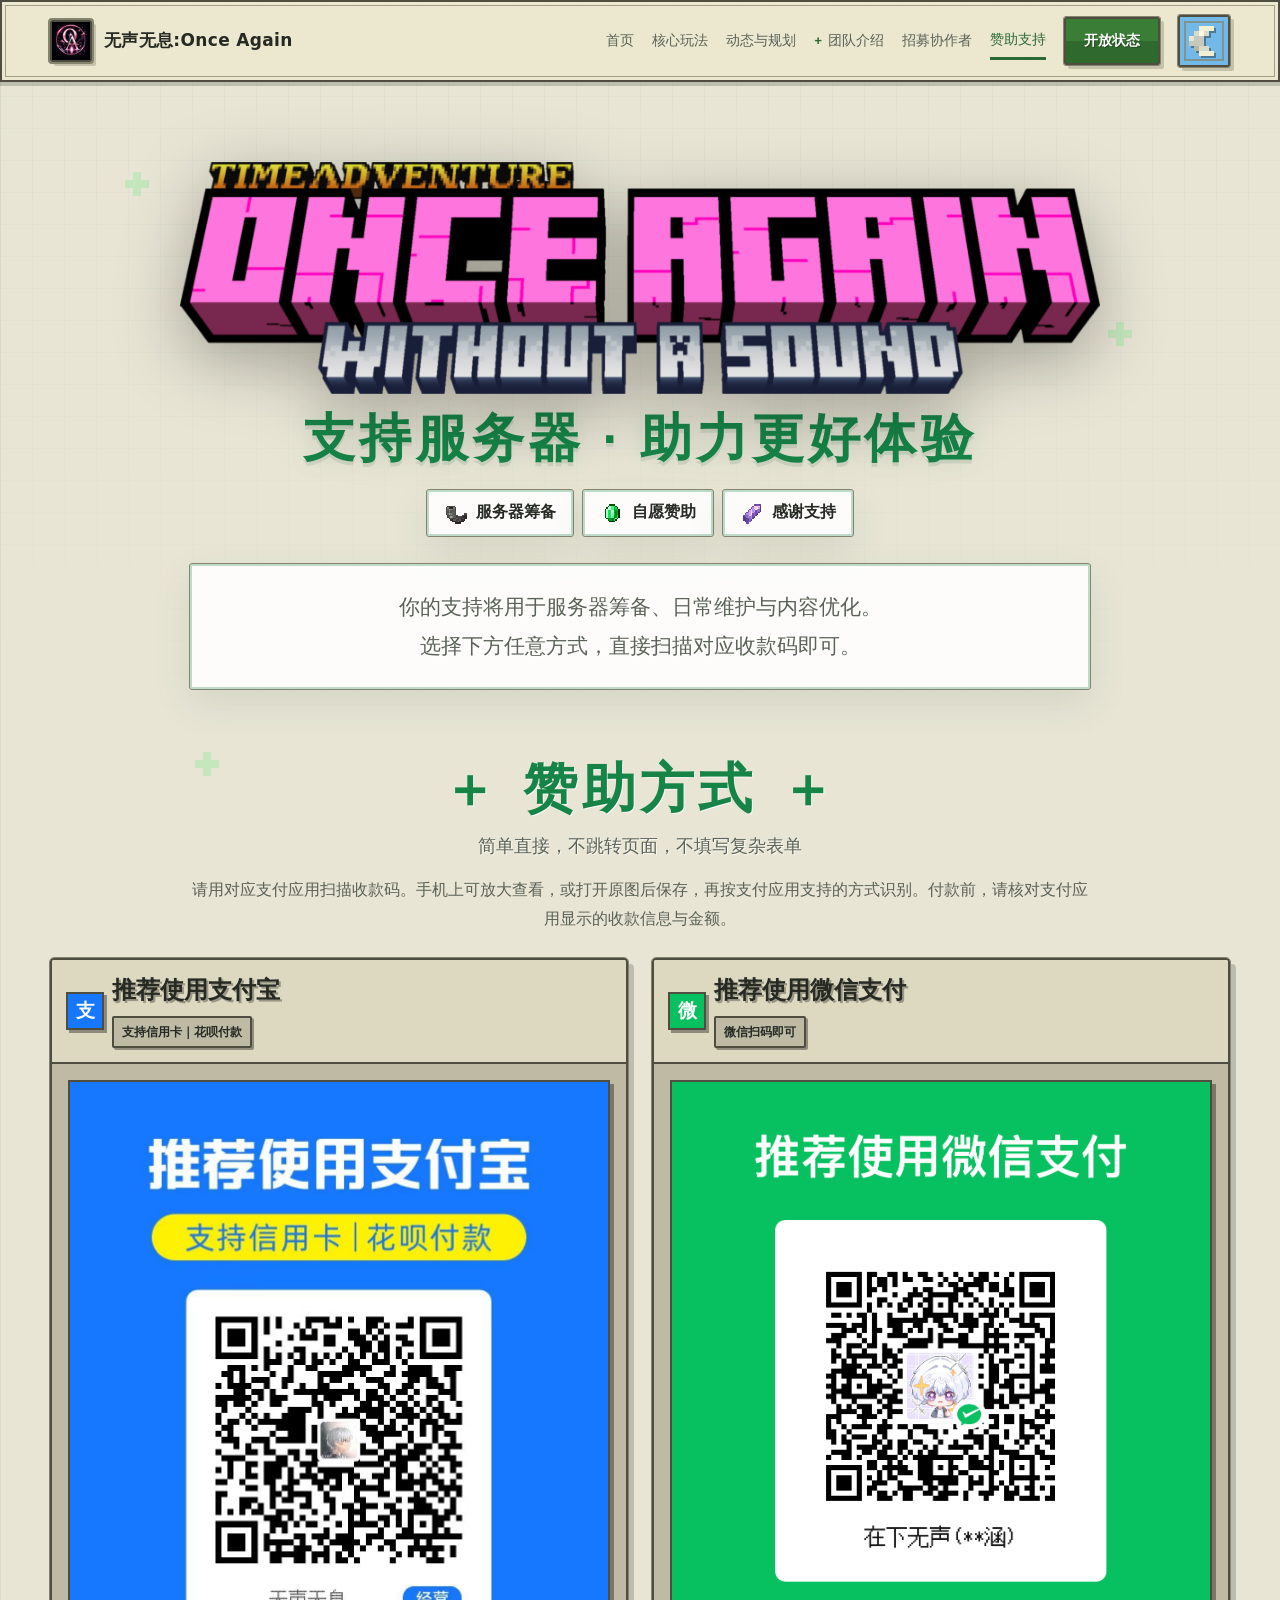
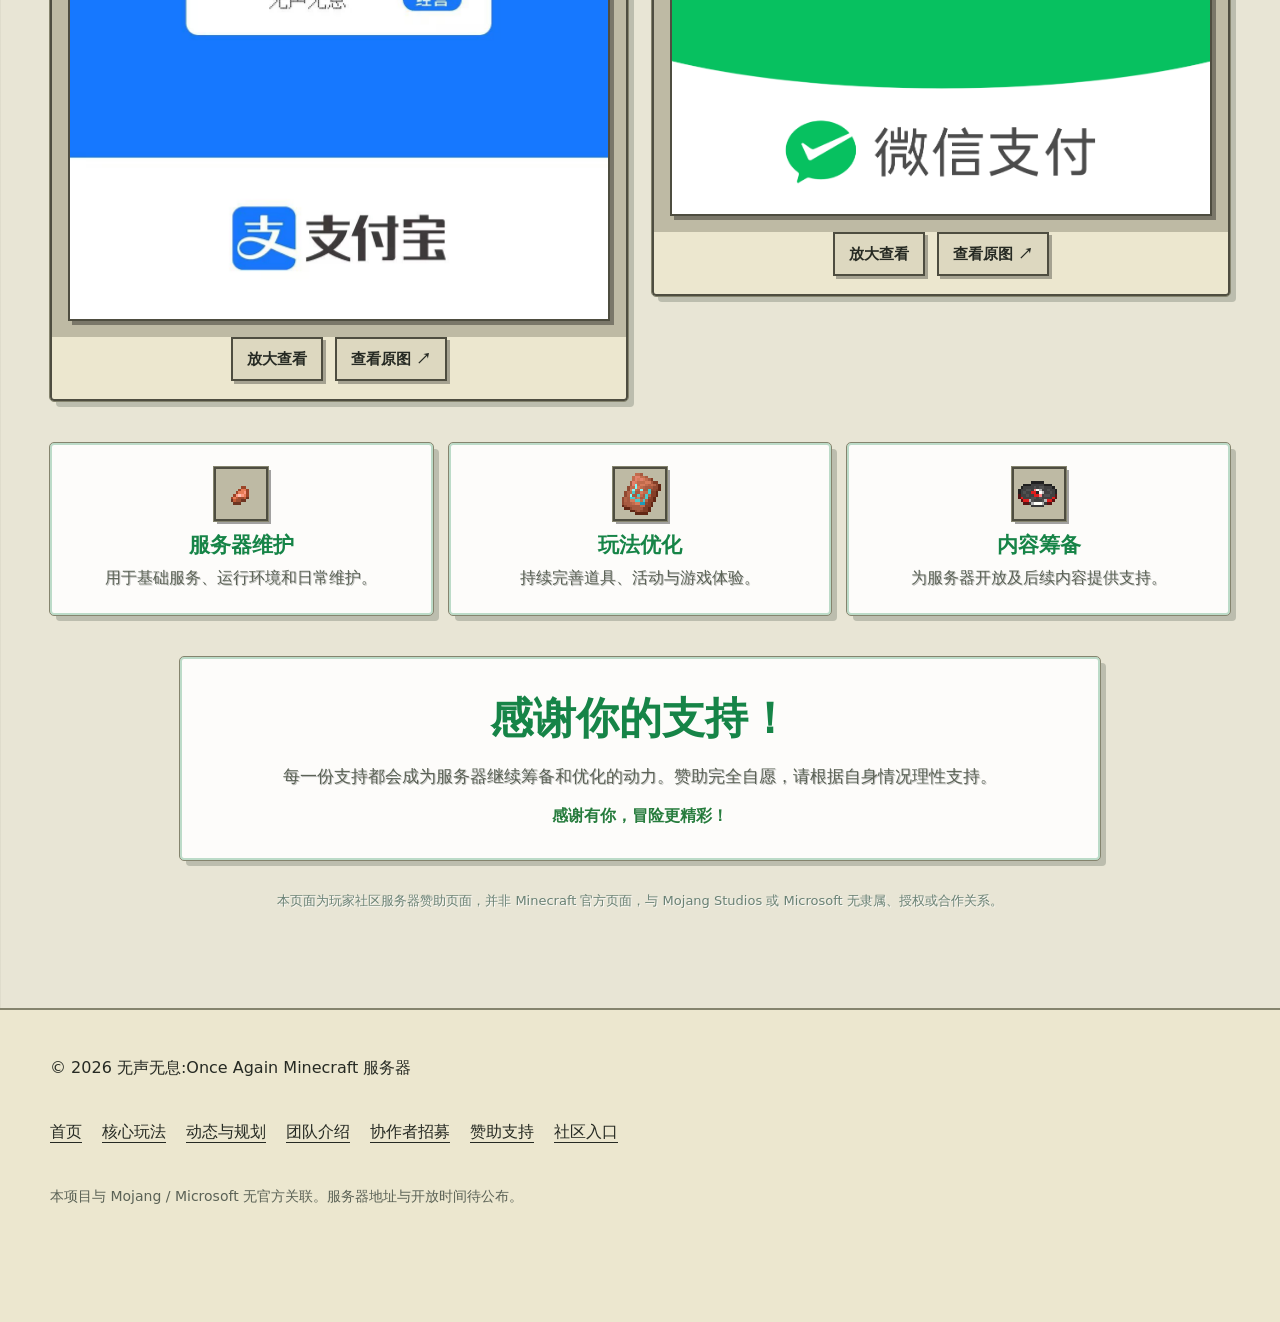
<file: scene1.html>
<!DOCTYPE html>
<html lang="zh-CN">
<head>
<meta charset="UTF-8">
  <script src="site-theme.js"></script>
<meta name="viewport" content="width=device-width,initial-scale=1.0">
<title>赞助支持｜无声无息:Once Again</title>
<meta name="description" content="通过支付宝或微信自愿支持 Once Again 服务器筹备、日常维护与内容优化。查看原始收款码、资金用途及理性赞助说明。">
<style>
:root{--bg:#020b09;--bg2:#05271c;--panel:#082d21;--line:#2f8151;--green:#7df58d;--lime:#b7ff70;--text:#f5fff6;--muted:#bad2c1;--blue:#1677ff;--wx:#07c160;}
*{box-sizing:border-box}html{scroll-behavior:smooth}body{margin:0;min-height:100vh;color:var(--text);font-family:"Microsoft YaHei","PingFang SC",system-ui,sans-serif;background:linear-gradient(#020908 0,#031710 52%,#020a08 100%);overflow-x:hidden}
body:before{content:"";position:fixed;inset:0;pointer-events:none;opacity:.32;background-image:linear-gradient(rgba(104,255,151,.04) 1px,transparent 1px),linear-gradient(90deg,rgba(104,255,151,.04) 1px,transparent 1px);background-size:32px 32px;mask-image:linear-gradient(#000,transparent 90%)}
.page{position:relative;width:min(1180px,calc(100% - 28px));margin:auto;padding:62px 0 56px;isolation:isolate}
.pixel-sky{position:absolute;inset:0;z-index:-2;overflow:hidden;pointer-events:none}
.star{position:absolute;width:8px;height:8px;background:#72ef88;box-shadow:8px 0 #72ef88,-8px 0 #72ef88,0 8px #72ef88,0 -8px #72ef88;opacity:.45;animation:twinkle 2.8s infinite steps(2)}
.s1{top:180px;left:7%}.s2{top:330px;right:9%;animation-delay:-1.1s}.s3{top:760px;left:13%;animation-delay:-2s}.s4{top:980px;right:15%;animation-delay:-.5s}@keyframes twinkle{50%{transform:scale(.65);opacity:.2}}
.hero{text-align:center;position:relative;padding:30px 0 12px}
.hero h1{margin:0;font-family:Impact,"Arial Black","Microsoft YaHei",sans-serif;font-size:clamp(56px,9vw,112px);line-height:.92;letter-spacing:.02em;text-shadow:0 7px 0 #173d27,0 0 30px rgba(116,255,137,.2)}
.hero h1 span{display:block;margin-top:.12em;color:var(--green);text-shadow:0 7px 0 #174f2b,0 0 32px rgba(116,255,137,.38)}
.hero-badges{display:flex;justify-content:center;flex-wrap:wrap;gap:10px;margin-top:26px}
.badge{padding:9px 15px;border:2px solid #2d6d48;background:#08281e;box-shadow:inset 0 0 0 2px rgba(126,245,141,.06),4px 4px 0 #01130d;color:#cffff0;font-weight:800}
.intro{width:min(900px,100%);margin:28px auto 0;padding:22px 28px;border:3px solid #164c31;border-radius:4px;background:linear-gradient(180deg,rgba(7,49,35,.95),rgba(3,29,21,.96));box-shadow:0 0 0 3px #072619,0 18px 55px rgba(0,0,0,.32);font-size:clamp(16px,2vw,21px);line-height:1.85;color:var(--muted)}
.section-title{margin:52px 0 8px;text-align:center;color:var(--green);font-size:clamp(34px,5vw,54px);letter-spacing:.08em;text-shadow:0 4px 0 #174f2b}
.section-subtitle{text-align:center;margin:0 0 30px;color:var(--muted);font-size:18px}
.payment-grid{display:grid;grid-template-columns:repeat(2,minmax(0,1fr));gap:30px;align-items:start}
.pay-card{position:relative;overflow:hidden;border:4px solid #06140f;border-radius:8px;box-shadow:0 0 0 4px #1b5135,12px 12px 0 rgba(0,0,0,.42),0 30px 70px rgba(0,0,0,.35);transition:.28s ease;background:#071f18}
.pay-card:hover{transform:translateY(-8px)}
.pay-head{position:relative;padding:28px 20px 22px;text-align:center;overflow:hidden}
.pay-head:after{content:"";position:absolute;left:0;right:0;bottom:0;height:10px;background:repeating-linear-gradient(90deg,rgba(255,255,255,.2) 0 12px,transparent 12px 24px)}
.alipay .pay-head{background:linear-gradient(150deg,#2891ff,#0f67dd)}.wechat .pay-head{background:linear-gradient(150deg,#24d36b,#079f48)}
.pay-head h2{margin:0;font-size:clamp(27px,4vw,40px);text-shadow:0 3px 0 rgba(0,0,0,.2)}
.pay-badge{display:inline-block;margin-top:15px;padding:8px 17px;border:3px solid rgba(0,0,0,.18);border-radius:2px;background:#ffe600;color:#2274da;font-weight:900;box-shadow:4px 4px 0 rgba(0,0,0,.16)}
.qr-area{padding:22px;background:linear-gradient(180deg,#0a281f,#071a15);position:relative}
.qr-frame{position:relative;width:min(100%,500px);margin:auto;background:transparent;line-height:0;box-shadow:10px 10px 0 rgba(0,0,0,.32)}
.qr-frame img{display:block;width:100%;height:auto;border:0;border-radius:0}
.corner{position:absolute;width:26px;height:26px;z-index:2;border-color:var(--green)}
.c1{left:-12px;top:-12px;border-left:7px solid;border-top:7px solid}.c2{right:-12px;top:-12px;border-right:7px solid;border-top:7px solid}.c3{left:-12px;bottom:-12px;border-left:7px solid;border-bottom:7px solid}.c4{right:-12px;bottom:-12px;border-right:7px solid;border-bottom:7px solid}
.pay-footer{min-height:88px;display:flex;align-items:center;justify-content:center;gap:14px;padding:18px;background:#f8fbf8;color:#282828;font-size:clamp(25px,3.7vw,39px);font-weight:900}
.brand-icon{width:58px;height:58px;display:grid;place-items:center;color:white;font-weight:900;font-size:31px;border-radius:9px;box-shadow:4px 4px 0 rgba(0,0,0,.15)}.ali-icon{background:var(--blue)}.wx-icon{background:var(--wx);border-radius:50%}
.info-grid{display:grid;grid-template-columns:repeat(3,1fr);gap:16px;margin:42px 0 0}
.info-card{min-height:145px;padding:22px;border:3px solid #153f2b;background:#062219;box-shadow:inset 0 0 0 2px rgba(118,241,139,.05),6px 6px 0 rgba(0,0,0,.28);text-align:center}
.info-icon{font-size:38px;filter:drop-shadow(3px 3px 0 #173d27)}.info-card h3{margin:10px 0 5px;color:var(--green);font-size:21px}.info-card p{margin:0;color:var(--muted);line-height:1.7}
.thanks{position:relative;width:min(920px,100%);margin:42px auto 0;padding:31px 28px;text-align:center;border:4px solid #071611;box-shadow:0 0 0 4px #184b31,10px 10px 0 rgba(0,0,0,.35);background:linear-gradient(180deg,#082c20,#041b14)}
.thanks h3{margin:0;color:var(--green);font-size:clamp(29px,4vw,43px)}.thanks p{max-width:780px;margin:12px auto 0;color:var(--muted);font-size:17px;line-height:1.9}.note{margin-top:13px;color:var(--lime);font-weight:900}
.grass{position:absolute;z-index:-1;width:150px;height:145px;background:#654321;box-shadow:inset 0 24px #4caf50,inset 0 35px #318d40,12px 12px 0 rgba(0,0,0,.28);image-rendering:pixelated}
.grass:before{content:"";position:absolute;inset:42px 0 0;background:repeating-linear-gradient(135deg,transparent 0 14px,rgba(25,12,5,.22) 14px 27px)}.grass:after{content:"";position:absolute;top:-18px;left:14px;width:15px;height:25px;background:#4caf50;box-shadow:23px -7px #76cf57,45px 2px #2d8a3d,78px -12px #61ba4c,105px -2px #78d65f}
.g1{left:-80px;top:340px;transform:rotate(-2deg)}.g2{right:-75px;top:590px;transform:rotate(2deg)}
.torch{position:absolute;width:18px;height:98px;background:linear-gradient(90deg,#4f2d15 0 35%,#7f4b20 35% 70%,#3c210f 70%);box-shadow:4px 4px 0 rgba(0,0,0,.3);z-index:1}
.torch:before{content:"";position:absolute;left:-10px;top:-35px;width:38px;height:42px;background:#ff9f1a;box-shadow:inset 8px 0 #ffd43b,inset -8px 0 #ef5b22,0 0 25px #ff9f1a;clip-path:polygon(50% 0,78% 35%,70% 100%,25% 100%,10% 45%)}.t1{left:3%;bottom:85px}.t2{right:3%;bottom:110px}
.chest{position:absolute;right:-14px;bottom:4px;width:118px;height:92px;background:#9b5b18;border:7px solid #3c220d;box-shadow:8px 8px 0 rgba(0,0,0,.35);z-index:0}.chest:before{content:"";position:absolute;left:-7px;right:-7px;top:34px;border-top:8px solid #3c220d}.chest:after{content:"";position:absolute;width:24px;height:28px;left:40px;top:31px;background:#c9c9c9;border:5px solid #343434}
.disclaimer{margin:30px auto 0;max-width:900px;text-align:center;color:#7fa591;font-size:13px;line-height:1.7}
@media(max-width:880px){.payment-grid{grid-template-columns:1fr}.info-grid{grid-template-columns:1fr}.grass,.torch,.chest{display:none}.page{padding-top:36px}.hero h1{font-size:clamp(48px,14vw,82px)}}
@media(max-width:520px){.page{width:min(100% - 18px,1180px)}.qr-area{padding:15px}.intro{padding:18px 14px}.pay-head{padding:22px 12px 18px}.badge{font-size:13px}}
@media(prefers-reduced-motion:reduce){*{animation:none!important;transition:none!important}}
.pay-card{
  overflow:visible;
  border:0 !important;
  border-radius:0 !important;
  background:transparent !important;
  box-shadow:none !important;
}
.pay-card:hover{transform:translateY(-6px)}
.pay-head,.pay-footer{display:none !important}
.qr-area{
  padding:0 !important;
  background:transparent !important;
}
.qr-frame{
  width:100% !important;
  max-width:none !important;
  margin:0 !important;
  background:transparent !important;
  box-shadow:0 18px 42px rgba(0,0,0,.28) !important;
  border:0 !important;
  border-radius:0 !important;
}
.qr-frame img{
  width:100% !important;
  height:auto !important;
  border:0 !important;
  border-radius:0 !important;
  box-shadow:none !important;
}
.payment-grid{align-items:start}
@media(max-width:520px){.qr-area{padding:0 !important}}
:root{
  --control-bg:rgba(3,22,16,.82);
  --control-border:rgba(125,245,141,.34);
  --control-shadow:0 12px 34px rgba(0,0,0,.28);
}
html[data-theme="light"]{
  color-scheme:light;
  --bg:#eef7f0;--bg2:#dceee2;--panel:#ffffff;--line:#62a879;
  --green:#168447;--lime:#277c3d;--text:#173222;--muted:#557062;
  --control-bg:rgba(255,255,255,.84);--control-border:rgba(22,132,71,.24);
  --control-shadow:0 12px 34px rgba(48,91,62,.14);
}
html[data-theme="light"] body{
  background:linear-gradient(#f7fbf8 0,#e8f4eb 52%,#f5faf6 100%);
}
html[data-theme="light"] body:before{
  opacity:.5;
  background-image:linear-gradient(rgba(22,132,71,.07) 1px,transparent 1px),linear-gradient(90deg,rgba(22,132,71,.07) 1px,transparent 1px);
}
html[data-theme="light"] .hero h1{color:#173222;text-shadow:0 5px 0 rgba(31,97,55,.13),0 0 26px rgba(22,132,71,.08)}
html[data-theme="light"] .hero h1 span{color:#168447;text-shadow:0 5px 0 rgba(31,97,55,.12),0 0 24px rgba(22,132,71,.12)}
html[data-theme="light"] .badge,
html[data-theme="light"] .intro,
html[data-theme="light"] .info-card,
html[data-theme="light"] .thanks{
  background:rgba(255,255,255,.88);color:var(--text);border-color:rgba(22,132,71,.28);
  box-shadow:0 14px 38px rgba(43,83,55,.10);
}
html[data-theme="light"] .intro,html[data-theme="light"] .info-card p,html[data-theme="light"] .thanks p{color:var(--muted)}
html[data-theme="light"] .section-title,html[data-theme="light"] .info-card h3,html[data-theme="light"] .thanks h3{color:#168447;text-shadow:none}
html[data-theme="light"] .qr-frame{box-shadow:0 20px 44px rgba(43,83,55,.16)!important}
html[data-theme="light"] .disclaimer{color:#698174}
.page-controls{
  position:fixed;top:18px;left:18px;right:18px;z-index:9999;
  display:flex;justify-content:space-between;align-items:center;pointer-events:none;
}
.control-button{
  pointer-events:auto;display:inline-flex;align-items:center;justify-content:center;gap:9px;
  min-height:46px;padding:0 16px;border:1px solid var(--control-border);border-radius:14px;
  background:var(--control-bg);color:var(--text);backdrop-filter:blur(16px);-webkit-backdrop-filter:blur(16px);
  box-shadow:var(--control-shadow);font:800 15px/1 "Microsoft YaHei","PingFang SC",sans-serif;
  cursor:pointer;text-decoration:none;transition:transform .28s cubic-bezier(.2,.8,.2,1),background .35s ease,border-color .35s ease,color .35s ease,box-shadow .35s ease;
}
.control-button:hover{transform:translateY(-3px);border-color:var(--green);box-shadow:0 16px 38px rgba(0,0,0,.24)}
.control-button:active{transform:translateY(0) scale(.96)}
.control-icon{font-size:20px;line-height:1}
.theme-toggle{width:48px;padding:0;border-radius:50%}
.theme-toggle .sun,.theme-toggle .moon{position:absolute;transition:opacity .32s ease,transform .42s cubic-bezier(.2,.8,.2,1)}
.theme-toggle .sun{opacity:1;transform:scale(1) rotate(0)}
.theme-toggle .moon{opacity:0;transform:scale(.55) rotate(-90deg)}
html[data-theme="light"] .theme-toggle .sun{opacity:0;transform:scale(.55) rotate(90deg)}
html[data-theme="light"] .theme-toggle .moon{opacity:1;transform:scale(1) rotate(0)}
body,.badge,.intro,.info-card,.thanks,.section-title,.section-subtitle,.disclaimer,.hero h1,.hero h1 span{
  transition:background .55s ease,color .4s ease,border-color .4s ease,box-shadow .45s ease,text-shadow .45s ease;
}
.page{padding-top:96px}
.reveal-smooth{opacity:0;transform:translateY(34px) scale(.985);filter:blur(5px);transition:opacity .72s ease,transform .8s cubic-bezier(.2,.8,.2,1),filter .72s ease}
.reveal-smooth.is-visible{opacity:1;transform:none;filter:none}
.pay-card.reveal-smooth:nth-child(2){transition-delay:100ms}
.star{animation-timing-function:ease-in-out}
.qr-frame{transition:transform .42s cubic-bezier(.2,.8,.2,1),box-shadow .42s ease!important}
.pay-card:hover .qr-frame{transform:translateY(-6px) scale(1.008)}
@media(max-width:620px){
  .page-controls{top:10px;left:10px;right:10px}.control-button{min-height:42px;padding:0 13px}.theme-toggle{width:42px;padding:0}.page{padding-top:76px}.back-text{display:none}
}
@media(prefers-reduced-motion:reduce){.reveal-smooth{opacity:1;transform:none;filter:none}.control-button,.qr-frame{transition:none!important}}
.hero .oa-scene-title-image{
  display:block;
  width:min(920px,92%);
  height:auto;
  margin:0 auto;
  object-fit:contain;
  filter:drop-shadow(0 18px 34px rgba(0,0,0,.30));
  transform:translateZ(0);
}
.hero .oa-scene-title-caption{
  margin:18px 0 0;
  color:var(--green);
  font-family:Impact,"Arial Black","Microsoft YaHei",sans-serif;
  font-size:clamp(28px,4.5vw,52px);
  line-height:1;
  letter-spacing:.08em;
  text-shadow:0 4px 0 #174f2b,0 0 26px rgba(116,255,137,.25);
}
html[data-theme="light"] .hero .oa-scene-title-caption{
  color:#168447;
  text-shadow:0 4px 0 rgba(31,97,55,.12),0 0 24px rgba(22,132,71,.10);
}
@media(max-width:520px){
  .hero .oa-scene-title-image{width:100%}
  .hero .oa-scene-title-caption{margin-top:14px;letter-spacing:.04em}
}
</style>
<style id="homepage-minecraft-sync">
:root{
  --mc-bg:#0b120d;--mc-bg-2:#101b13;--mc-panel:#142018;--mc-panel-2:#1b2b1f;
  --mc-edge:#050806;--mc-line:#3b5842;--mc-slot:#111914;--mc-text:#f5f2e8;
  --mc-muted:#b6c2b0;--mc-highlight:#70b957;--mc-hard-shadow-small:4px 4px 0 rgba(0,0,0,.5);
  --navbar-background:rgba(20,32,24,.96);--text:var(--mc-text);--muted:var(--mc-muted);--green:#70b957;
}
html[data-theme="light"]{
  --mc-bg:#e8e5d5;--mc-bg-2:#f4f1e5;--mc-panel:#ece7cf;--mc-panel-2:#ddd8c0;
  --mc-edge:#4e4d40;--mc-line:#85846e;--mc-slot:#bebaa4;--mc-text:#262a23;
  --mc-muted:#5b6256;--mc-highlight:#4f8d45;--navbar-background:rgba(236,231,207,.97);
  --text:var(--mc-text);--muted:var(--mc-muted);--green:#4f8d45;
}
html,body{background:var(--mc-bg);color:var(--mc-text)}
body{font-family:"Microsoft YaHei","PingFang SC",system-ui,sans-serif;background-image:linear-gradient(rgba(255,255,255,.018) 1px,transparent 1px),linear-gradient(90deg,rgba(255,255,255,.018) 1px,transparent 1px);background-size:32px 32px}
html[data-theme="light"] body{background-image:linear-gradient(rgba(78,77,64,.06) 1px,transparent 1px),linear-gradient(90deg,rgba(78,77,64,.06) 1px,transparent 1px)}
.container{width:min(1180px,calc(100% - 40px));margin:0 auto}
.navbar{position:fixed;top:0;left:50%;width:100%;transform:translateX(-50%);z-index:1000;background:var(--navbar-background);border:2px solid var(--mc-edge);border-radius:0;box-shadow:6px 6px 0 rgba(73,75,63,.26);backdrop-filter:none;-webkit-backdrop-filter:none;transition:top .42s cubic-bezier(.22,1,.36,1),width .42s cubic-bezier(.22,1,.36,1),border-radius .42s cubic-bezier(.22,1,.36,1),box-shadow .32s ease,background-color .32s ease}
.navbar:before{content:"";position:absolute;inset:3px;border:1px solid color-mix(in srgb,var(--mc-line) 72%,transparent);pointer-events:none}
.navbar.scrolled{top:12px;width:min(980px,calc(100% - 28px));border-radius:3px;box-shadow:7px 7px 0 rgba(45,48,39,.34)}
.nav-inner{min-height:88px;display:flex;align-items:center;justify-content:space-between;gap:28px;transition:min-height .42s cubic-bezier(.22,1,.36,1),gap .42s ease}
.navbar.scrolled .nav-inner{min-height:62px;gap:18px}
.logo{display:flex;align-items:center;gap:12px;color:var(--mc-text);text-decoration:none;font-weight:900;letter-spacing:.5px}
.logo-icon{width:42px;height:42px;display:grid;place-items:center;overflow:hidden;border-radius:2px;border:2px solid var(--mc-edge);outline:2px solid var(--mc-line);background:var(--mc-panel-2);box-shadow:var(--mc-hard-shadow-small);transition:transform .42s cubic-bezier(.22,1,.36,1),width .42s ease,height .42s ease}
.logo-icon img{width:100%;height:100%;object-fit:cover;display:block}.logo:hover .logo-icon{transform:translate(-1px,-1px);box-shadow:5px 5px 0 rgba(0,0,0,.48)}.navbar.scrolled .logo-image-wrap{transform:scale(.82);transform-origin:left center}.logo-name{font-size:17px}
.nav-right{display:flex;align-items:center;gap:18px}.nav-links{display:flex;align-items:center;gap:25px;color:var(--mc-muted);font-size:15px}.nav-links a{position:relative;color:inherit;text-decoration:none;transition:color .25s ease,transform .25s ease}.nav-links a:not(.nav-button):after{content:"";position:absolute;left:50%;bottom:-8px;width:100%;height:3px;background:var(--mc-highlight);transform:translateX(-50%) scaleX(0);transition:transform .28s ease}.nav-links a:not(.nav-button):hover{color:var(--mc-highlight);transform:translateY(-1px)}.nav-links a:not(.nav-button):hover:after{transform:translateX(-50%) scaleX(1)}.nav-team-link{color:var(--mc-text)!important}.nav-team-link:before{content:"+";margin-right:6px;color:var(--mc-highlight);font:900 13px/1 ui-monospace,monospace}
.nav-button,.button,.copy-button,.menu-button,.theme-toggle{border-radius:2px!important;border:2px solid var(--mc-edge)!important;outline:1px solid var(--mc-line);box-shadow:var(--mc-hard-shadow-small)!important;text-shadow:1px 1px 0 rgba(0,0,0,.28);cursor:pointer}.nav-button{padding:10px 18px;background:linear-gradient(#68b450 0 50%,#4a8c43 50%);color:#fff!important;font-weight:900;transition:transform .25s ease,box-shadow .25s ease}.nav-button:hover{transform:translate(-2px,-2px);box-shadow:6px 6px 0 rgba(0,0,0,.52)!important}.nav-button:active{transform:translate(2px,2px);box-shadow:2px 2px 0 rgba(0,0,0,.5)!important}
.theme-toggle{position:relative;width:52px!important;height:52px!important;padding:0!important;display:grid;place-items:center;overflow:hidden;background:#172b49!important;color:var(--mc-text)}html[data-theme="light"] .theme-toggle{background:#73b9e8!important}.theme-toggle:before{content:"";position:absolute;inset:4px;border:2px solid color-mix(in srgb,var(--mc-line) 70%,transparent)}.theme-toggle:hover{transform:translate(-1px,-1px) rotate(2deg);box-shadow:5px 5px 0 rgba(45,48,39,.38)!important}.theme-toggle:active{transform:translate(2px,2px);box-shadow:2px 2px 0 rgba(45,48,39,.35)!important}.mc-theme-celestial{position:absolute;inset:0;display:grid;place-items:center;transition:opacity .18s steps(2,end)!important}.mc-sky-svg{width:40px;height:40px;image-rendering:pixelated;filter:drop-shadow(2px 2px 0 rgba(0,0,0,.34))}.oa-theme-sun{opacity:1}.oa-theme-moon{opacity:0}html[data-theme="light"] .oa-theme-sun{opacity:0}html[data-theme="light"] .oa-theme-moon{opacity:1}.oa-edge-theme .oa-theme-glyph{position:absolute;inset:0;display:grid;place-items:center;font-size:22px;line-height:1;transition:opacity .18s steps(2,end)}.oa-edge-theme .oa-theme-sun{opacity:1}.oa-edge-theme .oa-theme-moon{opacity:0}html[data-theme="light"] .oa-edge-theme .oa-theme-sun{opacity:0}html[data-theme="light"] .oa-edge-theme .oa-theme-moon{opacity:1}
.menu-button{display:none;width:48px;height:48px;padding:0;background:var(--mc-panel-2);color:var(--mc-text);font-size:22px}
.page{width:min(1180px,calc(100% - 28px));padding-top:132px}.pixel-sky{opacity:.65}.grass,.torch,.chest{display:none}
.hero h1,.hero h1 span,.section-title,.section-subtitle,.intro,.badge,.info-card,.thanks,.disclaimer{color:var(--mc-text);text-shadow:2px 2px 0 rgba(0,0,0,.3)}.hero h1 span,.section-title,.info-card h3,.thanks h3{color:var(--mc-highlight)}
.hero h1{text-shadow:0 5px 0 rgba(0,0,0,.42)}.hero h1 span{ text-shadow:0 5px 0 rgba(0,0,0,.42)}
.badge,.intro,.info-card,.thanks{border:2px solid var(--mc-edge);outline:1px solid var(--mc-line);border-radius:2px;background:var(--mc-panel);box-shadow:var(--mc-hard-shadow-small)}.intro{background:var(--mc-panel-2);box-shadow:6px 6px 0 rgba(0,0,0,.32)}.section-subtitle,.intro,.info-card p,.thanks p,.disclaimer{color:var(--mc-muted);text-shadow:1px 1px 0 rgba(0,0,0,.24)}
.badge{display:inline-flex;align-items:center;gap:8px}.badge-item{width:24px;height:24px;display:grid;place-items:center;position:relative;flex:0 0 24px}.badge-item img{width:24px;height:24px;object-fit:contain;image-rendering:pixelated}.badge-item.is-fallback img{display:none}.badge-item.is-fallback:after{content:attr(data-fallback);display:grid;place-items:center;width:24px;height:24px;background:var(--mc-slot);border:1px solid var(--mc-line);color:var(--mc-text);font:900 9px/1 "Microsoft YaHei",sans-serif;text-shadow:none}
.payment-grid{gap:28px}.pay-card{overflow:visible!important;border:2px solid var(--mc-edge)!important;outline:1px solid var(--mc-line);border-radius:2px!important;background:var(--mc-panel)!important;box-shadow:var(--mc-hard-shadow-small)!important;transition:transform .28s steps(2,end),box-shadow .28s steps(2,end)}.pay-card:hover{transform:translate(-2px,-2px);box-shadow:6px 6px 0 rgba(0,0,0,.52)!important}.pay-head,.pay-footer{display:flex!important}.pay-head{padding:20px 16px;background:var(--mc-panel-2)!important;border-bottom:2px solid var(--mc-edge)}.pay-head:after{display:none}.pay-head h2{font-size:clamp(22px,3vw,32px);color:var(--mc-text);text-shadow:2px 2px 0 rgba(0,0,0,.3)}.pay-badge{margin-top:10px;padding:6px 10px;border:2px solid var(--mc-edge);border-radius:2px;background:var(--mc-slot);color:var(--mc-text)!important;box-shadow:2px 2px 0 rgba(0,0,0,.35)}.qr-area{padding:18px!important;background:var(--mc-slot)!important}.qr-frame{padding:8px;background:#fff!important;box-shadow:4px 4px 0 rgba(0,0,0,.45)!important;border:2px solid var(--mc-edge)!important}.pay-footer{min-height:64px;padding:12px;background:var(--mc-panel-2);color:var(--mc-text);font-size:22px}.brand-icon{width:40px;height:40px;border-radius:2px;box-shadow:3px 3px 0 rgba(0,0,0,.35)}.wx-icon{border-radius:2px}.info-icon{filter:none}.mc-item-icon{width:54px;height:54px;margin:0 auto;display:grid;place-items:center;border:2px solid var(--mc-edge);outline:1px solid var(--mc-line);background:var(--mc-slot);box-shadow:3px 3px 0 rgba(0,0,0,.36)}.mc-official-item{width:42px;height:42px;object-fit:contain;image-rendering:pixelated;display:block}.mc-item-icon[data-fallback]:after{content:attr(data-fallback);display:none;color:var(--mc-text);font-size:12px}.mc-item-icon.is-fallback img{display:none}.mc-item-icon.is-fallback:after{display:block}
.oa-edge-dock{--oa-dock-peek:22px;position:fixed;top:180px;right:0;width:168px;z-index:3600;display:grid;grid-template-columns:22px minmax(0,1fr);border:2px solid var(--mc-edge);border-radius:2px 0 0 2px;background:var(--mc-panel);box-shadow:var(--mc-hard-shadow-small);transform:translateX(calc(100% - var(--oa-dock-peek)));transition:transform .46s steps(2,end),background .35s ease,border-color .35s ease;user-select:none;touch-action:none}.oa-edge-dock[data-side="left"]{left:0;right:auto;grid-template-columns:minmax(0,1fr) 22px;border-radius:0 2px 2px 0;transform:translateX(calc(-100% + var(--oa-dock-peek)))}.oa-edge-dock:hover,.oa-edge-dock:focus-within,.oa-edge-dock.oa-open,.oa-edge-dock.oa-dragging{transform:translateX(0);border-color:var(--mc-highlight)}.oa-edge-grip{min-height:126px;display:grid;place-items:center;cursor:grab;color:var(--mc-highlight);background:var(--mc-panel-2)}.oa-edge-grip:before{content:"";width:4px;height:4px;background:currentColor;box-shadow:0 -9px currentColor,0 9px currentColor}.oa-edge-content{min-width:0;padding:12px 12px 12px 8px;display:flex;flex-direction:column;align-items:stretch;justify-content:center;gap:10px}.oa-edge-dock[data-side="left"] .oa-edge-grip{grid-column:2}.oa-edge-dock[data-side="left"] .oa-edge-content{grid-column:1;grid-row:1;padding:12px 8px 12px 12px}.oa-float-control{min-height:46px;border:2px solid var(--mc-edge);outline:1px solid var(--mc-line);border-radius:2px;background:var(--mc-panel-2);color:var(--mc-text);box-shadow:2px 2px 0 rgba(0,0,0,.4);display:inline-flex;align-items:center;justify-content:center;gap:8px;padding:0 12px;font:800 14px/1 "Microsoft YaHei",sans-serif;text-decoration:none;cursor:pointer}.oa-float-control:hover{transform:translate(-1px,-1px);background:var(--mc-slot)}.oa-team-button:before{content:"◆";color:var(--mc-highlight);font-size:14px}.oa-edge-theme.theme-toggle{width:48px!important;height:48px!important;min-height:48px;align-self:center}.oa-edge-theme .oa-theme-glyph{font-size:22px}
.oa-float-item{width:24px;height:24px;object-fit:contain;image-rendering:pixelated}.oa-team-button:before{content:none!important}
html[data-theme="light"] .hero h1,html[data-theme="light"] .hero h1 span,html[data-theme="light"] .section-title,html[data-theme="light"] .section-subtitle,html[data-theme="light"] .intro,html[data-theme="light"] .badge,html[data-theme="light"] .info-card,html[data-theme="light"] .thanks,html[data-theme="light"] .disclaimer{ text-shadow:1px 1px 0 rgba(255,255,255,.75)}
@media(max-width:950px){.nav-links{position:absolute;top:92px;left:10px;right:10px;display:none;flex-direction:column;align-items:stretch;gap:0;padding:8px;background:var(--mc-panel);border:2px solid var(--mc-edge);outline:1px solid var(--mc-line);box-shadow:6px 6px 0 rgba(0,0,0,.35)}.nav-links.open{display:flex}.nav-links a{padding:13px 12px}.nav-links a:not(.nav-button):after{display:none}.nav-button{text-align:center;margin-top:4px}.menu-button{display:grid;place-items:center}.navbar.scrolled{top:8px;width:calc(100% - 20px)}.navbar .nav-inner,.navbar.scrolled .nav-inner{min-height:72px}.navbar.scrolled .logo-image-wrap{transform:none}}
@media(max-width:700px){.container{width:min(100% - 24px,1180px)}.page{padding-top:108px}.oa-edge-dock{--oa-dock-peek:18px;width:154px;grid-template-columns:18px minmax(0,1fr)}.oa-edge-dock[data-side="left"]{grid-template-columns:minmax(0,1fr) 18px}.oa-edge-grip{min-height:116px}.oa-edge-content{padding:10px 10px 10px 7px}.oa-edge-theme.theme-toggle{width:44px!important;height:44px!important;min-height:44px}.theme-toggle{width:48px!important;height:48px!important}.mc-sky-svg{width:36px;height:36px}}
@media(prefers-reduced-motion:reduce){.navbar,.nav-inner,.oa-edge-dock,.pay-card,.theme-toggle{transition:none!important}}
.oa-edge-dock,.oa-edge-dock[data-side="left"]{border-radius:0!important;backdrop-filter:none!important;-webkit-backdrop-filter:none!important;box-shadow:5px 5px 0 rgba(0,0,0,.35)!important}
:root{--oa-nav-text:#f5fff9;--oa-nav-muted:#a7bab0;--oa-nav-mobile-bg:rgba(22,43,35,.92);--oa-nav-hard-shadow:4px 4px 0 rgba(0,0,0,.46)}
html[data-theme="light"]{--oa-nav-text:#13241b;--oa-nav-muted:#5d7065;--oa-nav-mobile-bg:rgba(255,255,255,.98);--oa-nav-hard-shadow:4px 4px 0 rgba(73,75,63,.24)}
.navbar{font-family:"Microsoft YaHei","PingFang SC",system-ui,-apple-system,BlinkMacSystemFont,Arial,sans-serif!important;background:color-mix(in srgb,var(--mc-panel) 97%,transparent)!important}
.navbar .logo-name{color:var(--oa-nav-text)!important}
.navbar .nav-links{color:var(--oa-nav-muted)!important;line-height:1.7}
.navbar .logo-image-wrap,.navbar .nav-button,.navbar .menu-button{box-shadow:var(--oa-nav-hard-shadow)!important}
.navbar .nav-button{background:linear-gradient(#68b450 0 50%,#4a8c43 50% 100%)!important}
.navbar .theme-toggle{box-shadow:4px 4px 0 rgba(73,75,63,.30)!important}
.navbar .theme-toggle:hover{transform:translate(-1px,-1px)!important;box-shadow:5px 5px 0 rgba(45,48,39,.38)!important}
.navbar .theme-toggle:active{transform:translate(2px,2px)!important;box-shadow:2px 2px 0 rgba(45,48,39,.35)!important}
.navbar .menu-button:hover{transform:translate(-2px,-2px)!important;box-shadow:6px 6px 0 rgba(0,0,0,.52)!important}
.navbar .menu-button:active{transform:translate(2px,2px)!important;box-shadow:2px 2px 0 rgba(0,0,0,.50)!important}
@media(max-width:950px){
  .navbar .container{width:min(100% - 40px,1180px)}
  .navbar .nav-inner,.navbar.scrolled .nav-inner{min-height:72px}
  .navbar .nav-links{position:fixed;top:92px!important;left:10px!important;right:10px!important;display:flex;flex-direction:column;align-items:stretch;gap:8px!important;padding:20px!important;border:2px solid var(--mc-edge)!important;border-radius:3px!important;background:var(--oa-nav-mobile-bg)!important;box-shadow:6px 6px 0 rgba(73,75,63,.28)!important;opacity:0;visibility:hidden;transform:translateY(-15px) scale(.97);transform-origin:top;transition:gap .42s ease,padding .42s ease}
  .navbar .nav-links.open{opacity:1;visibility:visible;transform:translateY(0) scale(1)}
  .navbar .nav-links a{display:block;padding:11px 12px!important;line-height:1.7}
  .navbar .nav-links a:not(.nav-button)::after{display:none}
  .navbar .nav-button{text-align:center;margin-top:0}
  .navbar .nav-right{gap:18px}
  .navbar .menu-button{display:grid;place-items:center;width:46px;height:46px;padding:0;font-size:25px}
}
@media(max-width:600px){
  .navbar .container{width:min(100% - 28px,1180px)}
  .navbar .nav-inner,.navbar.scrolled .nav-inner{min-height:64px}
  .navbar .nav-links{top:84px!important}
  .navbar.scrolled .nav-links{top:78px!important}
  .navbar .logo-icon{width:42px;height:42px;flex:0 0 42px}
  .navbar .logo-name{max-width:135px;overflow:hidden;white-space:nowrap;text-overflow:ellipsis}
  .navbar .nav-right{gap:9px}
  .navbar .theme-toggle{width:48px!important;height:48px!important}
  .navbar .menu-button{width:42px;height:42px}
}
body.page-sponsor .payment-grid {
  gap: 24px !important;
  align-items: start !important;
}
body.page-sponsor .payment-grid .pay-card {
  min-width: 0;
  display: flex;
  flex-direction: column;
  overflow: hidden !important;
}
body.page-sponsor .payment-grid .pay-head {
  min-height: 94px;
  display: grid !important;
  grid-template-columns: 34px minmax(0, 1fr);
  align-items: center;
  gap: 8px 12px;
  padding: 14px !important;
  border-bottom: 2px solid var(--mc-edge);
  background: var(--mc-panel-2) !important;
  text-align: left;
}
body.page-sponsor .payment-grid .pay-head::before {
  grid-row: 1 / span 2;
  width: 34px;
  height: 34px;
  display: grid;
  place-items: center;
  border: 2px solid var(--mc-edge);
  color: #fff;
  font: 900 19px/1 "Microsoft YaHei", sans-serif;
  box-shadow: 3px 3px 0 rgba(0, 0, 0, .36);
}
body.page-sponsor .payment-grid .alipay .pay-head::before { content: "支"; background: #1677ff; }
body.page-sponsor .payment-grid .wechat .pay-head::before { content: "微"; background: #07c160; }
body.page-sponsor .payment-grid .pay-head h2 {
  min-width: 0;
  margin: 0;
  color: var(--mc-text);
  font-size: clamp(18px, 2.6vw, 24px);
  line-height: 1.4;
  overflow-wrap: anywhere;
}
body.page-sponsor .payment-grid .pay-badge {
  grid-column: 2;
  justify-self: start;
  margin: 0;
  padding: 5px 8px;
  font-size: 12px;
  line-height: 1.5;
}
body.page-sponsor .payment-grid .qr-area {
  display: block;
  padding: 16px !important;
  background: var(--mc-slot) !important;
}
body.page-sponsor .payment-grid .qr-frame {
  display: block;
  position: relative;
  width: 100% !important;
  height: auto !important;
  aspect-ratio: auto !important;
  padding: 0 !important;
  overflow: hidden;
  border: 2px solid var(--mc-edge) !important;
  background: #fff !important;
  box-shadow: 4px 4px 0 rgba(0, 0, 0, .36) !important;
  transform: none !important;
}
body.page-sponsor .payment-grid .qr-frame img {
  position: static !important;
  inset: auto !important;
  display: block;
  width: 100% !important;
  height: auto !important;
  max-height: none;
  object-fit: contain;
  background: #fff;
}
body.page-sponsor .payment-grid .pay-footer { display: none !important; }
body.page-sponsor .payment-help {
  max-width: 900px;
  margin: -12px auto 24px;
  color: var(--mc-muted);
  text-align: center;
  line-height: 1.8;
}
body.page-sponsor .qr-actions {
  display: flex;
  flex-wrap: wrap;
  align-items: center;
  justify-content: center;
  gap: 12px;
  padding: 0 16px 18px;
}
body.page-sponsor .qr-actions button,
body.page-sponsor .qr-actions a {
  min-height: 44px;
  display: inline-flex;
  align-items: center;
  justify-content: center;
  padding: 9px 14px;
  border: 2px solid var(--mc-edge);
  background: var(--mc-panel-2);
  color: var(--mc-text);
  box-shadow: 3px 3px 0 rgba(0, 0, 0, .3);
  font: 700 15px/1.5 "Microsoft YaHei", "PingFang SC", sans-serif;
  text-align: center;
  text-decoration: none;
  cursor: pointer;
}
body.page-sponsor .qr-actions button:hover,
body.page-sponsor .qr-actions a:hover { border-color: var(--mc-highlight); }
body.page-sponsor .qr-actions button:focus-visible,
body.page-sponsor .qr-actions a:focus-visible {
  outline: 3px solid var(--mc-highlight);
  outline-offset: 4px;
}
@media (max-width: 880px) {
  body.page-sponsor .payment-grid .pay-card { width: min(100%, 640px); margin-inline: auto; }
}
@media (max-width: 520px) {
  body.page-sponsor .payment-grid .qr-area { padding: 10px !important; }
  body.page-sponsor .payment-grid .pay-head { padding: 12px !important; }
  body.page-sponsor .qr-actions { gap: 10px; padding: 2px 10px 16px; }
}
</style>
  <link rel="icon" type="image/png" href="assets/brand/favicon.png">
  <link rel="apple-touch-icon" href="assets/brand/apple-touch-icon.png">
  <link rel="stylesheet" href="site-nav-shared.css?v=20261009-2">
  <link rel="stylesheet" href="site-mobile-shared.css?v=20261009-2">
  <script src="site-card-follow.js?v=20261008" defer></script>
  <link rel="canonical" href="https://zxwusheng.github.io/scene1.html">
  <meta property="og:type" content="website">
  <meta property="og:locale" content="zh_CN">
  <meta property="og:site_name" content="无声无息:Once Again">
  <meta property="og:title" content="赞助支持｜无声无息:Once Again">
  <meta property="og:description" content="通过支付宝或微信自愿支持 Once Again 服务器筹备、日常维护与内容优化。查看原始收款码、资金用途及理性赞助说明。">
  <meta property="og:url" content="https://zxwusheng.github.io/scene1.html">
  <meta property="og:image" content="https://zxwusheng.github.io/最新服务器title.png">
  <meta property="og:image:width" content="1024">
  <meta property="og:image:height" content="258">
  <meta property="og:image:alt" content="Once Again · Without A Sound">
  <meta name="twitter:card" content="summary_large_image">
  <script src="site-config.js?v=20261008" defer></script>
  <script src="site-common.js?v=20261009-2" defer></script>
</head>
<body class="page-sponsor">
  <a class="site-skip-link" href="#main-content">跳到主要内容</a>
<header class="navbar" id="navbar">
  <div class="container nav-inner">
    <div class="logo">
        <button class="logo-icon logo-image-wrap" id="logoPreviewTrigger" type="button" aria-label="放大查看 Once Again Logo" aria-haspopup="dialog" aria-controls="logoLightbox"><img src="assets/brand/logo-96.png" width="96" height="96" alt="" decoding="async"></button>
        <a class="logo-name" href="index.html#home" aria-label="Once Again 首页">无声无息:Once Again</a>
      </div>
    <div class="nav-right">
      <nav class="nav-links" id="navLinks" aria-label="主导航">
          <a href="index.html#home">首页</a>
          <a href="index.html#features">核心玩法</a>
          <a href="index.html#news">动态与规划</a>
          <a class="nav-team-link" href="jieshao.html#team">团队介绍</a>
          <a href="ztdh.html#recruit">招募协作者</a>
          <a href="scene1.html">赞助支持</a>
          <a class="nav-button" href="index.html#join">开放状态</a>
        </nav>
      <button class="theme-toggle" id="themeToggle" type="button" aria-label="切换到白色主题" title="切换黑白主题">
        <span class="oa-theme-glyph oa-theme-sun mc-theme-celestial" aria-hidden="true"><svg class="mc-sky-svg" viewBox="0 0 32 32" shape-rendering="crispEdges"><rect x="12" y="0" width="8" height="4" fill="#f8df65"/><rect x="12" y="28" width="8" height="4" fill="#bd8529"/><rect x="0" y="12" width="4" height="8" fill="#d19b31"/><rect x="28" y="12" width="4" height="8" fill="#bd8529"/><rect x="4" y="4" width="4" height="4" fill="#e1b541"/><rect x="24" y="4" width="4" height="4" fill="#d19b31"/><rect x="4" y="24" width="4" height="4" fill="#c58d2b"/><rect x="24" y="24" width="4" height="4" fill="#a97825"/><rect x="8" y="8" width="16" height="16" fill="#e3b83f"/><rect x="12" y="8" width="8" height="4" fill="#fff1a0"/><rect x="8" y="12" width="4" height="8" fill="#f4d968"/><rect x="12" y="12" width="8" height="8" fill="#ffe98a"/><rect x="20" y="16" width="4" height="8" fill="#c9922b"/><rect x="12" y="20" width="8" height="4" fill="#dca735"/></svg></span>
        <span class="oa-theme-glyph oa-theme-moon mc-theme-celestial" aria-hidden="true"><svg class="mc-sky-svg" viewBox="0 0 32 32" shape-rendering="crispEdges" focusable="false"><rect x="12" y="4" width="12" height="4" fill="#f2f0d5"/><rect x="8" y="8" width="12" height="4" fill="#d8d9c7"/><rect x="4" y="12" width="12" height="8" fill="#c5c8bb"/><rect x="8" y="20" width="12" height="4" fill="#d8d9c7"/><rect x="12" y="24" width="12" height="4" fill="#f0eed3"/><rect x="12" y="8" width="4" height="4" fill="#fffbe2"/><rect x="4" y="12" width="4" height="4" fill="#e4e5d3"/><rect x="8" y="20" width="4" height="4" fill="#b3b7aa"/></svg></span>
      </button>
      <button class="menu-button" id="menuButton" type="button" aria-label="打开导航菜单" aria-controls="navLinks" aria-expanded="false">☰</button>
    </div>
  </div>
</header>
<div class="logo-lightbox" id="logoLightbox" aria-hidden="true" inert>
    <div class="logo-lightbox-dialog" role="dialog" aria-modal="true" aria-labelledby="imagePreviewTitle">
      <button class="logo-lightbox-close" id="logoLightboxClose" type="button" aria-label="关闭图片预览">×</button>
      <h2 class="site-preview-title" id="imagePreviewTitle">图片预览</h2>
      <img class="logo-lightbox-image" id="logoLightboxImage" alt="图片预览" decoding="async">
      <a class="site-original-link" id="imageOriginalLink" href="NEW-logo-ICON.png" target="_blank" rel="noopener noreferrer">查看原图（新窗口）</a>
    </div>
  </div>
<main class="page" id="main-content" tabindex="-1">
    <p class="container site-note site-script-note">部分交互暂不可用，请使用页脚导航；联系方式可手动选取，收款码可通过原图链接查看。</p>
<div class="pixel-sky"><i class="star s1"></i><i class="star s2"></i><i class="star s3"></i><i class="star s4"></i></div>
<div class="grass g1"></div><div class="grass g2"></div><div class="torch t1"></div><div class="torch t2"></div><div class="chest"></div>
<section class="hero">
<img class="oa-scene-title-image" src="最新服务器title.png" alt="Once Again · Without A Sound 服务器标题" width="1024" height="258" decoding="async" fetchpriority="high">
<h1 class="oa-scene-title-caption">支持服务器 · 助力更好体验</h1>
<div class="hero-badges"><span class="badge"><span class="badge-item" data-fallback="山羊角"><img class="mc-official-item" data-mc-item="goat_horn" src="mc-icons/goat_horn.png" alt="" aria-hidden="true" width="16" height="16" decoding="async" loading="lazy"></span>服务器筹备</span><span class="badge"><span class="badge-item" data-fallback="绿宝石"><img class="mc-official-item" data-mc-item="emerald" src="mc-icons/emerald.png" alt="" aria-hidden="true" width="16" height="16" decoding="async" loading="lazy"></span>自愿赞助</span><span class="badge"><span class="badge-item" data-fallback="紫水晶"><img class="mc-official-item" data-mc-item="amethyst_shard" src="mc-icons/amethyst_shard.png" alt="" aria-hidden="true" width="16" height="16" decoding="async" loading="lazy"></span>感谢支持</span></div>
<div class="intro">你的支持将用于服务器筹备、日常维护与内容优化。<br>选择下方任意方式，直接扫描对应收款码即可。</div>
</section>
<h2 class="section-title">＋ 赞助方式 ＋</h2>
<p class="section-subtitle">简单直接，不跳转页面，不填写复杂表单</p>
<p class="payment-help">请用对应支付应用扫描收款码。手机上可放大查看，或打开原图后保存，再按支付应用支持的方式识别。付款前，请核对支付应用显示的收款信息与金额。</p>
<section class="payment-grid">
  <article class="pay-card alipay">
    <div class="pay-head"><h2>推荐使用支付宝</h2><span class="pay-badge">支持信用卡｜花呗付款</span></div>
    <div class="qr-area"><div class="qr-frame"><img class="payment-qr" src="assets/payments/alipay.png" alt="支付宝收款码" width="1080" height="1680" loading="lazy" decoding="async"></div></div>
    <div class="qr-actions">
      <button type="button" data-image-preview data-preview-src="assets/payments/alipay.png" data-preview-title="支付宝收款码预览" aria-label="放大查看支付宝收款码">放大查看</button>
      <a href="assets/payments/alipay.png" target="_blank" rel="noopener" aria-label="在新窗口查看支付宝收款码原图">查看原图 ↗</a>
    </div>
    <div class="pay-footer"><span class="brand-icon ali-icon">支</span><span>支付宝</span></div>
  </article>
  <article class="pay-card wechat">
    <div class="pay-head"><h2>推荐使用微信支付</h2><span class="pay-badge">微信扫码即可</span></div>
    <div class="qr-area"><div class="qr-frame"><img class="payment-qr" src="assets/payments/wechat.png" alt="微信支付收款码" width="1263" height="1719" loading="lazy" decoding="async"></div></div>
    <div class="qr-actions">
      <button type="button" data-image-preview data-preview-src="assets/payments/wechat.png" data-preview-title="微信支付收款码预览" aria-label="放大查看微信支付收款码">放大查看</button>
      <a href="assets/payments/wechat.png" target="_blank" rel="noopener" aria-label="在新窗口查看微信支付收款码原图">查看原图 ↗</a>
    </div>
    <div class="pay-footer"><span class="brand-icon wx-icon">✓</span><span>微信支付</span></div>
  </article>
</section>
<section class="info-grid"><article class="info-card"><div class="info-icon mc-item-icon" data-fallback="铜粒"><img class="mc-official-item" data-mc-item="copper_nugget" src="mc-icons/copper_nugget.png" alt="铜粒" decoding="async" referrerpolicy="no-referrer" width="16" height="16" loading="lazy"></div><h3>服务器维护</h3><p>用于基础服务、运行环境和日常维护。</p></article><article class="info-card"><div class="info-icon mc-item-icon" data-fallback="镶铆纹饰"><img class="mc-official-item" data-mc-item="bolt_armor_trim_smithing_template" src="mc-icons/bolt_armor_trim_smithing_template.png" alt="镶铆盔甲纹饰锻造模板" decoding="async" referrerpolicy="no-referrer" width="16" height="16" loading="lazy"></div><h3>玩法优化</h3><p>持续完善道具、活动与游戏体验。</p></article><article class="info-card"><div class="info-icon mc-item-icon" data-fallback="熔岩鸡唱片"><img class="mc-official-item" data-mc-item="music_disc_lava_chicken" src="mc-icons/music_disc_lava_chicken.png" alt="熔岩鸡音乐唱片" decoding="async" referrerpolicy="no-referrer" width="16" height="16" loading="lazy"></div><h3>内容筹备</h3><p>为服务器开放及后续内容提供支持。</p></article></section>
<section class="thanks"><h3>感谢你的支持！</h3><p>每一份支持都会成为服务器继续筹备和优化的动力。赞助完全自愿，请根据自身情况理性支持。</p><div class="note">感谢有你，冒险更精彩！</div></section>
<p class="disclaimer">本页面为玩家社区服务器赞助页面，并非 Minecraft 官方页面，与 Mojang Studios 或 Microsoft 无隶属、授权或合作关系。</p>
</main>
  <footer class="site-footer">
    <div class="container site-footer-inner">
      <p>© 2026 无声无息:Once Again Minecraft 服务器</p>
      <nav class="site-footer-links" aria-label="页脚导航">
        <a href="index.html#home">首页</a><a href="index.html#features">核心玩法</a>
        <a href="index.html#news">动态与规划</a><a href="jieshao.html#team">团队介绍</a>
        <a href="ztdh.html#recruit">协作者招募</a><a href="scene1.html">赞助支持</a>
        <a href="index.html#contact">社区入口</a>
      </nav>
      <p class="site-note">本项目与 Mojang / Microsoft 无官方关联。服务器地址与开放时间待公布。</p>
    </div>
  </footer>
  <p class="site-status" id="siteStatus" role="status" aria-live="polite" aria-atomic="true"></p>
  <textarea class="site-manual-copy" id="manualCopy" aria-label="手动复制内容" readonly hidden></textarea>
</body>
</html>
</file>
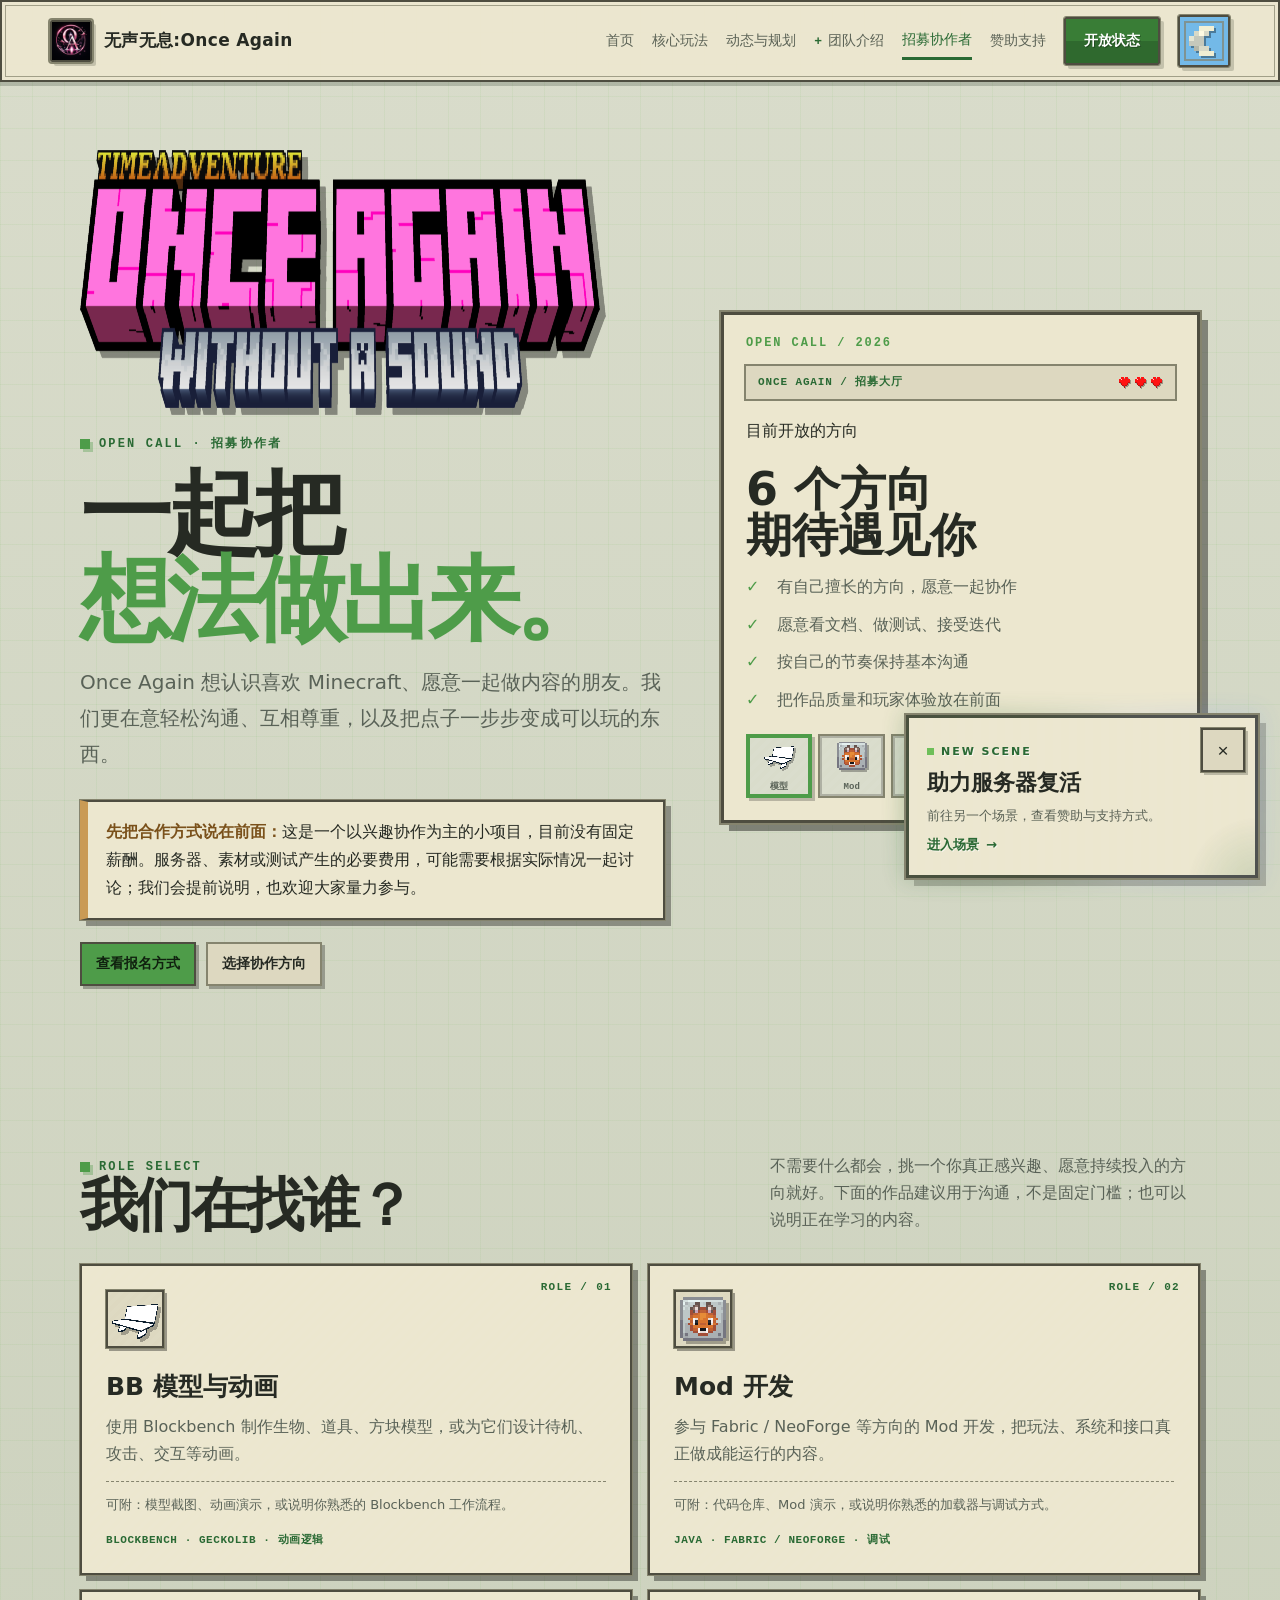
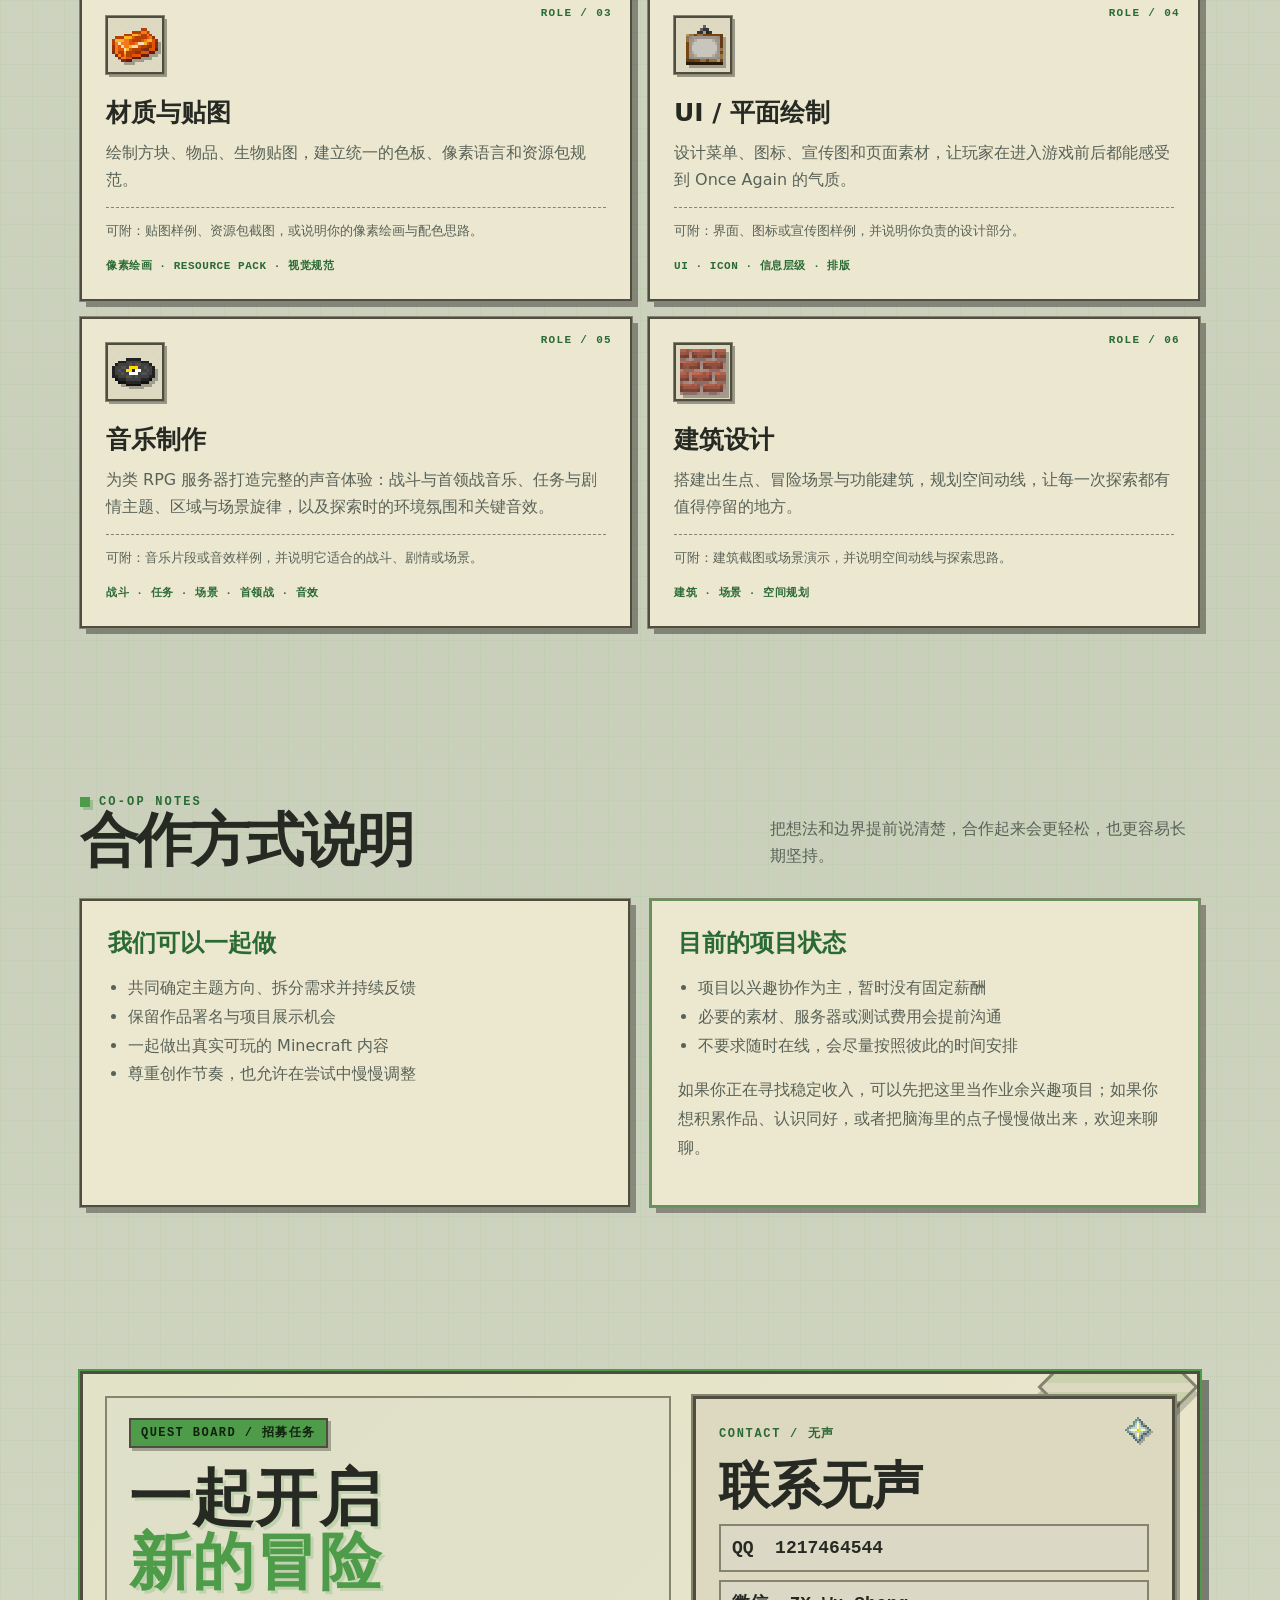
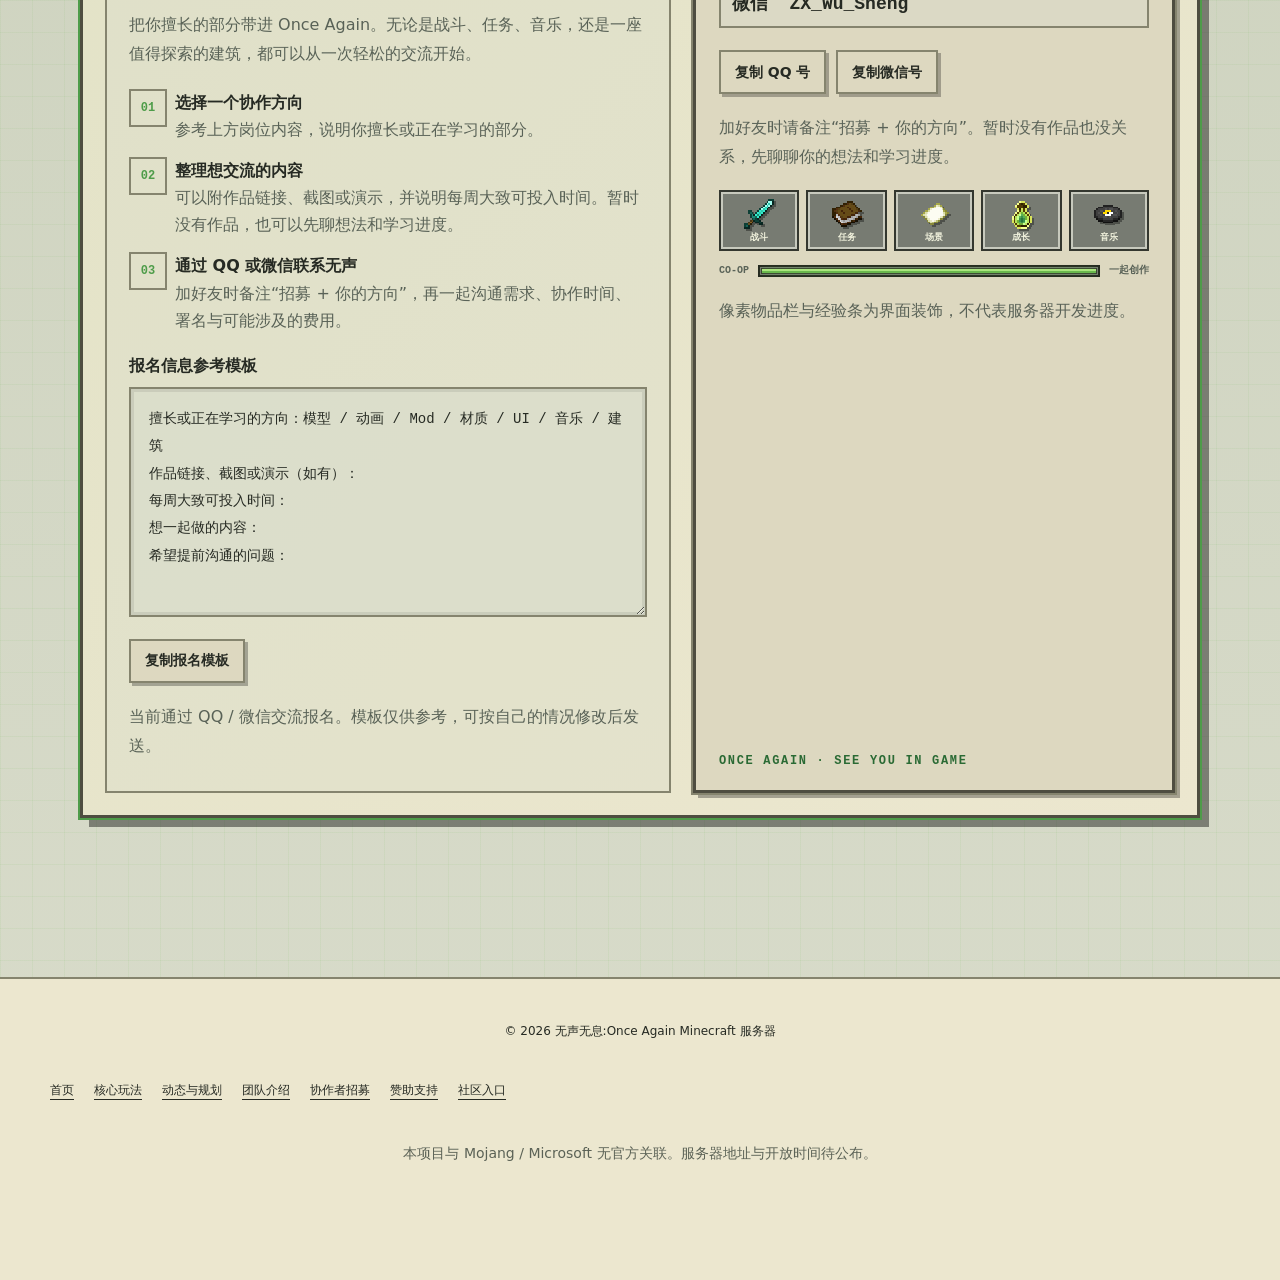
<file: ztdh.html>
<!doctype html>
<html lang="zh-CN">
<head>
  <meta charset="UTF-8">
  <script src="site-theme.js"></script>
  <meta name="viewport" content="width=device-width, initial-scale=1">
  <meta name="description" content="Once Again 寻找模型动画、Mod 开发、像素材质、UI 设计、音乐和建筑协作者。查看六类岗位、合作说明、报名流程与现有联系方式。">
  <title>协作者招募｜无声无息:Once Again</title>
  <link rel="icon" type="image/png" href="assets/brand/favicon.png">
  <link rel="stylesheet" href="site-nav-shared.css?v=20261009-2">
  <link rel="stylesheet" href="site-mobile-shared.css?v=20261009-2">
  <script src="site-card-follow.js?v=20261008" defer></script>
  <style>
    :root {
      --mc-bg: #07100b;
      --mc-bg-2: #0c1710;
      --mc-panel: #142018;
      --mc-panel-2: #1b2b1f;
      --mc-edge: #050806;
      --mc-line: #3b5842;
      --mc-text: #f5f2e8;
      --mc-muted: #b7c3b9;
      --mc-highlight: #70b957;
      --r-bg: var(--mc-bg);
      --r-bg2: var(--mc-bg-2);
      --r-panel: var(--mc-panel);
      --r-panel-hi: var(--mc-panel-2);
      --r-line: var(--mc-line);
      --r-text: var(--mc-text);
      --r-muted: var(--mc-muted);
      --r-green: var(--mc-highlight);
      --r-pink: #ff72b4;
      --r-shadow: 7px 7px 0 rgba(0,0,0,.38);
    }
    html[data-theme="light"] {
      --mc-bg: #d9dccb;
      --mc-bg-2: #c9cfba;
      --mc-panel: #ece7cf;
      --mc-panel-2: #ddd8c0;
      --mc-edge: #4e4d40;
      --mc-line: #85846e;
      --mc-text: #262a23;
      --mc-muted: #596257;
      --mc-highlight: #4e9c49;
      --r-bg: var(--mc-bg);
      --r-bg2: var(--mc-bg-2);
      --r-panel: var(--mc-panel);
      --r-panel-hi: var(--mc-panel-2);
      --r-line: var(--mc-line);
      --r-text: var(--mc-text);
      --r-muted: var(--mc-muted);
      --r-green: var(--mc-highlight);
      --r-pink: #b33d76;
      --r-shadow: 7px 7px 0 rgba(73,75,63,.24);
    }
    * { box-sizing: border-box; }
    html { background: var(--r-bg); scroll-behavior: smooth; }
    body {
      margin: 0;
      min-height: 100vh;
      color: var(--r-text);
      background:
        linear-gradient(rgba(112,185,87,.08) 1px, transparent 1px),
        linear-gradient(90deg, rgba(112,185,87,.08) 1px, transparent 1px),
        linear-gradient(180deg, var(--r-bg), var(--r-bg2) 50%, var(--r-bg));
      background-size: 32px 32px, 32px 32px, auto;
      font-family: "Microsoft YaHei", "PingFang SC", system-ui, sans-serif;
      transition: background .35s ease, color .35s ease;
    }
    main { overflow: clip; }
    .mc-pixel { image-rendering: pixelated; }
    .recruit-wrap { width: min(1120px, calc(100% - 40px)); margin: 0 auto; }
    .recruit-hero { min-height: 640px; padding: 150px 0 84px; display: grid; grid-template-columns: 1.1fr .9fr; align-items: center; gap: 56px; }
    .hero-title-art { display: block; width: min(520px, 100%); margin: 0 0 26px; filter: drop-shadow(6px 7px 0 rgba(0,0,0,.38)); }
    .recruit-kicker { display: inline-flex; align-items: center; gap: 9px; color: var(--r-green); font: 900 12px/1 ui-monospace, SFMono-Regular, Consolas, monospace; letter-spacing: .18em; text-transform: uppercase; }
    .recruit-kicker::before { content: ""; width: 10px; height: 10px; background: var(--r-green); box-shadow: 3px 3px 0 color-mix(in srgb, var(--r-green) 35%, transparent); }
    .recruit-hero h1 { max-width: 720px; margin: 18px 0 20px; font-size: clamp(48px, 8vw, 92px); line-height: .94; letter-spacing: -.055em; text-wrap: balance; }
    .recruit-hero h1 em { color: var(--r-green); font-style: normal; }
    .recruit-lead { max-width: 650px; margin: 0; color: var(--r-muted); font-size: clamp(16px, 2vw, 20px); line-height: 1.8; }
    .recruit-alert { margin-top: 28px; padding: 16px 18px; border: 2px solid var(--mc-edge); outline: 1px solid var(--r-line); border-left: 8px solid #c99a55; background: var(--r-panel); box-shadow: 6px 6px 0 rgba(0,0,0,.34); color: var(--r-text); line-height: 1.75; }
    .recruit-alert strong { color: #c99a55; }
    .recruit-board { position: relative; padding: 22px; border: 3px solid var(--mc-edge); outline: 2px solid var(--r-line); background: var(--r-panel); box-shadow: 8px 8px 0 rgba(0,0,0,.4); transform: rotate(1.2deg); }
    .mc-statusbar { display: grid; grid-template-columns: 1fr auto; gap: 12px; align-items: center; margin: -2px -2px 20px; padding: 10px 12px; border: 2px solid var(--r-line); background: var(--r-panel-hi); font: 900 11px/1 ui-monospace, monospace; letter-spacing: .08em; }
    .mc-statusbar strong { color: var(--r-green); }
    .mc-hearts { display: inline-flex; align-items: center; gap: 3px; }
    .mc-heart-icon { width: 13px; height: 13px; display: block; image-rendering: pixelated; filter: drop-shadow(1px 1px 0 rgba(0,0,0,.3)); }
    .mc-hotbar { display: grid; grid-template-columns: repeat(6, 1fr); gap: 6px; margin-top: 22px; }
    .mc-slot { position: relative; display: grid; min-height: 64px; place-items: center; border: 2px solid var(--r-line); background: repeating-linear-gradient(135deg, rgba(255,255,255,.035) 0 4px, transparent 4px 8px), var(--r-bg); box-shadow: inset 0 0 0 2px rgba(0,0,0,.2); color: var(--r-green); font: 900 11px/1 ui-monospace, monospace; text-align: center; }
    .mc-slot.active { border-color: var(--r-green); box-shadow: inset 0 0 0 2px var(--r-green), 3px 3px 0 rgba(0,0,0,.22); }
    .mc-slot span { display: block; margin-top: 4px; font-size: 9px; color: var(--r-muted); }
    .mc-slot-icon { width: 30px; height: 30px; object-fit: contain; image-rendering: pixelated; filter: drop-shadow(2px 2px 0 rgba(0,0,0,.28)); }
    .recruit-board::before { content: "OPEN CALL / 2026"; display: block; padding-bottom: 15px; border-bottom: 2px dashed var(--r-line); color: var(--r-green); font: 900 12px/1 ui-monospace, monospace; letter-spacing: .16em; }
    .recruit-board h2 { margin: 24px 0 16px; font-size: clamp(28px, 4vw, 46px); line-height: 1; }
    .recruit-board ul { display: grid; gap: 12px; margin: 0; padding: 0; list-style: none; color: var(--r-muted); line-height: 1.6; }
    .recruit-board li { display: grid; grid-template-columns: 22px 1fr; gap: 9px; }
    .recruit-board li::before { content: "✓"; color: var(--r-green); font-weight: 900; }
    .section-intro { display: flex; justify-content: space-between; align-items: end; gap: 20px; margin-bottom: 30px; }
    .section-intro h2 { margin: 0; font-size: clamp(34px, 5vw, 58px); letter-spacing: -.045em; line-height: 1; }
    .section-intro p { max-width: 430px; margin: 0; color: var(--r-muted); line-height: 1.7; }
    .roles-section, .terms-section, .apply-section { padding: 82px 0; }
    .roles-grid { display: grid; grid-template-columns: repeat(2, minmax(0, 1fr)); gap: 16px; }
    .role-card { position: relative; min-height: 230px; padding: 24px; border: 2px solid var(--mc-edge); outline: 1px solid var(--r-line); background: repeating-linear-gradient(135deg, rgba(255,255,255,.018) 0 4px, transparent 4px 8px), var(--r-panel); box-shadow: 6px 6px 0 rgba(0,0,0,.36); transition: transform .18s cubic-bezier(.16,1,.3,1), border-color .18s ease; will-change: transform; }
    .role-card.reveal:hover { transform: translate(-3px, -3px); border-color: var(--r-green); }
    .role-card::after { content: attr(data-code); position: absolute; top: 16px; right: 18px; color: var(--r-green); font: 900 11px/1 ui-monospace, monospace; letter-spacing: .12em; }
    .role-icon { display: grid; width: 58px; height: 58px; place-items: center; margin-bottom: 22px; border: 2px solid var(--mc-edge); outline: 1px solid var(--r-line); background: repeating-linear-gradient(135deg, rgba(255,255,255,.04) 0 4px, transparent 4px 8px), var(--r-panel-hi); box-shadow: 3px 3px 0 rgba(0,0,0,.35); }
    .role-mc-icon { display: block; width: 46px; height: 46px; object-fit: contain; image-rendering: pixelated; filter: drop-shadow(3px 3px 0 rgba(0,0,0,.28)); }
    .role-card h3 { margin: 0 0 10px; font-size: 25px; }
    .role-card p { margin: 0; color: var(--r-muted); line-height: 1.7; }
    .role-card small { display: block; margin-top: 17px; color: var(--r-green); font: 800 11px/1.4 ui-monospace, monospace; letter-spacing: .05em; }
    .role-card .role-note { margin-top: 14px; padding-top: 12px; border-top: 1px dashed var(--r-line); font-size: 13px; }
    .recruit-actions { display: flex; flex-wrap: wrap; gap: 10px; margin-top: 22px; }
    .recruit-action { display: inline-flex; align-items: center; justify-content: center; gap: 8px; min-height: 44px; padding: 10px 14px; border: 2px solid var(--mc-edge); background: var(--r-green); color: #10210f; font-family: inherit; font-size: 14px; font-weight: 800; line-height: 1.4; text-align: center; text-decoration: none; cursor: pointer; box-shadow: 3px 3px 0 rgba(0,0,0,.28); }
    .recruit-action.secondary { background: var(--r-panel-hi); color: var(--r-text); border-color: var(--r-line); }
    .recruit-action:focus-visible, .apply-template:focus-visible { outline: 3px solid var(--r-green); outline-offset: 4px; }
    .application-steps { display: grid; gap: 14px; margin: 20px 0; padding: 0; list-style: none; counter-reset: apply-step; }
    .application-steps li { display: grid; grid-template-columns: 34px minmax(0, 1fr); gap: 12px; align-items: start; color: var(--r-muted); line-height: 1.7; }
    .application-steps li::before { counter-increment: apply-step; content: counter(apply-step, decimal-leading-zero); display: grid; place-items: center; width: 34px; height: 34px; border: 2px solid var(--r-line); color: var(--r-green); font: 900 12px/1 ui-monospace, monospace; }
    .application-steps strong { display: block; color: var(--r-text); }
    .template-label { display: block; margin-top: 22px; color: var(--r-text); font-weight: 800; }
    .terms-grid { display: grid; grid-template-columns: 1fr 1fr; gap: 20px; }
    .terms-panel { padding: 26px; border: 2px solid var(--mc-edge); outline: 1px solid var(--r-line); background: var(--r-panel); box-shadow: 6px 6px 0 rgba(0,0,0,.34); }
    .terms-panel h3 { margin: 0 0 15px; color: var(--r-green); font-size: 24px; }
    .terms-panel p, .terms-panel li { color: var(--r-muted); line-height: 1.8; }
    .terms-panel ul { margin: 0; padding-left: 20px; }
    .terms-panel.warning { border-color: color-mix(in srgb, var(--r-green) 55%, var(--r-line)); }
    .terms-panel.warning h3 { color: var(--r-green); }
    .apply-section { padding-bottom: 120px; }
    .apply-box { position: relative; display: grid; grid-template-columns: minmax(0, 1.08fr) minmax(320px, .92fr); gap: 22px; padding: 22px; border: 3px solid var(--mc-edge); outline: 2px solid var(--r-green); background: linear-gradient(135deg, color-mix(in srgb, var(--r-panel) 94%, var(--r-green)), var(--r-panel)); box-shadow: 9px 9px 0 rgba(0,0,0,.42); overflow: hidden; }
    .apply-box::before { content: ""; position: absolute; pointer-events: none; image-rendering: pixelated; }
    .apply-box::before { width: 108px; height: 108px; right: 22px; top: -44px; background: repeating-linear-gradient(135deg, transparent 0 9px, rgba(112,185,87,.18) 9px 18px), var(--r-panel-hi); border: 3px solid var(--r-line); transform: rotate(45deg); box-shadow: 5px 5px 0 rgba(0,0,0,.18); }
    .apply-panel, .contact-card { position: relative; z-index: 1; min-width: 0; }
    .apply-panel { padding: 20px 22px 30px; border: 2px solid var(--r-line); background: color-mix(in srgb, var(--r-bg) 38%, transparent); }
    .apply-panel::before { content: "QUEST BOARD / 招募任务"; display: inline-block; margin-bottom: 14px; padding: 7px 10px; border: 2px solid var(--mc-edge); background: var(--r-green); color: #10210f; font: 900 12px/1 ui-monospace, monospace; letter-spacing: .12em; box-shadow: 3px 3px 0 rgba(0,0,0,.28); }
    .apply-box h2 { margin: 4px 0 13px; color: var(--r-text); font-family: Georgia, "Microsoft YaHei", serif; font-size: clamp(34px, 5vw, 62px); font-weight: 900; letter-spacing: .02em; line-height: 1.04; text-shadow: 3px 3px 0 color-mix(in srgb, var(--r-green) 22%, transparent); }
    .apply-box h2 em { color: var(--r-green); font-style: normal; }
    .apply-box p { color: var(--r-muted); line-height: 1.8; }
    .apply-template { display: block; width: 100%; min-height: 230px; margin: 10px 0 0; padding: 17px 18px; border: 2px solid var(--r-line); background: color-mix(in srgb, var(--r-bg) 62%, transparent); color: var(--r-text); font: 14px/1.95 ui-monospace, "Microsoft YaHei", monospace; resize: vertical; box-shadow: inset 0 0 0 3px rgba(0,0,0,.08); }
    .contact-card { align-self: stretch; display: flex; flex-direction: column; justify-content: space-between; padding: 23px; border: 3px solid var(--mc-edge); outline: 2px solid var(--r-line); background: var(--r-panel-hi); box-shadow: 5px 5px 0 rgba(0,0,0,.3); }
    .contact-card::before { content: ""; position: absolute; right: 19px; top: 14px; width: 32px; height: 32px; background: url("[data-uri]") center / contain no-repeat; image-rendering: pixelated; filter: drop-shadow(2px 2px 0 rgba(0,0,0,.25)); }
    .contact-card .label { color: var(--r-green); font: 900 12px/1 ui-monospace, monospace; letter-spacing: .14em; }
    .contact-name { margin: 19px 0 13px; font-family: Georgia, "Microsoft YaHei", serif; font-size: clamp(34px, 4vw, 52px); font-weight: 900; line-height: 1; }
    .contact-id { display: grid; gap: 8px; color: var(--r-text); font: 700 18px/1.45 ui-monospace, monospace; overflow-wrap: anywhere; }
    .contact-id span { display: block; padding: 9px 11px; border: 2px solid var(--r-line); background: color-mix(in srgb, var(--r-bg) 50%, transparent); }
    .contact-note { margin: 20px 0 0; color: var(--r-muted); line-height: 1.7; }
    .mc-loadout { display: grid; grid-template-columns: repeat(5, 1fr); gap: 7px; margin-top: 18px; }
    .mc-loadout-item { display: grid; justify-items: center; gap: 5px; min-width: 0; padding: 7px 4px 6px; border: 2px solid #34372f; background: #777b72; box-shadow: inset 0 0 0 2px #c7c9bd; }
    .mc-loadout-item img { width: 30px; height: 30px; object-fit: contain; image-rendering: pixelated; filter: drop-shadow(2px 2px 0 rgba(0,0,0,.35)); }
    .mc-loadout-item span { color: #f0f1dc; font: 800 9px/1 ui-monospace, monospace; text-align: center; }
    .contact-hotbar { display: none !important; }
    .mc-xp { display: grid; grid-template-columns: auto minmax(120px, 1fr) auto; align-items: center; gap: 9px; margin-top: 14px; color: var(--r-muted); font: 800 10px/1 ui-monospace, monospace; }
    .mc-xp-track { height: 12px; padding: 2px; border: 2px solid #252920; background: #34382f; box-shadow: inset 0 0 0 1px #777b72; }
    .mc-xp-fill { display: block; width: 100%; height: 100%; background: #69b84d; box-shadow: inset 0 2px 0 rgba(204,255,152,.65), 0 0 5px rgba(105,184,77,.45); }
    footer { padding: 28px 0 42px; border-top: 1px solid var(--r-line); color: var(--r-muted); text-align: center; font-size: 12px; }
    .reveal { opacity: 0; transform: translateY(18px); transition: opacity .38s ease, transform .42s cubic-bezier(.16,1,.3,1); will-change: opacity, transform; }
    .reveal.show { opacity: 1; transform: none; }
    @media (max-width: 800px) {
      .recruit-wrap { width: min(100% - 28px, 620px); }
      .recruit-hero, .apply-box { grid-template-columns: 1fr; }
      .recruit-hero { min-height: auto; padding: 120px 0 58px; gap: 42px; }
      .recruit-board { transform: none; }
      .hero-title-art { margin-top: 4px; }
      .roles-grid, .terms-grid { grid-template-columns: 1fr; }
      .roles-section, .terms-section, .apply-section { padding: 58px 0; }
      .section-intro { display: block; }
      .section-intro p { margin-top: 15px; }
      .apply-box { padding: 14px; gap: 16px; }
      .apply-panel, .contact-card { padding: 18px; }
      .apply-box::before { right: -30px; top: -54px; transform: rotate(45deg) scale(.8); }
    }
    @media (prefers-reduced-motion: reduce) { *, *::before, *::after { animation: none !important; transition: none !important; } .reveal { opacity: 1; transform: none; } }
  </style>
    <link rel="canonical" href="https://zxwusheng.github.io/ztdh.html">
  <meta property="og:type" content="website">
  <meta property="og:locale" content="zh_CN">
  <meta property="og:site_name" content="无声无息:Once Again">
  <meta property="og:title" content="协作者招募｜无声无息:Once Again">
  <meta property="og:description" content="Once Again 寻找模型动画、Mod 开发、像素材质、UI 设计、音乐和建筑协作者。查看六类岗位、合作说明、报名流程与现有联系方式。">
  <meta property="og:url" content="https://zxwusheng.github.io/ztdh.html">
  <meta property="og:image" content="https://zxwusheng.github.io/最新服务器title.png">
  <meta property="og:image:width" content="1024">
  <meta property="og:image:height" content="258">
  <meta property="og:image:alt" content="Once Again · Without A Sound">
  <meta name="twitter:card" content="summary_large_image">
  <script src="site-config.js?v=20261008" defer></script>
  <script src="site-common.js?v=20261009-2" defer></script>
</head>
<body class="page-recruit">
  <a class="site-skip-link" href="#main-content">跳到主要内容</a>
  <header class="navbar" id="navbar">
    <div class="container nav-inner">
      <div class="logo">
        <button class="logo-icon logo-image-wrap" id="logoPreviewTrigger" type="button" aria-label="放大查看 Once Again Logo" aria-haspopup="dialog" aria-controls="logoLightbox"><img src="assets/brand/logo-96.png" width="96" height="96" alt="" decoding="async"></button>
        <a class="logo-name" href="index.html#home" aria-label="Once Again 首页">无声无息:Once Again</a>
      </div>
      <div class="nav-right">
        <nav class="nav-links" id="navLinks" aria-label="主导航">
          <a href="index.html#home">首页</a>
          <a href="index.html#features">核心玩法</a>
          <a href="index.html#news">动态与规划</a>
          <a class="nav-team-link" href="jieshao.html#team">团队介绍</a>
          <a href="ztdh.html#recruit">招募协作者</a>
          <a href="scene1.html">赞助支持</a>
          <a class="nav-button" href="index.html#join">开放状态</a>
        </nav>
        <button class="theme-toggle" id="themeToggle" type="button" aria-label="切换到白色主题" title="切换明暗主题">
          <span class="oa-theme-glyph oa-theme-sun mc-theme-celestial" aria-hidden="true"><svg class="mc-sky-svg" viewBox="0 0 32 32" shape-rendering="crispEdges" focusable="false"><rect x="12" y="0" width="8" height="4" fill="#f8df65"/><rect x="12" y="28" width="8" height="4" fill="#bd8529"/><rect x="0" y="12" width="4" height="8" fill="#d19b31"/><rect x="28" y="12" width="4" height="8" fill="#bd8529"/><rect x="4" y="4" width="4" height="4" fill="#e1b541"/><rect x="24" y="4" width="4" height="4" fill="#d19b31"/><rect x="4" y="24" width="4" height="4" fill="#c58d2b"/><rect x="24" y="24" width="4" height="4" fill="#a97825"/><rect x="8" y="8" width="16" height="16" fill="#e3b83f"/><rect x="12" y="8" width="8" height="4" fill="#fff1a0"/><rect x="8" y="12" width="4" height="8" fill="#f4d968"/><rect x="12" y="12" width="8" height="8" fill="#ffe98a"/><rect x="20" y="16" width="4" height="8" fill="#c9922b"/><rect x="12" y="20" width="8" height="4" fill="#dca735"/></svg></span>
          <span class="oa-theme-glyph oa-theme-moon mc-theme-celestial" aria-hidden="true"><svg class="mc-sky-svg" viewBox="0 0 32 32" shape-rendering="crispEdges" focusable="false"><rect x="12" y="4" width="12" height="4" fill="#f2f0d5"/><rect x="8" y="8" width="12" height="4" fill="#d8d9c7"/><rect x="4" y="12" width="12" height="8" fill="#c5c8bb"/><rect x="8" y="20" width="12" height="4" fill="#d8d9c7"/><rect x="12" y="24" width="12" height="4" fill="#f0eed3"/><rect x="12" y="8" width="4" height="4" fill="#fffbe2"/><rect x="4" y="12" width="4" height="4" fill="#e4e5d3"/><rect x="8" y="20" width="4" height="4" fill="#b3b7aa"/></svg></span>
        </button>
        <button class="menu-button" id="menuButton" type="button" aria-label="打开导航菜单" aria-controls="navLinks" aria-expanded="false">☰</button>
      </div>
    </div>
  </header>
  <div class="logo-lightbox" id="logoLightbox" aria-hidden="true" inert>
    <div class="logo-lightbox-dialog" role="dialog" aria-modal="true" aria-labelledby="imagePreviewTitle">
      <button class="logo-lightbox-close" id="logoLightboxClose" type="button" aria-label="关闭图片预览">×</button>
      <h2 class="site-preview-title" id="imagePreviewTitle">图片预览</h2>
      <img class="logo-lightbox-image" id="logoLightboxImage" alt="图片预览" decoding="async">
      <a class="site-original-link" id="imageOriginalLink" href="NEW-logo-ICON.png" target="_blank" rel="noopener noreferrer">查看原图（新窗口）</a>
    </div>
  </div>
  <aside class="oa-scene-teaser" id="oaSceneTeaser" aria-label="赞助支持入口">
    <a class="oa-scene-teaser-inner" href="scene1.html">
      <span class="oa-scene-kicker"><i class="oa-scene-kicker-dot"></i>NEW SCENE</span>
      <strong class="oa-scene-title">助力服务器复活</strong>
      <span class="oa-scene-desc">前往另一个场景，查看赞助与支持方式。</span>
      <span class="oa-scene-enter">进入场景 <span aria-hidden="true">→</span></span>
    </a>
    <button class="oa-scene-close" id="oaSceneTeaserClose" type="button" aria-label="关闭赞助支持入口">×</button>
  </aside>
  <main id="main-content" tabindex="-1">
    <p class="container site-note site-script-note">部分交互暂不可用，请使用页脚导航；联系方式可手动选取，收款码可通过原图链接查看。</p>
    <div id="recruit"></div>
    <section class="recruit-hero recruit-wrap">
      <div class="reveal show">
        <img class="hero-title-art mc-pixel" src="最新服务器title.png" alt="Once Again Minecraft Server" width="1024" height="258" decoding="async" fetchpriority="high">
        <span class="recruit-kicker">OPEN CALL · 招募协作者</span>
        <h1>一起把<br><em>想法做出来。</em></h1>
        <p class="recruit-lead">Once Again 想认识喜欢 Minecraft、愿意一起做内容的朋友。我们更在意轻松沟通、互相尊重，以及把点子一步步变成可以玩的东西。</p>
        <div class="recruit-alert"><strong>先把合作方式说在前面：</strong>这是一个以兴趣协作为主的小项目，目前没有固定薪酬。服务器、素材或测试产生的必要费用，可能需要根据实际情况一起讨论；我们会提前说明，也欢迎大家量力参与。</div>
        <div class="recruit-actions"><a class="recruit-action" href="#apply">查看报名方式</a><a class="recruit-action secondary" href="#roles">选择协作方向</a></div>
      </div>
      <aside class="recruit-board reveal show" aria-label="招募重点">
        <div class="mc-statusbar"><strong>ONCE AGAIN / 招募大厅</strong><span class="mc-hearts" aria-label="三颗生命值"><img class="mc-heart-icon" src="mc-icons/heart.png" alt="" width="9" height="9" decoding="async"><img class="mc-heart-icon" src="mc-icons/heart.png" alt="" width="9" height="9" decoding="async"><img class="mc-heart-icon" src="mc-icons/heart.png" alt="" width="9" height="9" decoding="async"></span></div>
        <div>目前开放的方向</div>
        <h2>6 个方向<br>期待遇见你</h2>
        <ul>
          <li>有自己擅长的方向，愿意一起协作</li>
          <li>愿意看文档、做测试、接受迭代</li>
          <li>按自己的节奏保持基本沟通</li>
          <li>把作品质量和玩家体验放在前面</li>
        </ul>
        <div class="mc-hotbar" aria-label="当前招募方向">
          <div class="mc-slot active"><img class="mc-slot-icon" src="mc-icons/blockbench.png" alt="" width="282" height="282" decoding="async"><span>模型</span></div>
          <div class="mc-slot"><img class="mc-slot-icon" src="mc-icons/neoforge.png" alt="" width="128" height="128" decoding="async"><span>Mod</span></div>
          <div class="mc-slot"><img class="mc-slot-icon" src="mc-icons/resin_brick.png" alt="" width="16" height="16" decoding="async"><span>贴图</span></div>
          <div class="mc-slot"><img class="mc-slot-icon" src="mc-icons/painting.png" alt="" width="16" height="16" decoding="async"><span>UI</span></div>
          <div class="mc-slot"><img class="mc-slot-icon" src="[data-uri]" data-icon="music-disc" alt="Minecraft 唱片" decoding="async"><span>音乐</span></div>
          <div class="mc-slot"><img class="mc-slot-icon" src="mc-icons/bricks.png" alt="" width="16" height="16" decoding="async"><span>建筑</span></div>
        </div>
      </aside>
    </section>
    <section class="roles-section recruit-wrap" id="roles" aria-labelledby="roles-title">
      <div class="section-intro reveal"><div><span class="recruit-kicker">ROLE SELECT</span><h2 id="roles-title">我们在找谁？</h2></div><p>不需要什么都会，挑一个你真正感兴趣、愿意持续投入的方向就好。下面的作品建议用于沟通，不是固定门槛；也可以说明正在学习的内容。</p></div>
      <div class="roles-grid">
        <article class="role-card reveal" data-code="ROLE / 01"><div class="role-icon"><img class="role-mc-icon" src="mc-icons/blockbench.png" alt="Blockbench 图标" loading="lazy" width="282" height="282" decoding="async"></div><h3>BB 模型与动画</h3><p>使用 Blockbench 制作生物、道具、方块模型，或为它们设计待机、攻击、交互等动画。</p><p class="role-note">可附：模型截图、动画演示，或说明你熟悉的 Blockbench 工作流程。</p><small>BLOCKBENCH · GECKOLIB · 动画逻辑</small></article>
        <article class="role-card reveal" data-code="ROLE / 02"><div class="role-icon"><img class="role-mc-icon" src="mc-icons/neoforge.png" alt="NeoForge 图标" loading="lazy" width="128" height="128" decoding="async"></div><h3>Mod 开发</h3><p>参与 Fabric / NeoForge 等方向的 Mod 开发，把玩法、系统和接口真正做成能运行的内容。</p><p class="role-note">可附：代码仓库、Mod 演示，或说明你熟悉的加载器与调试方式。</p><small>JAVA · FABRIC / NEOFORGE · 调试</small></article>
        <article class="role-card reveal" data-code="ROLE / 03"><div class="role-icon"><img class="role-mc-icon" src="mc-icons/resin_brick.png" alt="材质图标" loading="lazy" width="16" height="16" decoding="async"></div><h3>材质与贴图</h3><p>绘制方块、物品、生物贴图，建立统一的色板、像素语言和资源包规范。</p><p class="role-note">可附：贴图样例、资源包截图，或说明你的像素绘画与配色思路。</p><small>像素绘画 · RESOURCE PACK · 视觉规范</small></article>
        <article class="role-card reveal" data-code="ROLE / 04"><div class="role-icon"><img class="role-mc-icon" src="mc-icons/painting.png" alt="绘图图标" loading="lazy" width="16" height="16" decoding="async"></div><h3>UI / 平面绘制</h3><p>设计菜单、图标、宣传图和页面素材，让玩家在进入游戏前后都能感受到 Once Again 的气质。</p><p class="role-note">可附：界面、图标或宣传图样例，并说明你负责的设计部分。</p><small>UI · ICON · 信息层级 · 排版</small></article>
        <article class="role-card reveal" data-code="ROLE / 05"><div class="role-icon"><img class="role-mc-icon" src="[data-uri]" data-icon="music-disc" alt="Minecraft 唱片图标" decoding="async"></div><h3>音乐制作</h3><p>为类 RPG 服务器打造完整的声音体验：战斗与首领战音乐、任务与剧情主题、区域与场景旋律，以及探索时的环境氛围和关键音效。</p><p class="role-note">可附：音乐片段或音效样例，并说明它适合的战斗、剧情或场景。</p><small>战斗 · 任务 · 场景 · 首领战 · 音效</small></article>
        <article class="role-card reveal" data-code="ROLE / 06"><div class="role-icon"><img class="role-mc-icon" src="mc-icons/bricks.png" alt="砖块图标" loading="lazy" width="16" height="16" decoding="async"></div><h3>建筑设计</h3><p>搭建出生点、冒险场景与功能建筑，规划空间动线，让每一次探索都有值得停留的地方。</p><p class="role-note">可附：建筑截图或场景演示，并说明空间动线与探索思路。</p><small>建筑 · 场景 · 空间规划</small></article>
      </div>
    </section>
    <section class="terms-section recruit-wrap">
      <div class="section-intro reveal"><div><span class="recruit-kicker">CO-OP NOTES</span><h2>合作方式说明</h2></div><p>把想法和边界提前说清楚，合作起来会更轻松，也更容易长期坚持。</p></div>
      <div class="terms-grid">
        <div class="terms-panel reveal"><h3>我们可以一起做</h3><ul><li>共同确定主题方向、拆分需求并持续反馈</li><li>保留作品署名与项目展示机会</li><li>一起做出真实可玩的 Minecraft 内容</li><li>尊重创作节奏，也允许在尝试中慢慢调整</li></ul></div>
        <div class="terms-panel warning reveal"><h3>目前的项目状态</h3><ul><li>项目以兴趣协作为主，暂时没有固定薪酬</li><li>必要的素材、服务器或测试费用会提前沟通</li><li>不要求随时在线，会尽量按照彼此的时间安排</li></ul><p>如果你正在寻找稳定收入，可以先把这里当作业余兴趣项目；如果你想积累作品、认识同好，或者把脑海里的点子慢慢做出来，欢迎来聊聊。</p></div>
      </div>
    </section>
    <section class="apply-section recruit-wrap" id="apply">
      <div class="apply-box reveal">
        <div class="apply-panel">
          <h2>一起开启<br><em>新的冒险</em></h2>
          <p>把你擅长的部分带进 Once Again。无论是战斗、任务、音乐，还是一座值得探索的建筑，都可以从一次轻松的交流开始。</p>
          <ol class="application-steps" aria-label="报名流程">
            <li><div><strong>选择一个协作方向</strong>参考上方岗位内容，说明你擅长或正在学习的部分。</div></li>
            <li><div><strong>整理想交流的内容</strong>可以附作品链接、截图或演示，并说明每周大致可投入时间。暂时没有作品，也可以先聊想法和学习进度。</div></li>
            <li><div><strong>通过 QQ 或微信联系无声</strong>加好友时备注“招募 + 你的方向”，再一起沟通需求、协作时间、署名与可能涉及的费用。</div></li>
          </ol>
          <label class="template-label" for="apply-template">报名信息参考模板</label>
          <textarea class="apply-template" id="apply-template" readonly rows="7" spellcheck="false">擅长或正在学习的方向：模型 / 动画 / Mod / 材质 / UI / 音乐 / 建筑
作品链接、截图或演示（如有）：
每周大致可投入时间：
想一起做的内容：
希望提前沟通的问题：</textarea>
          <div class="recruit-actions"><button class="recruit-action secondary" type="button" data-copy-target="#apply-template">复制报名模板</button></div>
          <p class="contact-note">当前通过 QQ / 微信交流报名。模板仅供参考，可按自己的情况修改后发送。</p>
        </div>
        <div class="contact-card">
          <div>
            <span class="label">CONTACT / 无声</span>
            <div class="contact-name">联系无声</div>
            <div class="contact-id"><span>QQ&nbsp;&nbsp;1217464544</span><span>微信&nbsp;&nbsp;ZX_Wu_Sheng</span></div>
            <div class="recruit-actions"><button class="recruit-action secondary" type="button" data-copy-text="1217464544">复制 QQ 号</button><button class="recruit-action secondary" type="button" data-copy-text="ZX_Wu_Sheng">复制微信号</button></div>
            <p class="contact-note">加好友时请备注“招募 + 你的方向”。暂时没有作品也没关系，先聊聊你的想法和学习进度。</p>
            <div class="mc-loadout" aria-label="RPG 招募方向物品栏">
              <div class="mc-loadout-item"><img src="[data-uri]" alt="钻石剑" decoding="async"><span>战斗</span></div>
              <div class="mc-loadout-item"><img src="[data-uri]" alt="书" decoding="async"><span>任务</span></div>
              <div class="mc-loadout-item"><img src="[data-uri]" alt="地图" decoding="async"><span>场景</span></div>
              <div class="mc-loadout-item"><img src="[data-uri]" alt="经验瓶" decoding="async"><span>成长</span></div>
              <div class="mc-loadout-item"><img src="[data-uri]" alt="唱片" decoding="async"><span>音乐</span></div>
            </div>
            <div class="mc-xp" aria-hidden="true"><span>CO-OP</span><span class="mc-xp-track"><span class="mc-xp-fill"></span></span><span>一起创作</span></div>
            <p class="contact-note">像素物品栏与经验条为界面装饰，不代表服务器开发进度。</p>
          </div>
          <div class="label">ONCE AGAIN · SEE YOU IN GAME</div>
        </div>
      </div>
    </section>
  </main>
  <footer class="site-footer">
    <div class="container site-footer-inner">
      <p>© 2026 无声无息:Once Again Minecraft 服务器</p>
      <nav class="site-footer-links" aria-label="页脚导航">
        <a href="index.html#home">首页</a><a href="index.html#features">核心玩法</a>
        <a href="index.html#news">动态与规划</a><a href="jieshao.html#team">团队介绍</a>
        <a href="ztdh.html#recruit">协作者招募</a><a href="scene1.html">赞助支持</a>
        <a href="index.html#contact">社区入口</a>
      </nav>
      <p class="site-note">本项目与 Mojang / Microsoft 无官方关联。服务器地址与开放时间待公布。</p>
    </div>
  </footer>
    <p class="site-status" id="siteStatus" role="status" aria-live="polite" aria-atomic="true"></p>
  <textarea class="site-manual-copy" id="manualCopy" aria-label="手动复制内容" readonly hidden></textarea>
</body>
</html>
</file>
<file: site-nav-shared.css>
/* 基于赞助页统一导航栏与标志预览。 */
:root {
  --site-nav-bg: rgba(20, 32, 24, .96);
  --site-nav-panel: #142018;
  --site-nav-panel-2: #1b2b1f;
  --site-nav-edge: #050806;
  --site-nav-line: #3b5842;
  --site-nav-text: #f5f2e8;
  --site-nav-muted: #b6c2b0;
  --site-nav-highlight: #70b957;
  --site-nav-shadow: 4px 4px 0 rgba(0, 0, 0, .5);
}

html[data-theme="light"] {
  --site-nav-bg: rgba(236, 231, 207, .97);
  --site-nav-panel: #ece7cf;
  --site-nav-panel-2: #ddd8c0;
  --site-nav-edge: #4e4d40;
  --site-nav-line: #85846e;
  --site-nav-text: #262a23;
  --site-nav-muted: #5b6256;
  --site-nav-highlight: #2a6a34;
  --site-nav-shadow: 4px 4px 0 rgba(73, 75, 63, .24);
}

.navbar {
  position: fixed !important;
  top: 0 !important;
  left: 50% !important;
  width: 100% !important;
  transform: translateX(-50%) !important;
  z-index: 1000 !important;
  border: 2px solid var(--site-nav-edge) !important;
  border-radius: 0 !important;
  background: var(--site-nav-bg) !important;
  box-shadow: 6px 6px 0 rgba(73, 75, 63, .26) !important;
  backdrop-filter: none !important;
  -webkit-backdrop-filter: none !important;
  font-family: "Microsoft YaHei", "PingFang SC", system-ui, sans-serif !important;
  transition: top .34s cubic-bezier(.16, 1, .3, 1), width .34s cubic-bezier(.16, 1, .3, 1), border-radius .34s cubic-bezier(.16, 1, .3, 1), box-shadow .22s ease, background-color .22s ease !important;
}

.navbar::before {
  content: "" !important;
  position: absolute !important;
  inset: 3px !important;
  border: 1px solid color-mix(in srgb, var(--site-nav-line) 72%, transparent) !important;
  pointer-events: none !important;
}

.navbar.scrolled {
  top: 12px !important;
  width: min(980px, calc(100% - 28px)) !important;
  border-radius: 3px !important;
  box-shadow: 7px 7px 0 rgba(45, 48, 39, .34) !important;
}

.navbar .container {
  width: min(1180px, calc(100% - 40px)) !important;
  margin-inline: auto !important;
}

.navbar .nav-inner {
  min-height: 88px !important;
  display: flex !important;
  align-items: center !important;
  justify-content: space-between !important;
  gap: 28px !important;
  padding-top: 0 !important;
  padding-bottom: 0 !important;
  transition: min-height .34s cubic-bezier(.16, 1, .3, 1), gap .24s cubic-bezier(.16, 1, .3, 1) !important;
}

.navbar.scrolled .nav-inner {
  min-height: 62px !important;
  gap: 18px !important;
}

.navbar .logo {
  display: flex !important;
  align-items: center !important;
  gap: 12px !important;
  flex: 0 0 auto !important;
  color: var(--site-nav-text) !important;
  text-decoration: none !important;
  font-weight: 900 !important;
  letter-spacing: .5px !important;
}

.navbar .logo-image-wrap {
  width: 42px !important;
  height: 42px !important;
  flex: 0 0 42px !important;
  display: grid !important;
  place-items: center !important;
  overflow: hidden !important;
  border: 2px solid var(--site-nav-edge) !important;
  border-radius: 2px !important;
  outline: 2px solid var(--site-nav-line) !important;
  background: var(--site-nav-panel-2) !important;
  box-shadow: var(--site-nav-shadow) !important;
  cursor: zoom-in !important;
  transition: transform .34s cubic-bezier(.16, 1, .3, 1), box-shadow .2s ease !important;
  will-change: transform;
}

.navbar .logo-image-wrap img {
  width: 100% !important;
  height: 100% !important;
  display: block !important;
  object-fit: cover !important;
  border-radius: 0 !important;
  transform: none !important;
  filter: none !important;
}

.navbar .logo:hover .logo-image-wrap {
  transform: translate(-1px, -1px) !important;
  box-shadow: 5px 5px 0 rgba(0, 0, 0, .48) !important;
}

.navbar.scrolled .logo-image-wrap {
  transform: scale(.82) !important;
  transform-origin: left center !important;
}

.navbar .logo-name {
  color: var(--site-nav-text) !important;
  font-size: 17px !important;
  line-height: 1.25 !important;
  white-space: nowrap !important;
  text-shadow: none !important;
}

.navbar .nav-right {
  display: flex !important;
  align-items: center !important;
  gap: 18px !important;
  min-width: 0 !important;
}

.navbar .nav-links {
  display: flex;
  align-items: center !important;
  gap: 25px !important;
  flex: 0 1 auto !important;
  min-width: 0 !important;
  color: var(--site-nav-muted) !important;
  font-size: 15px !important;
  line-height: 1.7 !important;
}

.navbar .nav-links a {
  position: relative !important;
  color: inherit !important;
  text-decoration: none !important;
  transition: color .18s ease, transform .18s cubic-bezier(.16, 1, .3, 1), box-shadow .18s ease !important;
  white-space: nowrap !important;
  flex: 0 0 auto !important;
}

@media (max-width: 1200px) and (min-width: 1101px) {
  .navbar .nav-inner { gap: 16px !important; }
  .navbar .nav-right { gap: 10px !important; }
  .navbar .nav-links { gap: 14px !important; font-size: 13px !important; }
  .navbar .logo { gap: 9px !important; }
  .navbar .logo-name { font-size: 15px !important; }
  .navbar .nav-button { padding-inline: 12px !important; }
  .navbar .theme-toggle { width: 48px !important; min-width: 48px !important; flex-basis: 48px !important; }
}

.navbar .nav-links a:not(.nav-button)::after {
  content: "" !important;
  position: absolute !important;
  left: 50% !important;
  bottom: -8px !important;
  width: 100% !important;
  height: 3px !important;
  background: var(--site-nav-highlight) !important;
  transform: translateX(-50%) scaleX(0) !important;
  transition: transform .2s cubic-bezier(.16, 1, .3, 1) !important;
}

.navbar .nav-links a:not(.nav-button):hover,
.navbar .nav-links a:not(.nav-button).is-active {
  color: var(--site-nav-highlight) !important;
  transform: translateY(-1px) !important;
}

.navbar .nav-links a:not(.nav-button):hover::after,
.navbar .nav-links a:not(.nav-button).is-active::after {
  transform: translateX(-50%) scaleX(1) !important;
}

.navbar .nav-team-link {
  color: var(--site-nav-text) !important;
}

.navbar .nav-team-link::before {
  content: "+" !important;
  margin-right: 6px !important;
  color: var(--site-nav-highlight) !important;
  font: 900 13px/1 ui-monospace, monospace !important;
}

.navbar .nav-button,
.navbar .menu-button,
.navbar .theme-toggle {
  border: 2px solid var(--site-nav-edge) !important;
  border-radius: 2px !important;
  outline: 1px solid var(--site-nav-line) !important;
  box-shadow: var(--site-nav-shadow) !important;
  text-shadow: 1px 1px 0 rgba(0, 0, 0, .28) !important;
  cursor: pointer !important;
}

.navbar .nav-button {
  padding: 10px 18px !important;
  background: linear-gradient(#68b450 0 50%, #4a8c43 50% 100%) !important;
  color: #fff !important;
  font-weight: 900 !important;
}

.navbar .nav-button:hover,
.navbar .menu-button:hover {
  transform: translate(-2px, -2px) !important;
  box-shadow: 6px 6px 0 rgba(0, 0, 0, .52) !important;
}

.navbar .nav-button:active,
.navbar .menu-button:active {
  transform: translate(2px, 2px) !important;
  box-shadow: 2px 2px 0 rgba(0, 0, 0, .5) !important;
}

.navbar .theme-toggle {
  position: relative !important;
  width: 52px !important;
  height: 52px !important;
  min-width: 52px !important;
  min-height: 52px !important;
  flex: 0 0 52px !important;
  padding: 0 !important;
  display: grid !important;
  place-items: center !important;
  overflow: hidden !important;
  background: #172b49 !important;
  color: var(--site-nav-text) !important;
}

html[data-theme="light"] .navbar .theme-toggle {
  background: #73b9e8 !important;
}

.navbar .theme-toggle::before {
  content: "" !important;
  position: absolute !important;
  inset: 4px !important;
  border: 2px solid color-mix(in srgb, var(--site-nav-line) 70%, transparent) !important;
  pointer-events: none !important;
}

.navbar .theme-toggle:hover {
  transform: translate(-1px, -1px) !important;
  box-shadow: 5px 5px 0 rgba(45, 48, 39, .38) !important;
}

.navbar .theme-toggle:active {
  transform: translate(2px, 2px) !important;
  box-shadow: 2px 2px 0 rgba(45, 48, 39, .35) !important;
}

.navbar .mc-theme-celestial,
.navbar .oa-theme-glyph {
  position: absolute !important;
  inset: 0 !important;
  display: grid !important;
  place-items: center !important;
  transform: none !important;
  transition: opacity .18s ease !important;
}

.navbar .mc-sky-svg {
  width: 40px !important;
  height: 40px !important;
  display: block !important;
  overflow: visible !important;
  image-rendering: pixelated !important;
  filter: drop-shadow(2px 2px 0 rgba(0, 0, 0, .34)) !important;
}

.navbar .oa-theme-sun .mc-sky-svg {
  width: 32px !important;
  height: 32px !important;
}

.navbar .oa-theme-sun { opacity: 1 !important; }
.navbar .oa-theme-moon { opacity: 0 !important; }
html[data-theme="light"] .navbar .oa-theme-sun { opacity: 0 !important; }
html[data-theme="light"] .navbar .oa-theme-moon { opacity: 1 !important; }

/* 全视口指针光效让背景和公共导航栏同步响应。 */
.oa-global-pointer-light {
  --oa-global-pointer-x: 50vw;
  --oa-global-pointer-y: 50vh;
  position: fixed;
  inset: 0;
  z-index: 3300;
  display: block;
  background: radial-gradient(
    220px circle at var(--oa-global-pointer-x) var(--oa-global-pointer-y),
    color-mix(in srgb, var(--site-nav-highlight) 8%, transparent) 0,
    color-mix(in srgb, var(--site-nav-highlight) 4%, transparent) 42%,
    transparent 74%
  );
  opacity: 0;
  pointer-events: none;
  transition: opacity .24s cubic-bezier(.2, .75, .25, 1);
  mix-blend-mode: screen;
}

html[data-theme="light"] .oa-global-pointer-light {
  background: radial-gradient(
    210px circle at var(--oa-global-pointer-x) var(--oa-global-pointer-y),
    color-mix(in srgb, var(--site-nav-highlight) 6%, transparent) 0,
    color-mix(in srgb, var(--site-nav-highlight) 3%, transparent) 44%,
    transparent 76%
  );
  mix-blend-mode: multiply;
}

html.oa-global-pointer-active .oa-global-pointer-light {
  opacity: 1;
}

/* 增强卡片、面板和赞助入口的局部响应。 */
.oa-pointer-card {
  --oa-pointer-x: 50%;
  --oa-pointer-y: 50%;
  position: relative;
  isolation: isolate;
}

.oa-card-pointer-light {
  position: absolute;
  inset: 0;
  z-index: 12;
  display: block;
  border-radius: inherit;
  background: radial-gradient(
    140px circle at var(--oa-pointer-x) var(--oa-pointer-y),
    color-mix(in srgb, var(--member, var(--site-nav-highlight)) 18%, transparent) 0,
    color-mix(in srgb, var(--site-nav-highlight) 9%, transparent) 38%,
    transparent 70%
  );
  opacity: 0;
  pointer-events: none;
  transform: none;
  transition: opacity .22s cubic-bezier(.2, .75, .25, 1);
  mix-blend-mode: screen;
}

.oa-scene-teaser > .oa-card-pointer-light {
  z-index: 7;
}

html[data-theme="light"] .oa-card-pointer-light {
  background: radial-gradient(
    130px circle at var(--oa-pointer-x) var(--oa-pointer-y),
    color-mix(in srgb, var(--member, var(--site-nav-highlight)) 13%, transparent) 0,
    color-mix(in srgb, var(--site-nav-highlight) 6%, transparent) 42%,
    transparent 72%
  );
  mix-blend-mode: multiply;
}

html .oa-pointer-card.oa-pointer-active > .oa-card-pointer-light {
  opacity: 1;
}

html.oa-card-theme-changing .oa-global-pointer-light,
html.oa-card-theme-changing .oa-card-pointer-light {
  opacity: 0 !important;
}

.navbar .menu-button {
  display: none;
  width: 48px !important;
  height: 48px !important;
  min-width: 48px !important;
  min-height: 48px !important;
  padding: 0 !important;
  place-items: center !important;
  background: var(--site-nav-panel-2) !important;
  color: var(--site-nav-text) !important;
  font-size: 22px !important;
  line-height: 1 !important;
}

body.lightbox-open {
  overflow: hidden !important;
}

.logo-lightbox {
  position: fixed !important;
  inset: 0 !important;
  z-index: 10000 !important;
  display: grid !important;
  place-items: center !important;
  padding: 28px !important;
  background: rgba(8, 7, 12, .88) !important;
  backdrop-filter: none !important;
  -webkit-backdrop-filter: none !important;
  opacity: 0 !important;
  visibility: hidden !important;
  pointer-events: none !important;
  transition: opacity .22s ease, visibility .22s ease !important;
  will-change: opacity;
}

.logo-lightbox.open {
  opacity: 1 !important;
  visibility: visible !important;
  pointer-events: auto !important;
}

.logo-lightbox-dialog {
  position: relative !important;
  width: min(86vw, 820px) !important;
  max-height: 88vh !important;
  padding: 10px !important;
  border: 1px solid var(--site-nav-line) !important;
  border-radius: 4px !important;
  background: var(--site-nav-panel) !important;
  box-shadow: 12px 12px 0 rgba(0, 0, 0, .45) !important;
  transform: scale(.82) translateY(24px) !important;
  opacity: 0 !important;
  transition: transform .3s cubic-bezier(.16, 1, .3, 1), opacity .22s ease !important;
  will-change: transform, opacity;
}

.logo-lightbox.open .logo-lightbox-dialog {
  transform: scale(1) translateY(0) !important;
  opacity: 1 !important;
}

.logo-lightbox-image {
  display: block !important;
  width: 100% !important;
  max-height: calc(88vh - 20px) !important;
  object-fit: contain !important;
  border-radius: 2px !important;
  user-select: none !important;
  -webkit-user-drag: none !important;
}

.logo-lightbox-close {
  position: absolute !important;
  top: -12px !important;
  right: -12px !important;
  width: 36px !important;
  height: 36px !important;
  display: grid !important;
  place-items: center !important;
  border: 2px solid var(--site-nav-edge) !important;
  border-radius: 2px !important;
  outline: 1px solid var(--site-nav-line) !important;
  background: var(--site-nav-panel-2) !important;
  color: var(--site-nav-text) !important;
  font-size: 22px !important;
  line-height: 1 !important;
  cursor: pointer !important;
  box-shadow: 3px 3px 0 rgba(0, 0, 0, .32) !important;
  transition: transform .14s cubic-bezier(.16, 1, .3, 1), box-shadow .14s ease !important;
}

.logo-lightbox-close:hover {
  transform: translate(-1px, -1px) !important;
  box-shadow: 4px 4px 0 rgba(0, 0, 0, .36) !important;
}

.logo-lightbox-close:active {
  transform: translate(2px, 2px) !important;
  box-shadow: 1px 1px 0 rgba(0, 0, 0, .32) !important;
}

@media (max-width: 1100px) {
  .navbar.scrolled {
    top: 8px !important;
    width: calc(100% - 20px) !important;
  }

  .navbar .nav-inner,
  .navbar.scrolled .nav-inner {
    min-height: 72px !important;
    gap: 18px !important;
  }

  .navbar.scrolled .logo-image-wrap {
    transform: none !important;
  }

  .navbar .nav-links {
    position: fixed !important;
    top: 92px !important;
    left: 10px !important;
    right: 10px !important;
    display: flex !important;
    flex-direction: column !important;
    align-items: stretch !important;
    gap: 8px !important;
    padding: 20px !important;
    border: 2px solid var(--site-nav-edge) !important;
    border-radius: 3px !important;
    outline: 1px solid var(--site-nav-line) !important;
    background: var(--site-nav-bg) !important;
    box-shadow: 6px 6px 0 rgba(73, 75, 63, .28) !important;
    opacity: 0 !important;
    visibility: hidden !important;
    pointer-events: none !important;
    transform: translateY(-15px) scale(.97) !important;
    transform-origin: top !important;
    transition: opacity .2s ease, visibility .2s ease, transform .24s cubic-bezier(.16, 1, .3, 1) !important;
  }

  .navbar .nav-links.open {
    opacity: 1 !important;
    visibility: visible !important;
    pointer-events: auto !important;
    transform: translateY(0) scale(1) !important;
  }

  .navbar .nav-links a {
    display: block !important;
    padding: 11px 12px !important;
    line-height: 1.7 !important;
  }

  .navbar .nav-links a:not(.nav-button)::after {
    display: none !important;
  }

  .navbar .nav-button {
    margin-top: 0 !important;
    text-align: center !important;
  }

  .navbar .menu-button {
    display: grid !important;
    width: 46px !important;
    height: 46px !important;
    min-width: 46px !important;
    min-height: 46px !important;
    font-size: 25px !important;
  }
}

@media (max-width: 600px) {
  .navbar .container {
    width: min(100% - 28px, 1180px) !important;
  }

  .navbar .nav-inner,
  .navbar.scrolled .nav-inner {
    min-height: 64px !important;
  }

  .navbar .nav-links {
    top: 84px !important;
  }

  .navbar.scrolled .nav-links {
    top: 78px !important;
  }

  .navbar .logo-name {
    max-width: 135px !important;
    overflow: hidden !important;
    white-space: nowrap !important;
    text-overflow: ellipsis !important;
  }

  .navbar .nav-right {
    gap: 9px !important;
  }

  .navbar .theme-toggle {
    width: 48px !important;
    height: 48px !important;
    min-width: 48px !important;
    min-height: 48px !important;
    flex-basis: 48px !important;
  }

  .navbar .oa-theme-sun .mc-sky-svg {
    width: 28px !important;
    height: 28px !important;
  }

  .navbar .mc-sky-svg {
    width: 36px !important;
    height: 36px !important;
  }

  .navbar .menu-button {
    width: 42px !important;
    height: 42px !important;
    min-width: 42px !important;
    min-height: 42px !important;
  }

  .logo-lightbox {
    padding: 18px !important;
  }

  .logo-lightbox-dialog {
    width: min(88vw, 820px) !important;
    padding: 8px !important;
  }
}

@media (prefers-reduced-motion: reduce) {
  .navbar,
  .navbar .nav-inner,
  .navbar .nav-links,
  .navbar .logo-image-wrap,
  .navbar .nav-links a,
  .navbar .theme-toggle,
  .navbar .menu-button,
  .logo-lightbox,
  .logo-lightbox-dialog {
    transition: none !important;
  }
}

/* 提供赞助入口的页面共用同一场景提示组件。 */
.oa-scene-teaser {
  position: fixed !important;
  right: 22px !important;
  bottom: 22px !important;
  z-index: 3400 !important;
  box-sizing: border-box !important;
  width: min(352px, calc(100vw - 28px)) !important;
  padding: 0 !important;
  overflow: visible !important;
  border: 3px solid var(--site-nav-edge) !important;
  border-radius: 0 !important;
  outline: 2px solid var(--site-nav-line) !important;
  background: var(--site-nav-panel) !important;
  box-shadow: 8px 8px 0 rgba(0, 0, 0, .45) !important;
  color: var(--site-nav-text) !important;
  font-family: "Microsoft YaHei", "PingFang SC", system-ui, -apple-system, BlinkMacSystemFont, Arial, sans-serif !important;
  font-size: 16px !important;
  line-height: 1.7 !important;
  cursor: pointer !important;
  isolation: isolate !important;
  opacity: 1 !important;
  animation: none !important;
  transform: none !important;
  transition: transform .16s cubic-bezier(.16, 1, .3, 1), box-shadow .16s ease, opacity .22s ease !important;
  will-change: transform, opacity;
}

.oa-scene-teaser:hover {
  transform: translate(-2px, -2px) !important;
  box-shadow: 10px 10px 0 rgba(0, 0, 0, .45) !important;
}

.oa-scene-teaser:active {
  transform: translate(2px, 2px) !important;
  box-shadow: 4px 4px 0 rgba(0, 0, 0, .45) !important;
}

.oa-scene-teaser::before,
.oa-scene-teaser-inner::after {
  pointer-events: none !important;
}

.oa-scene-teaser::before {
  content: "" !important;
  display: block !important;
  position: absolute !important;
  inset: -9px !important;
  z-index: -1 !important;
  border-radius: 8px !important;
  background:
    radial-gradient(circle at 18% 50%, color-mix(in srgb, var(--site-nav-highlight) 48%, transparent), transparent 58%),
    radial-gradient(circle at 82% 50%, color-mix(in srgb, #5e8cff 28%, transparent), transparent 62%) !important;
  filter: blur(10px) !important;
  opacity: .72 !important;
}

.oa-scene-teaser-inner::after {
  content: "" !important;
  display: block !important;
  position: absolute !important;
  width: 150px !important;
  height: 150px !important;
  right: -78px !important;
  bottom: -88px !important;
  border-radius: 50% !important;
  background: radial-gradient(circle, color-mix(in srgb, var(--site-nav-highlight) 22%, transparent), transparent 68%) !important;
  opacity: .8 !important;
  filter: blur(1px) !important;
}

.oa-scene-teaser-inner {
  position: relative !important;
  display: block !important;
  box-sizing: border-box !important;
  min-height: 128px !important;
  padding: 18px 48px 18px 18px !important;
  overflow: hidden !important;
  border: 0 !important;
  border-radius: 0 !important;
  outline: 0 !important;
  background:
    linear-gradient(90deg, rgba(255, 255, 255, .018) 50%, transparent 50%),
    var(--site-nav-panel) !important;
  background-size: 16px 16px, auto !important;
  box-shadow: none !important;
  color: var(--site-nav-text) !important;
  font-family: "Microsoft YaHei", "PingFang SC", system-ui, sans-serif !important;
  font-size: 16px !important;
  line-height: 1.7 !important;
  backdrop-filter: none !important;
  -webkit-backdrop-filter: none !important;
}

.oa-scene-kicker {
  display: inline-flex !important;
  align-items: center !important;
  gap: 7px !important;
  color: #6ebf59 !important;
  font-size: 11px !important;
  line-height: 1.2 !important;
  font-weight: 900 !important;
  letter-spacing: .18em !important;
  text-transform: uppercase !important;
}

.oa-scene-kicker-dot {
  display: inline-block !important;
  width: 7px !important;
  height: 7px !important;
  flex: 0 0 7px !important;
  border-radius: 0 !important;
  background: #6ebf59 !important;
  box-shadow: none !important;
  animation: none !important;
}

.oa-scene-title {
  display: block !important;
  margin-top: 7px !important;
  color: var(--site-nav-text) !important;
  font-size: 22px !important;
  line-height: 1.2 !important;
  font-weight: 950 !important;
  letter-spacing: 0 !important;
}

.oa-scene-desc {
  display: block !important;
  max-width: 245px !important;
  margin-top: 8px !important;
  color: var(--site-nav-muted) !important;
  font-size: 13px !important;
  line-height: 1.65 !important;
}

.oa-scene-enter {
  display: inline-flex !important;
  align-items: center !important;
  gap: 7px !important;
  margin-top: 11px !important;
  color: var(--site-nav-highlight) !important;
  font-size: 13px !important;
  line-height: 1.2 !important;
  font-weight: 900 !important;
  transform: none !important;
  transition: none !important;
}

.oa-scene-teaser:hover .oa-scene-enter {
  transform: none !important;
}

.oa-scene-close,
html[data-theme="light"] .oa-scene-close {
  position: absolute !important;
  top: 10px !important;
  right: 10px !important;
  z-index: 8 !important;
  display: grid !important;
  place-items: center !important;
  box-sizing: border-box !important;
  width: 32px !important;
  height: 32px !important;
  min-width: 32px !important;
  min-height: 32px !important;
  padding: 0 !important;
  border: 2px solid var(--site-nav-edge) !important;
  border-radius: 0 !important;
  outline: 1px solid var(--site-nav-line) !important;
  background: var(--site-nav-panel-2) !important;
  box-shadow: 3px 3px 0 rgba(0, 0, 0, .32) !important;
  color: var(--site-nav-text) !important;
  font-family: Arial, sans-serif !important;
  font-size: 19px !important;
  line-height: 1 !important;
  cursor: pointer !important;
  backdrop-filter: none !important;
  -webkit-backdrop-filter: none !important;
  transition: transform .14s cubic-bezier(.16, 1, .3, 1), box-shadow .14s ease !important;
}

.oa-scene-close:hover {
  transform: translate(-1px, -1px) !important;
  box-shadow: 4px 4px 0 rgba(0, 0, 0, .32) !important;
}

.oa-scene-close:active {
  transform: translate(2px, 2px) !important;
  box-shadow: 1px 1px 0 rgba(0, 0, 0, .32) !important;
}

.oa-scene-teaser.oa-closing,
.oa-scene-teaser.oa-closing:hover {
  opacity: 0 !important;
  transform: translateY(14px) scale(.96) !important;
  box-shadow: 8px 8px 0 rgba(0, 0, 0, .24) !important;
  pointer-events: none !important;
  animation: none !important;
  transition: opacity .2s ease, transform .24s cubic-bezier(.16, 1, .3, 1) !important;
}

html[data-theme="light"] .oa-scene-teaser {
  box-shadow: 8px 8px 0 rgba(73, 75, 63, .3) !important;
}

html[data-theme="light"] .oa-scene-teaser:hover {
  box-shadow: 10px 10px 0 rgba(73, 75, 63, .3) !important;
}

html[data-theme="light"] .oa-scene-teaser:active {
  box-shadow: 4px 4px 0 rgba(73, 75, 63, .3) !important;
}

html[data-theme="light"] .oa-scene-kicker,
html[data-theme="light"] .oa-scene-enter {
  color: var(--site-nav-highlight) !important;
  text-shadow: 1px 1px 0 rgba(255, 255, 255, .65) !important;
  -webkit-text-stroke: .2px rgba(47, 88, 48, .28) !important;
}

html[data-theme="light"] .oa-scene-title {
  color: var(--site-nav-text) !important;
}

html[data-theme="light"] .oa-scene-desc {
  color: var(--site-nav-muted) !important;
}

html[data-theme="light"] .oa-scene-close {
  box-shadow: 3px 3px 0 rgba(73, 75, 63, .3) !important;
}

@keyframes oa-mobile-teaser-signal {
  0%, 100% { opacity: .62; transform: scale(.86); }
  50% { opacity: 1; transform: scale(1); }
}

@media (max-width: 1100px) {
  .oa-scene-teaser {
    left: 50% !important;
    right: auto !important;
    bottom: max(12px, env(safe-area-inset-bottom)) !important;
    width: min(366px, calc(100vw - 24px)) !important;
    height: 58px !important;
    padding: 0 !important;
    border: 2px solid var(--site-nav-edge) !important;
    border-radius: 4px !important;
    outline: 2px solid color-mix(in srgb, var(--site-nav-highlight) 72%, var(--site-nav-line)) !important;
    background: var(--site-nav-panel) !important;
    box-shadow:
      0 0 0 3px color-mix(in srgb, var(--site-nav-highlight) 10%, transparent),
      0 10px 0 rgba(0, 0, 0, .34) !important;
    transform: translateX(-50%) !important;
  }

  .oa-scene-teaser:hover {
    transform: translateX(-50%) translateY(-2px) !important;
    box-shadow:
      0 0 0 4px color-mix(in srgb, var(--site-nav-highlight) 15%, transparent),
      0 12px 0 rgba(0, 0, 0, .34) !important;
  }

  .oa-scene-teaser:active {
    transform: translateX(-50%) translateY(2px) !important;
    box-shadow:
      0 0 0 2px color-mix(in srgb, var(--site-nav-highlight) 10%, transparent),
      0 6px 0 rgba(0, 0, 0, .34) !important;
  }

  .oa-scene-teaser.oa-closing,
  .oa-scene-teaser.oa-closing:hover {
    opacity: 0 !important;
    transform: translateX(-50%) translateY(16px) scale(.96) !important;
  }

  .oa-scene-teaser-inner {
    display: flex !important;
    align-items: center !important;
    box-sizing: border-box !important;
    width: 100% !important;
    height: 54px !important;
    min-height: 0 !important;
    padding: 0 46px 0 16px !important;
    gap: 10px !important;
    border-radius: 2px !important;
    background:
      linear-gradient(
        90deg,
        color-mix(in srgb, var(--site-nav-highlight) 18%, var(--site-nav-panel)),
        var(--site-nav-panel) 62%
      ) !important;
  }

  .oa-scene-kicker {
    display: flex !important;
    width: 8px !important;
    min-width: 8px !important;
    height: 8px !important;
    gap: 0 !important;
    overflow: visible !important;
    color: transparent !important;
    font-size: 0 !important;
    letter-spacing: 0 !important;
    text-shadow: none !important;
    -webkit-text-stroke: 0 !important;
  }

  .oa-scene-kicker-dot {
    width: 8px !important;
    height: 8px !important;
    flex: 0 0 8px !important;
    border-radius: 2px !important;
    background: var(--site-nav-highlight) !important;
    animation: oa-mobile-teaser-signal 1.6s ease-in-out infinite !important;
  }

  .oa-scene-title {
    min-width: 0 !important;
    margin: 0 !important;
    overflow: hidden !important;
    color: var(--site-nav-text) !important;
    font-size: 15px !important;
    line-height: 1.2 !important;
    letter-spacing: 0 !important;
    text-overflow: ellipsis !important;
    white-space: nowrap !important;
  }

  .oa-scene-desc {
    display: none !important;
  }

  .oa-scene-enter {
    flex: none !important;
    margin: 0 0 0 auto !important;
    color: var(--site-nav-highlight) !important;
    font-size: 12px !important;
    line-height: 1 !important;
    white-space: nowrap !important;
  }

  .oa-scene-close,
  html[data-theme="light"] .oa-scene-close {
    top: 50% !important;
    right: 8px !important;
    width: 32px !important;
    height: 32px !important;
    border-radius: 50% !important;
    box-shadow: none !important;
    transform: translateY(-50%) !important;
  }

  .oa-scene-close:hover {
    box-shadow: none !important;
    transform: translateY(-50%) scale(1.06) !important;
  }

  .oa-scene-close:active {
    box-shadow: none !important;
    transform: translateY(-50%) scale(.94) !important;
  }

  html[data-theme="light"] .oa-scene-teaser,
  html[data-theme="light"] .oa-scene-teaser:hover,
  html[data-theme="light"] .oa-scene-teaser:active {
    box-shadow:
      0 0 0 3px color-mix(in srgb, var(--site-nav-highlight) 12%, transparent),
      0 10px 0 rgba(73, 75, 63, .28) !important;
  }
}

@media (prefers-reduced-motion: reduce) {
  .oa-global-pointer-light,
  .oa-card-pointer-light,
  .oa-scene-teaser,
  .oa-scene-close {
    transition: none !important;
  }

  .oa-scene-kicker-dot {
    animation: none !important;
  }
}
</file>
<file: site-mobile-shared.css>
/* Once Again 服务器页面共用的视觉样式。 */
:root {
  --oa-ink: #172218;
  --oa-forest: #2f6f3d;
  --oa-leaf: #69b957;
  --oa-paper: #f0ecd8;
  --oa-grid-line: rgba(44, 82, 48, .10);
}

/* 公共功能组件沿用现有森林绿与纸张配色。 */
:root {
  --site-space: 16px;
  --site-motion-duration: .2s;
  --site-nav-clearance: 108px;
}
html { scroll-padding-top: var(--site-nav-clearance); }
/* 固定导航的偏移只由根滚动容器提供，避免锚点留白累加。 */
main [id] { scroll-margin-top: 0 !important; }
[hidden] { display: none !important; }
img { max-width: 100%; }
:where(a, button, textarea, input, select, summary, [tabindex]):focus-visible {
  outline: 3px solid var(--site-nav-highlight) !important;
  outline-offset: 5px !important;
}
.site-skip-link {
  position: fixed;
  top: 8px;
  left: 12px;
  z-index: 11000;
  padding: 12px 18px;
  background: var(--site-nav-panel);
  color: var(--site-nav-text);
  transform: translateY(-160%);
}
.site-skip-link:focus { transform: none; }
.site-footer {
  margin-top: 40px;
  padding: 32px 0 100px;
  border-top: 2px solid var(--site-nav-line);
  color: var(--site-nav-text);
  background: var(--site-nav-panel);
}
.site-footer .container { width: min(1180px, calc(100% - 32px)); margin-inline: auto; }
.site-footer-inner { display: grid; gap: 16px; }
.site-footer-links { display: flex; flex-wrap: wrap; gap: 8px 20px; }
.site-footer-links a { min-height: 44px; display: inline-flex; align-items: center; color: inherit; text-decoration: underline; text-underline-offset: 5px; }
.site-note { font-size: 14px; line-height: 1.7; color: var(--site-nav-muted); }
.site-status:empty { display: none; }
.site-status {
  position: fixed; bottom: 90px; left: 50%; transform: translateX(-50%);
  z-index: 10001; max-width: calc(100% - 32px); padding: 12px 18px;
  border: 2px solid var(--site-nav-highlight); background: var(--site-nav-panel);
  color: var(--site-nav-text); font-size: 15px; box-shadow: var(--site-nav-shadow);
}
.site-manual-copy {
  position: fixed; z-index: 10002; bottom: 150px; left: 16px;
  width: min(480px, calc(100% - 32px)); padding: 12px; height: 90px;
  color: var(--site-nav-text); background: var(--site-nav-panel); border: 2px solid var(--site-nav-highlight);
}
.site-unavailable {
  display: inline-block; padding: 10px 12px; margin-top: 12px;
  border: 1px dashed var(--site-nav-line); color: var(--site-nav-muted);
  font-size: 14px; line-height: 1.6;
}
.copy-button:disabled { cursor: default; opacity: .75; transform: none !important; }
.update-log { display: grid; gap: 20px; }
.update-entry { min-width: 0; border-left: 5px solid var(--site-nav-highlight) !important; }
.update-meta { font-weight: 700; color: var(--site-nav-highlight) !important; }
.update-date { margin-block: 4px 12px; font-size: 14px; color: var(--site-nav-muted) !important; }
.image-fallback { display: block; padding: 12px; color: var(--site-nav-text); line-height: 1.6; }
html:not(.motion-ready) :is(.reveal, .reveal-left, .reveal-right, .reveal-smooth) {
  opacity: 1 !important; visibility: visible !important; transform: none !important; translate: none !important; filter: none !important;
}
.navbar .logo-image-wrap .image-fallback { padding: 0; font-size: 12px; font-weight: 900; }
.page-team .metric.mc-item-failed::before { display: grid; place-items: center; line-height: 1.3; overflow-wrap: anywhere; }

/* 浅色纸张上的小字使用更深的墨色，保留卡片与装饰的原配色。 */
html[data-theme="light"] :is(.page-home .eyebrow, .page-team .eyebrow, .page-team .micro, .page-team .profile-label, .page-team .player-status, .oa-scene-kicker) {
  color: var(--site-nav-highlight) !important;
}
html[data-theme="light"] .page-team .member-card { --member-ink: #2a6a34; }
html[data-theme="light"] .page-team .member-card.badnng { --member-ink: #235d87; }
html[data-theme="light"] .page-team .member-card.ksq { --member-ink: #6b408c; }
html[data-theme="light"] .page-team .member-card.wang { --member-ink: #785018; }
html[data-theme="light"] .page-team .member-card :is(.member-number, .member-role, .status) { color: var(--member-ink); }
html[data-theme="light"] .page-team .op4 .player-status { color: #785018 !important; }
html[data-theme="light"] .page-recruit :is(.recruit-kicker, .mc-statusbar strong, .mc-slot, .role-card small, .terms-panel h3, .contact-card .label) {
  color: var(--site-nav-highlight);
}
html[data-theme="light"] .page-recruit .role-card::after { color: var(--site-nav-highlight); }
html[data-theme="light"] .page-recruit .recruit-alert strong { color: #7a511b; }

body {
  text-rendering: optimizeLegibility;
}

/* 公共动效采用短时过渡与统一缓动曲线，优先使用合成属性。 */
:root { --oa-motion-ease: cubic-bezier(.16, 1, .3, 1); }
.reveal, .reveal-left, .reveal-right, .reveal-smooth { will-change: auto; }
.page-home .reveal, .page-home .reveal-left, .page-home .reveal-right {
  transition-duration: .34s, .4s !important;
  transition-timing-function: ease, var(--oa-motion-ease) !important;
}
.page-team .reveal { transition: opacity .34s ease, transform .4s var(--oa-motion-ease) !important; }
.page-sponsor .reveal-smooth {
  filter: none !important;
  transition: opacity .34s ease, transform .4s var(--oa-motion-ease) !important;
}
.role-card, .member-card, .feature-card, .journey-step, .news-card,
.contact-card, .pay-card, .info-card, .thanks, .oa-float-control {
  will-change: auto;
  transition-timing-function: var(--oa-motion-ease) !important;
}
.page-team .member-card {
  transition: opacity .34s ease, transform .2s var(--oa-motion-ease), border-color .2s ease, box-shadow .2s ease !important;
}
.page-team .member-card::before,
.page-team .member-card::after {
  transition: transform .28s var(--oa-motion-ease), opacity .22s ease !important;
}
.page-sponsor .pay-card,
.page-sponsor .qr-frame {
  transition: transform .24s var(--oa-motion-ease), box-shadow .24s ease !important;
}
.navbar .nav-button,
.navbar .menu-button,
.navbar .theme-toggle,
.button,
.control-button,
.control-btn,
.return-home {
  transition-timing-function: var(--oa-motion-ease) !important;
}

body.page-home,
body.page-team,
body.page-sponsor {
  background-image:
    linear-gradient(var(--oa-grid-line) 1px, transparent 1px),
    linear-gradient(90deg, var(--oa-grid-line) 1px, transparent 1px),
    linear-gradient(
      180deg,
      var(--mc-bg, var(--bg, #d9dccb)),
      var(--mc-bg-2, var(--bg2, #c9cfba))
    );
  background-size: 28px 28px, 28px 28px, auto;
}

.navbar {
  box-shadow: 0 4px 0 rgba(20, 38, 23, .20) !important;
}

.navbar .nav-inner,
.site-navbar .site-nav-inner {
  min-height: 78px !important;
}

.navbar .logo-name,
.site-navbar .site-brand span {
  letter-spacing: .02em !important;
}

.server-card,
.member-card,
.profile-panel,
.story-card,
.story-index,
.pay-card,
.info-card,
.thanks {
  border-radius: 4px !important;
  box-shadow: 6px 6px 0 rgba(35, 52, 37, .22) !important;
}

.hero-title,
.hero h1,
.finale h2 {
  text-wrap: balance;
}

.hero-description,
.hero-copy,
.section-desc,
.member-desc,
.profile-text,
.story-card p,
.intro,
.info-card p {
  text-wrap: pretty;
}

/* 所有 Once Again 页面共用的移动端布局约定。 */
@media (max-width: 700px) {
  html,
  body,
  a,
  button,
  [role="button"],
  input,
  select,
  textarea {
    -webkit-tap-highlight-color: transparent;
  }

  :focus:not(:focus-visible) {
    outline: none !important;
  }

  html {
    scroll-padding-top: var(--site-nav-clearance);
  }

  body {
    overflow-x: clip;
  }

  main {
    overflow: clip;
  }

  main section[id] {
    scroll-margin-top: 0;
  }

  .navbar .container {
    width: calc(100% - 20px) !important;
  }

  .navbar .logo {
    min-width: 0 !important;
    flex: 1 1 auto !important;
  }

  .navbar .logo-icon {
    width: 40px !important;
    height: 40px !important;
    flex: 0 0 40px !important;
  }

  .navbar .logo-name {
    max-width: 126px !important;
    overflow: hidden !important;
    font-size: 14px !important;
    white-space: nowrap !important;
    text-overflow: ellipsis !important;
  }

  .navbar .nav-right {
    flex: 0 0 auto !important;
    gap: 7px !important;
  }

  .navbar .theme-toggle,
  .navbar .menu-button {
    width: 44px !important;
    height: 44px !important;
    min-width: 44px !important;
    min-height: 44px !important;
    flex-basis: 44px !important;
  }

  .navbar .mc-sky-svg {
    width: 32px !important;
    height: 32px !important;
  }

  .navbar .oa-theme-sun .mc-sky-svg {
    width: 26px !important;
    height: 26px !important;
  }

  .navbar .nav-links,
  .navbar.scrolled .nav-links {
    top: 76px !important;
    left: 8px !important;
    right: 8px !important;
    max-height: calc(100svh - 88px) !important;
    gap: 2px !important;
    padding: 8px !important;
    overflow-y: auto !important;
    overscroll-behavior: contain;
  }

  .navbar .nav-links a {
    min-height: 44px !important;
    padding: 10px 12px !important;
    display: flex !important;
    align-items: center !important;
  }

  .navbar .nav-links .nav-button {
    justify-content: center !important;
  }

  .oa-global-pointer-light,
  .oa-card-pointer-light,
  .oa-touch-follow,
  .oa-mobile-swipe-hint {
    display: none !important;
  }

  .oa-scene-teaser {
    bottom: max(10px, env(safe-area-inset-bottom)) !important;
    width: min(360px, calc(100% - 28px)) !important;
    height: 56px !important;
  }

  .oa-scene-teaser-inner {
    height: 52px !important;
    padding: 0 42px 0 14px !important;
    gap: 8px !important;
  }

  .oa-scene-title {
    font-size: 14px !important;
  }

  .oa-scene-enter {
    font-size: 11px !important;
  }

  .oa-scene-close,
  html[data-theme="light"] .oa-scene-close {
    right: 7px !important;
    width: 30px !important;
    height: 30px !important;
    min-width: 30px !important;
    min-height: 30px !important;
  }

  body:has(.oa-scene-teaser) main {
    padding-bottom: 76px;
  }

  /* 首页与本地保留的旧首页预览。 */
  .page-home .hero {
    min-height: auto !important;
    padding: 100px 0 50px !important;
  }

  .page-home .hero-grid {
    gap: 28px !important;
  }

  .page-home .hero-content,
  .page-home .hero-visual,
  .page-home .server-card {
    min-width: 0 !important;
    width: 100% !important;
  }

  .page-home .hero-description {
    font-size: 16px !important;
    line-height: 1.75 !important;
  }

  .page-home .hero-actions {
    display: grid !important;
    grid-template-columns: 1fr !important;
    gap: 10px !important;
  }

  .page-home .hero-actions .button {
    width: 100% !important;
    min-height: 48px !important;
  }

  .page-home .hero-server-address {
    margin-top: 16px !important;
    font-size: 13px !important;
  }

  .page-home .server-card {
    min-height: 0 !important;
    padding: 0 12px 14px !important;
  }

  .page-home .mc-window-bar {
    min-height: 38px !important;
    margin: 0 -12px 14px !important;
    padding: 9px 11px !important;
  }

  .page-home .card-title {
    font-size: 28px !important;
    line-height: 1.15 !important;
  }

  .page-home .card-description {
    font-size: 14px !important;
    line-height: 1.65 !important;
  }

  .page-home .block-scene {
    height: 170px !important;
    min-height: 0 !important;
    margin-top: 18px !important;
  }

  .page-home .card-info-grid {
    grid-template-columns: repeat(2, minmax(0, 1fr)) !important;
    gap: 8px !important;
    margin-top: 12px !important;
  }

  .page-home .card-info-item {
    min-height: 72px !important;
    padding: 11px !important;
  }

  .page-home .stats-grid {
    grid-template-columns: repeat(2, minmax(0, 1fr)) !important;
    gap: 10px !important;
  }

  .page-home main > section:not(.hero):not(.stats) {
    padding-top: 56px !important;
    padding-bottom: 56px !important;
  }

  .page-home .section-heading {
    margin-bottom: 26px !important;
  }

  .page-home .feature-card {
    min-height: 220px !important;
    padding: 20px !important;
  }

  .page-home .journey-step,
  .page-home .news-card,
  .page-home .contact-card {
    min-height: 0 !important;
    padding: 18px !important;
  }

  .page-home .join-box-redesign,
  .page-home .join-panel {
    padding: 24px 16px !important;
  }

  /* 团队介绍。 */
  .page-team .hero {
    min-height: auto !important;
    padding: 96px 0 38px !important;
  }

  .page-team .hero-metrics {
    display: grid !important;
    grid-template-columns: repeat(3, minmax(0, 1fr)) !important;
    gap: 8px !important;
  }

  .page-team .metric {
    min-width: 0 !important;
    min-height: 104px !important;
    padding: 10px !important;
  }

  .page-team .metric-icon,
  .page-team .metric-icon.mc-official-item {
    width: 44px !important;
    height: 44px !important;
    margin-bottom: 7px !important;
  }

  .page-team .metric.mc-item-failed::before { width: 44px; height: 44px; }

  .page-team .metric b {
    font-size: 23px !important;
  }

  .page-team .metric span {
    margin-top: 5px !important;
    font-size: 12px !important;
    letter-spacing: 0 !important;
    overflow-wrap: anywhere;
  }

  .page-team .team-orbit.player-list-panel {
    margin-top: 26px !important;
  }

  .page-team .section {
    padding: 54px 0 !important;
  }

  .page-team .team-grid {
    gap: 14px !important;
  }

  .page-team .member-card {
    min-height: 0 !important;
    padding: 20px !important;
  }

  .page-team .profile-panel {
    margin-top: 16px !important;
  }

  .page-team .profile-inner {
    padding: 18px !important;
  }

  .page-team .story-card,
  .page-team .story-index {
    padding: 20px !important;
  }

  .page-team .finale {
    padding: 88px 0 100px !important;
  }

  .page-team .finale .container {
    translate: 0 -4px !important;
  }

  /* 赞助页面。 */
  .page-sponsor .page {
    width: calc(100% - 28px) !important;
  }

  .page-sponsor .hero {
    margin-bottom: 38px !important;
  }

  .page-sponsor .payment-grid {
    gap: 18px !important;
  }

  .page-sponsor .payment-grid .qr-area {
    padding: 10px !important;
  }

  .page-sponsor .payment-grid .qr-frame {
    width: 100% !important;
    height: auto !important;
    aspect-ratio: auto;
  }

  .page-sponsor .info-grid {
    gap: 12px !important;
    margin-top: 34px !important;
  }

  .page-sponsor .info-card {
    min-height: 0 !important;
    padding: 18px !important;
  }

  .page-sponsor .thanks {
    margin-top: 28px !important;
    padding: 24px 18px !important;
  }

  .page-sponsor .disclaimer {
    margin-top: 22px !important;
    line-height: 1.7 !important;
  }
}

@media (prefers-reduced-motion: reduce) {
  html { scroll-behavior: auto !important; }
  .reveal, .reveal-left, .reveal-right, .reveal-smooth {
    opacity: 1 !important;
    transform: none !important;
    translate: none !important;
    filter: none !important;
  }
  .role-card, .member-card, .feature-card, .journey-step, .news-card,
  .contact-card, .pay-card, .info-card, .thanks, .oa-float-control {
    transition: none !important;
    will-change: auto !important;
  }
}

@media (max-width: 360px) {
  .navbar .logo-name {
    max-width: 96px !important;
    font-size: 13px !important;
  }

  .page-home .stats-grid {
    grid-template-columns: repeat(2, minmax(0, 1fr)) !important;
    gap: 8px !important;
  }

  .page-team .hero-metrics {
    grid-template-columns: repeat(3, minmax(0, 1fr)) !important;
    gap: 6px !important;
  }

  .page-team .metric {
    min-height: 100px !important;
    padding: 8px 5px !important;
  }

  .page-team .metric-icon,
  .page-team .metric-icon.mc-official-item {
    width: 40px !important;
    height: 40px !important;
    margin-bottom: 6px !important;
  }

  .page-team .metric.mc-item-failed::before { width: 40px; height: 40px; }
  .page-recruit .mc-loadout { grid-template-columns: repeat(3, minmax(0, 1fr)); }

  .page-team .metric b {
    font-size: 21px !important;
  }

  .page-team .metric span {
    font-size: 12px !important;
  }
}

/* 触屏浏览器点击后可能保留悬停状态；保留视觉反馈，
   但避免悬停变换改变小屏幕上的布局尺寸。 */
@media (max-width: 700px) and (hover: none) {
  .navbar .logo:hover .logo-image-wrap,
  .navbar .nav-links a:hover,
  .navbar .nav-links a.is-active,
  .navbar .nav-button:hover,
  .navbar .menu-button:hover,
  .navbar .theme-toggle:hover,
  .button:hover,
  .copy-button:hover,
  .control-btn:hover,
  .return-home:hover,
  .member-card:hover,
  .pay-card:hover,
  .feature-card:hover,
  .news-card:hover,
  .contact-card:hover,
  .journey-step:hover,
  .oa-float-control:hover,
  .role-card:hover {
    transform: none !important;
  }

  .pay-card:hover .qr-frame,
  .journey-step:hover .journey-icon,
  .feature-card:hover .feature-icon {
    transform: none !important;
  }

  .oa-scene-teaser:hover {
    transform: translateX(-50%) !important;
  }

  .oa-scene-close:hover { transform: translateY(-50%) !important; }
}

@media (max-width: 700px) {
  .navbar .container,
  .site-navbar .site-nav-inner {
    padding-inline: 8px !important;
  }

  .hero-title,
  .hero h1 {
    font-size: clamp(42px, 12.8vw, 66px) !important;
    line-height: .99 !important;
    letter-spacing: -.025em !important;
  }

  .hero-title-brand,
  .hero-title-brand .oa-server-title-image,
  .join-brand-title-image {
    max-width: 100% !important;
  }

  .hero-content,
  .hero-visual,
  .hero-grid,
  .payment-grid,
  .team-grid,
  .story-wrap,
  .info-grid {
    min-width: 0 !important;
  }

  .page-home .hero-content,
  .page-home .hero-visual {
    overflow: hidden !important;
  }

  .oa-scene-teaser {
    left: 12px !important;
    right: 12px !important;
    width: auto !important;
    transform: none !important;
    border-radius: 4px !important;
  }

  .oa-scene-teaser:hover,
  .oa-scene-teaser:active {
    transform: none !important;
  }

  body:has(.oa-scene-teaser) main {
    padding-bottom: 84px !important;
  }
}
/* 最终公共组件规则覆盖页面中旧有的局部补丁。 */
.navbar .logo { min-width: 0 !important; }
.navbar .logo-image-wrap { padding: 0 !important; }
.navbar .logo-name { text-decoration: none; }
.navbar .nav-links { gap: 18px !important; font-size: 14px !important; }
.navbar .nav-button {
  background: linear-gradient(#397d36 0 50%, #2f692e 50% 100%) !important;
  color: #fff !important;
}
.oa-scene-teaser-inner { color: var(--site-nav-text); text-decoration: none; }
.oa-scene-close,
html[data-theme="light"] .oa-scene-close {
  width: 44px !important; height: 44px !important;
  min-width: 44px !important; min-height: 44px !important;
}
.logo-lightbox-dialog { overflow-y: auto !important; padding: 16px !important; }
.logo-lightbox-close {
  top: 8px !important; right: 8px !important;
  width: 44px !important; height: 44px !important;
}
.site-preview-title { padding-right: 52px; font-size: 18px; line-height: 1.5; color: var(--site-nav-text); margin: 0 0 12px; }
.logo-lightbox-image { max-height: calc(80svh - 120px) !important; height: auto !important; }
.site-original-link { display: inline-flex; align-items: center; min-height: 44px; color: var(--site-nav-text); text-decoration: underline; text-underline-offset: 4px; }
.logo-lightbox.payment-preview .logo-lightbox-dialog { width: min(680px, calc(100vw - 32px)) !important; }
.logo-lightbox.payment-preview .logo-lightbox-image { max-height: none !important; width: 100% !important; }
.page-team .metric span { font-size: 12px !important; line-height: 1.5; }
.page-sponsor .qr-frame { aspect-ratio: auto !important; height: auto !important; }
@media (min-width: 1101px) {
  .navbar .menu-button { display: none !important; }
  .navbar .nav-links { visibility: visible !important; opacity: 1 !important; }
  .navbar.scrolled { width: min(1180px, calc(100% - 28px)) !important; }
}
@media (max-width: 1100px) {
  .navbar .nav-links, .navbar.scrolled .nav-links { top: 84px !important; max-height: calc(100svh - 100px); overflow-y: auto; }
  .navbar .nav-links a { min-height: 44px !important; display: flex !important; align-items: center !important; }
  .navbar .nav-inner, .navbar.scrolled .nav-inner { min-height: 72px !important; }
  body:has(.oa-scene-teaser) main { padding-bottom: 84px; }
  .oa-scene-teaser-inner { padding-right: 56px !important; }
  .oa-scene-close, html[data-theme="light"] .oa-scene-close { right: 4px !important; }
}
@media (max-width: 700px) {
  :root { --site-nav-clearance: 90px; }
  .navbar .nav-links, .navbar.scrolled .nav-links { top: 78px !important; }
  .navbar .nav-inner, .navbar.scrolled .nav-inner { min-height: 72px !important; gap: 12px !important; }
  .navbar .logo { gap: 8px !important; }
  .navbar .logo-name { flex: 1 1 auto; min-width: 0; max-width: none !important; }
  .oa-scene-teaser-inner { padding-right: 56px !important; }
  .oa-scene-close, html[data-theme="light"] .oa-scene-close { right: 4px !important; }
  .logo-lightbox { padding: 12px !important; }
  .logo-lightbox-dialog { width: calc(100vw - 32px) !important; max-height: 90svh !important; }
}
@media (prefers-reduced-motion: reduce) {
  *, *::before, *::after { animation: none !important; transition: none !important; scroll-behavior: auto !important; }
  .oa-global-pointer-light, .oa-card-pointer-light { display: none !important; }
}
.page-home .hero-grid {
  grid-template-columns: minmax(0, 1.08fr) minmax(0, .92fr) !important;
  gap: clamp(24px, 4vw, 64px) !important;
}
.page-home .hero-content, .page-home .hero-visual, .page-home .server-card { min-width: 0 !important; }
.page-home .hero-title { grid-template-columns: minmax(0, 1fr) !important; }
.page-home .hero-title-brand { width: 100% !important; min-width: 0 !important; max-width: 100% !important; }
.page-home .oa-server-title-image { display: block; width: 100% !important; max-width: 100% !important; height: auto !important; }
.page-home .hero-title-line:not(.hero-title-brand) { font-size: clamp(36px, 5.2vw, 74px); }
@media (max-width: 1100px) {
  .page-home .hero-grid { grid-template-columns: minmax(0, 1fr) !important; }
  .page-home .hero { min-height: auto !important; padding-top: 120px !important; }
  .page-home .hero-visual { max-width: 700px; width: 100%; justify-self: center; }
  .page-home .hero-title-line:not(.hero-title-brand) { font-size: clamp(36px, 7.8vw, 74px); }
  .page-home .hero-title-brand { max-width: 700px !important; }
}
@media (max-width: 700px) {
  .page-home .hero { padding-top: 100px !important; }
  .page-home .hero-title-line:not(.hero-title-brand) { font-size: clamp(36px, 11.8vw, 66px); }
}
.navbar .nav-links a.nav-button { color: #fff !important; }
.page-home .button-primary { background: linear-gradient(#397d36 0 50%, #2f692e 50% 100%) !important; color: #fff !important; }
.page-home .card-label, .page-home .server-status { color: var(--site-nav-text) !important; }
.navbar .logo-image-wrap img[hidden],
.logo-lightbox .logo-lightbox-image[hidden] { display: none !important; }
.image-fallback:empty { display: none; }
html.site-ready .site-script-note { display: none; }
html:not(.site-ready) .navbar .menu-button { display: none !important; }
/* 装饰场景播放动画时，首屏文字仍立即显示。 */
.page-home .hero :is(.hero-title-line, .hero-description, .hero-actions, .hero-server-address) {
  opacity: 1 !important; transform: none !important; animation: none !important;
}
html[data-theme="light"] .page-home .hero-title-line:not(.hero-title-brand) { color: #246645 !important; }
</file>
